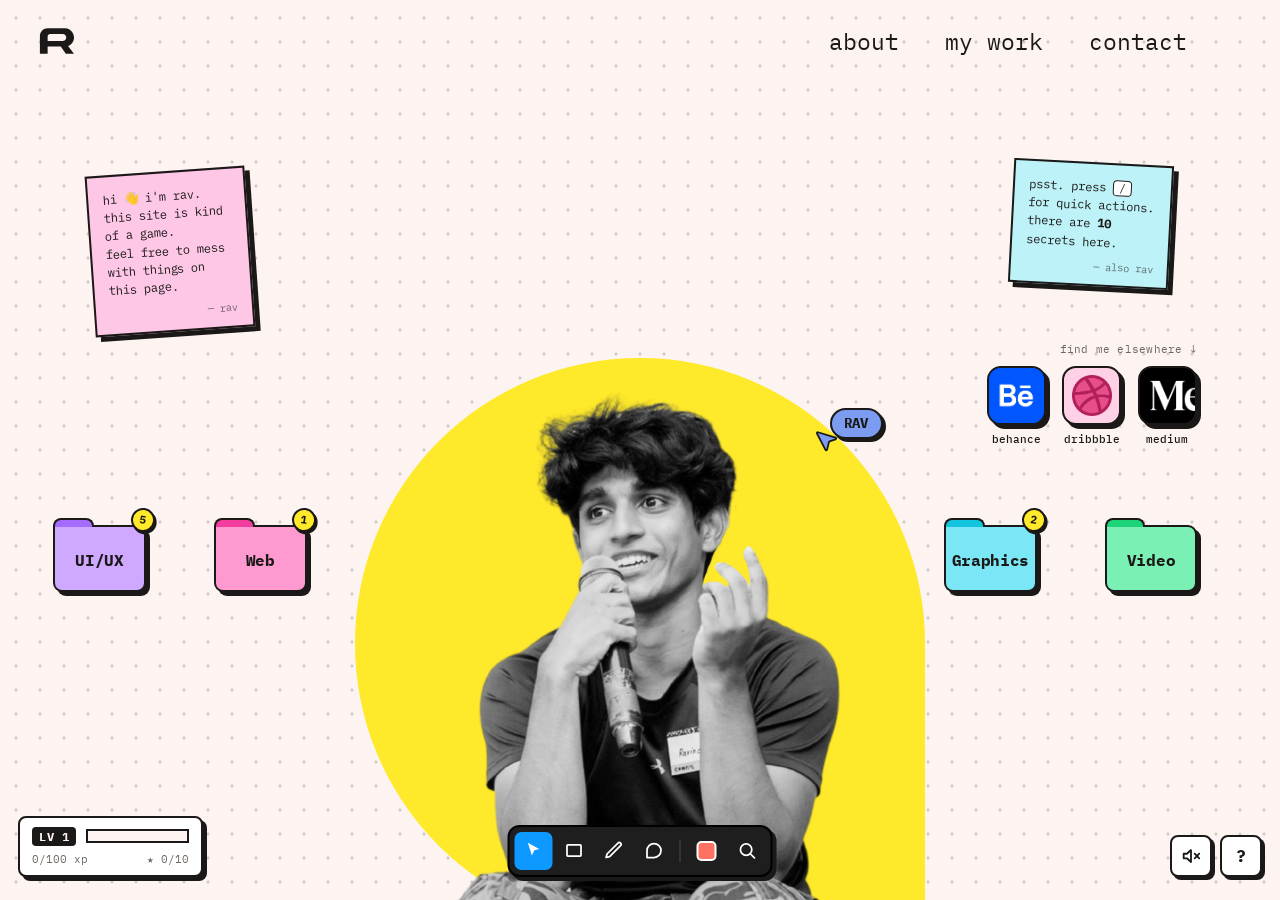
<file: index.html>
<!doctype html>
<html lang="en">
<head>
<meta charset="utf-8">
<meta name="viewport" content="width=device-width, initial-scale=1, viewport-fit=cover">
<title>Rav — Portfolio</title>
<meta name="description" content="Rav's portfolio: UI/UX, web development, graphic design and video editing.">
<link rel="icon" type="image/svg+xml" href="assets/favicon.svg">
<link rel="preconnect" href="https://fonts.googleapis.com">
<link rel="preconnect" href="https://fonts.gstatic.com" crossorigin>
<link href="https://fonts.googleapis.com/css2?family=IBM+Plex+Mono:wght@400;500;600;700&family=Sarpanch:wght@400&display=swap" rel="stylesheet">
<link rel="stylesheet" href="css/style.css">
</head>
<body data-tool="move">

<div class="boot" id="boot" aria-hidden="true">
  <div class="boot-card">
    <b>Rav.fig</b>
    <span class="boot-bar"><i></i></span>
    <small>loading frames…</small>
  </div>
</div>

<header class="topbar">
  <a class="logo" id="logo" href="#" aria-label="Rav — home">
    <svg viewBox="0 0 60 60" fill="currentColor" aria-hidden="true"><path d="M56.8488 24.4345C56.8488 27.5298 55.9766 30.2877 54.2322 32.7083C52.5076 35.129 50.2577 36.875 47.4825 37.9464L56.8488 50H43.9739L35.9456 38.869H15.2208V50H3V22.2208C3 15.4714 8.47144 10 15.2208 10H42.4277C45.084 10 47.5024 10.6548 49.6829 11.9643C51.8634 13.254 53.5979 14.9901 54.8864 17.1726C56.1947 19.3552 56.8488 21.7758 56.8488 24.4345ZM19.2208 18.869C17.0117 18.869 15.2208 20.6599 15.2208 22.869V30H27.1591H39.0975C40.6238 30 41.9222 29.4544 42.9926 28.3631C44.0829 27.2718 44.628 25.9623 44.628 24.4345C44.628 22.9067 44.0829 21.5972 42.9926 20.506C41.9222 19.4147 40.6238 18.869 39.0975 18.869H19.2208Z"/></svg>
  </a>
  <nav class="nav" aria-label="Main">
    <a href="#about" data-open="about">about</a>
    <a href="#work" data-open="work">my work</a>
    <a href="#contact" data-open="contact">contact</a>
  </nav>
</header>

<main class="stage" id="stage">
  <div class="hero" id="hero">
    <div class="arch"></div>
    <img class="photo" src="assets/rav.png" alt="Rav holding a microphone and smiling" draggable="false">
  </div>

  <button class="folder f-uiux" data-cat="uiux" style="--f-bg:#CFA8FF;--f-line:#A66BFF;--i:0">
    <span class="f-inner"><span class="f-tab"></span><span class="f-paper"></span><span class="f-body"></span><span class="f-label">UI/UX</span></span>
  </button>
  <button class="folder f-web" data-cat="web" style="--f-bg:#FF9AD0;--f-line:#F23C9E;--i:1">
    <span class="f-inner"><span class="f-tab"></span><span class="f-paper"></span><span class="f-body"></span><span class="f-label">Web</span></span>
  </button>
  <button class="folder f-graphics" data-cat="graphics" style="--f-bg:#7BE6F5;--f-line:#12C4DD;--i:2">
    <span class="f-inner"><span class="f-tab"></span><span class="f-paper"></span><span class="f-body"></span><span class="f-label">Graphics</span></span>
  </button>
  <button class="folder f-video" data-cat="video" style="--f-bg:#7BF0B5;--f-line:#1ED47A;--i:3">
    <span class="f-inner"><span class="f-tab"></span><span class="f-paper"></span><span class="f-body"></span><span class="f-label">Video</span></span>
  </button>

  <div class="rav-tag" data-tip="drag me" aria-hidden="true"><svg viewBox="0 0 30 29"><path d="M19.241 14.2809L27.8131 11.3182C28.9603 10.9217 28.9312 9.28928 27.7706 8.93395L2.88267 1.31424C1.81923 0.988654 0.889727 2.10587 1.40332 3.09234L13.4708 26.2708C14.0055 27.298 15.5279 27.1133 15.8015 25.988L18.4321 15.1697C18.5329 14.7551 18.8377 14.4202 19.241 14.2809Z" stroke-width="2.5" stroke-linejoin="round"/></svg><span class="pill">RAV</span></div>

  <div class="sticky s1" style="--r:-4deg;--bg:#FFC7E6"><p>hi 👋 i'm rav.<br>this site is kind of a game.<br>feel free to mess with things on this page.</p><span class="by">— rav</span></div>
  <div class="sticky s2" style="--r:3deg;--bg:#BDF3F8"><p>psst. press <kbd>/</kbd> for quick actions.<br>there are <b>10</b> secrets here.</p><span class="by">— also rav</span></div>
</main>

<svg class="ink" id="ink" aria-hidden="true"></svg>
<div class="tool-layer" id="toolLayer"></div>
<div class="windows" id="windows"></div>

<div class="pointer" id="pointer" aria-hidden="true"><svg viewBox="0 0 30 29"><path d="M19.241 14.2809L27.8131 11.3182C28.9603 10.9217 28.9312 9.28928 27.7706 8.93395L2.88267 1.31424C1.81923 0.988654 0.889727 2.10587 1.40332 3.09234L13.4708 26.2708C14.0055 27.298 15.5279 27.1133 15.8015 25.988L18.4321 15.1697C18.5329 14.7551 18.8377 14.4202 19.241 14.2809Z" stroke-width="2.5" stroke-linejoin="round"/></svg><span class="pill"></span></div>

<button class="hud" id="hud" title="Achievements">
  <span class="lv">LV <b id="lvl">1</b></span>
  <span class="xpbar"><i id="xpfill"></i></span>
  <span class="hud-meta"><span id="xptxt">0/100 xp</span><span id="secrets">★ 0/10</span></span>
</button>

<div class="toolbar" role="toolbar" aria-label="Tools">
  <button class="tool is-on" data-tool="move" title="Move (V)" aria-label="Move tool">
    <svg viewBox="0 0 24 24"><path d="M5 3l13 7.2-5.6 1.6L9.6 17.6z" fill="currentColor"/></svg>
  </button>
  <button class="tool" data-tool="rect" title="Rectangle (R)" aria-label="Rectangle tool">
    <svg viewBox="0 0 24 24" fill="none" stroke="currentColor" stroke-width="2"><rect x="4" y="5.5" width="16" height="13" rx="1"/></svg>
  </button>
  <button class="tool" data-tool="pen" title="Pen (P)" aria-label="Pen tool">
    <svg viewBox="0 0 24 24" fill="none" stroke="currentColor" stroke-width="2" stroke-linejoin="round" stroke-linecap="round"><path d="M16.5 3.5a2.1 2.1 0 0 1 3 3L7 19l-4 1 1-4z"/></svg>
  </button>
  <button class="tool" data-tool="comment" title="Comment (C)" aria-label="Comment tool">
    <svg viewBox="0 0 24 24" fill="none" stroke="currentColor" stroke-width="2" stroke-linejoin="round"><path d="M4 12a8 8 0 1 1 8 8H4z"/></svg>
  </button>
  <span class="sep"></span>
  <button class="swatch" id="swatch" title="Color" aria-label="Cycle color"><i></i></button>
  <button class="tool" id="paletteBtn" title="Quick actions (/)" aria-label="Quick actions">
    <svg viewBox="0 0 24 24" fill="none" stroke="currentColor" stroke-width="2" stroke-linecap="round"><circle cx="11" cy="11" r="6.5"/><path d="M16 16l4.5 4.5"/></svg>
  </button>
</div>

<div class="dock">
  <button class="dock-btn" id="soundBtn" title="Sound" aria-label="Toggle sound" aria-pressed="false">
    <svg viewBox="0 0 24 24" fill="none" stroke="currentColor" stroke-width="2" stroke-linejoin="round" stroke-linecap="round"><path d="M4 9.5v5h3.5L12 18.5v-13L7.5 9.5z"/><path class="on" d="M15.5 9a4 4 0 0 1 0 6M18 6.5a8 8 0 0 1 0 11"/><path class="off" d="M16 9.5l5 5M21 9.5l-5 5"/></svg>
  </button>
  <button class="dock-btn" id="helpBtn" title="Shortcuts (?)" aria-label="Shortcuts">?</button>
</div>

<div class="palette-wrap" id="paletteWrap" hidden>
  <div class="palette" role="dialog" aria-label="Quick actions">
    <input id="paletteInput" type="text" placeholder="Search actions…" autocomplete="off" spellcheck="false">
    <ul id="paletteList" role="listbox"></ul>
    <div class="palette-foot"><span>↑↓ navigate</span><span>↵ run</span><span>esc close</span></div>
  </div>
</div>

<ul class="ctx" id="ctx" role="menu" hidden></ul>
<div class="toasts" id="toasts" role="status" aria-live="polite"></div>
<canvas class="confetti" id="confetti" aria-hidden="true"></canvas>

<noscript><p style="position:fixed;bottom:20px;left:20px;font-family:monospace">This portfolio is interactive — please enable JavaScript.</p></noscript>

<script src="js/data.js"></script>
<script src="js/main.js"></script>
</body>
</html>
</file>
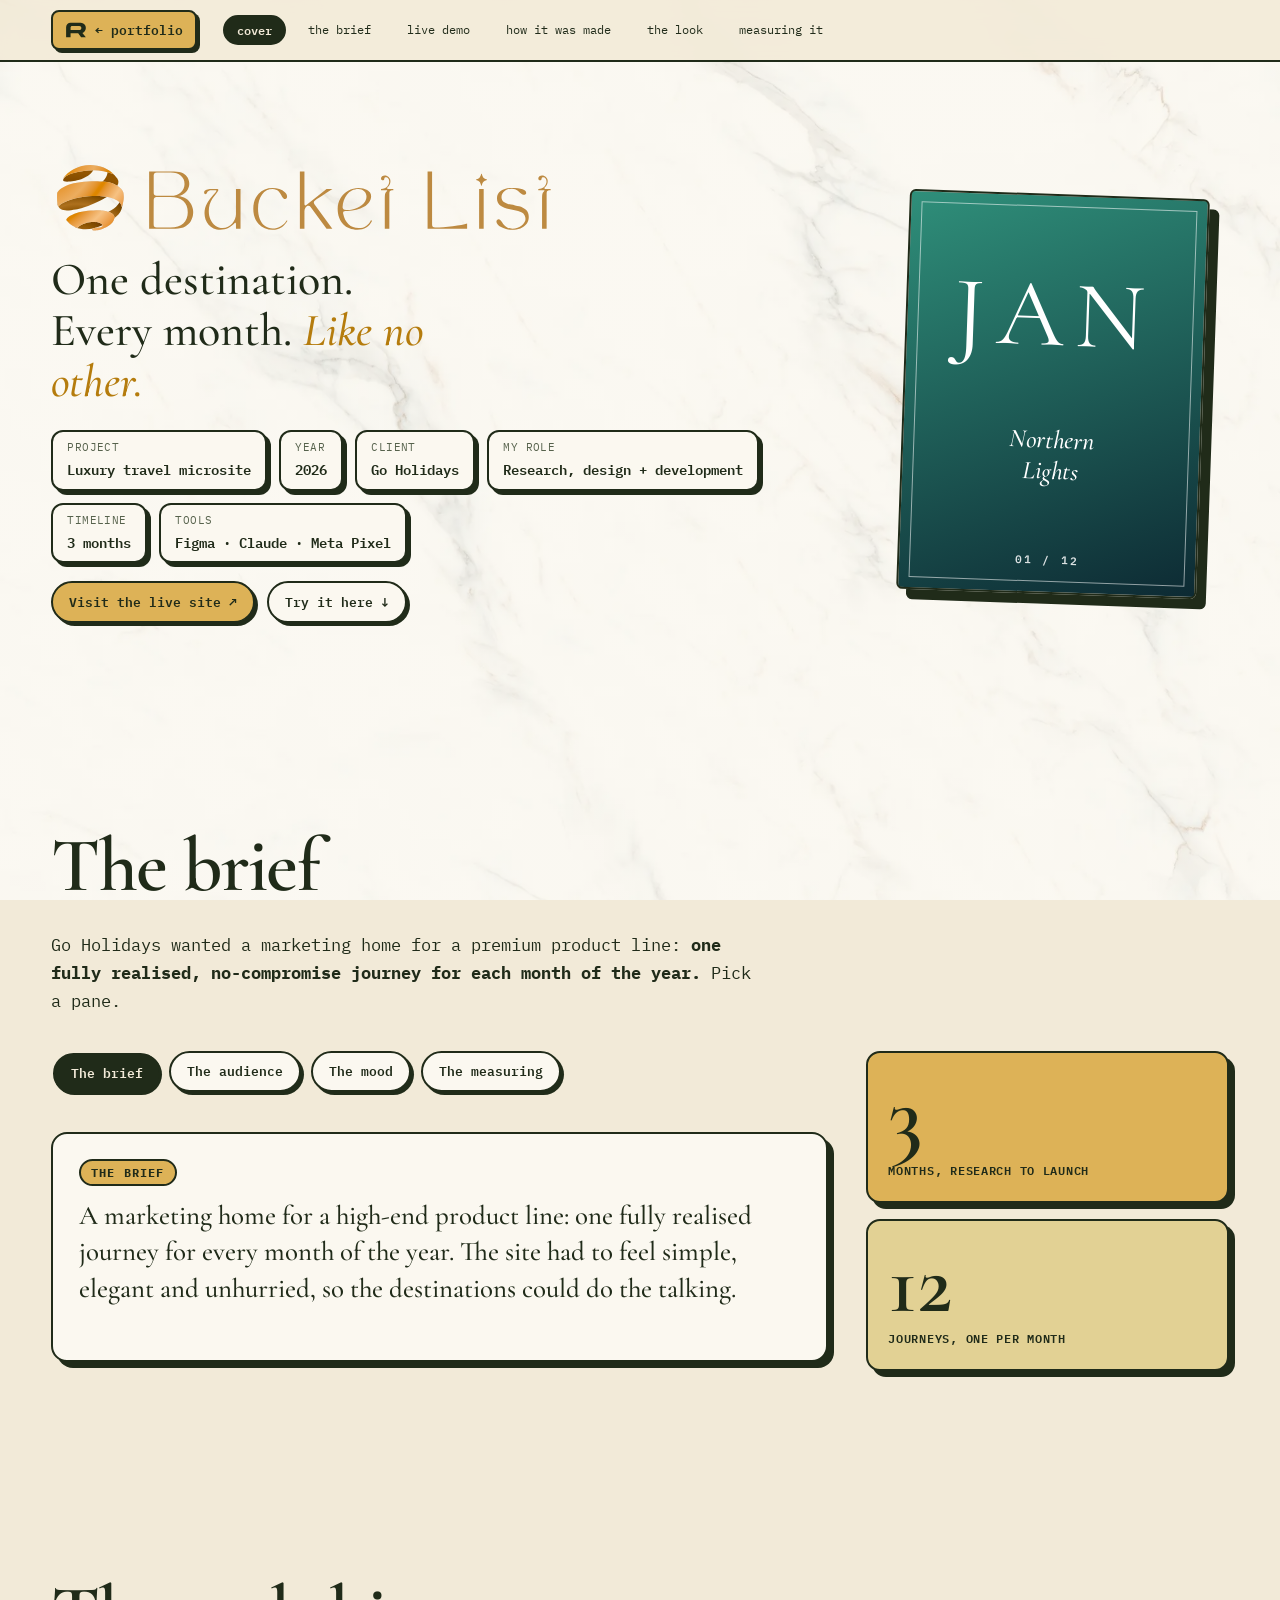
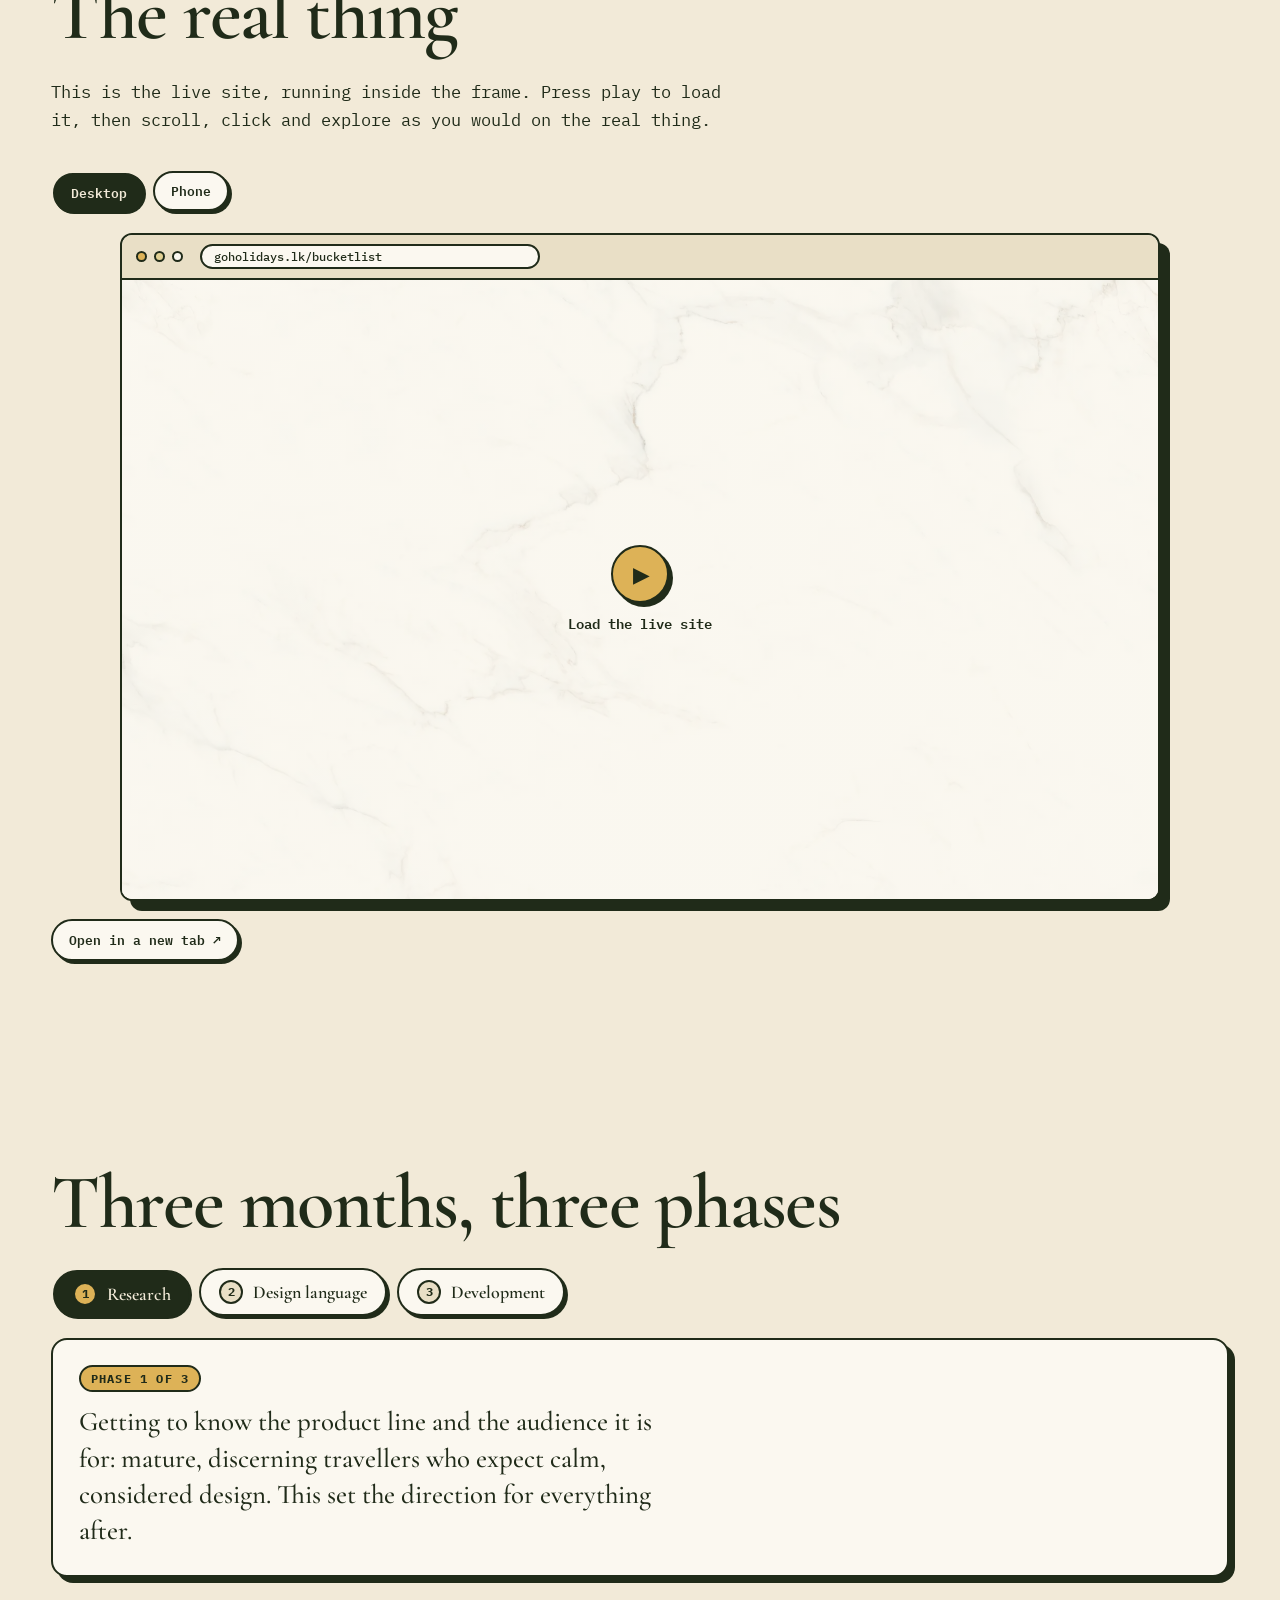
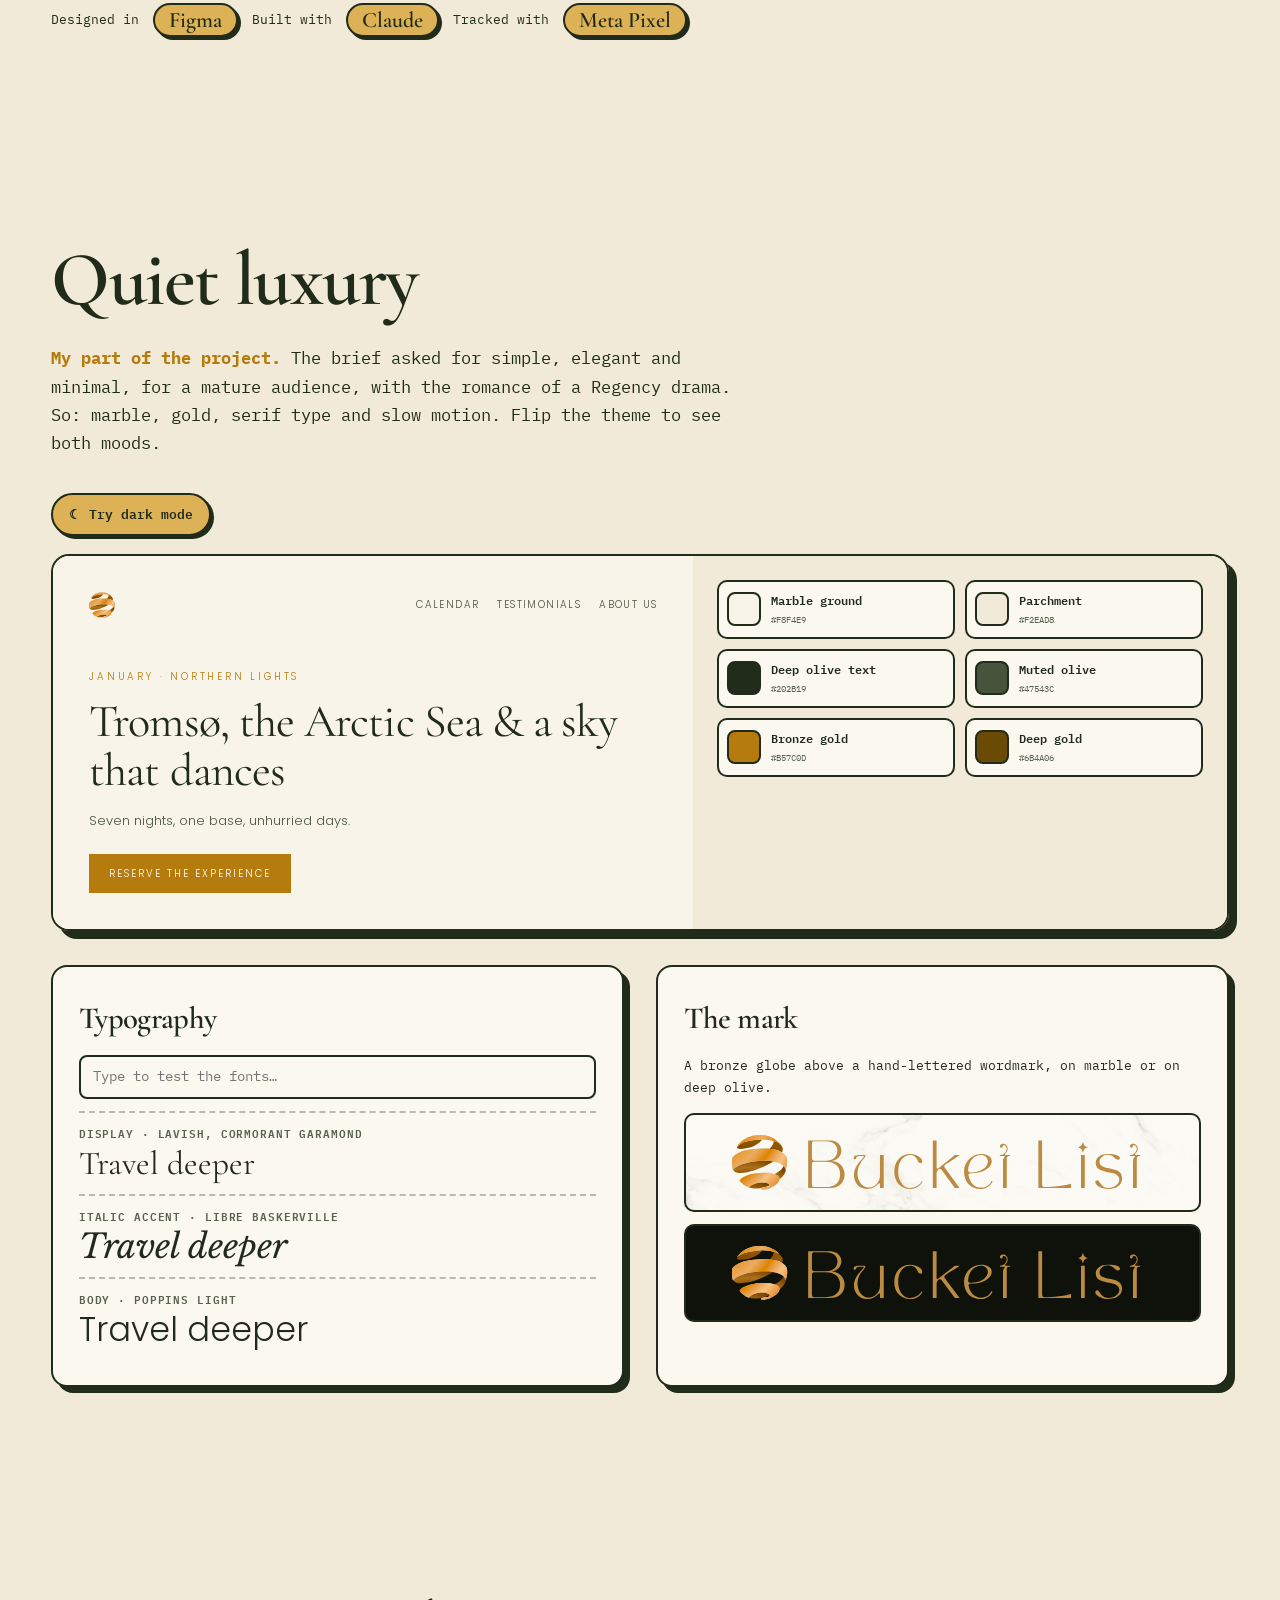
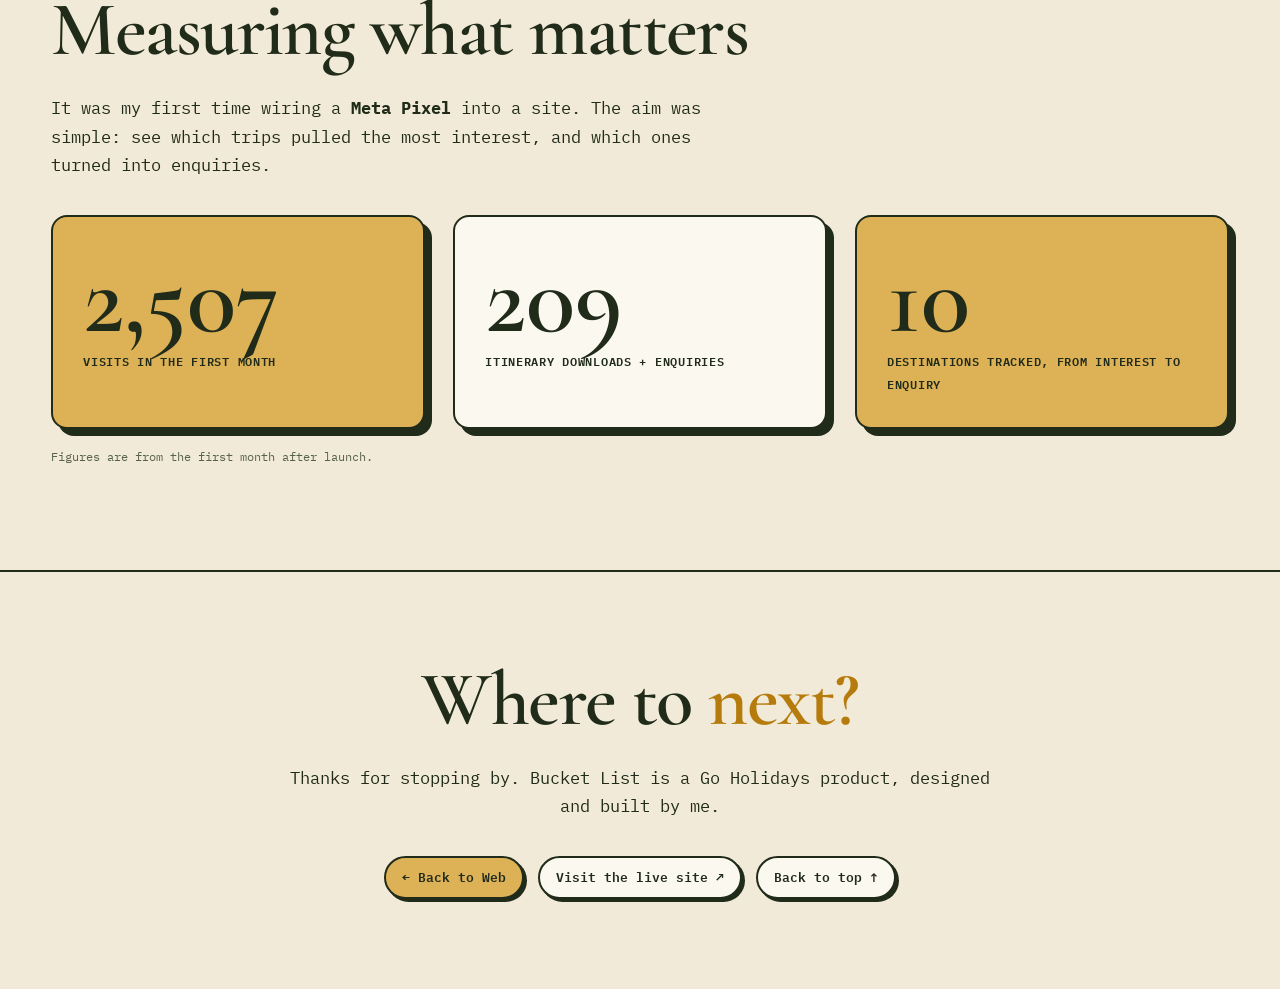
<file: case/bucketlist.html>
<!doctype html>
<html lang="en">
<head>
<meta charset="utf-8">
<meta name="viewport" content="width=device-width, initial-scale=1, viewport-fit=cover">
<title>Bucket List by Go Holidays — Luxury travel microsite · Rav</title>
<meta name="description" content="Bucket List by Go Holidays: a luxury travel microsite with one extraordinary journey for every month. Research, design language and development in three months.">
<link rel="icon" type="image/svg+xml" href="../assets/work/bucketlist/Favicon.svg">
<link rel="preconnect" href="https://fonts.googleapis.com">
<link rel="preconnect" href="https://fonts.gstatic.com" crossorigin>
<link href="https://fonts.googleapis.com/css2?family=IBM+Plex+Mono:wght@400;500;600;700&family=Cormorant+Garamond:ital,wght@0,400;0,500;0,600;0,700;1,400;1,500&family=Poppins:wght@300;400;500&family=Libre+Baskerville:ital@1&family=Lavish&display=swap" rel="stylesheet">
<link rel="stylesheet" href="../css/case-common.css">
<link rel="stylesheet" href="../css/bucketlist.css">
</head>
<body>

<header class="top">
  <div class="top-in">
    <a class="back" href="../index.html#web" data-tip="back to portfolio">
      <svg viewBox="0 0 60 60" aria-hidden="true"><path d="M56.8488 24.4345C56.8488 27.5298 55.9766 30.2877 54.2322 32.7083C52.5076 35.129 50.2577 36.875 47.4825 37.9464L56.8488 50H43.9739L35.9456 38.869H15.2208V50H3V22.2208C3 15.4714 8.47144 10 15.2208 10H42.4277C45.084 10 47.5024 10.6548 49.6829 11.9643C51.8634 13.254 53.5979 14.9901 54.8864 17.1726C56.1947 19.3552 56.8488 21.7758 56.8488 24.4345ZM19.2208 18.869C17.0117 18.869 15.2208 20.6599 15.2208 22.869V30H27.1591H39.0975C40.6238 30 41.9222 29.4544 42.9926 28.3631C44.0829 27.2718 44.628 25.9623 44.628 24.4345C44.628 22.9067 44.0829 21.5972 42.9926 20.506C41.9222 19.4147 40.6238 18.869 39.0975 18.869H19.2208Z"/></svg>
      <span>← portfolio</span>
    </a>
    <nav class="chips" id="chips" aria-label="Sections"></nav>
  </div>
  <div class="bar" id="bar" aria-hidden="true"></div>
</header>

<main>
  <!-- cover -->
  <section class="cover" id="top" data-title="cover">
    <div class="wrap hero">
      <div class="hero-text">
        <button class="brand reveal" id="brand" data-tip="polish me" aria-label="Bucket List logo"><img src="../assets/work/bucketlist/Logo.svg" alt="Bucket List by Go Holidays" width="1080" height="140"></button>
        <p class="tag reveal" style="--d:.1s">One destination. Every month. <em>Like no other.</em></p>
        <div class="meta reveal" style="--d:.18s">
          <div><small>Project</small><b>Luxury travel microsite</b></div>
          <div><small>Year</small><b>2026</b></div>
          <div><small>Client</small><b>Go Holidays</b></div>
          <div><small>My role</small><b>Research, design + development</b></div>
          <div><small>Timeline</small><b>3 months</b></div>
          <div><small>Tools</small><b>Figma · Claude · Meta Pixel</b></div>
        </div>
        <div class="btn-row reveal" style="--d:.24s"><a class="btn" href="https://goholidays.lk/bucketlist/" target="_blank" rel="noopener">Visit the live site ↗</a><a class="btn ghost" href="#live">Try it here ↓</a></div>
      </div>
      <div class="hero-leaf reveal" style="--d:.15s">
        <button class="leaf" id="leaf" data-tip="turn the page" aria-label="Calendar page. Click to turn."><span class="l-mo" id="leafMo">JAN</span><span class="l-dest" id="leafDest">Northern Lights</span><span class="l-no" id="leafNo">01 / 12</span></button>
      </div>
    </div>
  </section>

  <!-- brief -->
  <section id="brief" data-title="the brief">
    <div class="wrap">
      <h2 class="reveal">The brief</h2>
      <p class="lede reveal">Go Holidays wanted a marketing home for a premium product line: <b>one fully realised, no-compromise journey for each month of the year.</b> Pick a pane.</p>
      <div class="brief">
        <div class="brief-main reveal">
          <div class="tabs" id="bTabs" role="tablist"></div>
          <div class="card brief-card"><span class="kicker" id="bKick"></span><p id="bText"></p></div>
        </div>
        <div class="stats reveal" style="--d:.1s">
          <div class="stat"><b data-n="3">0</b><small>months, research to launch</small></div>
          <div class="stat alt"><b data-n="12">0</b><small>journeys, one per month</small></div>
        </div>
      </div>
    </div>
  </section>

  <!-- live -->
  <section id="live" data-title="live demo">
    <div class="wrap">
      <h2 class="reveal">The real thing</h2>
      <p class="lede reveal">This is the live site, running inside the frame. Press play to load it, then scroll, click and explore as you would on the real thing.</p>
      <div class="tabs reveal" id="vTabs" role="tablist"></div>
      <div class="live reveal">
        <div class="dev desk" id="desk">
          <div class="chrome"><i></i><i></i><i></i><span class="url">goholidays.lk/bucketlist</span></div>
          <div class="vp" id="deskVp"><button class="load" data-for="deskVp" data-w="1440"><span>▶</span> Load the live site</button></div>
        </div>
        <div class="dev ph" id="ph" hidden>
          <div class="phone"><div class="screen vp" id="phVp"><button class="load" data-for="phVp" data-w="390"><span>▶</span> Load the live site</button></div></div>
        </div>
      </div>
      <div class="btn-row"><a class="btn ghost" href="https://goholidays.lk/bucketlist/" target="_blank" rel="noopener">Open in a new tab ↗</a></div>
    </div>
  </section>

  <!-- process -->
  <section id="process" data-title="how it was made">
    <div class="wrap">
      <h2 class="reveal">Three months, three phases</h2>
      <div class="steps reveal" id="steps" role="tablist"></div>
      <div class="card step-card reveal" id="stepCard"><span class="kicker" id="stepK"></span><p id="stepT"></p></div>
      <div class="stack reveal"><span>Designed in</span><b>Figma</b><span>Built with</span><b>Claude</b><span>Tracked with</span><b>Meta Pixel</b></div>
    </div>
  </section>

  <!-- brand -->
  <section id="brand-sec" data-title="the look">
    <div class="wrap">
      <h2 class="reveal">Quiet luxury</h2>
      <p class="lede reveal"><b class="hl">My part of the project.</b> The brief asked for simple, elegant and minimal, for a mature audience, with the romance of a Regency drama. So: marble, gold, serif type and slow motion. Flip the theme to see both moods.</p>
      <div class="theme-row reveal"><button class="btn" id="themeBtn" aria-pressed="false">☾ Try dark mode</button></div>
      <div class="look reveal" id="look" data-theme="light">
        <div class="mock">
          <div class="m-nav"><img src="../assets/work/bucketlist/Favicon.svg" alt="" width="26" height="26"><span>Calendar</span><span>Testimonials</span><span>About us</span></div>
          <p class="m-eyebrow">January · Northern Lights</p>
          <h3 class="m-h">Tromsø, the Arctic Sea &amp; a sky that dances</h3>
          <p class="m-p">Seven nights, one base, unhurried days.</p>
          <span class="m-btn">Reserve the experience</span>
        </div>
        <div class="tokens">
          <div class="sw-grid" id="swatches"></div>
        </div>
      </div>
      <div class="brand-grid">
        <div class="card reveal">
          <h3>Typography</h3>
          <input id="tt" class="tt" type="text" maxlength="30" placeholder="Type to test the fonts…" aria-label="Type tester">
          <div id="typeList"></div>
        </div>
        <div class="card reveal" style="--d:.08s">
          <h3>The mark</h3>
          <p class="small">A bronze globe above a hand-lettered wordmark, on marble or on deep olive.</p>
          <div class="logos"><div class="lg light"><img src="../assets/work/bucketlist/Logo.svg" alt="Bucket List logo on marble"></div><div class="lg dark"><img src="../assets/work/bucketlist/Logo.svg" alt="Bucket List logo on dark"></div></div>
        </div>
      </div>
    </div>
  </section>

  <!-- measure -->
  <section id="measure" data-title="measuring it">
    <div class="wrap">
      <h2 class="reveal">Measuring what matters</h2>
      <p class="lede reveal">It was my first time wiring a <b>Meta Pixel</b> into a site. The aim was simple: see which trips pulled the most interest, and which ones turned into enquiries.</p>
      <div class="results">
        <div class="res reveal"><b data-n="3000" data-plus="1">0</b><small>visits in the first month</small></div>
        <div class="res alt reveal" style="--d:.08s"><b data-n="250" data-plus="1">0</b><small>itinerary downloads + enquiries</small></div>
        <div class="res reveal" style="--d:.16s"><b data-n="12">0</b><small>destinations tracked, from interest to enquiry</small></div>
      </div>
      <p class="foot-note reveal">Figures are from the first month after launch.</p>
    </div>
  </section>

  <footer class="end">
    <div class="wrap">
      <h2>Where to <span class="hl">next?</span></h2>
      <p class="lede" style="margin-inline:auto">Thanks for stopping by. Bucket List is a Go Holidays product, designed and built by me.</p>
      <div class="row"><a class="btn" href="../index.html#web">← Back to Web</a><a class="btn ghost" href="https://goholidays.lk/bucketlist/" target="_blank" rel="noopener">Visit the live site ↗</a><button class="btn ghost" id="toTop">Back to top ↑</button></div>
    </div>
  </footer>
</main>

<canvas id="confetti" aria-hidden="true"></canvas>
<div class="pointer" id="pointer" aria-hidden="true"><svg viewBox="0 0 30 29"><path d="M19.241 14.2809L27.8131 11.3182C28.9603 10.9217 28.9312 9.28928 27.7706 8.93395L2.88267 1.31424C1.81923 0.988654 0.889727 2.10587 1.40332 3.09234L13.4708 26.2708C14.0055 27.298 15.5279 27.1133 15.8015 25.988L18.4321 15.1697C18.5329 14.7551 18.8377 14.4202 19.241 14.2809Z" stroke-width="2.5" stroke-linejoin="round"/></svg><span class="pill"></span></div>

<script src="../js/cursor.js"></script>
<script src="../js/kit.js"></script>
<script src="../js/bucketlist.js"></script>
</body>
</html>
</file>
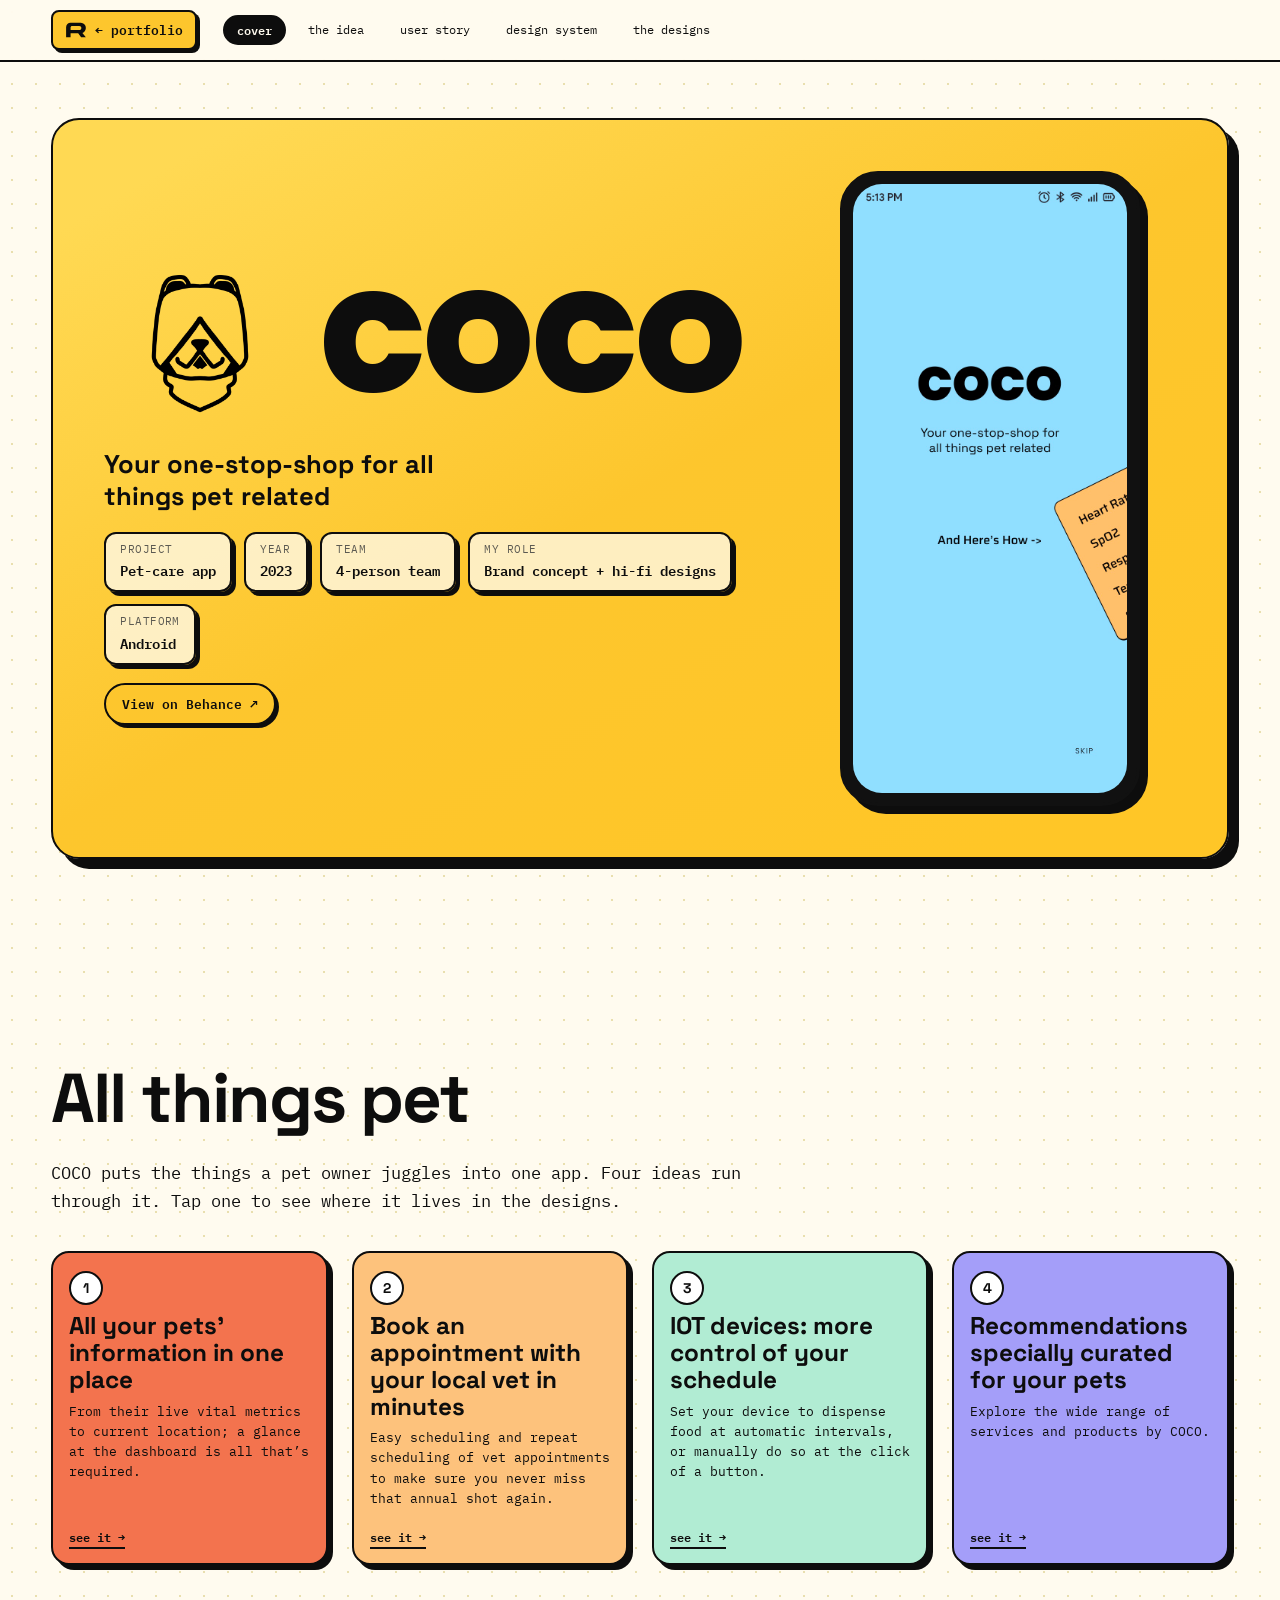
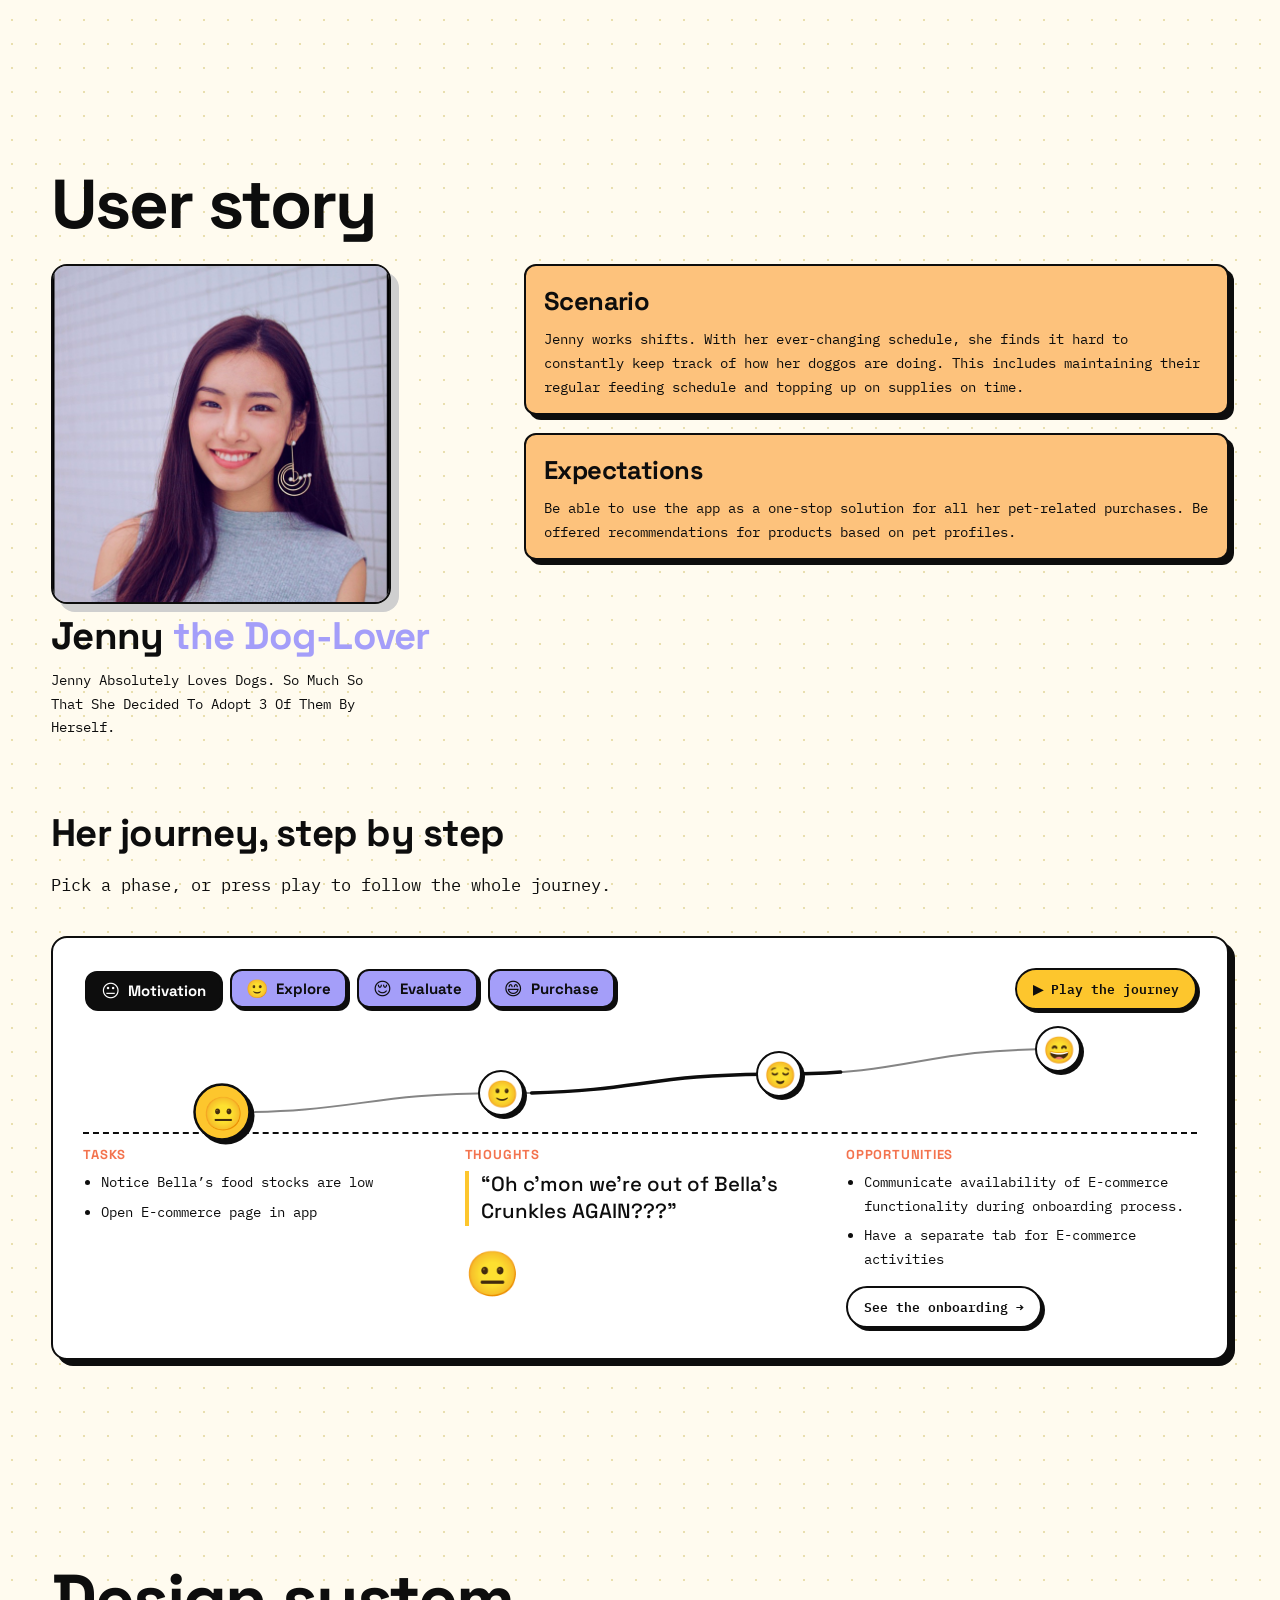
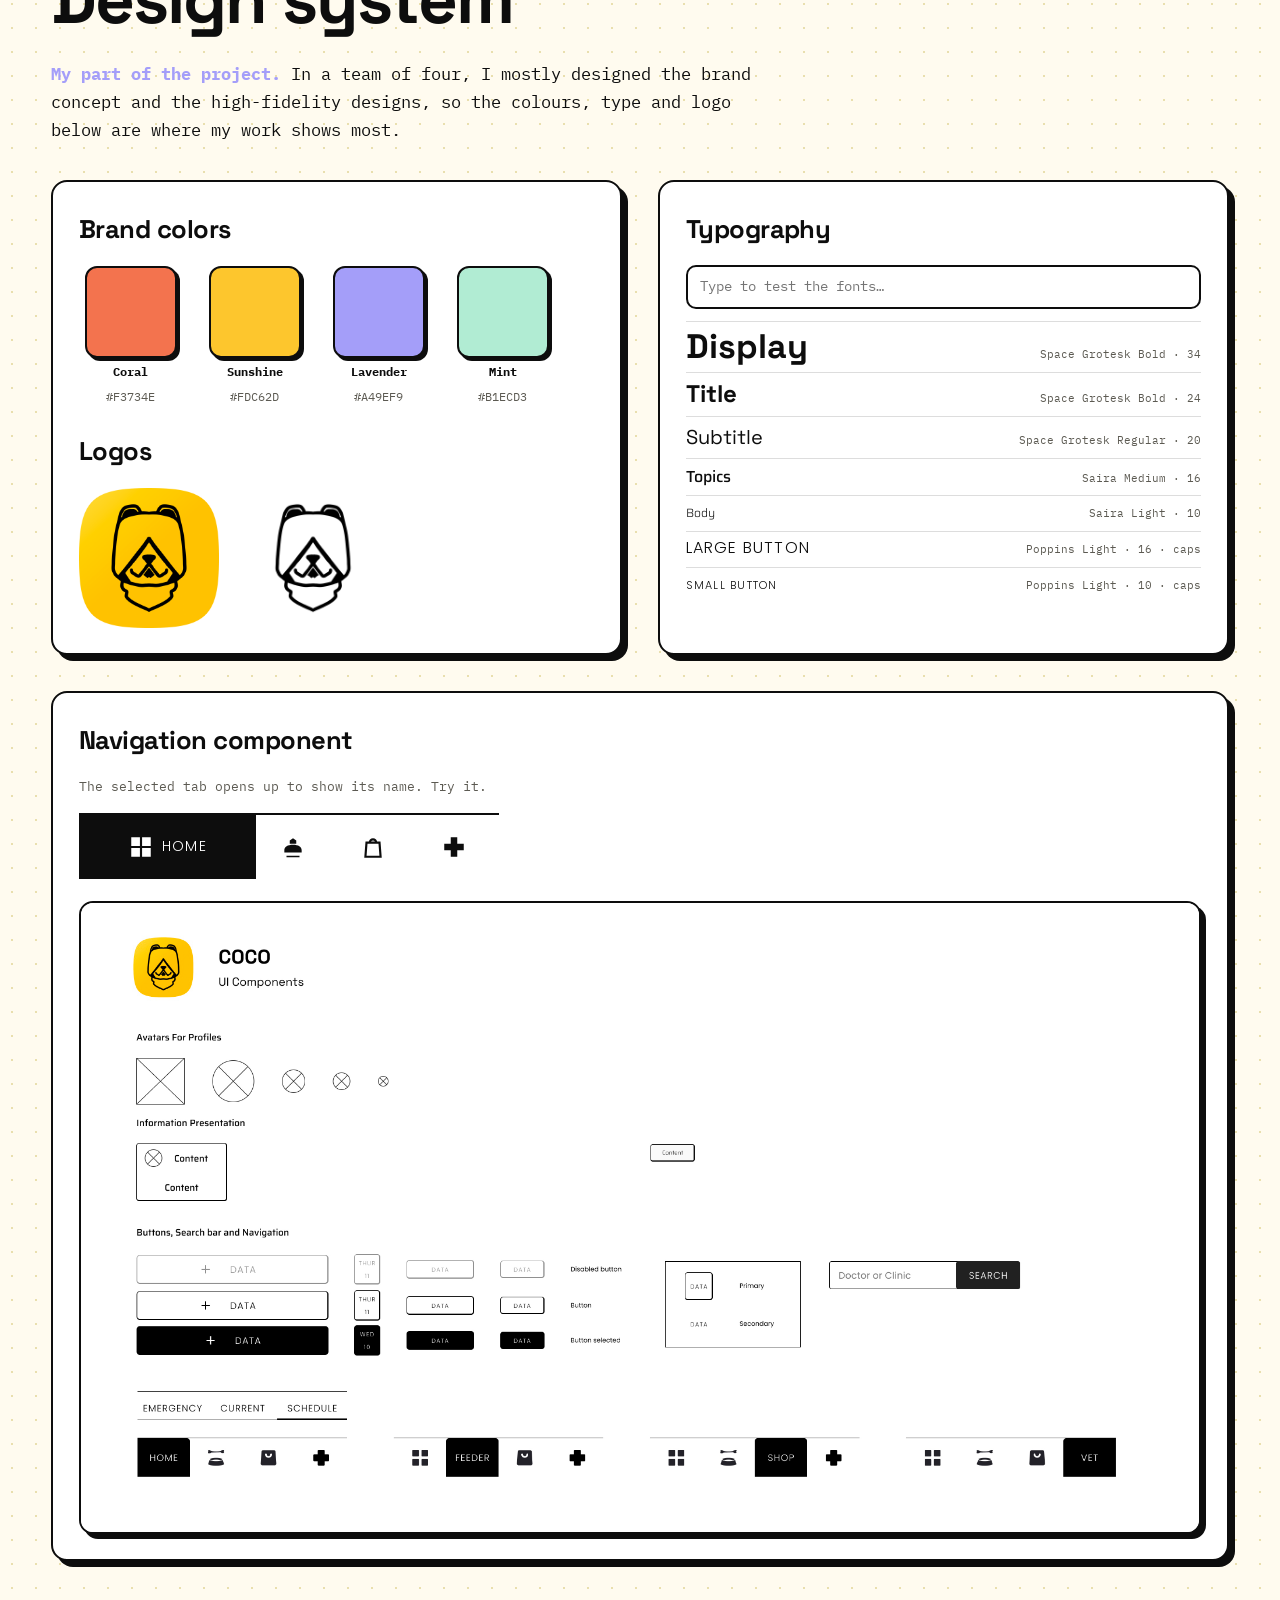
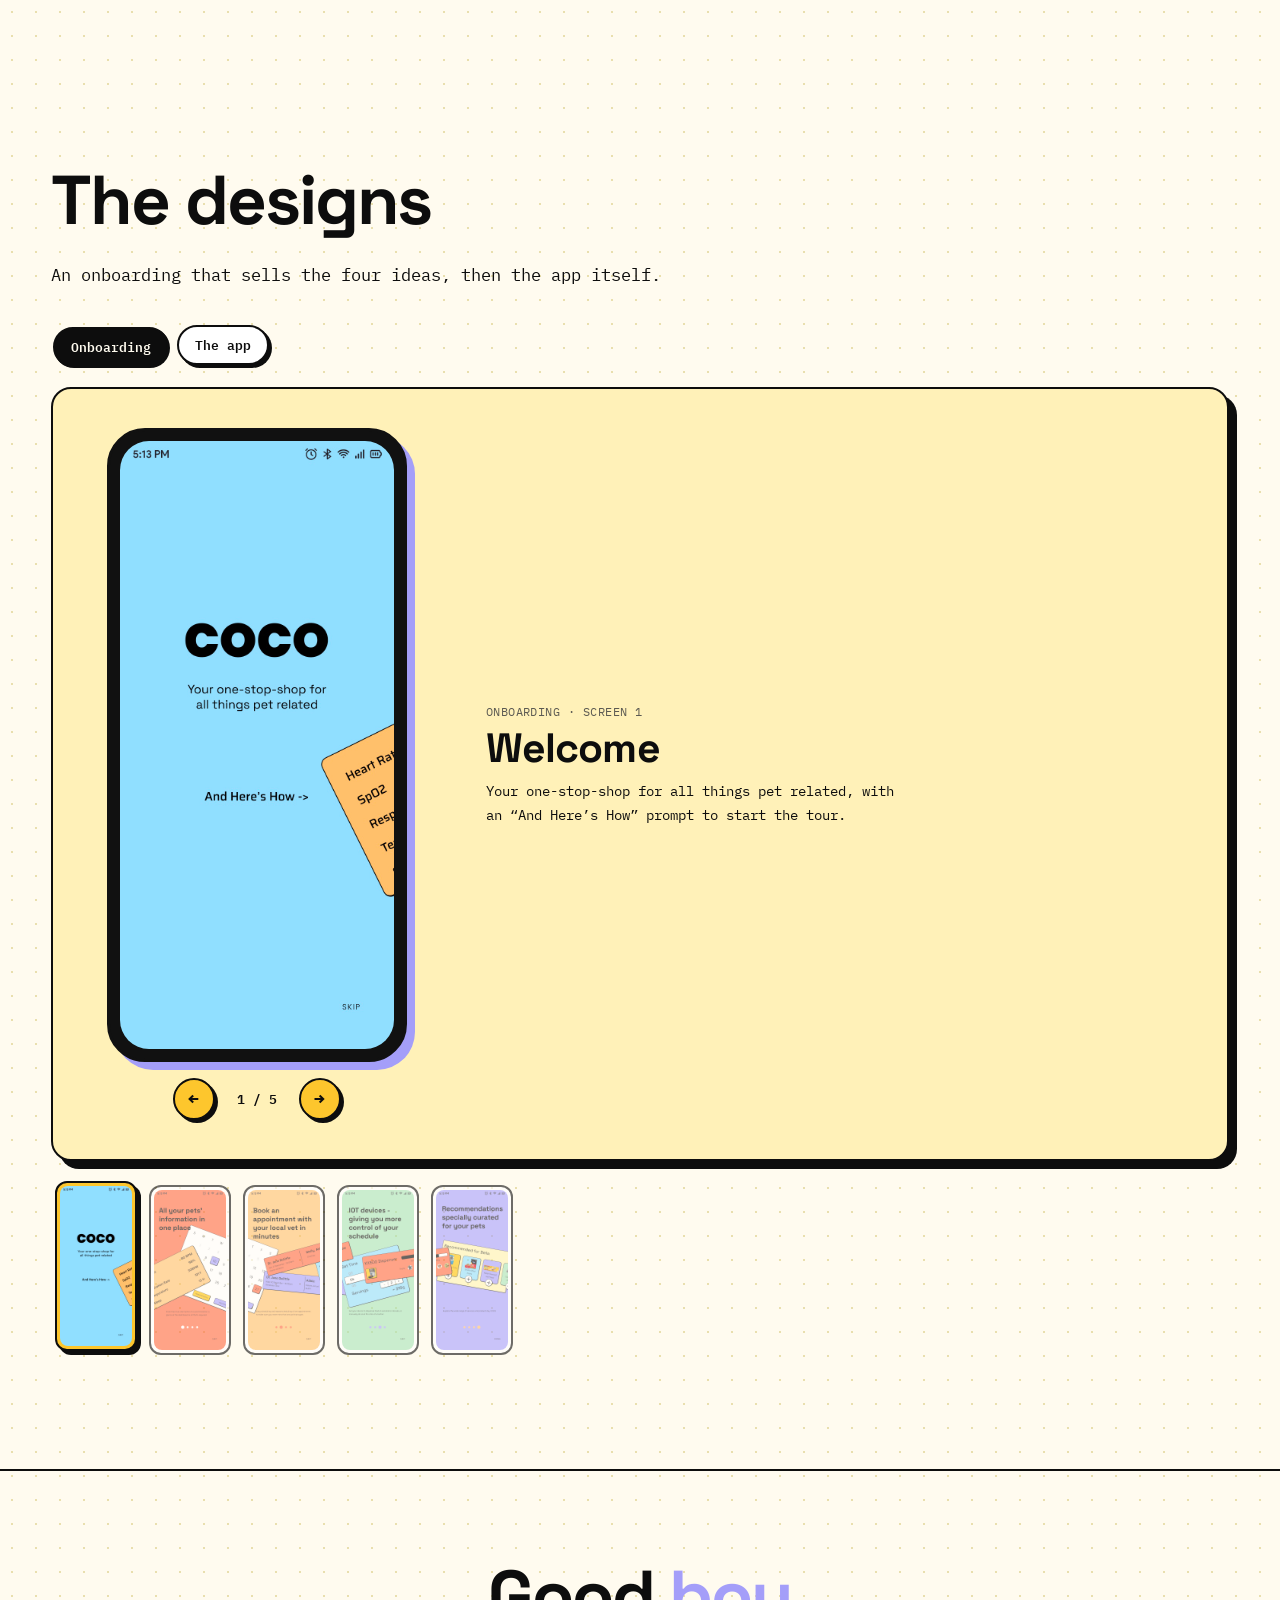
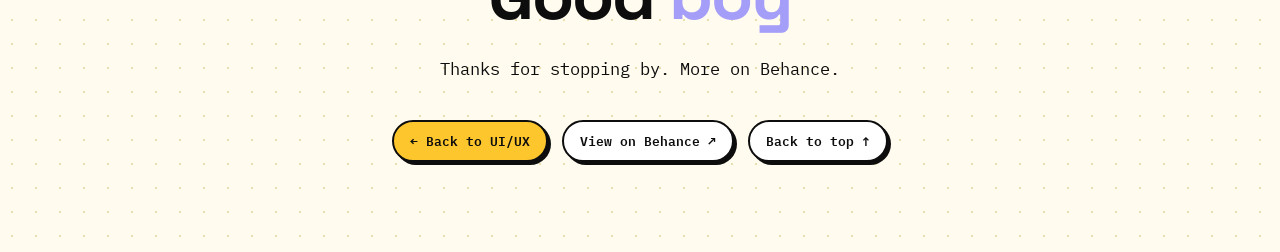
<file: case/coco.html>
<!doctype html>
<html lang="en">
<head>
<meta charset="utf-8">
<meta name="viewport" content="width=device-width, initial-scale=1, viewport-fit=cover">
<title>COCO — UX research + UI · Rav</title>
<meta name="description" content="COCO: a one-stop-shop app for all things pet related. Vet booking, pet health, IoT feeders and a shop, from user story to final screens.">
<link rel="icon" type="image/svg+xml" href="../assets/favicon.svg">
<link rel="preconnect" href="https://fonts.googleapis.com">
<link rel="preconnect" href="https://fonts.gstatic.com" crossorigin>
<link href="https://fonts.googleapis.com/css2?family=IBM+Plex+Mono:wght@400;500;600;700&family=Space+Grotesk:wght@300;400;700&family=Saira:wght@300;500&family=Poppins:wght@300;900&display=swap" rel="stylesheet">
<link rel="stylesheet" href="../css/case-common.css">
<link rel="stylesheet" href="../css/coco.css">
</head>
<body>

<header class="top">
  <div class="top-in">
    <a class="back" href="../index.html#uiux" data-tip="back to portfolio">
      <svg viewBox="0 0 60 60" aria-hidden="true"><path d="M56.8488 24.4345C56.8488 27.5298 55.9766 30.2877 54.2322 32.7083C52.5076 35.129 50.2577 36.875 47.4825 37.9464L56.8488 50H43.9739L35.9456 38.869H15.2208V50H3V22.2208C3 15.4714 8.47144 10 15.2208 10H42.4277C45.084 10 47.5024 10.6548 49.6829 11.9643C51.8634 13.254 53.5979 14.9901 54.8864 17.1726C56.1947 19.3552 56.8488 21.7758 56.8488 24.4345ZM19.2208 18.869C17.0117 18.869 15.2208 20.6599 15.2208 22.869V30H27.1591H39.0975C40.6238 30 41.9222 29.4544 42.9926 28.3631C44.0829 27.2718 44.628 25.9623 44.628 24.4345C44.628 22.9067 44.0829 21.5972 42.9926 20.506C41.9222 19.4147 40.6238 18.869 39.0975 18.869H19.2208Z"/></svg>
      <span>← portfolio</span>
    </a>
    <nav class="chips" id="chips" aria-label="Sections"></nav>
  </div>
  <div class="bar" id="bar" aria-hidden="true"></div>
</header>

<main>
  <!-- cover -->
  <section class="cover" id="top" data-title="cover">
    <div class="wrap hero">
      <div class="hero-text">
        <button class="brand reveal" id="brand" data-tip="woof!" aria-label="COCO logo">
          <img class="mark" src="../assets/work/coco/logo-mark.png" alt="">
          <span class="word">COCO</span>
        </button>
        <p class="tag reveal" style="--d:.1s">Your one-stop-shop for all things pet related</p>
        <div class="meta reveal" style="--d:.18s">
          <div><small>Project</small><b>Pet-care app</b></div>
          <div><small>Year</small><b>2023</b></div>
          <div><small>Team</small><b>4-person team</b></div>
          <div><small>My role</small><b>Brand concept + hi-fi designs</b></div>
          <div><small>Platform</small><b>Android</b></div>
        </div>
        <div class="btn-row reveal" style="--d:.24s"><a class="btn" href="https://www.behance.net/gallery/173471669/COCO-For-all-your-pets-needs" target="_blank" rel="noopener">View on Behance ↗</a></div>
      </div>
      <div class="hero-phone reveal" style="--d:.15s"><div class="phone" id="heroPhone" data-tip="tilt me"><div class="screen"><img src="../assets/work/coco/onboarding/ob-1.jpg" alt="COCO splash screen"></div></div></div>
    </div>
  </section>

  <!-- idea -->
  <section id="idea" data-title="the idea">
    <div class="wrap">
      <h2 class="reveal">All things pet</h2>
      <p class="lede reveal">COCO puts the things a pet owner juggles into one app. Four ideas run through it. Tap one to see where it lives in the designs.</p>
      <div class="pillars" id="pillars"></div>
    </div>
  </section>

  <!-- research -->
  <section id="research" data-title="user story">
    <div class="wrap">
      <h2 class="reveal">User story</h2>
      <div class="persona">
        <div class="p-card reveal">
          <div class="p-photo"><img src="../assets/work/coco/persona.jpg" alt="Jenny, the persona"></div>
          <h3>Jenny <span class="hl">the Dog-Lover</span></h3>
          <p>Jenny Absolutely Loves Dogs. So Much So That She Decided To Adopt 3 Of Them By Herself.</p>
        </div>
        <div class="p-notes reveal" style="--d:.1s">
          <div class="note orange"><h3>Scenario</h3><p>Jenny works shifts. With her ever-changing schedule, she finds it hard to constantly keep track of how her doggos are doing. This includes maintaining their regular feeding schedule and topping up on supplies on time.</p></div>
          <div class="note orange"><h3>Expectations</h3><p>Be able to use the app as a one-stop solution for all her pet-related purchases. Be offered recommendations for products based on pet profiles.</p></div>
        </div>
      </div>
      <h3 class="sub reveal">Her journey, step by step</h3>
      <p class="lede reveal">Pick a phase, or press play to follow the whole journey.</p>
      <div class="journey card reveal" id="journey">
        <div class="j-top">
          <div class="j-phases" id="jPhases" role="tablist"></div>
          <button class="btn" id="jPlay">▶ Play the journey</button>
        </div>
        <svg class="j-curve" id="jCurve" viewBox="0 0 400 70" preserveAspectRatio="none" aria-hidden="true"><path id="jPath" d="" /></svg>
        <div class="j-body">
          <div><h4>Tasks</h4><ul id="jTasks"></ul></div>
          <div class="j-thought"><h4>Thoughts</h4><blockquote id="jThought"></blockquote><div class="j-face" id="jFace"></div></div>
          <div><h4>Opportunities</h4><ul id="jOpp"></ul><button class="btn ghost" id="jGo" hidden></button></div>
        </div>
      </div>
    </div>
  </section>

  <!-- design system -->
  <section id="system" data-title="design system">
    <div class="wrap">
      <h2 class="reveal">Design system</h2>
      <p class="lede reveal"><b class="hl">My part of the project.</b> In a team of four, I mostly designed the brand concept and the high-fidelity designs, so the colours, type and logo below are where my work shows most.</p>
      <div class="sys">
        <div class="card reveal">
          <h3>Brand colors</h3>
          <div class="swatches" id="swatches"></div>
          <h3 class="mt">Logos</h3>
          <div class="logos"><img src="../assets/work/coco/logo-icon.png" alt="COCO app icon"><img class="plain" src="../assets/work/coco/logo-mark.png" alt="COCO dog mark"></div>
        </div>
        <div class="card reveal" style="--d:.08s">
          <h3>Typography</h3>
          <input id="tt" class="tt" type="text" maxlength="26" placeholder="Type to test the fonts…" aria-label="Type tester">
          <div id="typeList"></div>
        </div>
        <div class="card nav-card reveal" style="--d:.16s">
          <h3>Navigation component</h3>
          <p class="small">The selected tab opens up to show its name. Try it.</p>
          <div class="tabbar" id="tabbar" role="tablist"></div>
          <button class="comp" id="compBtn" data-tip="zoom"><img src="../assets/work/coco/components.jpg" alt="COCO UI components sheet" loading="lazy"></button>
        </div>
      </div>
    </div>
  </section>

  <!-- screens -->
  <section id="screens" data-title="the designs">
    <div class="wrap">
      <h2 class="reveal">The designs</h2>
      <p class="lede reveal">An onboarding that sells the four ideas, then the app itself.</p>
      <div class="tabs reveal" id="walkTabs" role="tablist"></div>
      <div class="walk reveal">
        <div class="phone-col">
          <div class="phone" id="phone" tabindex="0" aria-label="Screen viewer. Use arrow keys to change screens."><div class="screen"><img id="phoneImg" src="" alt=""></div></div>
          <div class="ctrls"><button class="rnd" id="prev" aria-label="Previous screen">←</button><span class="count" id="count"></span><button class="rnd" id="next" aria-label="Next screen">→</button></div>
        </div>
        <div class="info">
          <p class="step-label" id="stepLabel"></p>
          <h3 id="stepTitle"></h3>
          <p id="stepNote"></p>
        </div>
      </div>
      <div class="strip reveal" id="strip" aria-label="All screens"></div>
    </div>
  </section>

  <footer class="end">
    <div class="wrap">
      <h2>Good <span class="hl">boy</span></h2>
      <p class="lede" style="margin-inline:auto">Thanks for stopping by. More on Behance.</p>
      <div class="row"><a class="btn" href="../index.html#uiux">← Back to UI/UX</a><a class="btn ghost" href="https://www.behance.net/gallery/173471669/COCO-For-all-your-pets-needs" target="_blank" rel="noopener">View on Behance ↗</a><button class="btn ghost" id="toTop">Back to top ↑</button></div>
    </div>
  </footer>
</main>

<div class="lb" id="lb" hidden role="dialog" aria-label="Zoomed image"><button class="x" aria-label="Close">✕</button><img id="lbImg" alt=""></div>
<canvas id="confetti" aria-hidden="true"></canvas>
<div class="pointer" id="pointer" aria-hidden="true"><svg viewBox="0 0 30 29"><path d="M19.241 14.2809L27.8131 11.3182C28.9603 10.9217 28.9312 9.28928 27.7706 8.93395L2.88267 1.31424C1.81923 0.988654 0.889727 2.10587 1.40332 3.09234L13.4708 26.2708C14.0055 27.298 15.5279 27.1133 15.8015 25.988L18.4321 15.1697C18.5329 14.7551 18.8377 14.4202 19.241 14.2809Z" stroke-width="2.5" stroke-linejoin="round"/></svg><span class="pill"></span></div>

<script src="../js/cursor.js"></script>
<script src="../js/kit.js"></script>
<script src="../js/coco.js"></script>
</body>
</html>
</file>
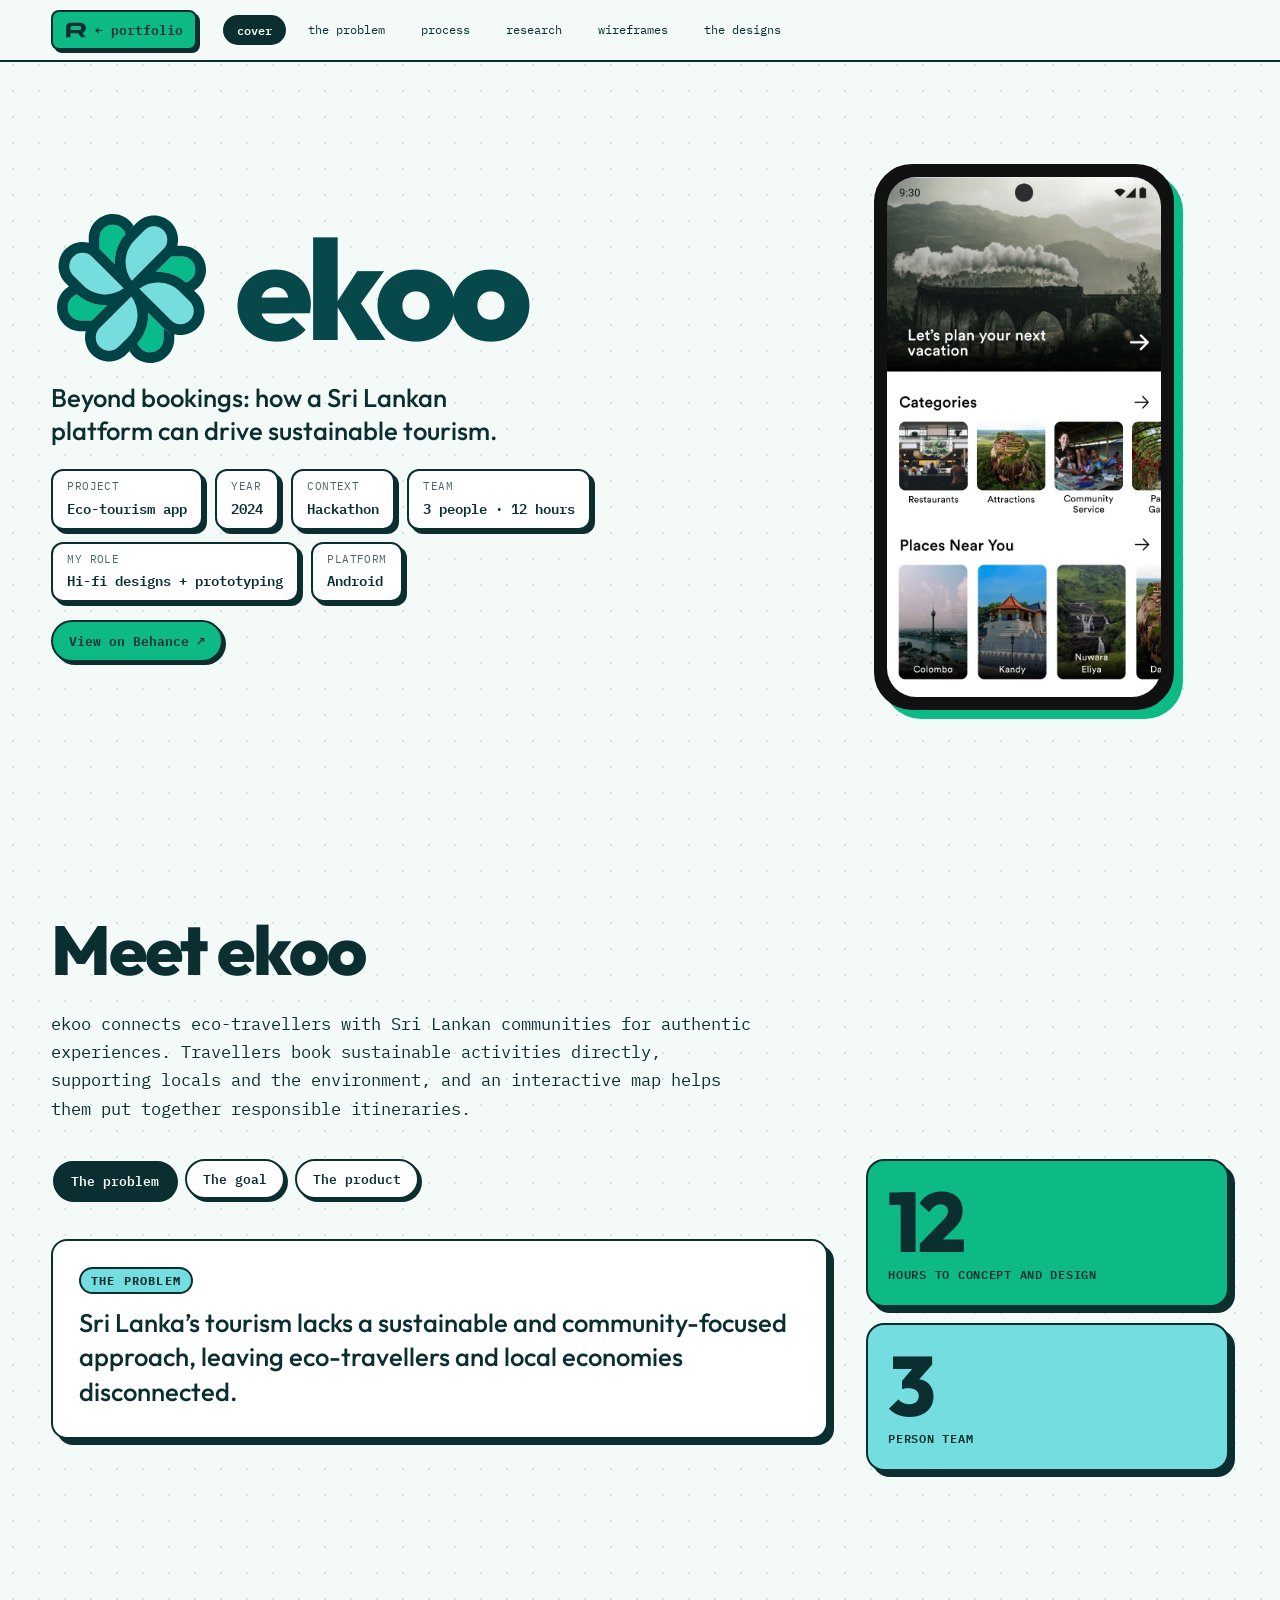
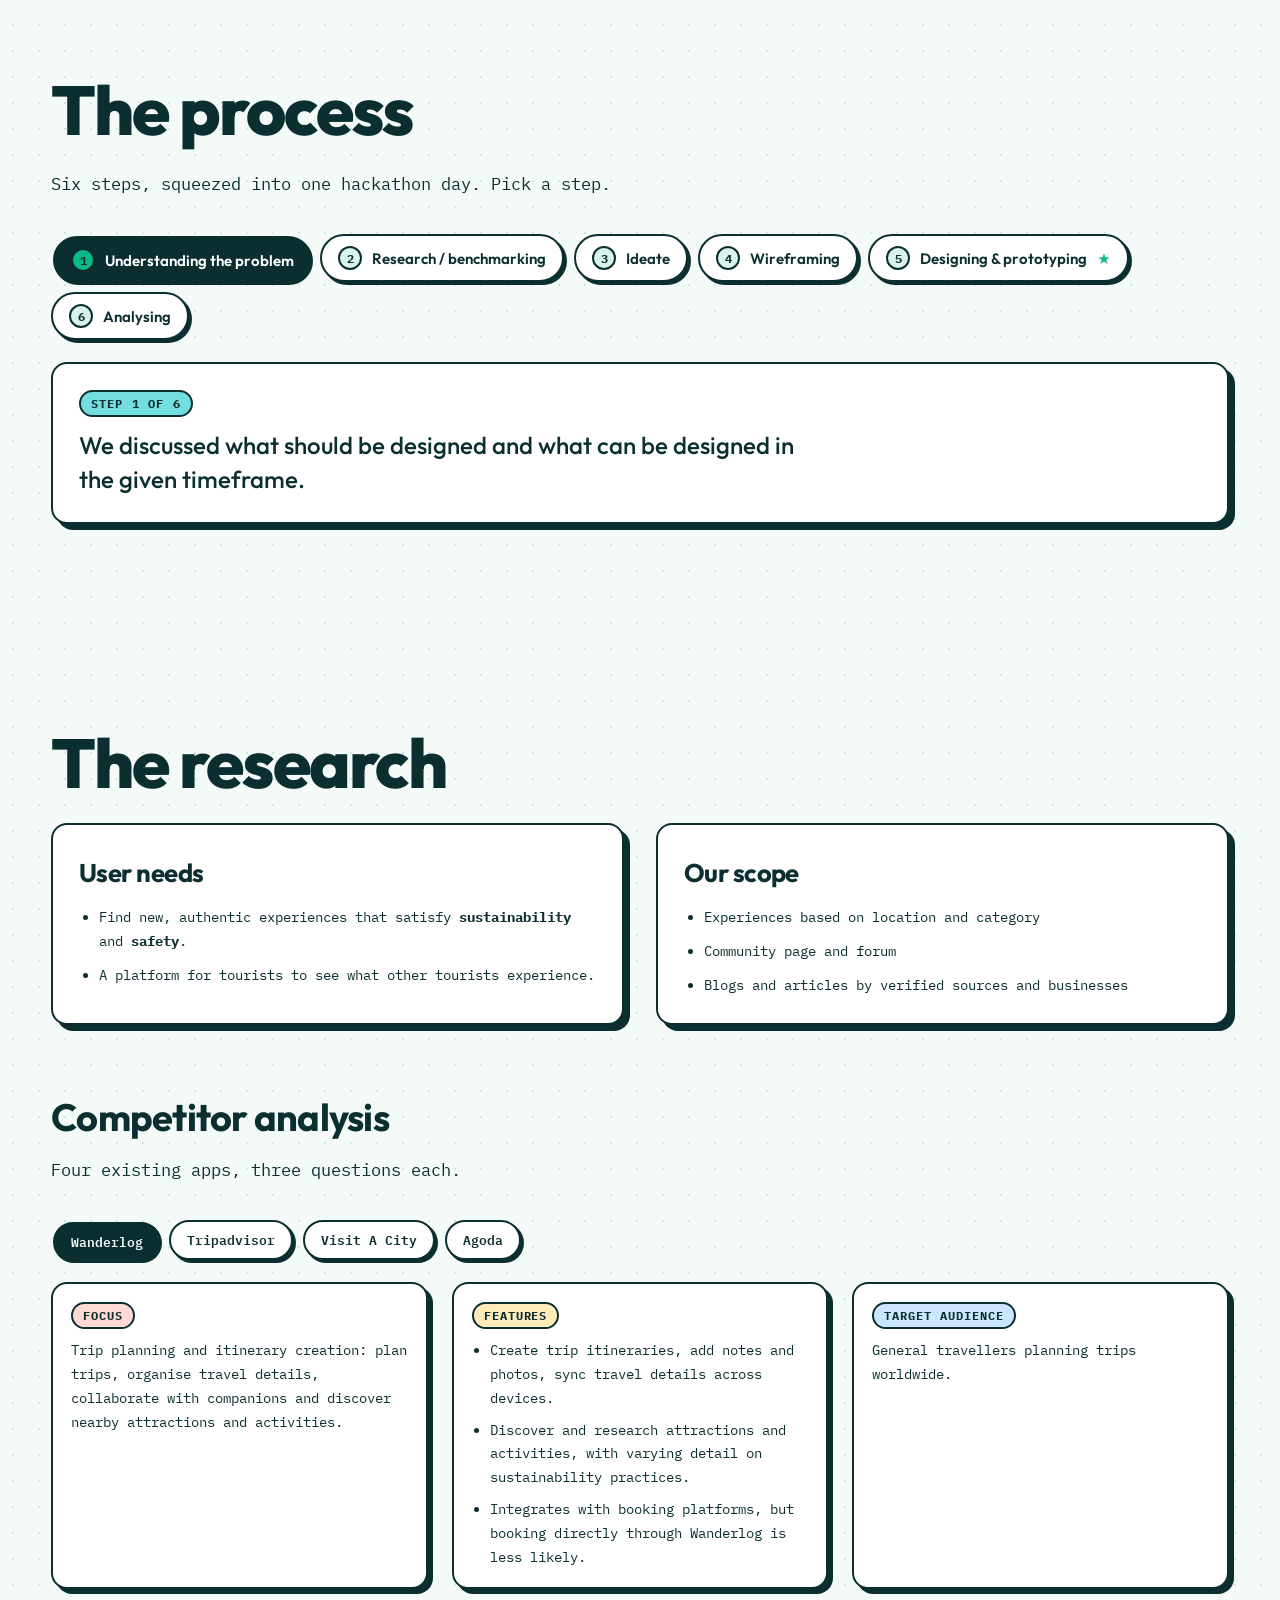
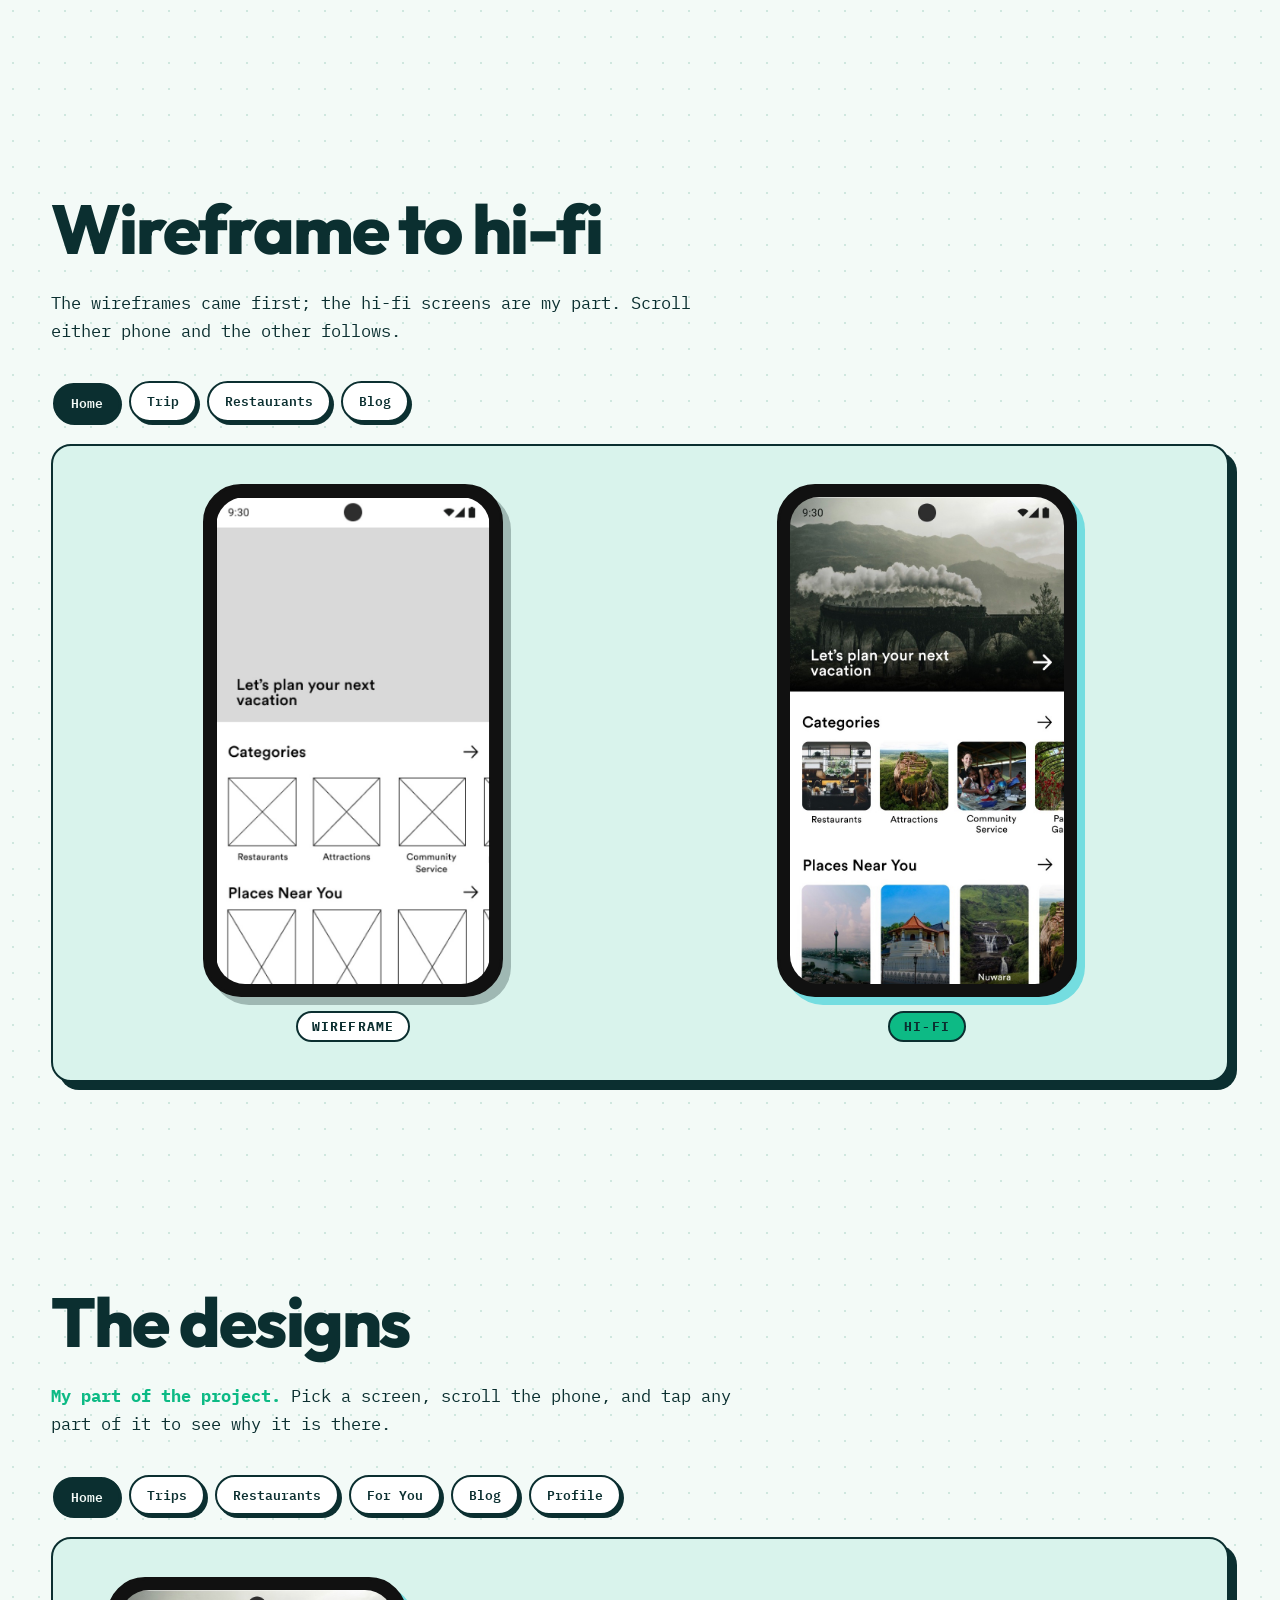
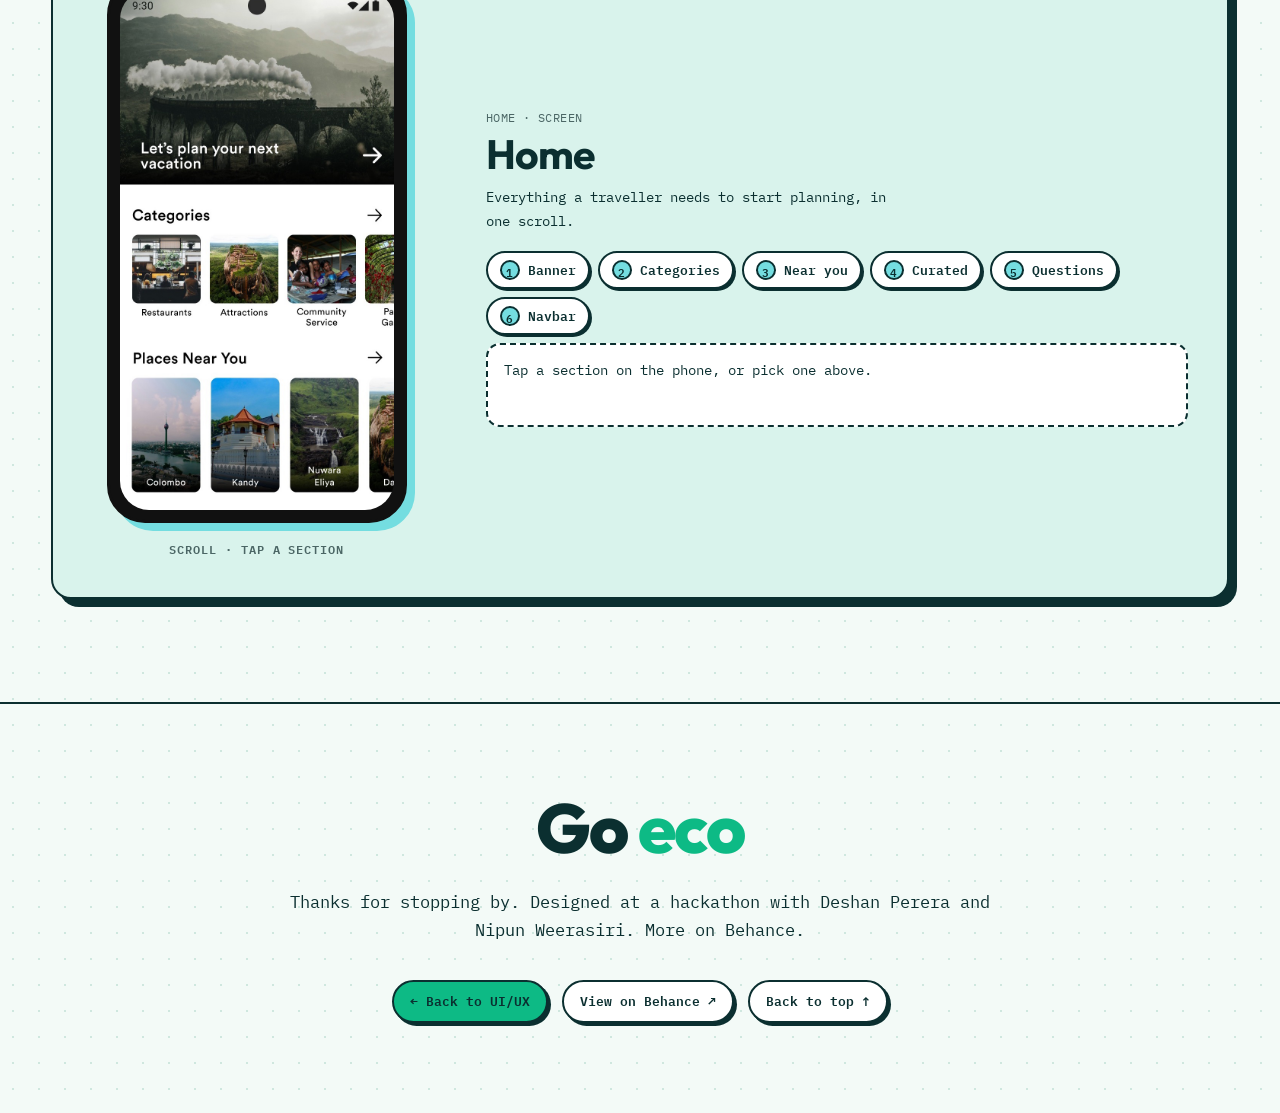
<file: case/ekoo.html>
<!doctype html>
<html lang="en">
<head>
<meta charset="utf-8">
<meta name="viewport" content="width=device-width, initial-scale=1, viewport-fit=cover">
<title>ekoo — Sustainable tourism app · Rav</title>
<meta name="description" content="ekoo: a hackathon app that connects eco-travellers with Sri Lankan communities. Hi-fidelity designs and prototyping, designed in 12 hours.">
<link rel="icon" type="image/svg+xml" href="../assets/favicon.svg">
<link rel="preconnect" href="https://fonts.googleapis.com">
<link rel="preconnect" href="https://fonts.gstatic.com" crossorigin>
<link href="https://fonts.googleapis.com/css2?family=IBM+Plex+Mono:wght@400;500;600;700&family=Outfit:wght@400;500;600;700;800&display=swap" rel="stylesheet">
<link rel="stylesheet" href="../css/case-common.css">
<link rel="stylesheet" href="../css/ekoo.css">
</head>
<body>

<header class="top">
  <div class="top-in">
    <a class="back" href="../index.html#uiux" data-tip="back to portfolio">
      <svg viewBox="0 0 60 60" aria-hidden="true"><path d="M56.8488 24.4345C56.8488 27.5298 55.9766 30.2877 54.2322 32.7083C52.5076 35.129 50.2577 36.875 47.4825 37.9464L56.8488 50H43.9739L35.9456 38.869H15.2208V50H3V22.2208C3 15.4714 8.47144 10 15.2208 10H42.4277C45.084 10 47.5024 10.6548 49.6829 11.9643C51.8634 13.254 53.5979 14.9901 54.8864 17.1726C56.1947 19.3552 56.8488 21.7758 56.8488 24.4345ZM19.2208 18.869C17.0117 18.869 15.2208 20.6599 15.2208 22.869V30H27.1591H39.0975C40.6238 30 41.9222 29.4544 42.9926 28.3631C44.0829 27.2718 44.628 25.9623 44.628 24.4345C44.628 22.9067 44.0829 21.5972 42.9926 20.506C41.9222 19.4147 40.6238 18.869 39.0975 18.869H19.2208Z"/></svg>
      <span>← portfolio</span>
    </a>
    <nav class="chips" id="chips" aria-label="Sections"></nav>
  </div>
  <div class="bar" id="bar" aria-hidden="true"></div>
</header>

<main>
  <!-- cover -->
  <section class="cover" id="top" data-title="cover">
    <div class="wrap hero">
      <div class="hero-text">
        <button class="brand reveal" id="brand" data-tip="spin me" aria-label="ekoo logo">
          <img class="mark" src="../assets/work/ekoo/logo.svg" alt="" width="120" height="120">
          <span class="word">ekoo</span>
        </button>
        <p class="tag reveal" style="--d:.1s">Beyond bookings: how a Sri Lankan platform can drive sustainable tourism.</p>
        <div class="meta reveal" style="--d:.18s">
          <div><small>Project</small><b>Eco-tourism app</b></div>
          <div><small>Year</small><b>2024</b></div>
          <div><small>Context</small><b>Hackathon</b></div>
          <div><small>Team</small><b>3 people · 12 hours</b></div>
          <div><small>My role</small><b>Hi-fi designs + prototyping</b></div>
          <div><small>Platform</small><b>Android</b></div>
        </div>
        <div class="btn-row reveal" style="--d:.24s"><a class="btn" href="https://www.behance.net/gallery/217821827/Beyond-Bookings-Case-Study" target="_blank" rel="noopener">View on Behance ↗</a></div>
      </div>
      <div class="hero-phone reveal" style="--d:.15s">
        <div class="phone" data-tip="ekoo home"><div class="screen scroll auto"><img src="../assets/work/ekoo/s/home.jpg" alt="ekoo home screen"></div></div>
      </div>
    </div>
  </section>

  <!-- problem -->
  <section id="problem" data-title="the problem">
    <div class="wrap">
      <h2 class="reveal">Meet ekoo</h2>
      <p class="lede reveal">ekoo connects eco-travellers with Sri Lankan communities for authentic experiences. Travellers book sustainable activities directly, supporting locals and the environment, and an interactive map helps them put together responsible itineraries.</p>
      <div class="prob">
        <div class="prob-main reveal">
          <div class="tabs" id="pTabs" role="tablist"></div>
          <div class="card prob-card"><span class="kicker" id="pKick"></span><p id="pText"></p></div>
        </div>
        <div class="stats reveal" style="--d:.1s">
          <div class="stat" data-tip="that's tight"><b data-n="12">0</b><small>hours to concept and design</small></div>
          <div class="stat alt"><b data-n="3">0</b><small>person team</small></div>
        </div>
      </div>
    </div>
  </section>

  <!-- process -->
  <section id="process" data-title="process">
    <div class="wrap">
      <h2 class="reveal">The process</h2>
      <p class="lede reveal">Six steps, squeezed into one hackathon day. Pick a step.</p>
      <div class="steps reveal" id="steps" role="tablist"></div>
      <div class="card step-card reveal" id="stepCard"><span class="kicker" id="stepK"></span><p id="stepT"></p><span class="mine" id="stepMine" hidden>my part ★</span></div>
    </div>
  </section>

  <!-- research -->
  <section id="research" data-title="research">
    <div class="wrap">
      <h2 class="reveal">The research</h2>
      <div class="rs-grid">
        <div class="card reveal"><h3>User needs</h3><ul class="plain"><li>Find new, authentic experiences that satisfy <b>sustainability</b> and <b>safety</b>.</li><li>A platform for tourists to see what other tourists experience.</li></ul></div>
        <div class="card reveal" style="--d:.08s"><h3>Our scope</h3><ul class="plain"><li>Experiences based on location and category</li><li>Community page and forum</li><li>Blogs and articles by verified sources and businesses</li></ul></div>
      </div>
      <h3 class="sub reveal">Competitor analysis</h3>
      <p class="lede reveal">Four existing apps, three questions each.</p>
      <div class="tabs reveal" id="cTabs" role="tablist"></div>
      <div class="comp reveal" id="comp"></div>
    </div>
  </section>

  <!-- wireframes -->
  <section id="wires" data-title="wireframes">
    <div class="wrap">
      <h2 class="reveal">Wireframe to hi-fi</h2>
      <p class="lede reveal">The wireframes came first; the hi-fi screens are my part. Scroll either phone and the other follows.</p>
      <div class="tabs reveal" id="wTabs" role="tablist"></div>
      <div class="pair reveal">
        <figure><div class="phone"><div class="screen scroll" id="wfScr"><img id="wfImg" src="" alt=""></div></div><figcaption>Wireframe</figcaption></figure>
        <figure><div class="phone"><div class="screen scroll" id="hfScr"><img id="hfImg" src="" alt=""></div></div><figcaption>Hi-fi</figcaption></figure>
      </div>
    </div>
  </section>

  <!-- designs -->
  <section id="screens" data-title="the designs">
    <div class="wrap">
      <h2 class="reveal">The designs</h2>
      <p class="lede reveal"><b class="hl">My part of the project.</b> Pick a screen, scroll the phone, and tap any part of it to see why it is there.</p>
      <div class="tabs reveal" id="walkTabs" role="tablist"></div>
      <div class="walk reveal">
        <div class="phone-col">
          <div class="phone"><div class="screen scroll" id="vp"><div class="sheet" id="sheet"><img id="sheetImg" src="" alt=""><i class="hlbox" id="hlbox" hidden></i></div></div></div>
          <p class="hint">scroll · tap a section</p>
        </div>
        <div class="info">
          <p class="step-label" id="stepLabel"></p>
          <h3 id="stepTitle"></h3>
          <p id="stepNote"></p>
          <div class="spots" id="spots"></div>
          <div class="spot-note" id="spotNote" aria-live="polite"></div>
        </div>
      </div>
    </div>
  </section>

  <footer class="end">
    <div class="wrap">
      <h2>Go <span class="hl">eco</span></h2>
      <p class="lede" style="margin-inline:auto">Thanks for stopping by. Designed at a hackathon with Deshan Perera and Nipun Weerasiri. More on Behance.</p>
      <div class="row"><a class="btn" href="../index.html#uiux">← Back to UI/UX</a><a class="btn ghost" href="https://www.behance.net/gallery/217821827/Beyond-Bookings-Case-Study" target="_blank" rel="noopener">View on Behance ↗</a><button class="btn ghost" id="toTop">Back to top ↑</button></div>
    </div>
  </footer>
</main>

<div class="lb" id="lb" hidden role="dialog" aria-label="Zoomed image"><button class="x" aria-label="Close">✕</button><img id="lbImg" alt=""></div>
<canvas id="confetti" aria-hidden="true"></canvas>
<div class="pointer" id="pointer" aria-hidden="true"><svg viewBox="0 0 30 29"><path d="M19.241 14.2809L27.8131 11.3182C28.9603 10.9217 28.9312 9.28928 27.7706 8.93395L2.88267 1.31424C1.81923 0.988654 0.889727 2.10587 1.40332 3.09234L13.4708 26.2708C14.0055 27.298 15.5279 27.1133 15.8015 25.988L18.4321 15.1697C18.5329 14.7551 18.8377 14.4202 19.241 14.2809Z" stroke-width="2.5" stroke-linejoin="round"/></svg><span class="pill"></span></div>

<script src="../js/cursor.js"></script>
<script src="../js/kit.js"></script>
<script src="../js/ekoo.js"></script>
</body>
</html>
</file>
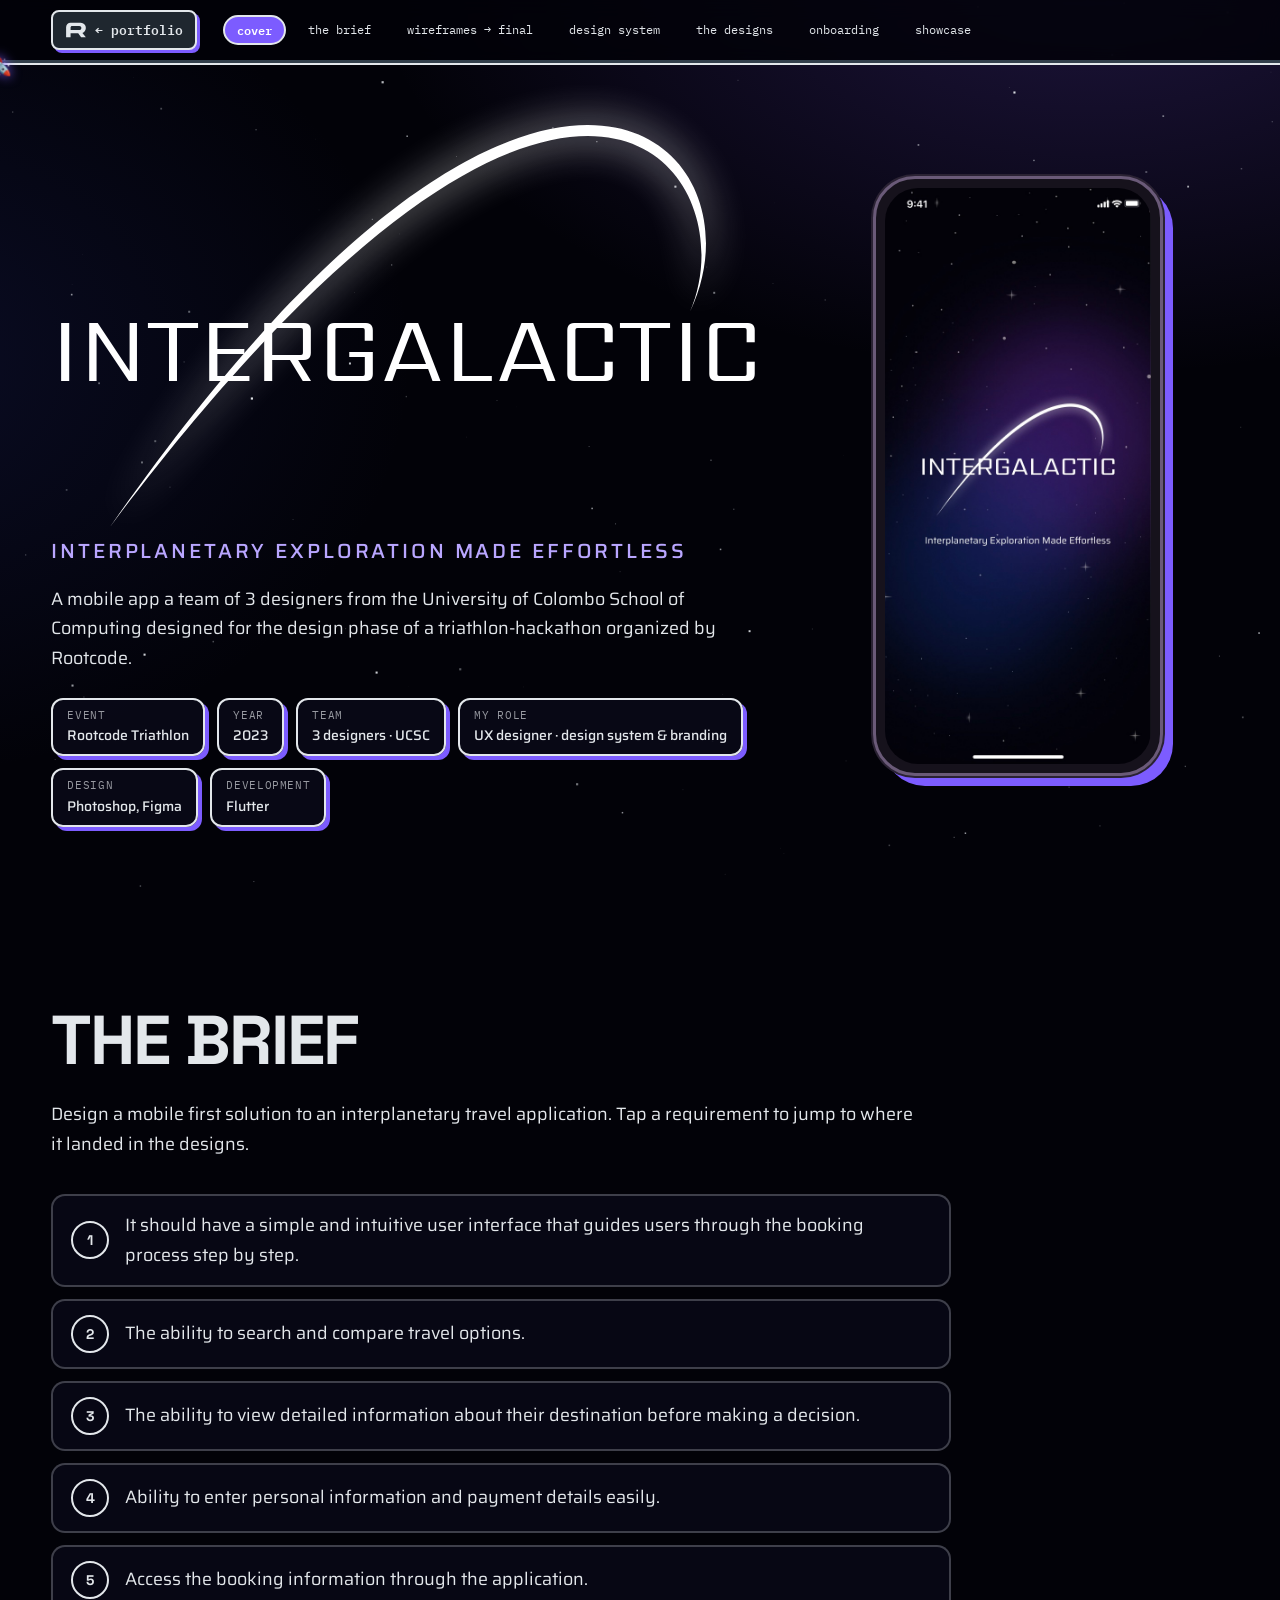
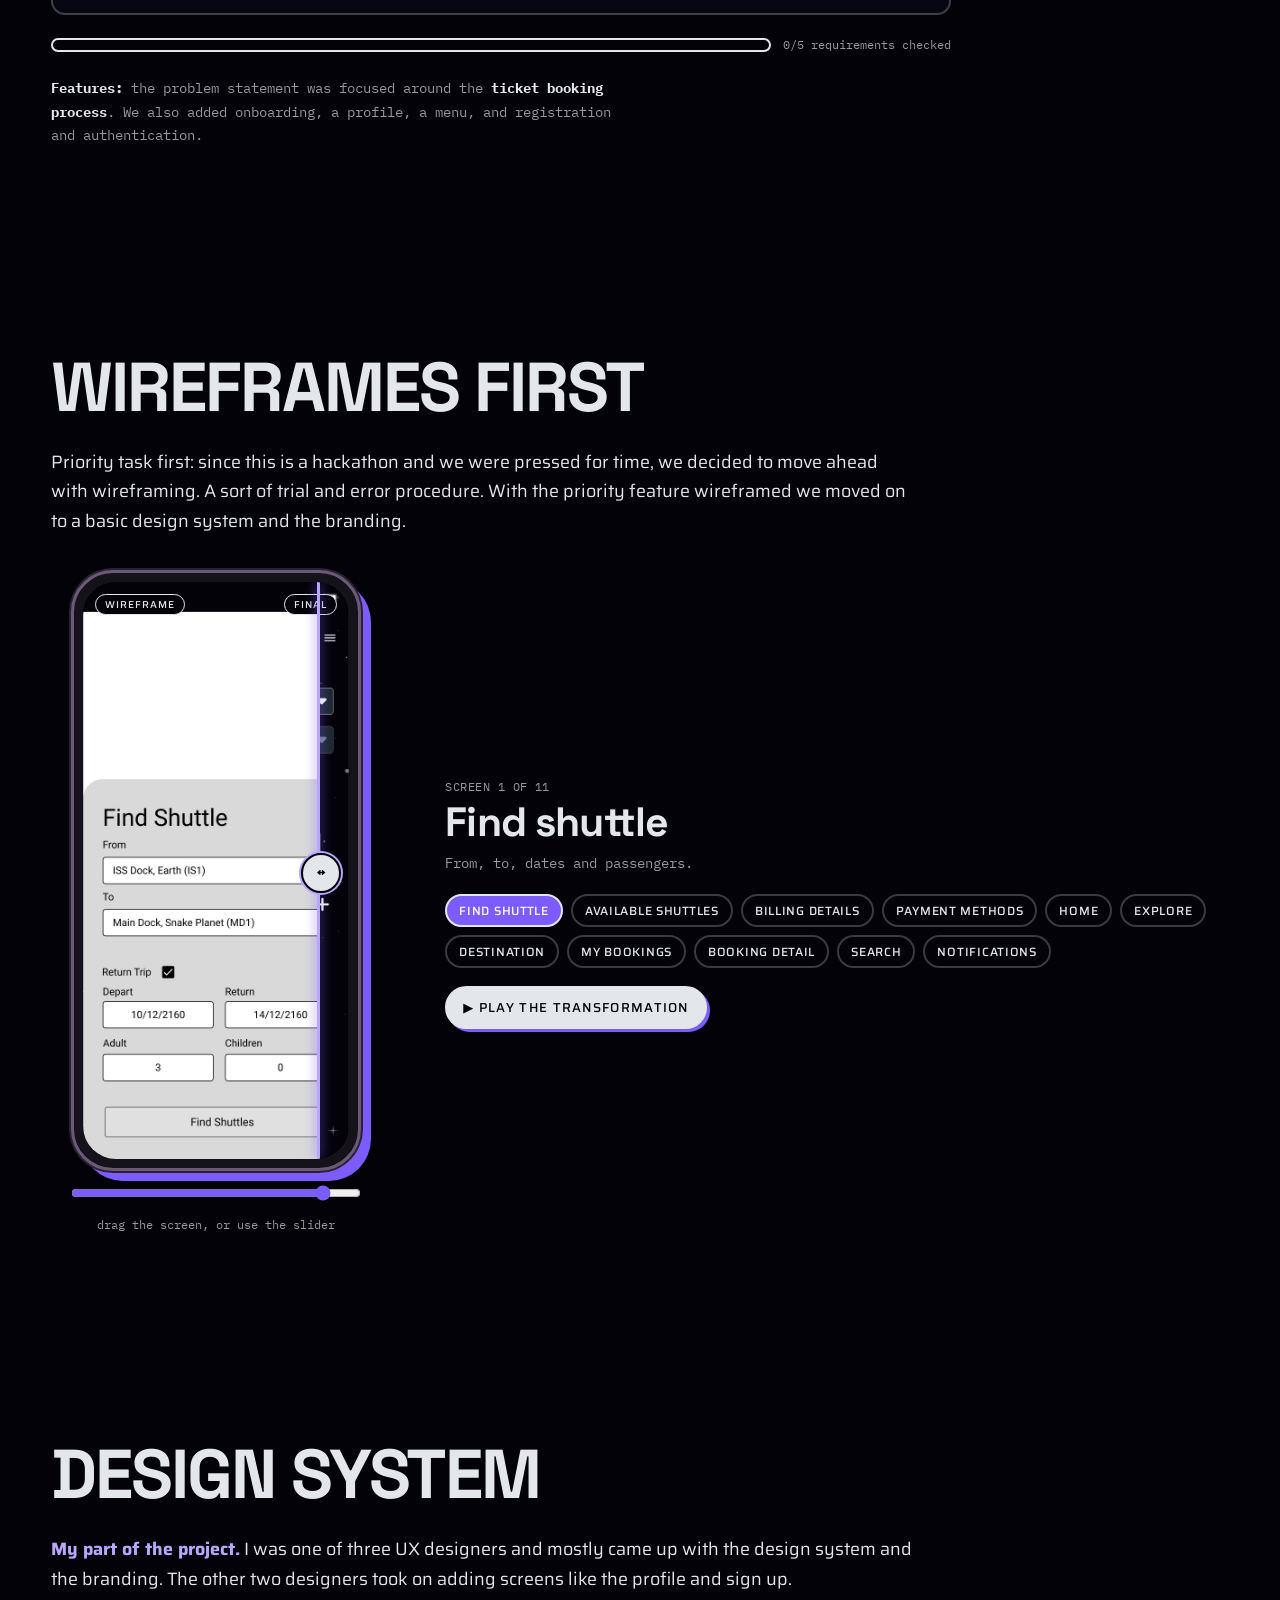
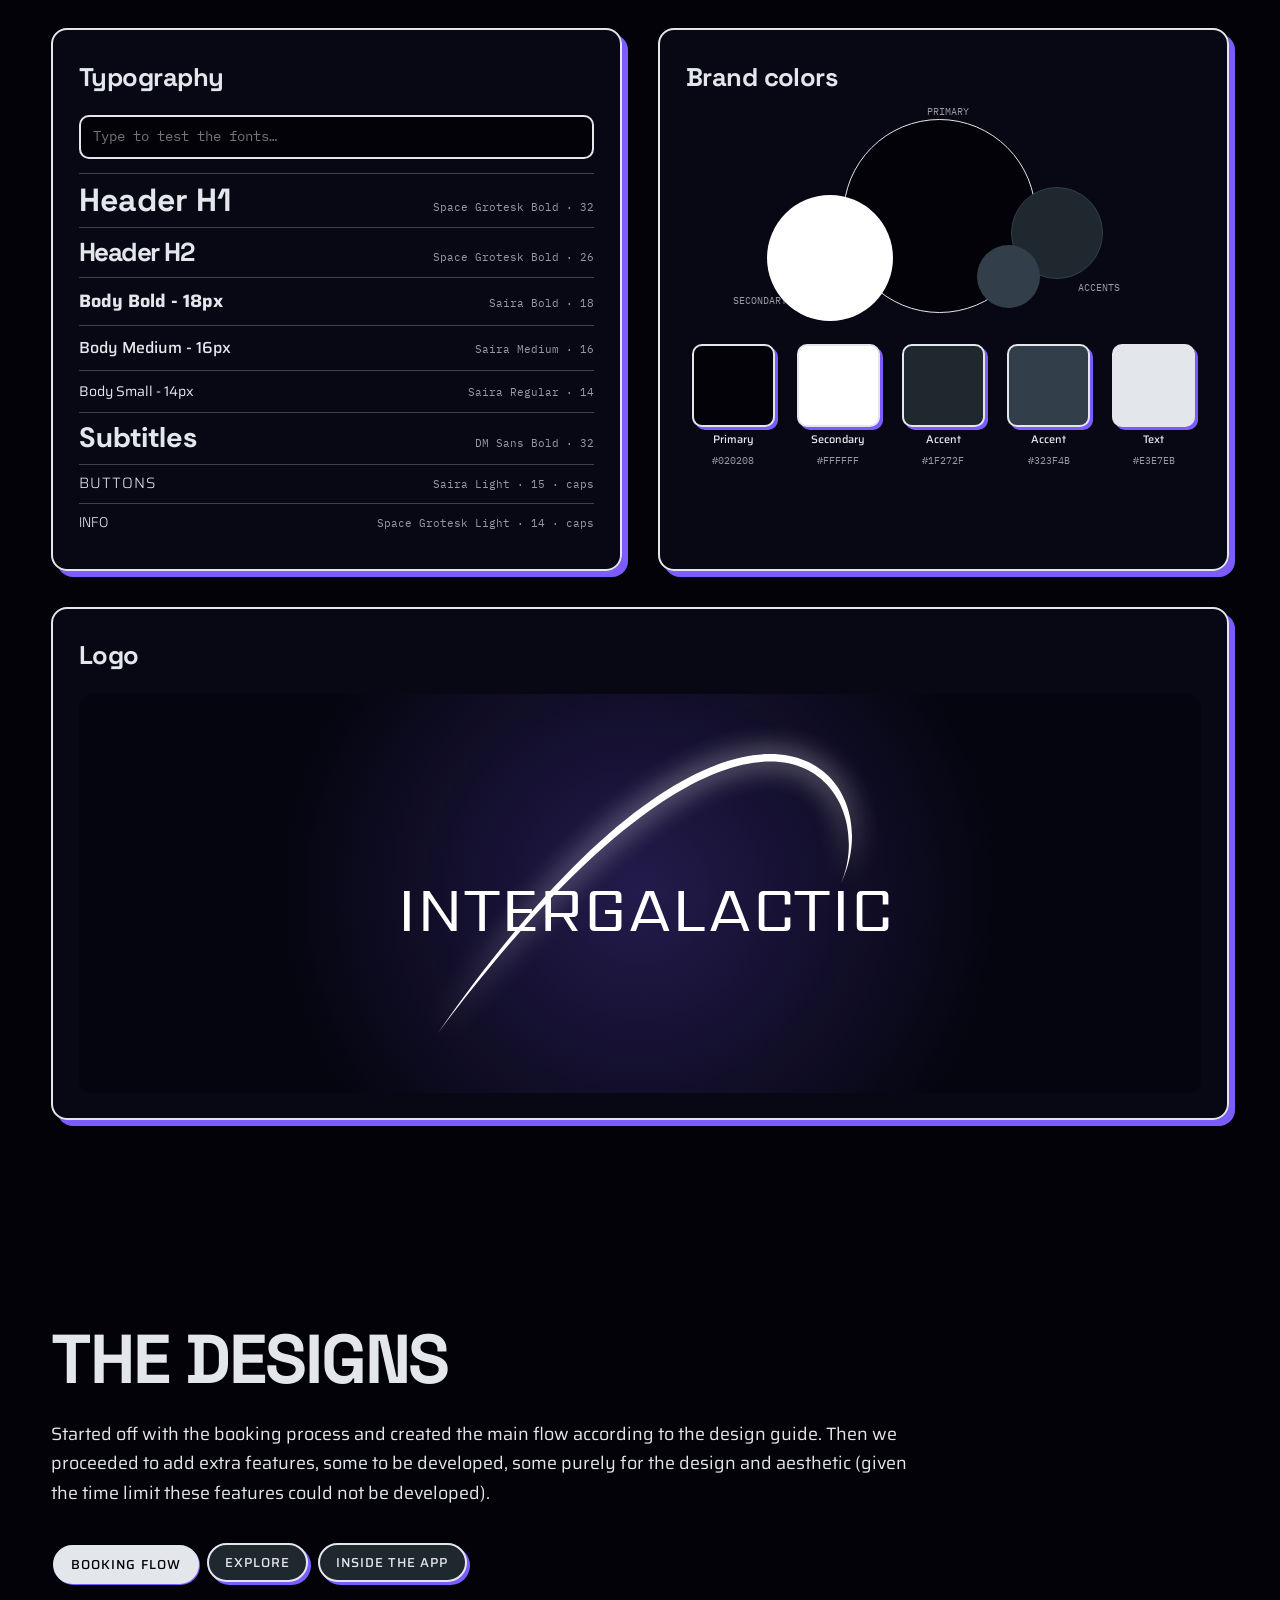
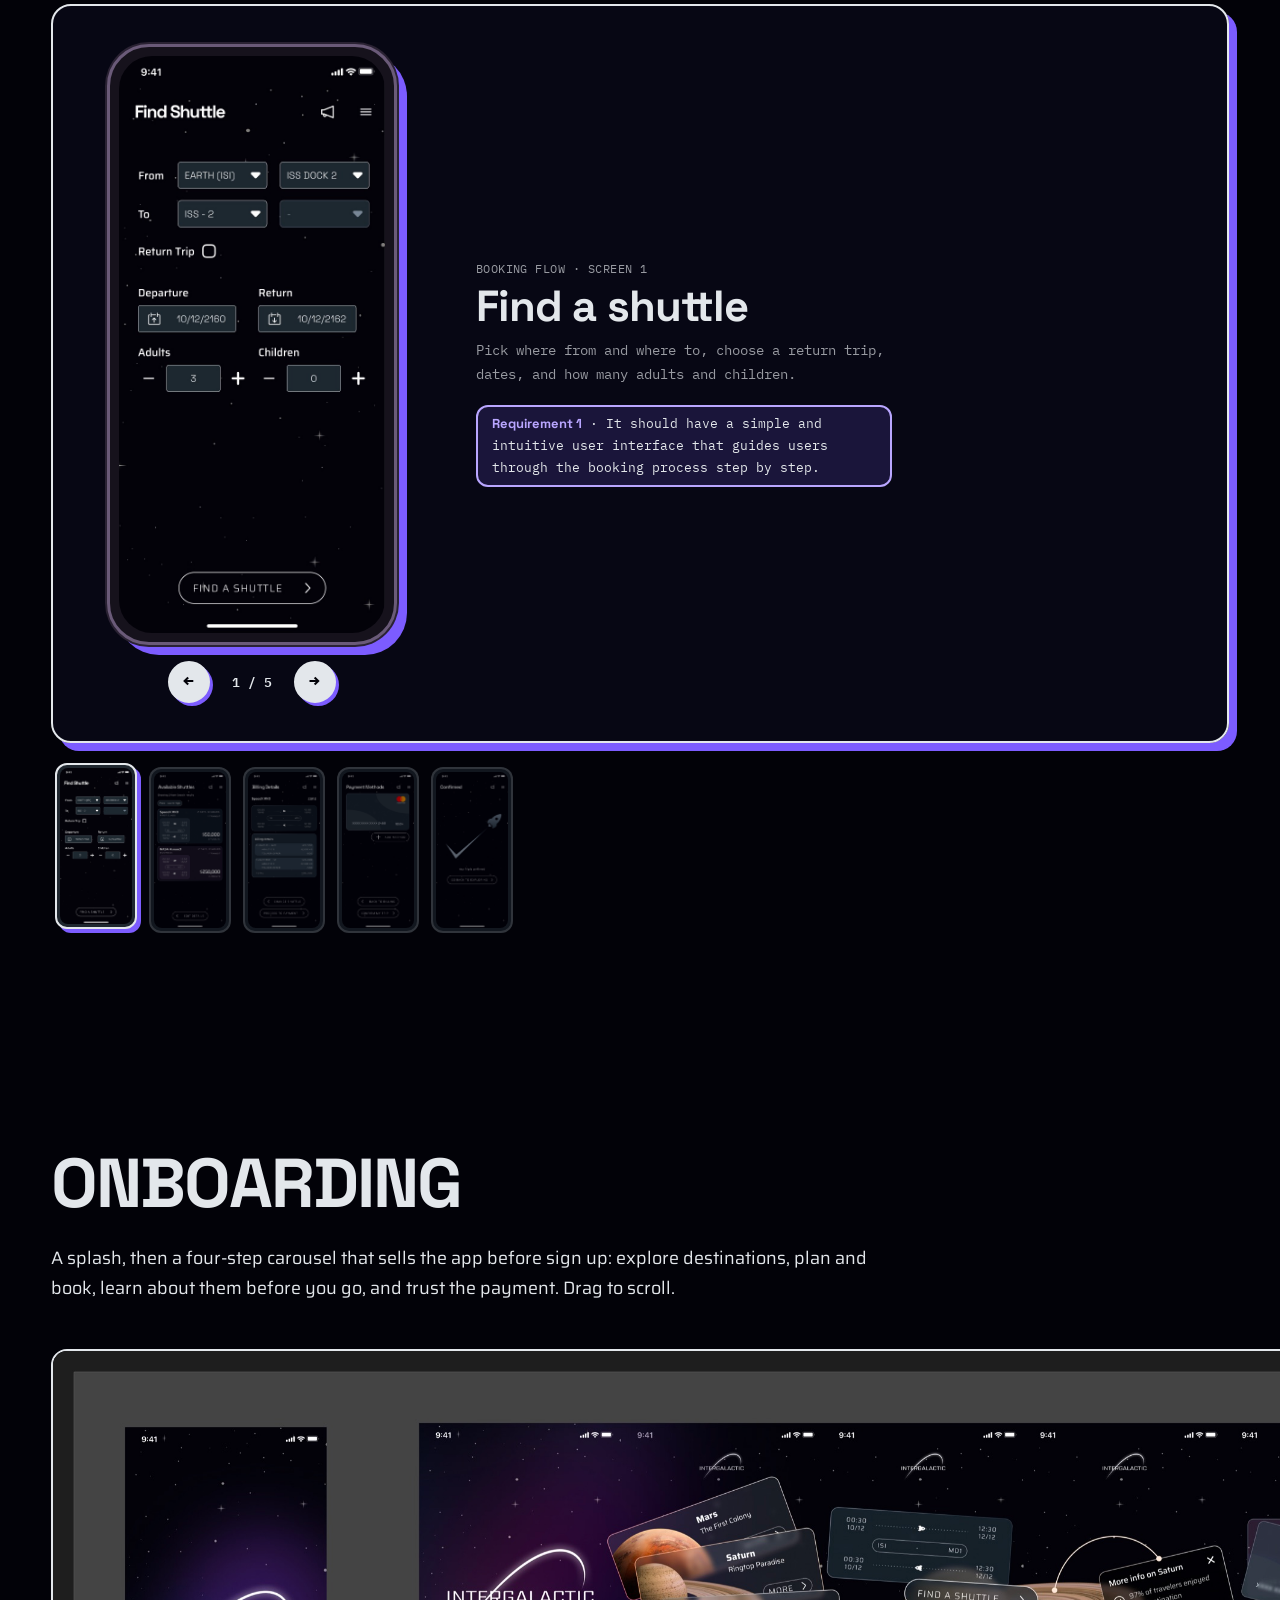
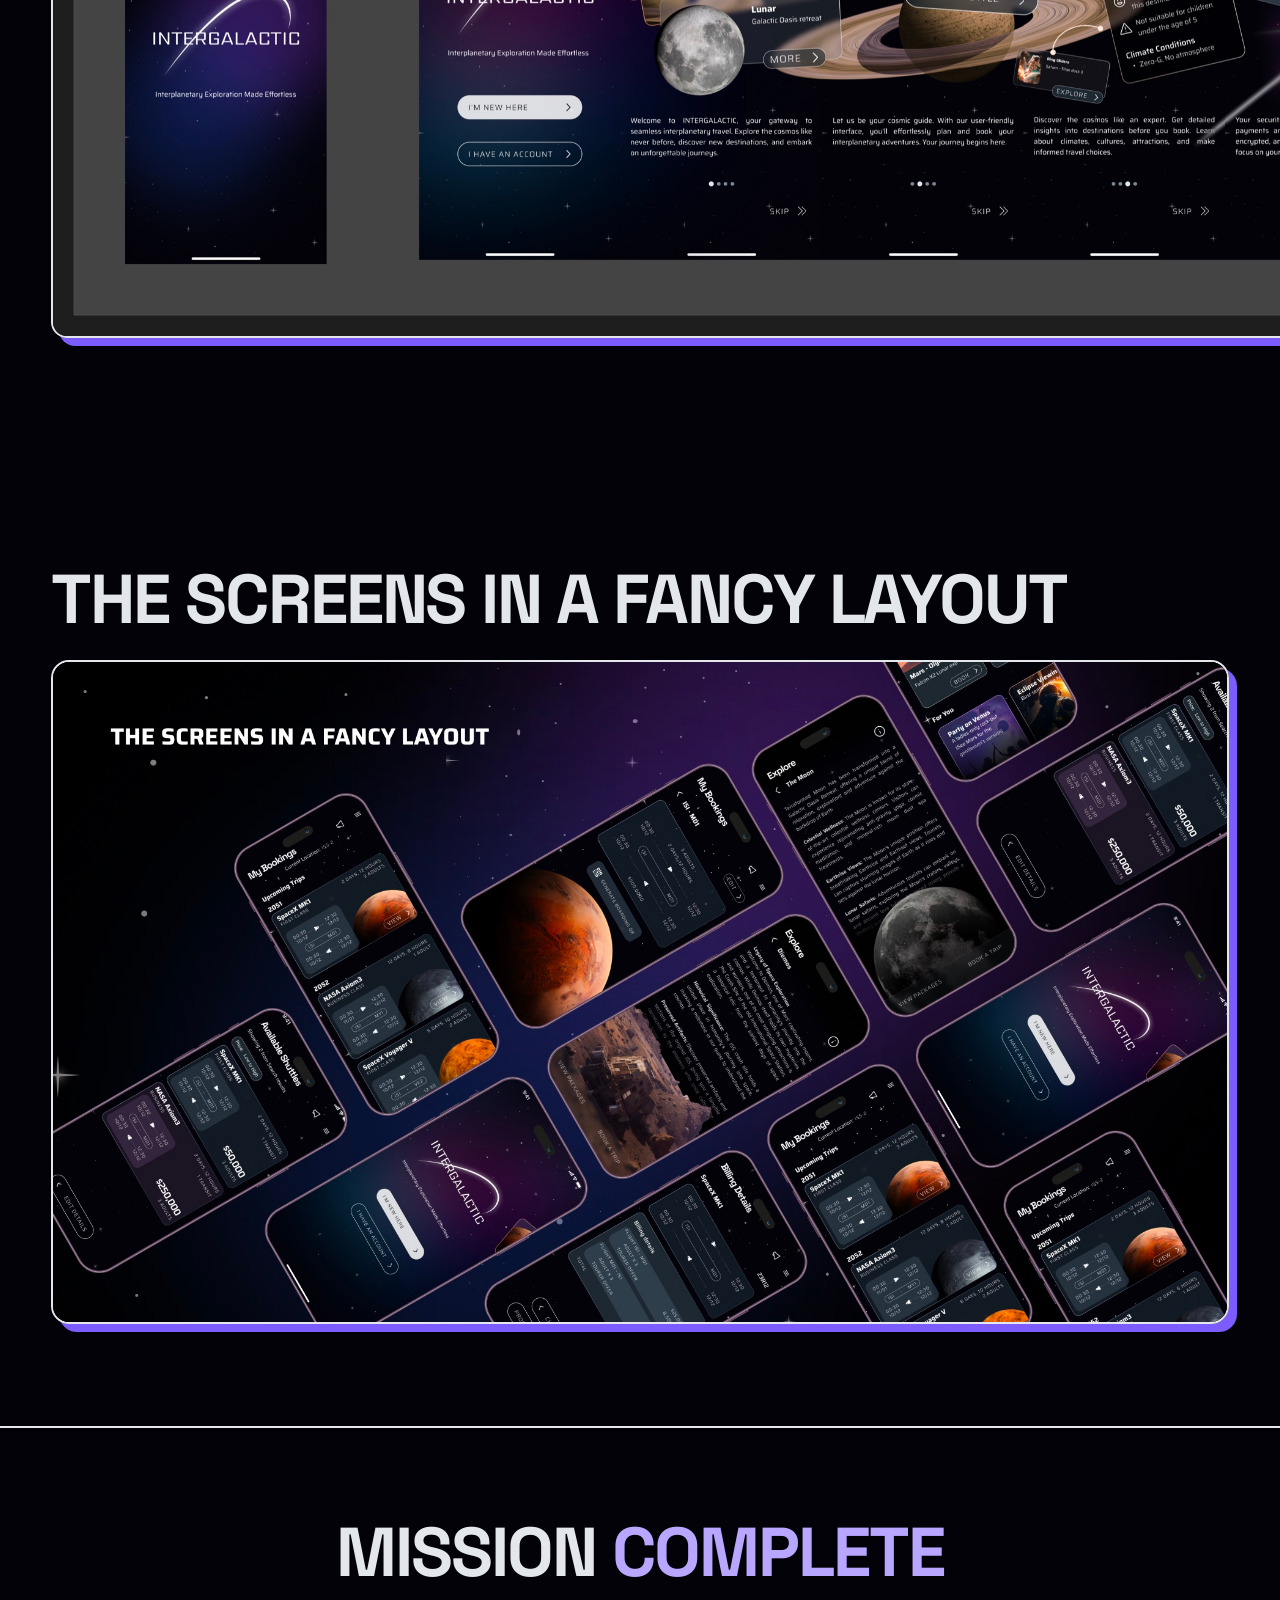
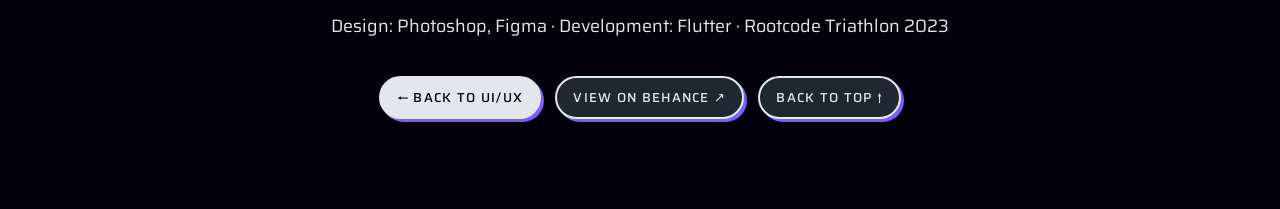
<file: case/intergalactic.html>
<!doctype html>
<html lang="en">
<head>
<meta charset="utf-8">
<meta name="viewport" content="width=device-width, initial-scale=1, viewport-fit=cover">
<title>Intergalactic — Hackathon UI/UX · Rav</title>
<meta name="description" content="Intergalactic: an interplanetary travel booking app designed in a hackathon for the Rootcode Triathlon, 2023.">
<link rel="icon" type="image/svg+xml" href="../assets/favicon.svg">
<link rel="preconnect" href="https://fonts.googleapis.com">
<link rel="preconnect" href="https://fonts.gstatic.com" crossorigin>
<link href="https://fonts.googleapis.com/css2?family=IBM+Plex+Mono:wght@400;500;600;700&family=Space+Grotesk:wght@300;700&family=Saira:wght@300;400;500;700&family=DM+Sans:wght@700&family=Sarpanch:wght@400;600&display=swap" rel="stylesheet">
<link rel="stylesheet" href="../css/intergalactic.css">
</head>
<body>
<canvas id="stars" aria-hidden="true"></canvas>

<header class="top">
  <div class="top-in">
    <a class="back" href="../index.html#uiux" data-tip="back to portfolio">
      <svg viewBox="0 0 60 60" aria-hidden="true"><path d="M56.8488 24.4345C56.8488 27.5298 55.9766 30.2877 54.2322 32.7083C52.5076 35.129 50.2577 36.875 47.4825 37.9464L56.8488 50H43.9739L35.9456 38.869H15.2208V50H3V22.2208C3 15.4714 8.47144 10 15.2208 10H42.4277C45.084 10 47.5024 10.6548 49.6829 11.9643C51.8634 13.254 53.5979 14.9901 54.8864 17.1726C56.1947 19.3552 56.8488 21.7758 56.8488 24.4345ZM19.2208 18.869C17.0117 18.869 15.2208 20.6599 15.2208 22.869V30H27.1591H39.0975C40.6238 30 41.9222 29.4544 42.9926 28.3631C44.0829 27.2718 44.628 25.9623 44.628 24.4345C44.628 22.9067 44.0829 21.5972 42.9926 20.506C41.9222 19.4147 40.6238 18.869 39.0975 18.869H19.2208Z"/></svg>
      <span>← portfolio</span>
    </a>
    <nav class="chips" id="chips" aria-label="Sections"></nav>
  </div>
  <div class="orbit" aria-hidden="true"><i id="orbitFill"></i><span class="ship" id="ship">🚀</span></div>
</header>

<main>
  <!-- cover -->
  <section class="cover" id="top" data-title="cover">
    <div class="wrap hero">
      <div class="hero-text">
        <h1 class="lg reveal" style="--lgs:clamp(38px,7.2vw,96px)" aria-label="Intergalactic"><img class="lg-glow" src="../assets/work/intergalactic/arc-glow.svg" alt=""><img class="lg-arc" src="../assets/work/intergalactic/arc.svg" alt=""><span class="lg-t">Intergalactic</span></h1>
        <p class="tagline reveal" style="--d:.1s">Interplanetary Exploration Made Effortless</p>
        <p class="lede reveal" style="--d:.15s">A mobile app a team of 3 designers from the University of Colombo School of Computing designed for the design phase of a triathlon-hackathon organized by Rootcode.</p>
        <div class="meta reveal" style="--d:.2s">
          <div><small>Event</small><b>Rootcode Triathlon</b></div>
          <div><small>Year</small><b>2023</b></div>
          <div><small>Team</small><b>3 designers · UCSC</b></div>
          <div><small>My role</small><b>UX designer · design system &amp; branding</b></div>
          <div><small>Design</small><b>Photoshop, Figma</b></div>
          <div><small>Development</small><b>Flutter</b></div>
        </div>
      </div>
      <div class="hero-phone reveal" style="--d:.15s">
        <div class="phone tilt" id="heroPhone" data-tip="tilt me"><div class="screen"><img src="../assets/work/intergalactic/hf/splash.jpg" alt="Intergalactic splash screen"></div></div>
      </div>
    </div>
  </section>

  <!-- brief -->
  <section id="brief" data-title="the brief">
    <div class="wrap">
      <h2 class="reveal">The brief</h2>
      <p class="lede reveal">Design a mobile first solution to an interplanetary travel application. Tap a requirement to jump to where it landed in the designs.</p>
      <ol class="reqs reveal" id="reqs"></ol>
      <div class="meter reveal"><span><i id="reqFill"></i></span><span id="reqTxt">0/5 requirements checked</span></div>
      <div class="note reveal"><b>Features:</b> the problem statement was focused around the <b>ticket booking process</b>. We also added onboarding, a profile, a menu, and registration and authentication.</div>
    </div>
  </section>

  <!-- process -->
  <section id="process" data-title="wireframes → final">
    <div class="wrap">
      <h2 class="reveal">Wireframes first</h2>
      <p class="lede reveal">Priority task first: since this is a hackathon and we were pressed for time, we decided to move ahead with wireframing. A sort of trial and error procedure. With the priority feature wireframed we moved on to a basic design system and the branding.</p>
      <div class="cmp-wrap reveal">
        <div class="cmp-col">
          <div class="phone"><div class="screen cmp" id="cmp" tabindex="0" aria-label="Wireframe and final design comparison. Use left and right arrow keys.">
            <img id="cmpHf" src="" alt="Final design">
            <img id="cmpWf" src="" alt="Wireframe">
            <span class="cmp-tag l">wireframe</span><span class="cmp-tag r">final</span>
            <i class="cmp-handle" id="cmpHandle"></i>
          </div></div>
          <input id="cmpRange" class="range" type="range" min="0" max="100" value="50" aria-label="Wireframe to final design">
          <p class="hintline">drag the screen, or use the slider</p>
        </div>
        <div class="cmp-info">
          <p class="step-label">Screen <span id="cmpNum">1</span> of <span id="cmpTotal"></span></p>
          <h3 id="cmpTitle"></h3>
          <p id="cmpNote"></p>
          <div class="pairs" id="pairs" role="tablist"></div>
          <div class="btn-row"><button class="btn" id="cmpSweep">▶ Play the transformation</button></div>
        </div>
      </div>
    </div>
  </section>

  <!-- design system -->
  <section id="system" data-title="design system">
    <div class="wrap">
      <h2 class="reveal">Design system</h2>
      <p class="lede reveal"><b class="hl">My part of the project.</b> I was one of three UX designers and mostly came up with the design system and the branding. The other two designers took on adding screens like the profile and sign up.</p>
      <div class="sys">
        <div class="card reveal">
          <h3>Typography</h3>
          <input id="tt" class="tt" type="text" maxlength="28" placeholder="Type to test the fonts…" aria-label="Type tester">
          <div class="type-list" id="typeList"></div>
        </div>
        <div class="card reveal" style="--d:.08s">
          <h3>Brand colors</h3>
          <div class="venn" id="venn" aria-label="Colour roles diagram">
            <span class="c pri" data-k="pri"></span><span class="c sec" data-k="sec"></span><span class="c a1" data-k="a1"></span><span class="c a2" data-k="a2"></span>
            <span class="lab l-pri" data-k="pri">primary</span><span class="lab l-sec" data-k="sec">secondary</span><span class="lab l-acc" data-k="a1">accents</span>
          </div>
          <div class="swatches" id="swatches"></div>
        </div>
        <div class="card logo-card reveal" style="--d:.16s">
          <h3>Logo</h3>
          <button class="logo-stage" id="logoStage" data-tip="launch!" aria-label="Intergalactic logo"><span class="lg" style="--lgs:clamp(30px,6vw,64px)"><img class="lg-glow" src="../assets/work/intergalactic/arc-glow.svg" alt=""><img class="lg-arc" src="../assets/work/intergalactic/arc.svg" alt=""><span class="lg-t">Intergalactic</span></span></button>
        </div>
      </div>
    </div>
  </section>

  <!-- screens -->
  <section id="screens" data-title="the designs">
    <div class="wrap">
      <h2 class="reveal">The designs</h2>
      <p class="lede reveal">Started off with the booking process and created the main flow according to the design guide. Then we proceeded to add extra features, some to be developed, some purely for the design and aesthetic (given the time limit these features could not be developed).</p>
      <div class="tabs reveal" id="walkTabs" role="tablist"></div>
      <div class="walk reveal">
        <div class="phone-col">
          <div class="phone" id="phone" tabindex="0" aria-label="Screen viewer. Use arrow keys to change screens."><div class="screen"><img id="phoneImg" src="" alt=""></div></div>
          <div class="ctrls"><button class="rnd" id="prev" aria-label="Previous screen">←</button><span class="count" id="count"></span><button class="rnd" id="next" aria-label="Next screen">→</button></div>
        </div>
        <div class="info">
          <p class="step-label" id="stepLabel"></p>
          <h3 id="stepTitle"></h3>
          <p id="stepNote"></p>
          <p class="reqchip" id="stepReq" hidden></p>
        </div>
      </div>
      <div class="strip reveal" id="strip" aria-label="All screens"></div>
    </div>
  </section>

  <!-- onboarding -->
  <section id="onboarding" data-title="onboarding">
    <div class="wrap">
      <h2 class="reveal">Onboarding</h2>
      <p class="lede reveal">A splash, then a four-step carousel that sells the app before sign up: explore destinations, plan and book, learn about them before you go, and trust the payment. Drag to scroll.</p>
    </div>
    <div class="onb reveal" id="onb" data-tip="drag"><img src="../assets/work/intergalactic/onboarding.jpg" alt="Splash screen and four onboarding screens" draggable="false"></div>
  </section>

  <!-- showcase -->
  <section id="showcase" data-title="showcase">
    <div class="wrap">
      <h2 class="reveal">The screens in a fancy layout</h2>
      <button class="show reveal" id="show" data-tip="zoom"><img src="../assets/work/intergalactic/screens-layout.jpg" alt="Intergalactic screens arranged at angles on a space background" loading="lazy"></button>
    </div>
  </section>

  <footer class="end">
    <div class="wrap">
      <h2>Mission <span class="hl">complete</span></h2>
      <p class="lede" style="margin-inline:auto">Design: Photoshop, Figma · Development: Flutter · Rootcode Triathlon 2023</p>
      <div class="row"><a class="btn" href="../index.html#uiux">← Back to UI/UX</a><a class="btn ghost" href="https://www.behance.net/gallery/178821833/Intergalactic-A-design-concept" target="_blank" rel="noopener">View on Behance ↗</a><button class="btn ghost" id="toTop">Back to top ↑</button></div>
    </div>
  </footer>
</main>

<div class="lb" id="lb" hidden role="dialog" aria-label="Zoomed image"><button class="x" aria-label="Close">✕</button><img id="lbImg" alt=""></div>
<canvas id="confetti" aria-hidden="true"></canvas>
<div class="pointer" id="pointer" aria-hidden="true"><svg viewBox="0 0 30 29"><path d="M19.241 14.2809L27.8131 11.3182C28.9603 10.9217 28.9312 9.28928 27.7706 8.93395L2.88267 1.31424C1.81923 0.988654 0.889727 2.10587 1.40332 3.09234L13.4708 26.2708C14.0055 27.298 15.5279 27.1133 15.8015 25.988L18.4321 15.1697C18.5329 14.7551 18.8377 14.4202 19.241 14.2809Z" stroke-width="2.5" stroke-linejoin="round"/></svg><span class="pill"></span></div>

<script src="../js/cursor.js"></script>
<script src="../js/intergalactic.js"></script>
</body>
</html>
</file>
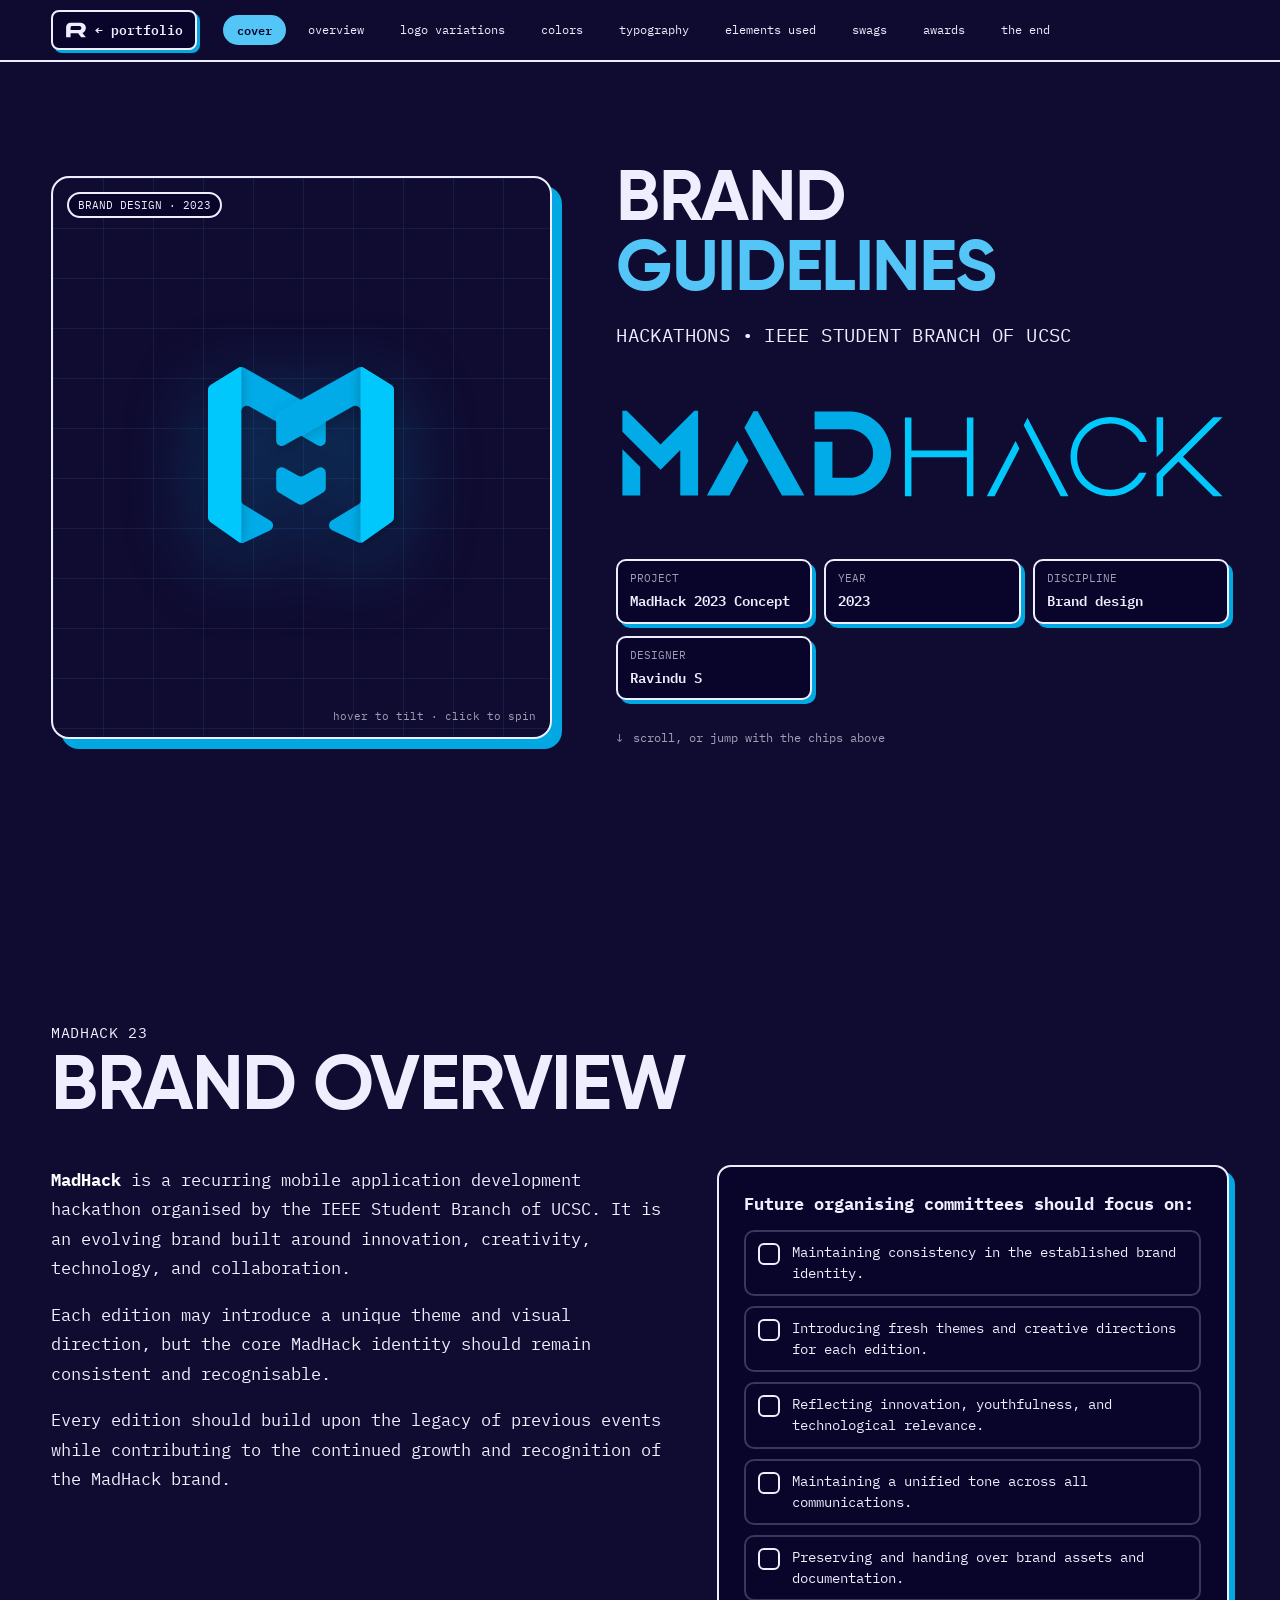
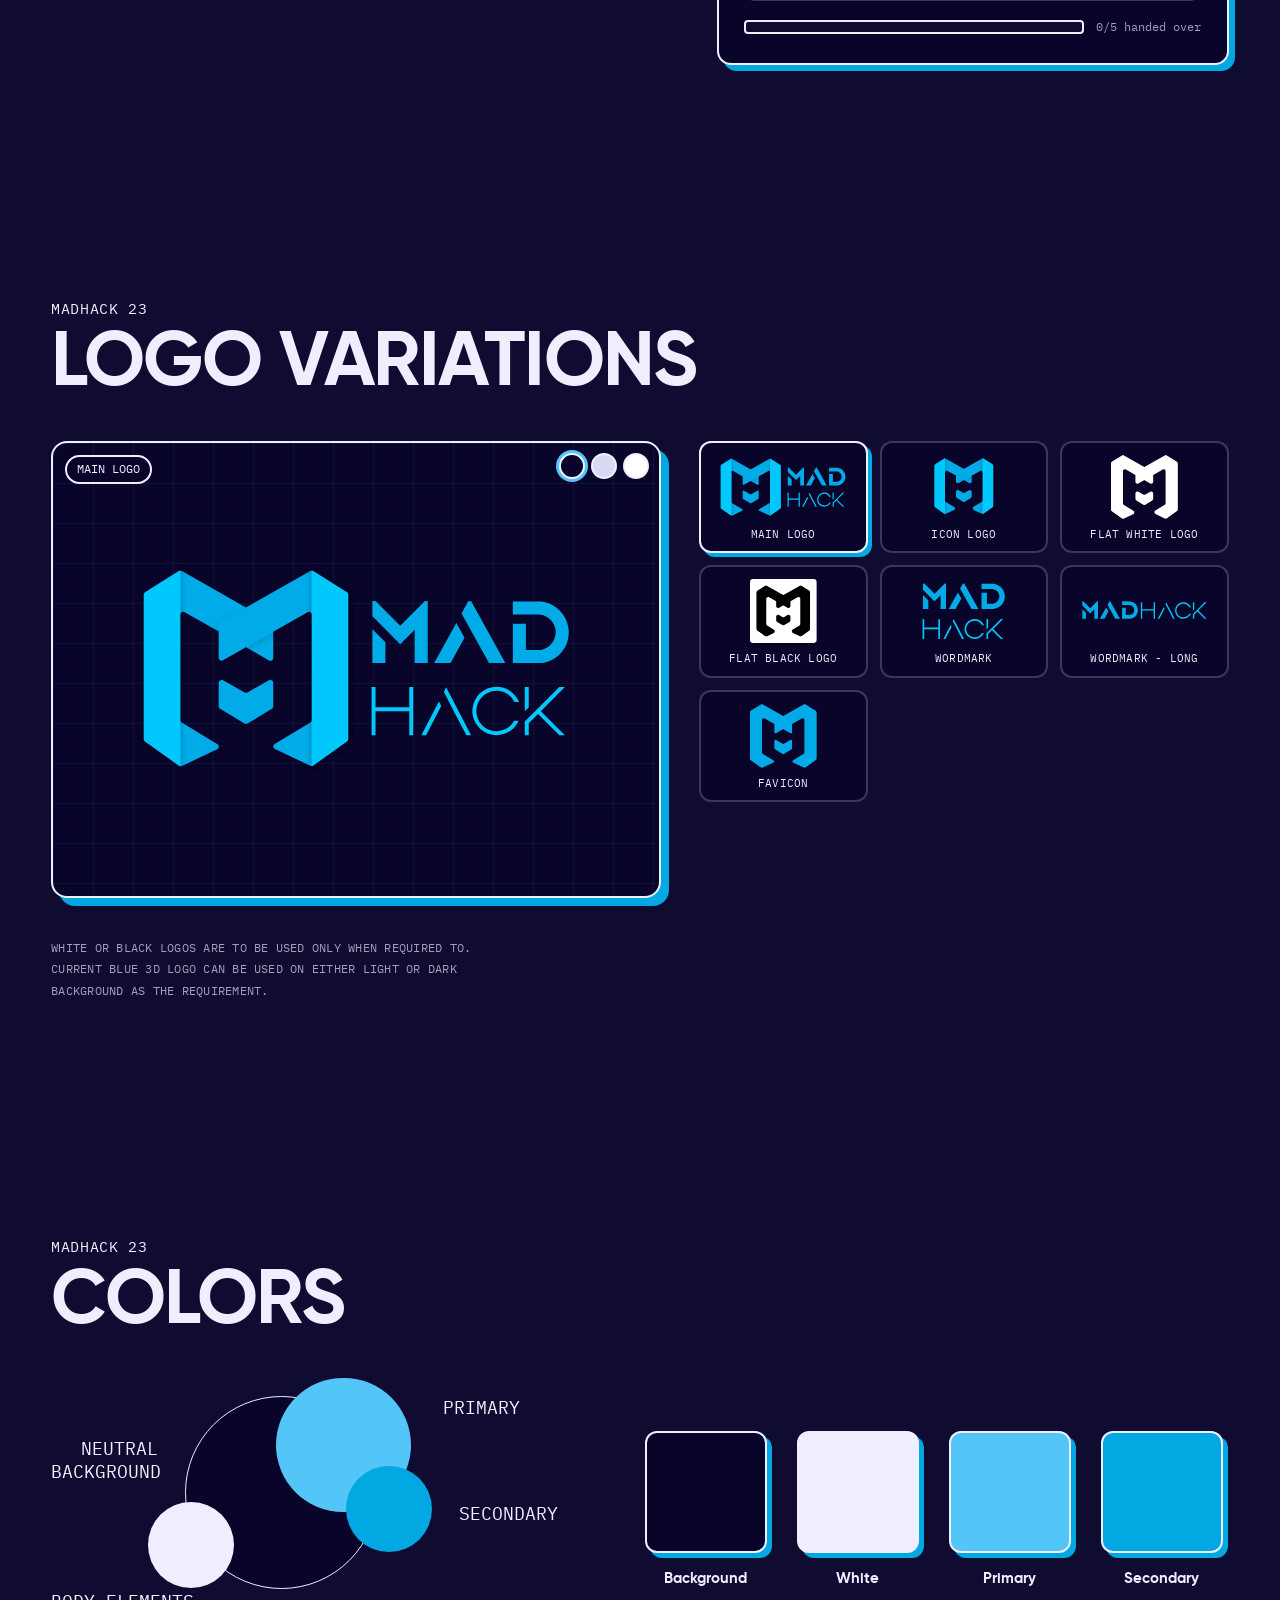
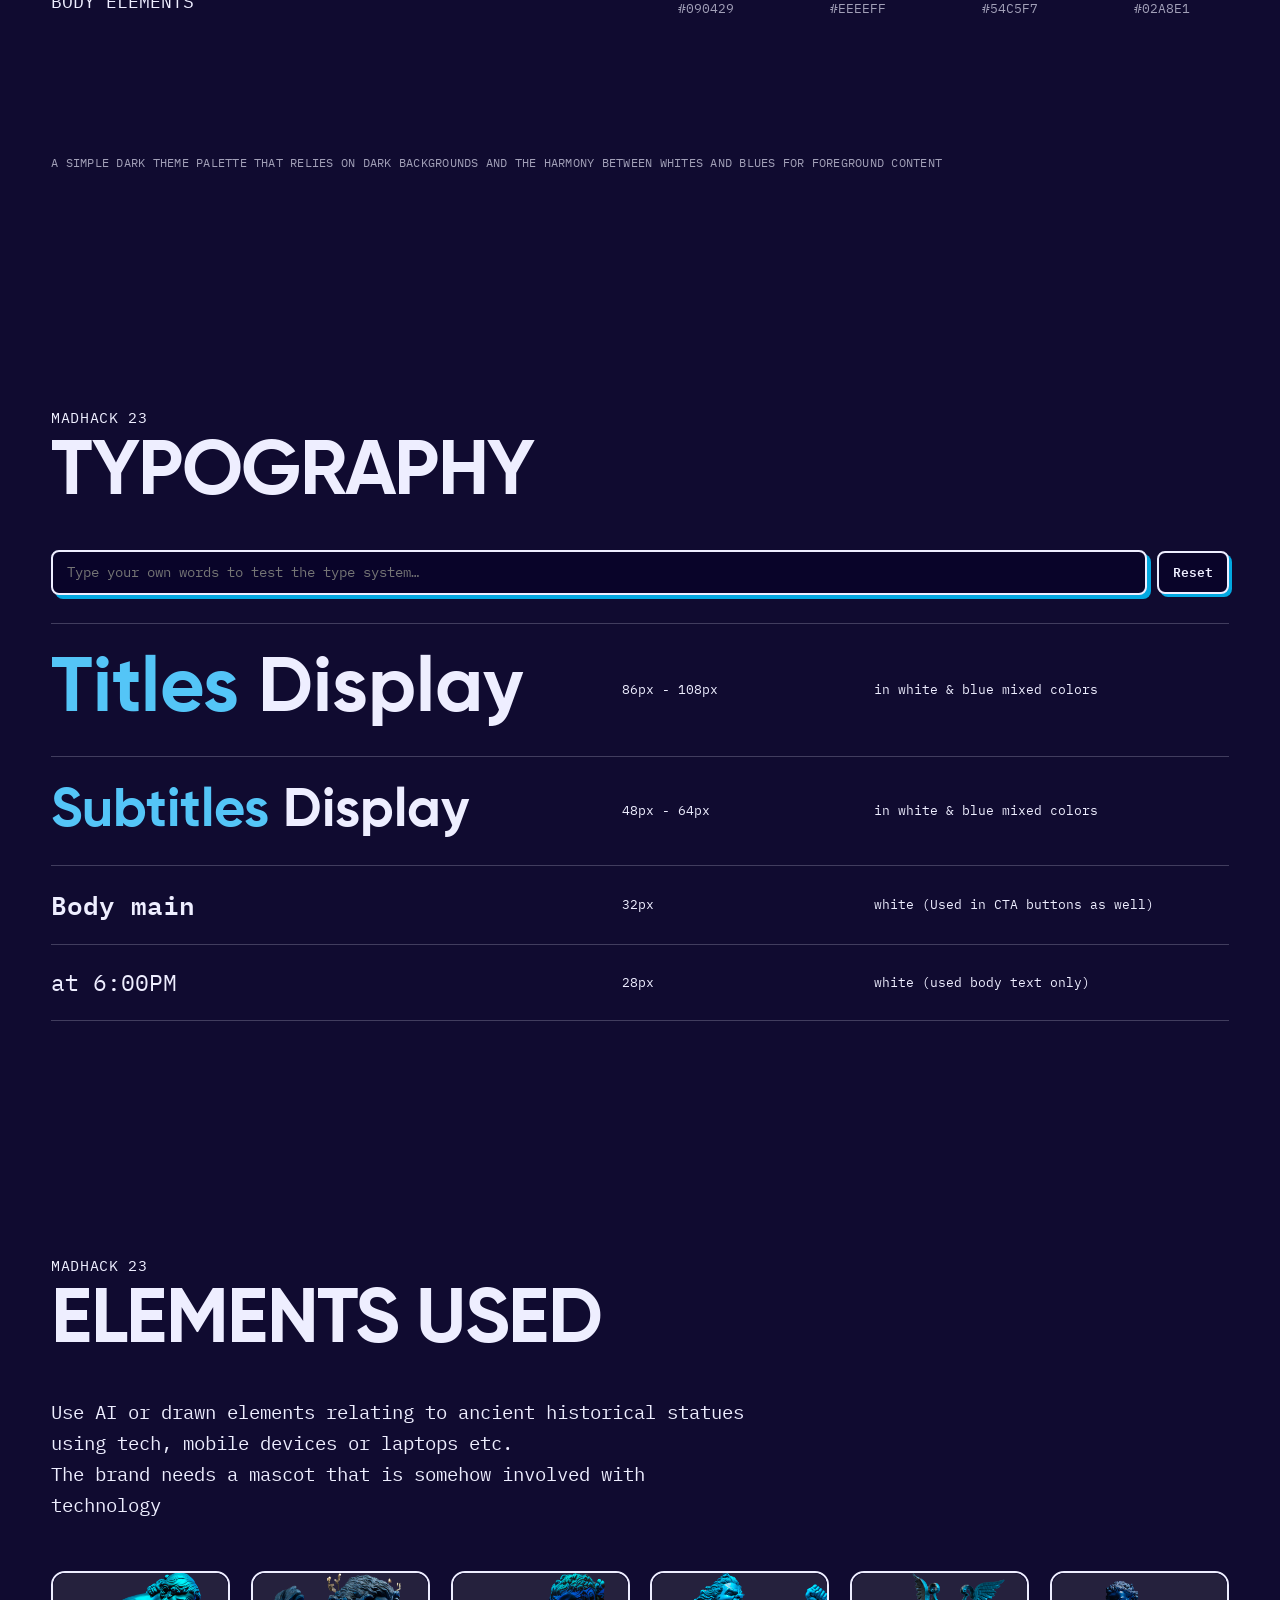
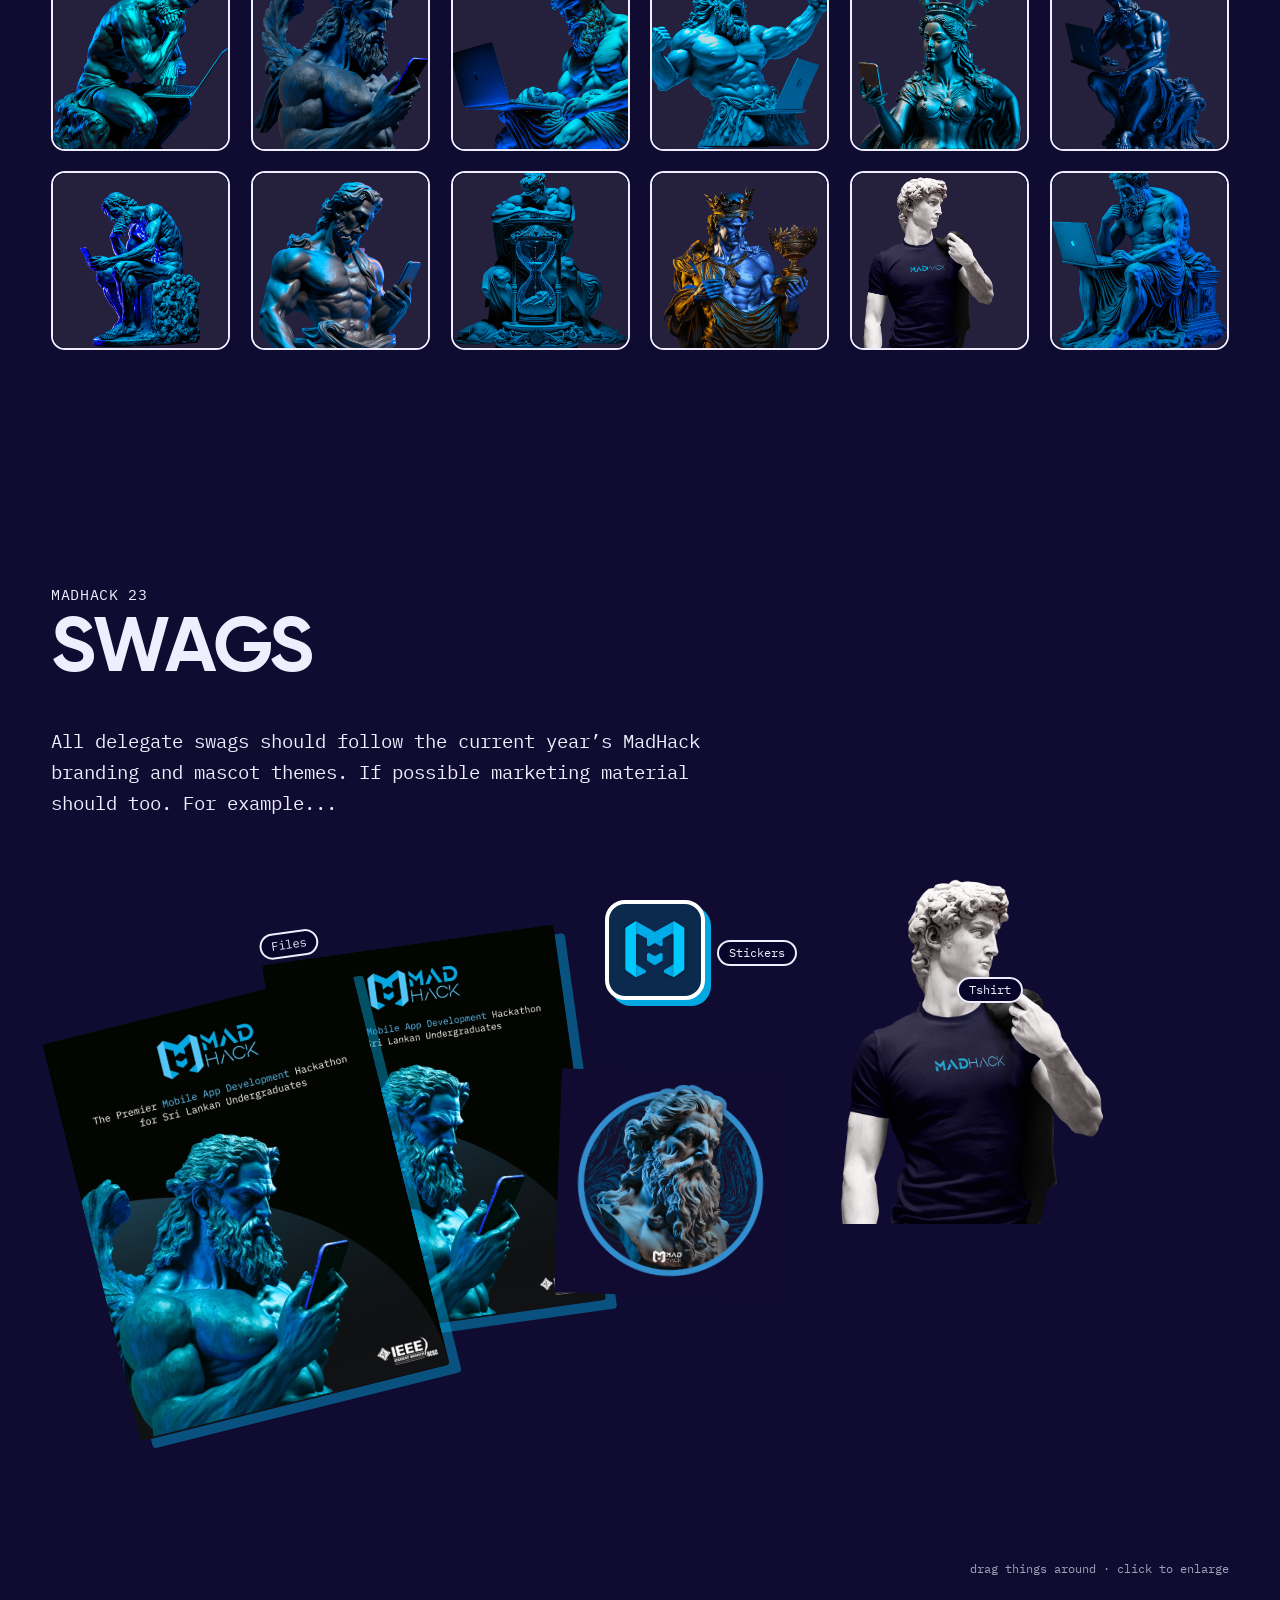
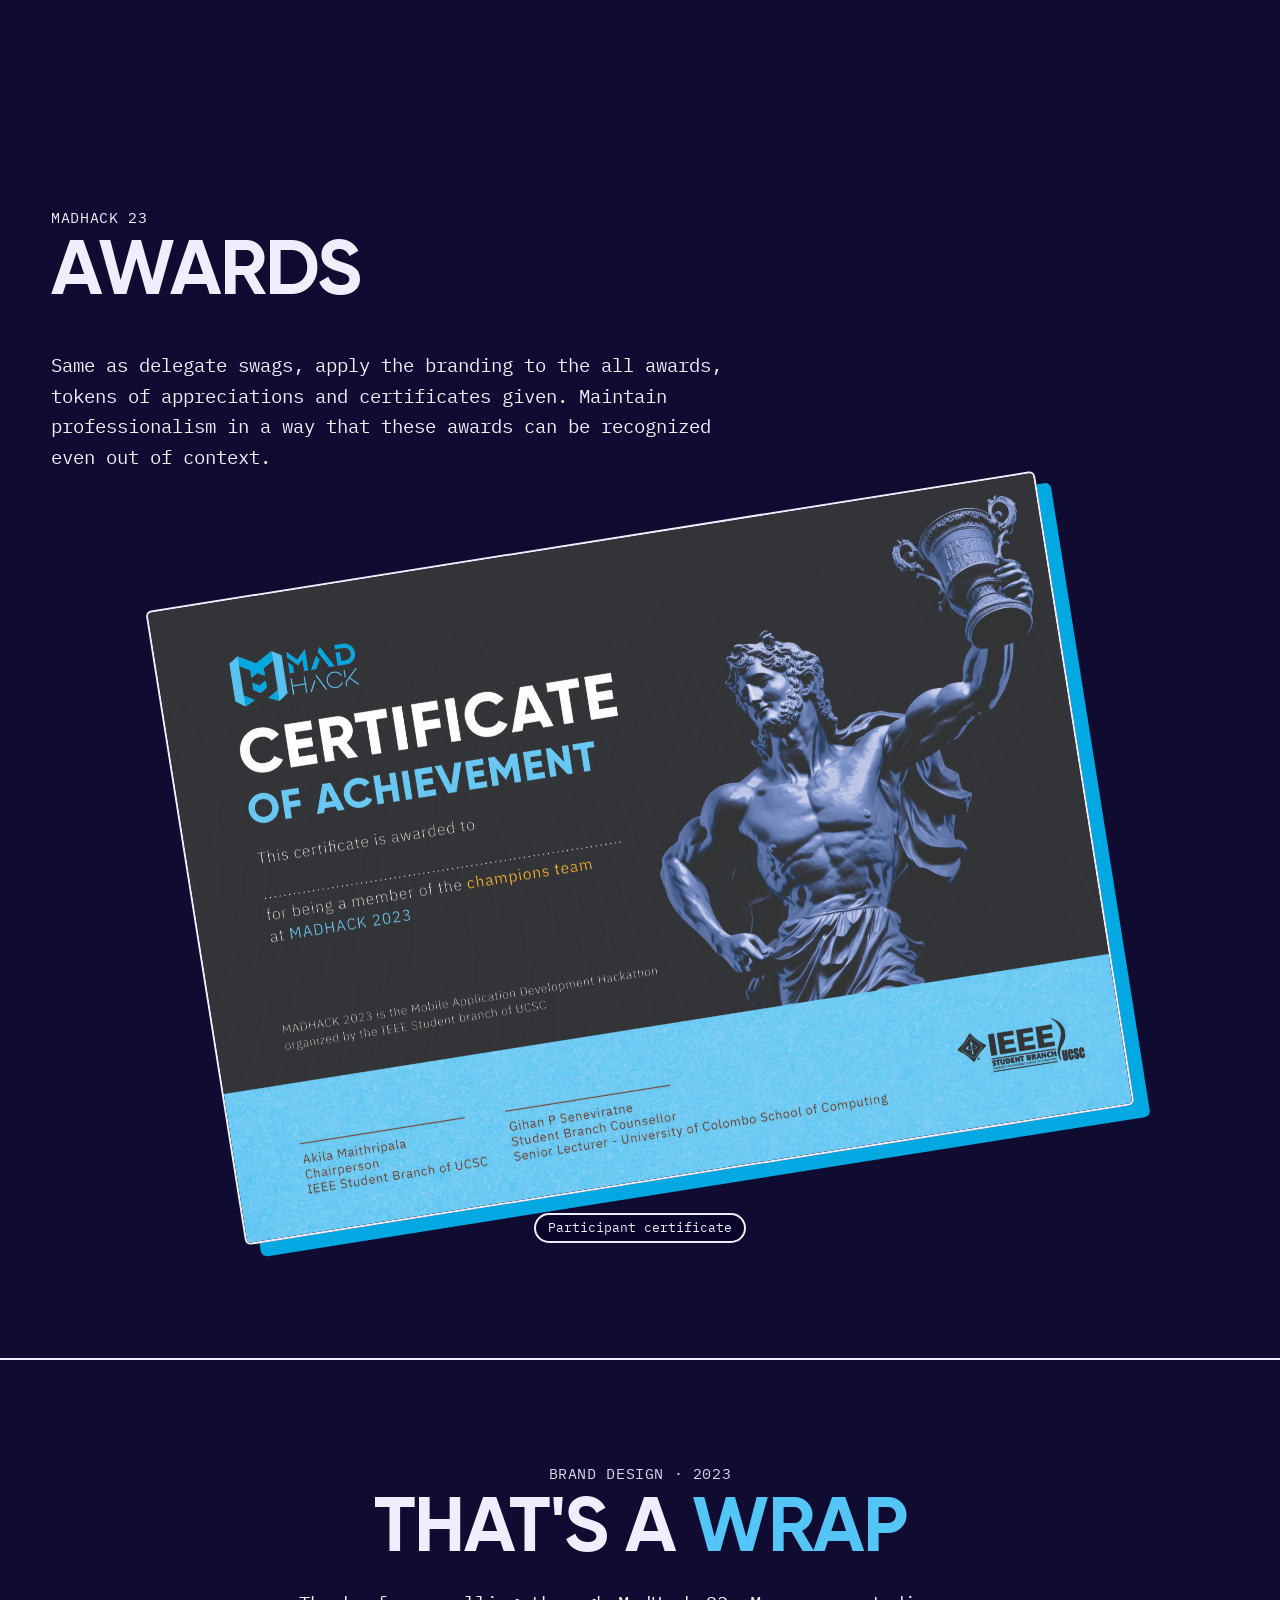
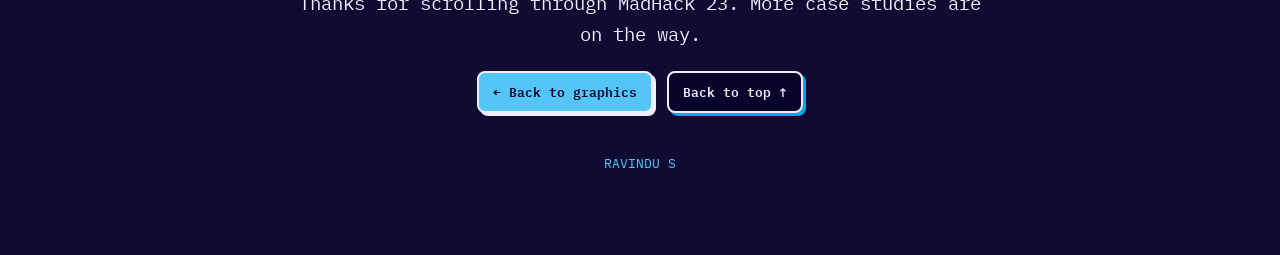
<file: case/madhack.html>
<!doctype html>
<html lang="en">
<head>
<meta charset="utf-8">
<meta name="viewport" content="width=device-width, initial-scale=1, viewport-fit=cover">
<title>MadHack 2023 Concept — Brand design · Rav</title>
<meta name="description" content="MadHack 2023 brand guidelines: logo system, colour, typography, mascot elements, swags and awards for the IEEE Student Branch of UCSC hackathon.">
<link rel="icon" type="image/svg+xml" href="../assets/favicon.svg">
<link rel="preconnect" href="https://fonts.googleapis.com">
<link rel="preconnect" href="https://fonts.gstatic.com" crossorigin>
<link href="https://fonts.googleapis.com/css2?family=IBM+Plex+Mono:wght@400;500;600;700&display=swap" rel="stylesheet">
<link rel="stylesheet" href="../css/case.css">
</head>
<body>

<header class="top">
  <div class="top-in">
    <a class="back" href="../index.html#graphics" data-tip="back to portfolio">
      <svg viewBox="0 0 60 60" aria-hidden="true"><path d="M56.8488 24.4345C56.8488 27.5298 55.9766 30.2877 54.2322 32.7083C52.5076 35.129 50.2577 36.875 47.4825 37.9464L56.8488 50H43.9739L35.9456 38.869H15.2208V50H3V22.2208C3 15.4714 8.47144 10 15.2208 10H42.4277C45.084 10 47.5024 10.6548 49.6829 11.9643C51.8634 13.254 53.5979 14.9901 54.8864 17.1726C56.1947 19.3552 56.8488 21.7758 56.8488 24.4345ZM19.2208 18.869C17.0117 18.869 15.2208 20.6599 15.2208 22.869V30H27.1591H39.0975C40.6238 30 41.9222 29.4544 42.9926 28.3631C44.0829 27.2718 44.628 25.9623 44.628 24.4345C44.628 22.9067 44.0829 21.5972 42.9926 20.506C41.9222 19.4147 40.6238 18.869 39.0975 18.869H19.2208Z"/></svg>
      <span>← portfolio</span>
    </a>
    <nav class="chips" id="chips" aria-label="Sections"></nav>
  </div>
  <div class="bar" id="bar"></div>
</header>

<main>
  <!-- 01 · cover -->
  <section class="cover" id="top" data-title="cover">
    <div class="wrap">
      <div class="cover-card reveal" id="coverCard" data-tip="click the M">
        <span class="tag">Brand design · 2023</span>
        <div class="logo" id="coverLogo"><img src="../assets/work/madhack/logos/icon.svg" alt="MadHack icon logo" width="360"></div>
        <span class="hint">hover to tilt · click to spin</span>
      </div>
      <div>
        <h1 class="reveal" style="--d:.1s">Brand<br><span class="hl">guidelines</span></h1>
        <p class="sub reveal" style="--d:.18s">Hackathons • IEEE Student Branch of UCSC</p>
        <img class="wm reveal" style="--d:.26s" src="../assets/work/madhack/logos/cover-wm.svg" alt="MadHack wordmark" width="640">
        <div class="meta reveal" style="--d:.34s">
          <div><small>Project</small><b>MadHack 2023 Concept</b></div>
          <div><small>Year</small><b>2023</b></div>
          <div><small>Discipline</small><b>Brand design</b></div>
          <div><small>Designer</small><b>Ravindu S</b></div>
        </div>
        <p class="scroll-cue reveal" style="--d:.4s"><i>↓</i> scroll, or jump with the chips above</p>
      </div>
    </div>
  </section>

  <!-- 02 · overview -->
  <section id="overview" data-title="overview">
    <div class="wrap">
      <p class="eyebrow reveal">MadHack 23</p>
      <h2 class="reveal">Brand overview</h2>
      <div class="ov">
        <div class="reveal">
          <p><b>MadHack</b> is a recurring mobile application development hackathon organised by the IEEE Student Branch of UCSC. It is an evolving brand built around innovation, creativity, technology, and collaboration.</p>
          <p>Each edition may introduce a unique theme and visual direction, but the core MadHack identity should remain consistent and recognisable.</p>
          <p>Every edition should build upon the legacy of previous events while contributing to the continued growth and recognition of the MadHack brand.</p>
        </div>
        <div class="card focus-box reveal" style="--d:.1s">
          <h3>Future organising committees should focus on:</h3>
          <ul class="focus" id="focus">
            <li><button><span class="box">✓</span>Maintaining consistency in the established brand identity.</button></li>
            <li><button><span class="box">✓</span>Introducing fresh themes and creative directions for each edition.</button></li>
            <li><button><span class="box">✓</span>Reflecting innovation, youthfulness, and technological relevance.</button></li>
            <li><button><span class="box">✓</span>Maintaining a unified tone across all communications.</button></li>
            <li><button><span class="box">✓</span>Preserving and handing over brand assets and documentation.</button></li>
          </ul>
          <div class="meter"><span><i id="meterFill"></i></span><span id="meterTxt">0/5 handed over</span></div>
        </div>
      </div>
    </div>
  </section>

  <!-- 03 · logos -->
  <section id="logos" data-title="logo variations">
    <div class="wrap">
      <p class="eyebrow reveal">MadHack 23</p>
      <h2 class="reveal">Logo variations</h2>
      <div class="logos">
        <div class="stage reveal" id="stage" data-bg="dark">
          <span class="stage-label" id="stageLabel">Main logo</span>
          <div class="bgs" role="group" aria-label="Preview background">
            <button data-b="dark" class="on" aria-label="Dark background" data-tip="dark"></button>
            <button data-b="light" aria-label="Light background" data-tip="light"></button>
            <button data-b="white" aria-label="White background" data-tip="white"></button>
          </div>
          <img id="stageImg" src="../assets/work/madhack/logos/main.svg" alt="Main logo">
          <span class="stage-warn" id="stageWarn">needs a dark background</span>
        </div>
        <div class="vgrid reveal" id="vgrid" style="--d:.1s"></div>
        <p class="note reveal">White or black logos are to be used only when required to. Current blue 3D logo can be used on either light or dark background as the requirement.</p>
      </div>
    </div>
  </section>

  <!-- 04 · colors -->
  <section id="colors" data-title="colors">
    <div class="wrap">
      <p class="eyebrow reveal">MadHack 23</p>
      <h2 class="reveal">Colors</h2>
      <div class="colors">
        <div class="venn reveal" id="venn" aria-label="Colour roles diagram">
          <span class="c bgc" data-k="bg"></span><span class="c pri" data-k="pri"></span><span class="c sec" data-k="sec"></span><span class="c body" data-k="body"></span>
          <span class="lab l-bg" data-k="bg">Neutral background</span>
          <span class="lab l-pri" data-k="pri">Primary</span>
          <span class="lab l-sec" data-k="sec">Secondary</span>
          <span class="lab l-body" data-k="body">Body elements</span>
        </div>
        <div class="swatches reveal" style="--d:.1s">
          <button class="sw" data-hex="#090429" data-tip="copy #090429"><span class="box" style="--c:#090429"></span><b>Background</b><code>#090429</code></button>
          <button class="sw" data-hex="#EEEEFF" data-tip="copy #EEEEFF"><span class="box" style="--c:#EEEEFF"></span><b>White</b><code>#EEEEFF</code></button>
          <button class="sw" data-hex="#54C5F7" data-tip="copy #54C5F7"><span class="box" style="--c:#54C5F7"></span><b>Primary</b><code>#54C5F7</code></button>
          <button class="sw" data-hex="#02A8E1" data-tip="copy #02A8E1"><span class="box" style="--c:#02A8E1"></span><b>Secondary</b><code>#02A8E1</code></button>
        </div>
        <p class="note reveal">A simple dark theme palette that relies on dark backgrounds and the harmony between whites and blues for foreground content</p>
      </div>
    </div>
  </section>

  <!-- 05 · typography -->
  <section id="type" data-title="typography">
    <div class="wrap">
      <p class="eyebrow reveal">MadHack 23</p>
      <h2 class="reveal">Typography</h2>
      <div class="tt-bar reveal"><input id="tt" type="text" placeholder="Type your own words to test the type system…" maxlength="48" aria-label="Type tester"><button class="btn ghost" id="ttReset">Reset</button></div>
      <div class="trow reveal"><div class="spec t1" data-s="Titles Display" data-d="1"></div><div class="sz">86px - 108px</div><div class="rule">in white &amp; blue mixed colors</div></div>
      <div class="trow reveal"><div class="spec t2" data-s="Subtitles Display" data-d="1"></div><div class="sz">48px - 64px</div><div class="rule">in white &amp; blue mixed colors</div></div>
      <div class="trow reveal"><div class="spec t3" data-s="Body main"></div><div class="sz">32px</div><div class="rule">white (Used in CTA buttons as well)</div></div>
      <div class="trow reveal"><div class="spec t4" data-s="at 6:00PM"></div><div class="sz">28px</div><div class="rule">white (used body text only)</div></div>
    </div>
  </section>

  <!-- 06 · elements -->
  <section id="elements" data-title="elements used">
    <div class="wrap">
      <p class="eyebrow reveal">MadHack 23</p>
      <h2 class="reveal">Elements used</h2>
      <p class="lede reveal">Use AI or drawn elements relating to ancient historical statues using tech, mobile devices or laptops etc.<br>The brand needs a mascot that is somehow involved with technology</p>
      <div class="egrid" id="egrid"></div>
    </div>
  </section>

  <!-- 07 · swags -->
  <section id="swags" data-title="swags">
    <div class="wrap">
      <p class="eyebrow reveal">MadHack 23</p>
      <h2 class="reveal">Swags</h2>
      <p class="lede reveal">All delegate swags should follow the current year’s MadHack branding and mascot themes. If possible marketing material should too. For example...</p>
      <div class="swags" id="swagCanvas">
        <figure class="swag posterimg" style="--l:20%;--t:12%;--w:25%;--r:-8deg;--z:1" data-lb="../assets/work/madhack/poster.jpg" data-cap="Files — poster"><figcaption>Files</figcaption><img src="../assets/work/madhack/poster.jpg" alt="MadHack poster with a statue holding a phone" loading="lazy"></figure>
        <figure class="swag posterimg" style="--l:3%;--t:20%;--w:27%;--r:-14deg;--z:2" data-lb="../assets/work/madhack/poster.jpg" data-cap="Files — poster"><img src="../assets/work/madhack/poster.jpg" alt="MadHack poster, front copy" loading="lazy"></figure>
        <figure class="swag isticker-wrap" style="--l:47%;--t:6%;--w:8.5%;--r:0deg;--z:3"><figcaption style="left:calc(100% + 12px);top:40%">Stickers</figcaption><div class="isticker"><img src="../assets/work/madhack/logos/icon.svg" alt="MadHack icon sticker"></div></figure>
        <figure class="swag" style="--l:43%;--t:30%;--w:19%;--r:2deg;--z:3" data-lb="../assets/work/madhack/sticker-round.png" data-cap="Sticker"><img src="../assets/work/madhack/sticker-round.png" alt="Round sticker of a bearded statue bust" loading="lazy"></figure>
        <figure class="swag wide" style="--l:65%;--t:2%;--w:34%;--r:0deg;--z:2" data-lb="../assets/work/madhack/tshirt.png" data-cap="Tshirt"><figcaption style="left:35%;top:30%">Tshirt</figcaption><img src="../assets/work/madhack/tshirt.png" alt="Marble statue wearing a MadHack t-shirt" loading="lazy"></figure>
        <p class="swag-hint">drag things around · click to enlarge</p>
      </div>
    </div>
  </section>

  <!-- 08 · awards -->
  <section id="awards" data-title="awards">
    <div class="wrap">
      <p class="eyebrow reveal">MadHack 23</p>
      <h2 class="reveal">Awards</h2>
      <p class="lede reveal">Same as delegate swags, apply the branding to the all awards, tokens of appreciations and certificates given. Maintain professionalism in a way that these awards can be recognized even out of context.</p>
      <div class="awards">
        <button class="cert reveal" data-lb="../assets/work/madhack/certificate.jpg" data-cap="Participant certificate" data-tip="straighten &amp; zoom"><img src="../assets/work/madhack/certificate.jpg" alt="MadHack 2023 certificate of achievement" loading="lazy"></button>
        <span class="cert-label">Participant certificate</span>
      </div>
    </div>
  </section>

  <footer class="end" id="end" data-title="the end">
    <div class="wrap">
      <p class="eyebrow">Brand design · 2023</p>
      <h2>That's a <span class="hl">wrap</span></h2>
      <p class="lede" style="margin-inline:auto">Thanks for scrolling through MadHack 23. More case studies are on the way.</p>
      <div class="row"><a class="btn" href="../index.html#graphics">← Back to graphics</a><button class="btn ghost" id="toTop">Back to top ↑</button></div>
      <p class="credit">Ravindu S</p>
    </div>
  </footer>
</main>

<div class="lb" id="lb" hidden role="dialog" aria-label="Image viewer">
  <button class="x" aria-label="Close">✕</button><button class="nav prev" aria-label="Previous">←</button><button class="nav next" aria-label="Next">→</button>
  <figure><img id="lbImg" alt=""><figcaption id="lbCap"></figcaption></figure>
</div>
<canvas id="confetti" aria-hidden="true"></canvas>
<div class="pointer" id="pointer" aria-hidden="true"><svg viewBox="0 0 30 29"><path d="M19.241 14.2809L27.8131 11.3182C28.9603 10.9217 28.9312 9.28928 27.7706 8.93395L2.88267 1.31424C1.81923 0.988654 0.889727 2.10587 1.40332 3.09234L13.4708 26.2708C14.0055 27.298 15.5279 27.1133 15.8015 25.988L18.4321 15.1697C18.5329 14.7551 18.8377 14.4202 19.241 14.2809Z" stroke-width="2.5" stroke-linejoin="round"/></svg><span class="pill"></span></div>

<script src="../js/cursor.js"></script>
<script src="../js/case.js"></script>
</body>
</html>
</file>
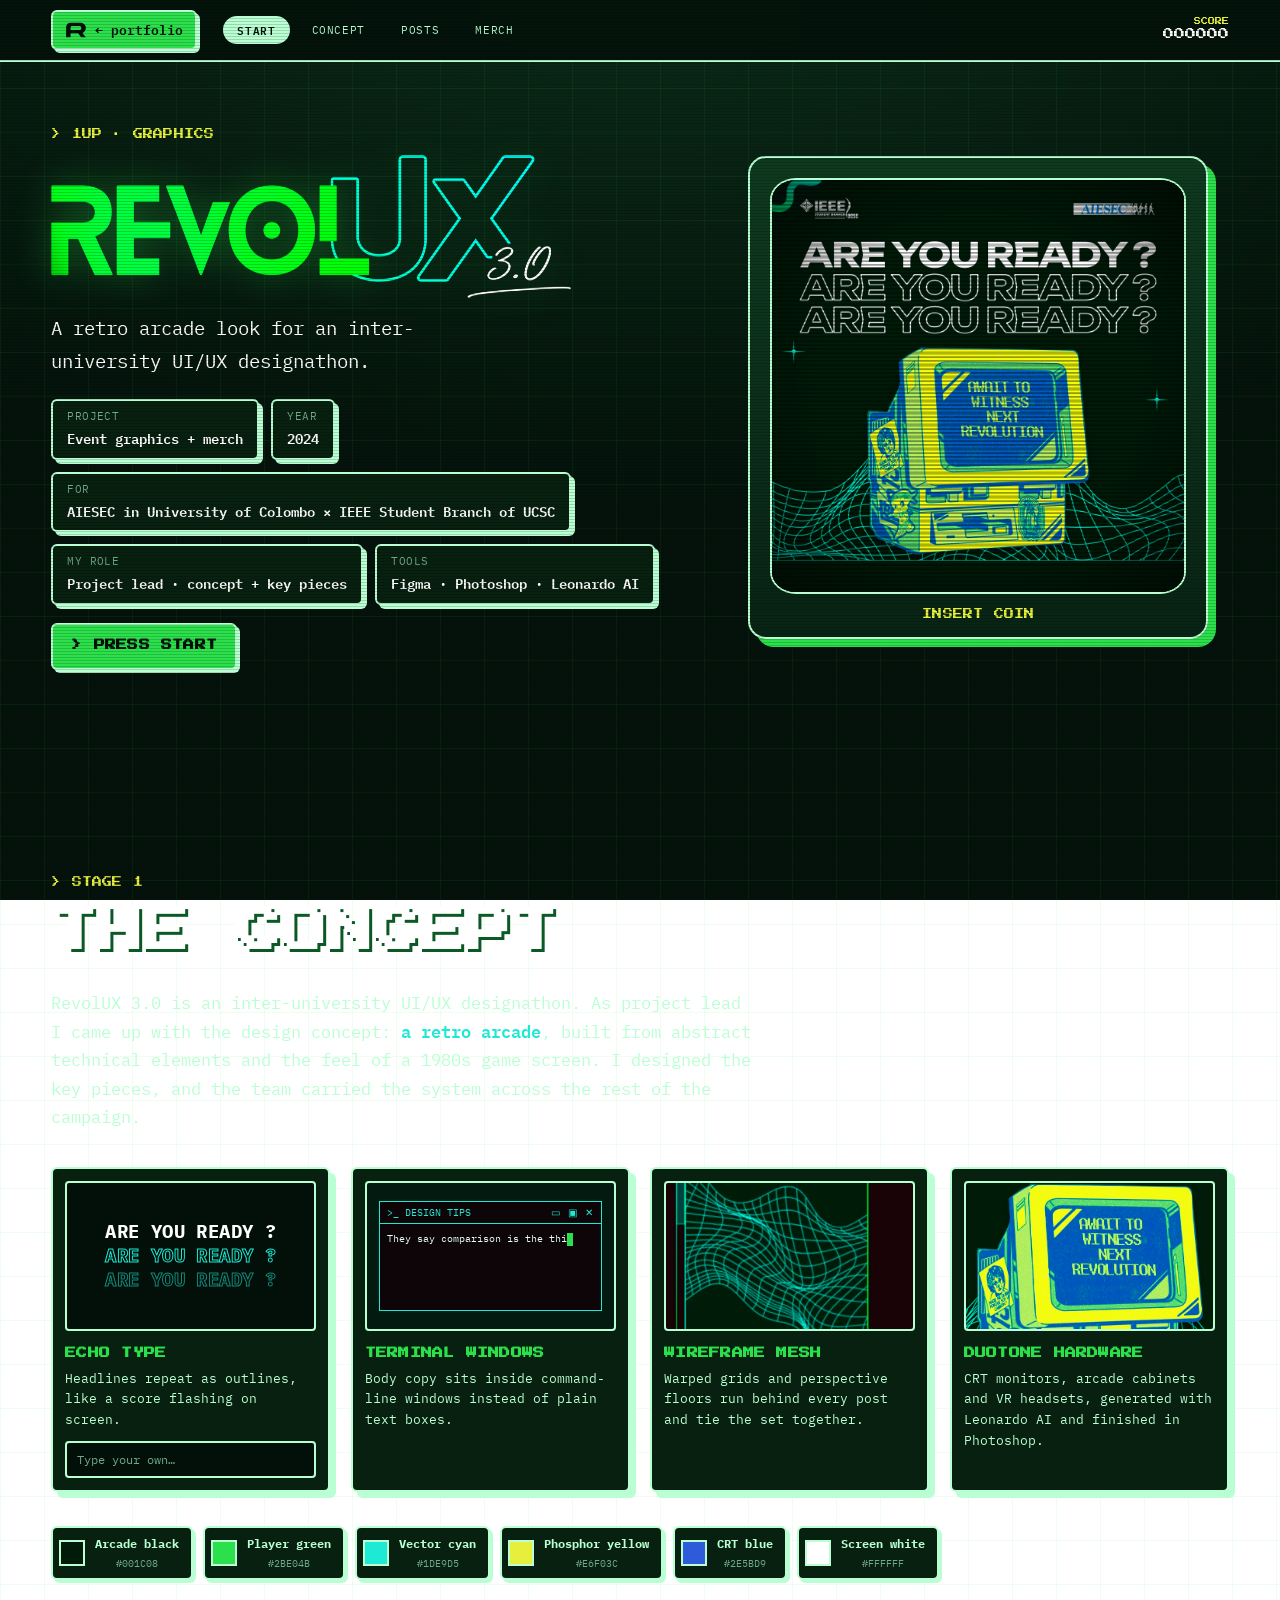
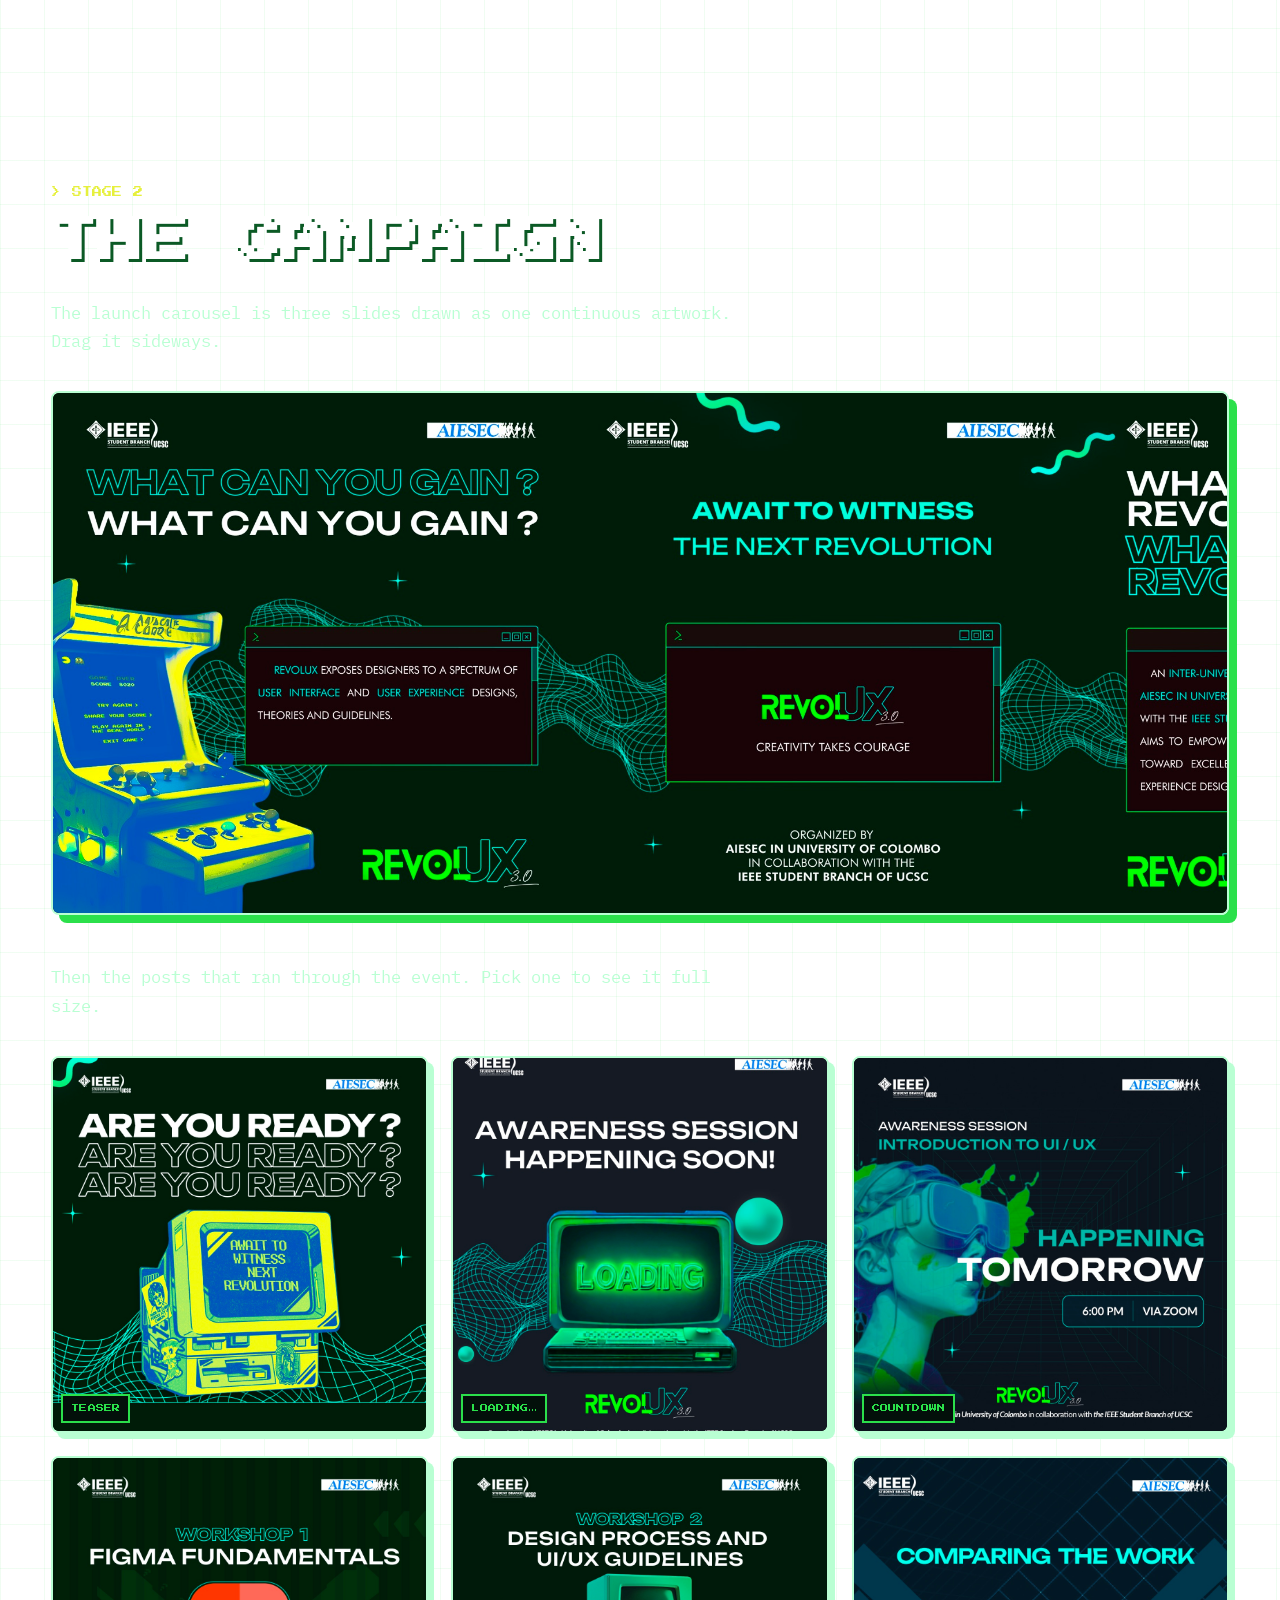
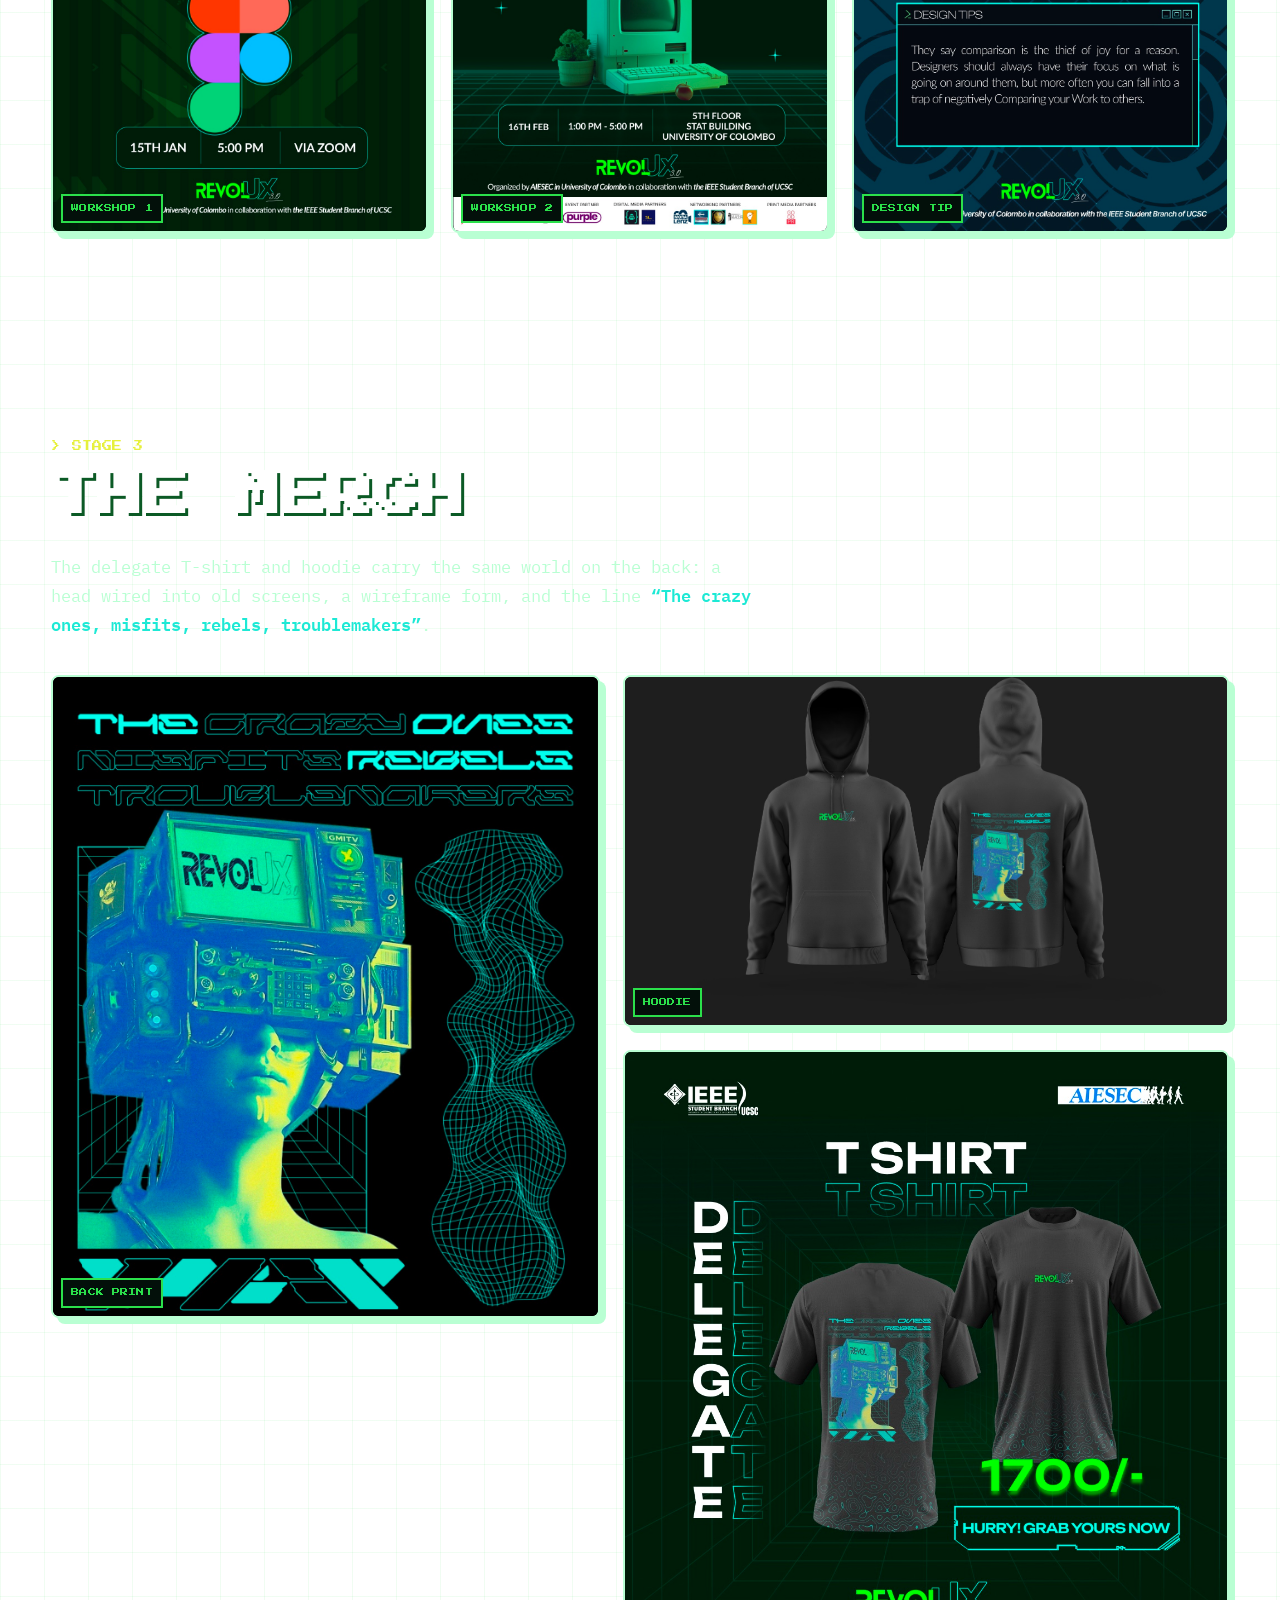
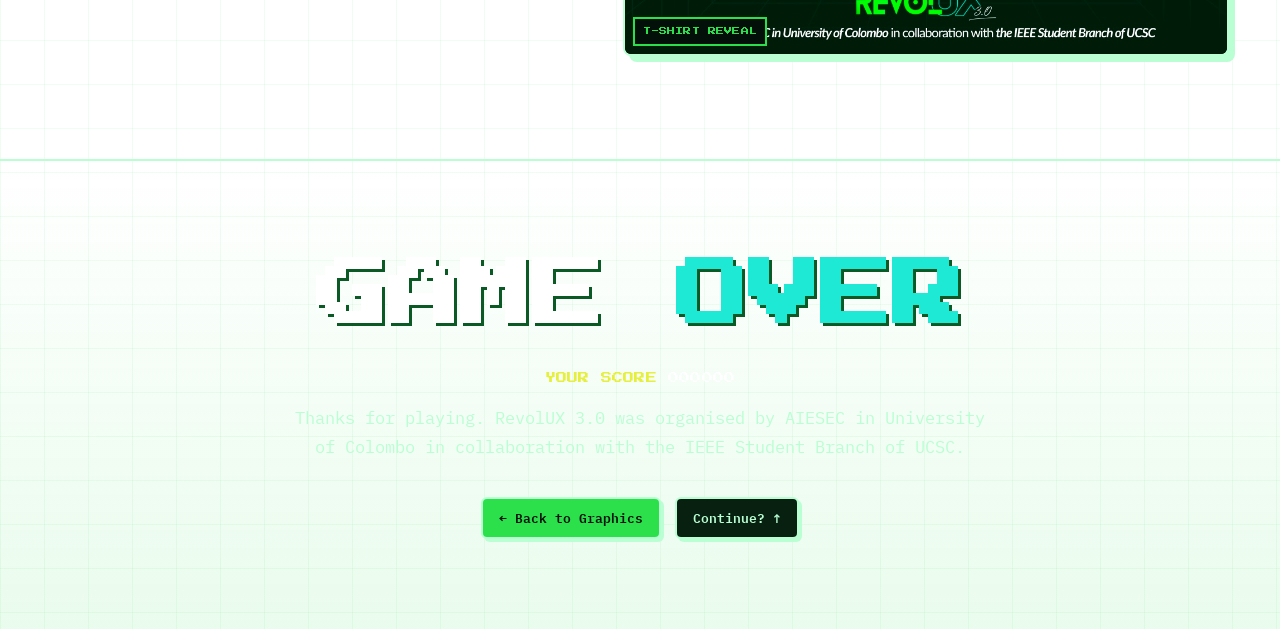
<file: case/revolux.html>
<!doctype html>
<html lang="en">
<head>
<meta charset="utf-8">
<meta name="viewport" content="width=device-width, initial-scale=1, viewport-fit=cover">
<title>RevolUX 3.0 — Retro arcade event graphics · Rav</title>
<meta name="description" content="RevolUX 3.0: a retro arcade visual concept for an inter-university UI/UX designathon. Social posts, launch carousel and merch.">
<link rel="icon" type="image/jpeg" href="../assets/work/revolux/thumb.jpg">
<link rel="preconnect" href="https://fonts.googleapis.com">
<link rel="preconnect" href="https://fonts.gstatic.com" crossorigin>
<link href="https://fonts.googleapis.com/css2?family=IBM+Plex+Mono:wght@400;500;600;700&family=Press+Start+2P&display=swap" rel="stylesheet">
<link rel="stylesheet" href="../css/case-common.css">
<link rel="stylesheet" href="../css/revolux.css">
</head>
<body>

<header class="top">
  <div class="top-in">
    <a class="back" href="../index.html#graphics" data-tip="exit game">
      <svg viewBox="0 0 60 60" aria-hidden="true"><path d="M56.8488 24.4345C56.8488 27.5298 55.9766 30.2877 54.2322 32.7083C52.5076 35.129 50.2577 36.875 47.4825 37.9464L56.8488 50H43.9739L35.9456 38.869H15.2208V50H3V22.2208C3 15.4714 8.47144 10 15.2208 10H42.4277C45.084 10 47.5024 10.6548 49.6829 11.9643C51.8634 13.254 53.5979 14.9901 54.8864 17.1726C56.1947 19.3552 56.8488 21.7758 56.8488 24.4345ZM19.2208 18.869C17.0117 18.869 15.2208 20.6599 15.2208 22.869V30H27.1591H39.0975C40.6238 30 41.9222 29.4544 42.9926 28.3631C44.0829 27.2718 44.628 25.9623 44.628 24.4345C44.628 22.9067 44.0829 21.5972 42.9926 20.506C41.9222 19.4147 40.6238 18.869 39.0975 18.869H19.2208Z"/></svg>
      <span>← portfolio</span>
    </a>
    <nav class="chips" id="chips" aria-label="Sections"></nav>
    <div class="score" data-tip="open things to score" aria-live="off"><small>SCORE</small><b id="score">000000</b></div>
  </div>
  <div class="bar" id="bar" aria-hidden="true"></div>
</header>

<main>
  <!-- cover -->
  <section class="cover" id="top" data-title="start">
    <div class="wrap hero">
      <div class="hero-text">
        <p class="px kick reveal">1UP · Graphics</p>
        <h1 class="reveal" style="--d:.05s"><img src="../assets/work/revolux/logo.png" alt="RevolUX 3.0" width="900" height="248"></h1>
        <p class="tag reveal" style="--d:.1s">A retro arcade look for an inter-university UI/UX designathon.</p>
        <div class="meta reveal" style="--d:.16s">
          <div><small>Project</small><b>Event graphics + merch</b></div>
          <div><small>Year</small><b>2024</b></div>
          <div><small>For</small><b>AIESEC in University of Colombo × IEEE Student Branch of UCSC</b></div>
          <div><small>My role</small><b>Project lead · concept + key pieces</b></div>
          <div><small>Tools</small><b>Figma · Photoshop · Leonardo AI</b></div>
        </div>
        <div class="btn-row reveal" style="--d:.22s"><button class="btn px" id="start">> Press start</button></div>
      </div>
      <div class="hero-crt reveal" style="--d:.12s">
        <button class="crt" id="crt" data-tip="insert coin" aria-label="Arcade screen. Click to insert a coin.">
          <span class="tube"><img src="../assets/work/revolux/post1.jpg" alt="RevolUX 3.0 teaser post: Are you ready? Await to witness next revolution" width="1080" height="1080"></span>
          <span class="px coin" id="coin">Insert coin</span>
        </button>
      </div>
    </div>
  </section>

  <!-- concept -->
  <section id="concept" data-title="concept">
    <div class="wrap">
      <p class="px kick reveal">Stage 1</p>
      <h2 class="reveal">The concept</h2>
      <p class="lede reveal">RevolUX 3.0 is an inter-university UI/UX designathon. As project lead I came up with the design concept: <b class="hl">a retro arcade</b>, built from abstract technical elements and the feel of a 1980s game screen. I designed the key pieces, and the team carried the system across the rest of the campaign.</p>
      <div class="kit">
        <article class="card pw reveal">
          <div class="demo d-echo" id="echo" aria-hidden="true"><span></span><span></span><span></span></div>
          <h3 class="px">Echo type</h3>
          <p>Headlines repeat as outlines, like a score flashing on screen.</p>
          <input class="echo-in" id="echoIn" type="text" maxlength="16" placeholder="Type your own…" aria-label="Type a headline to echo">
        </article>
        <article class="card pw reveal" style="--d:.06s">
          <div class="demo d-term" aria-hidden="true"><div class="term"><i>&gt;_ DESIGN TIPS<em>▭ ▣ ✕</em></i><p id="typed"></p></div></div>
          <h3 class="px">Terminal windows</h3>
          <p>Body copy sits inside command-line windows instead of plain text boxes.</p>
        </article>
        <article class="card pw reveal" style="--d:.12s">
          <div class="demo d-mesh" aria-hidden="true"></div>
          <h3 class="px">Wireframe mesh</h3>
          <p>Warped grids and perspective floors run behind every post and tie the set together.</p>
        </article>
        <article class="card pw reveal" style="--d:.18s">
          <div class="demo d-duo" aria-hidden="true"></div>
          <h3 class="px">Duotone hardware</h3>
          <p>CRT monitors, arcade cabinets and VR headsets, generated with Leonardo AI and finished in Photoshop.</p>
        </article>
      </div>
      <div class="pal reveal" id="pal" aria-label="Colour palette. Click a colour to copy it."></div>
    </div>
  </section>

  <!-- posts -->
  <section id="posts" data-title="posts">
    <div class="wrap">
      <p class="px kick reveal">Stage 2</p>
      <h2 class="reveal">The campaign</h2>
      <p class="lede reveal">The launch carousel is three slides drawn as one continuous artwork. Drag it sideways.</p>
      <div class="pano reveal" id="pano" tabindex="0" data-tip="drag ↔" aria-label="Launch carousel, three joined slides. Scroll sideways.">
        <img src="../assets/work/revolux/carousel.jpg" alt="Three joined slides: What can you gain?, Await to witness the next revolution, What is RevolUX 3.0?" width="2700" height="900" draggable="false">
      </div>
      <p class="lede reveal" style="margin-top:clamp(28px,4vw,48px)">Then the posts that ran through the event. Pick one to see it full size.</p>
      <div class="grid" id="grid"></div>
    </div>
  </section>

  <!-- merch -->
  <section id="merch" data-title="merch">
    <div class="wrap">
      <p class="px kick reveal">Stage 3</p>
      <h2 class="reveal">The merch</h2>
      <p class="lede reveal">The delegate T-shirt and hoodie carry the same world on the back: a head wired into old screens, a wireframe form, and the line <b class="hl">“The crazy ones, misfits, rebels, troublemakers”</b>.</p>
      <div class="merch">
        <button class="shot art reveal" data-src="poster.jpg" data-alt="Back print artwork: a figure wearing a helmet of retro screens beside a wireframe form" data-tip="zoom in"><img src="../assets/work/revolux/poster.jpg" alt="Back print artwork: a figure wearing a helmet of retro screens beside a wireframe form" width="1279" height="1500" loading="lazy"><span class="px">Back print</span></button>
        <div class="merch-col">
          <button class="shot reveal" style="--d:.08s" data-src="hoodie.jpg" data-alt="Hoodie mockup, front and back" data-tip="zoom in"><img src="../assets/work/revolux/hoodie.jpg" alt="Hoodie mockup, front and back" width="1561" height="902" loading="lazy"><span class="px">Hoodie</span></button>
          <button class="shot reveal" style="--d:.14s" data-src="tshirt.jpg" data-alt="Delegate T-shirt reveal post" data-tip="zoom in"><img src="../assets/work/revolux/tshirt.jpg" alt="Delegate T-shirt reveal post" width="1080" height="1080" loading="lazy"><span class="px">T-shirt reveal</span></button>
        </div>
      </div>
    </div>
  </section>

  <footer class="end">
    <div class="wrap">
      <h2 class="over">Game <span class="hl">over</span></h2>
      <p class="px final">Your score <b id="final">000000</b></p>
      <p class="lede" style="margin-inline:auto">Thanks for playing. RevolUX 3.0 was organised by AIESEC in University of Colombo in collaboration with the IEEE Student Branch of UCSC.</p>
      <div class="row"><a class="btn" href="../index.html#graphics">← Back to Graphics</a><button class="btn ghost" id="toTop">Continue? ↑</button></div>
    </div>
  </footer>
</main>

<div class="lb" id="lb" hidden><button class="x" aria-label="Close">✕</button><img id="lbImg" alt=""></div>
<canvas id="confetti" aria-hidden="true"></canvas>
<div class="pointer" id="pointer" aria-hidden="true"><svg viewBox="0 0 30 29"><path d="M19.241 14.2809L27.8131 11.3182C28.9603 10.9217 28.9312 9.28928 27.7706 8.93395L2.88267 1.31424C1.81923 0.988654 0.889727 2.10587 1.40332 3.09234L13.4708 26.2708C14.0055 27.298 15.5279 27.1133 15.8015 25.988L18.4321 15.1697C18.5329 14.7551 18.8377 14.4202 19.241 14.2809Z" stroke-width="2.5" stroke-linejoin="round"/></svg><span class="pill"></span></div>

<script src="../js/cursor.js"></script>
<script src="../js/kit.js"></script>
<script src="../js/revolux.js"></script>
</body>
</html>
</file>
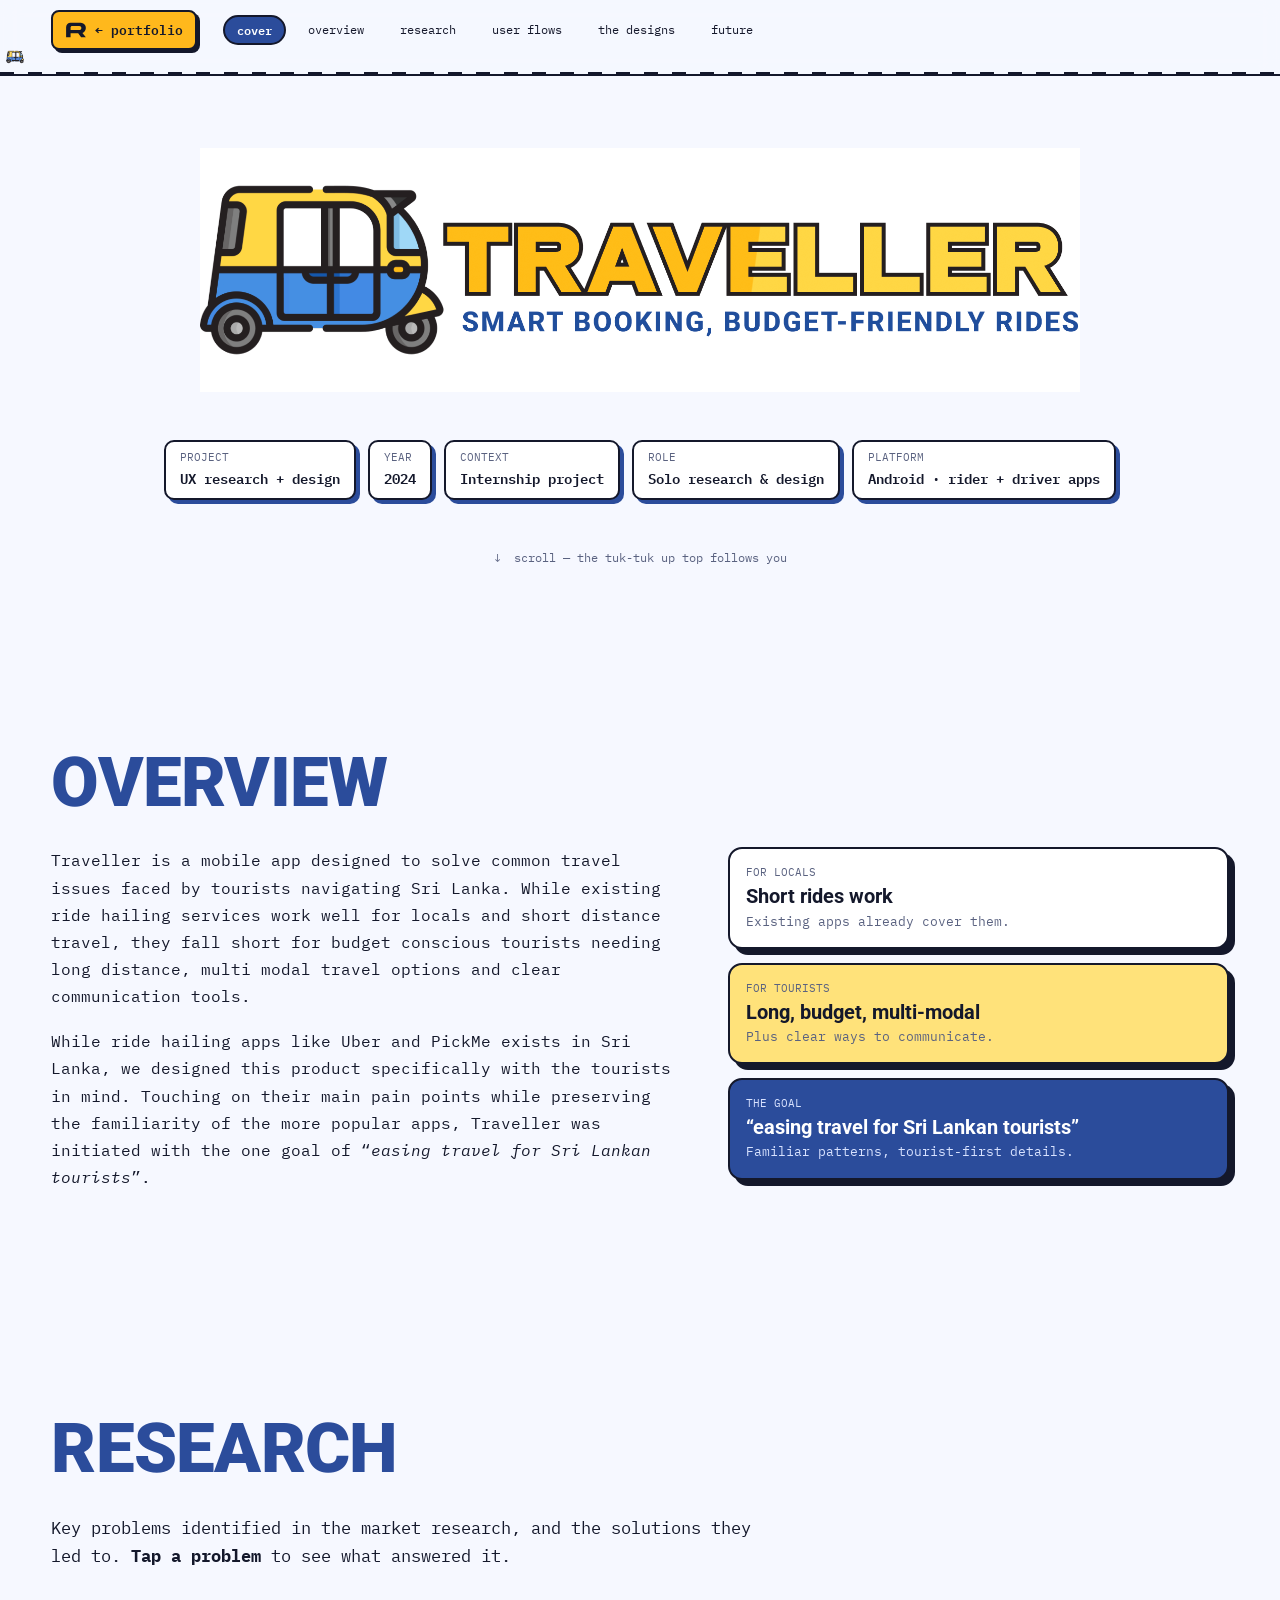
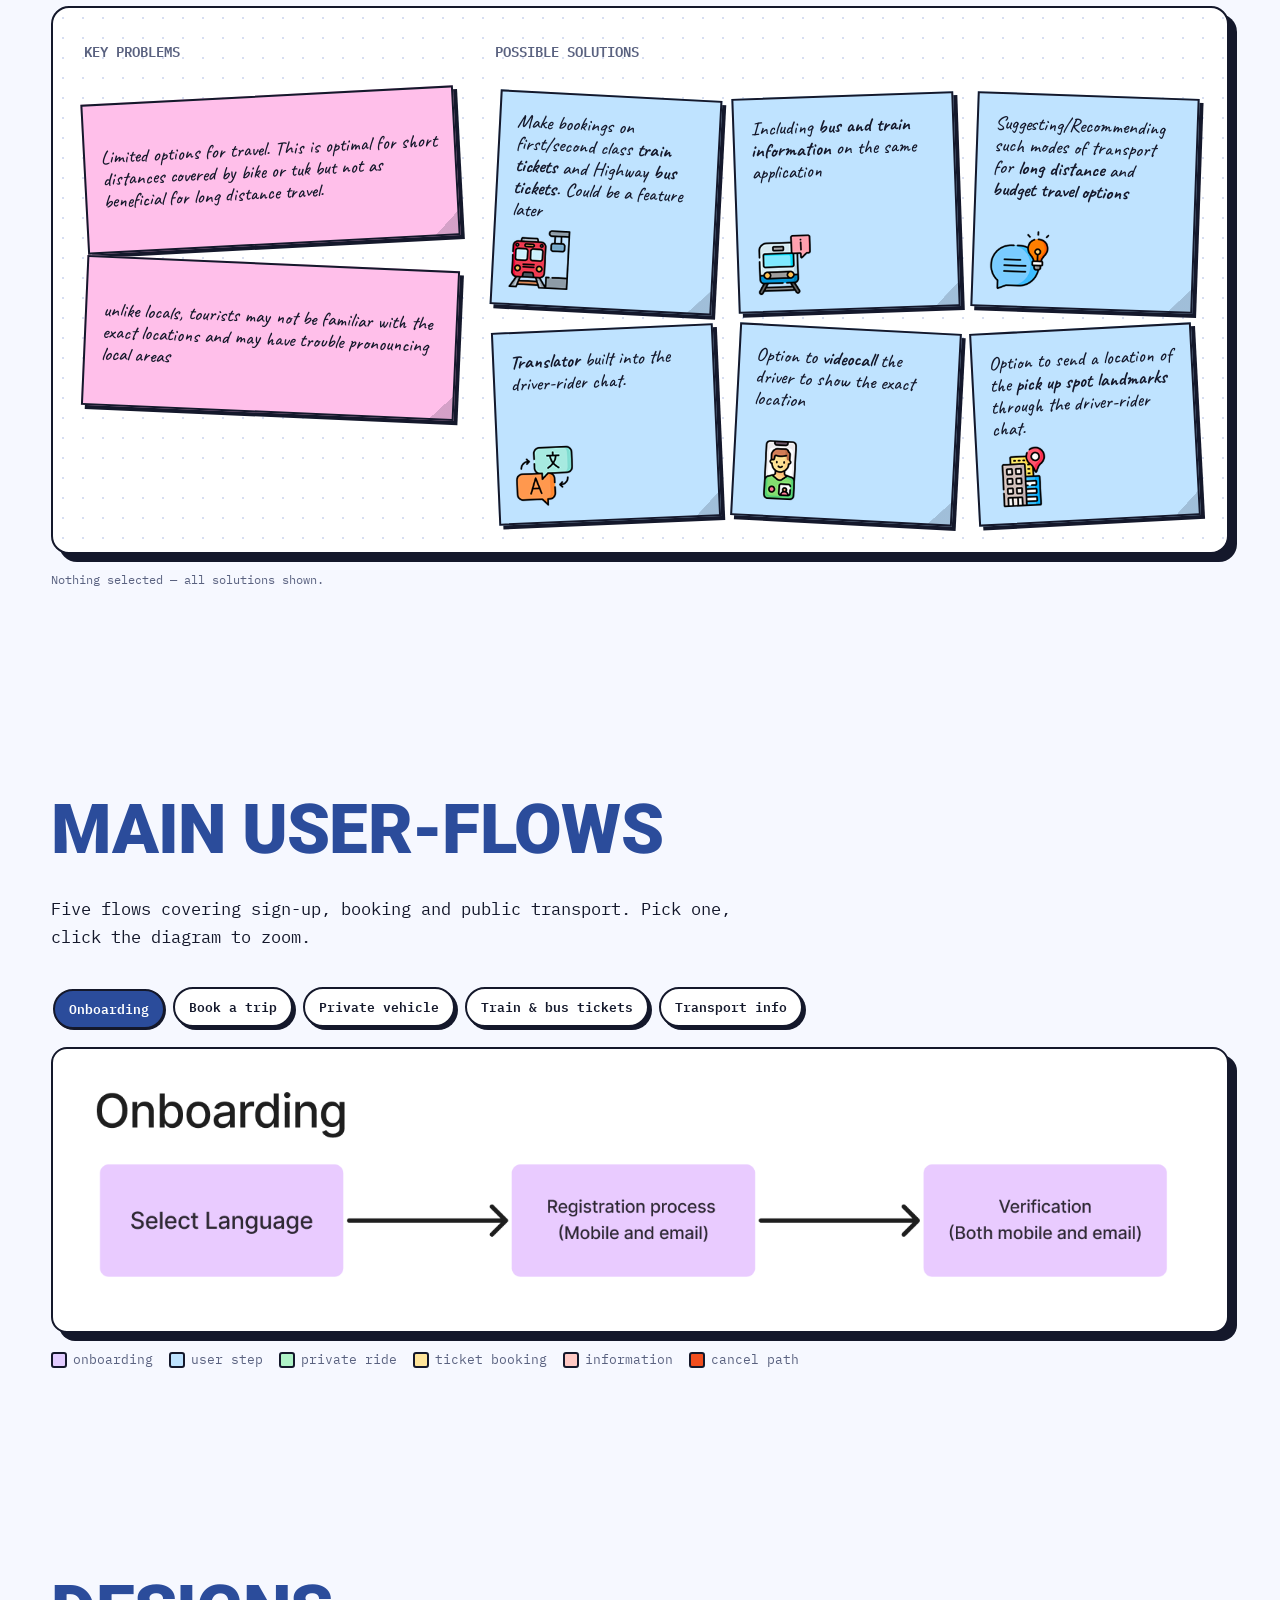
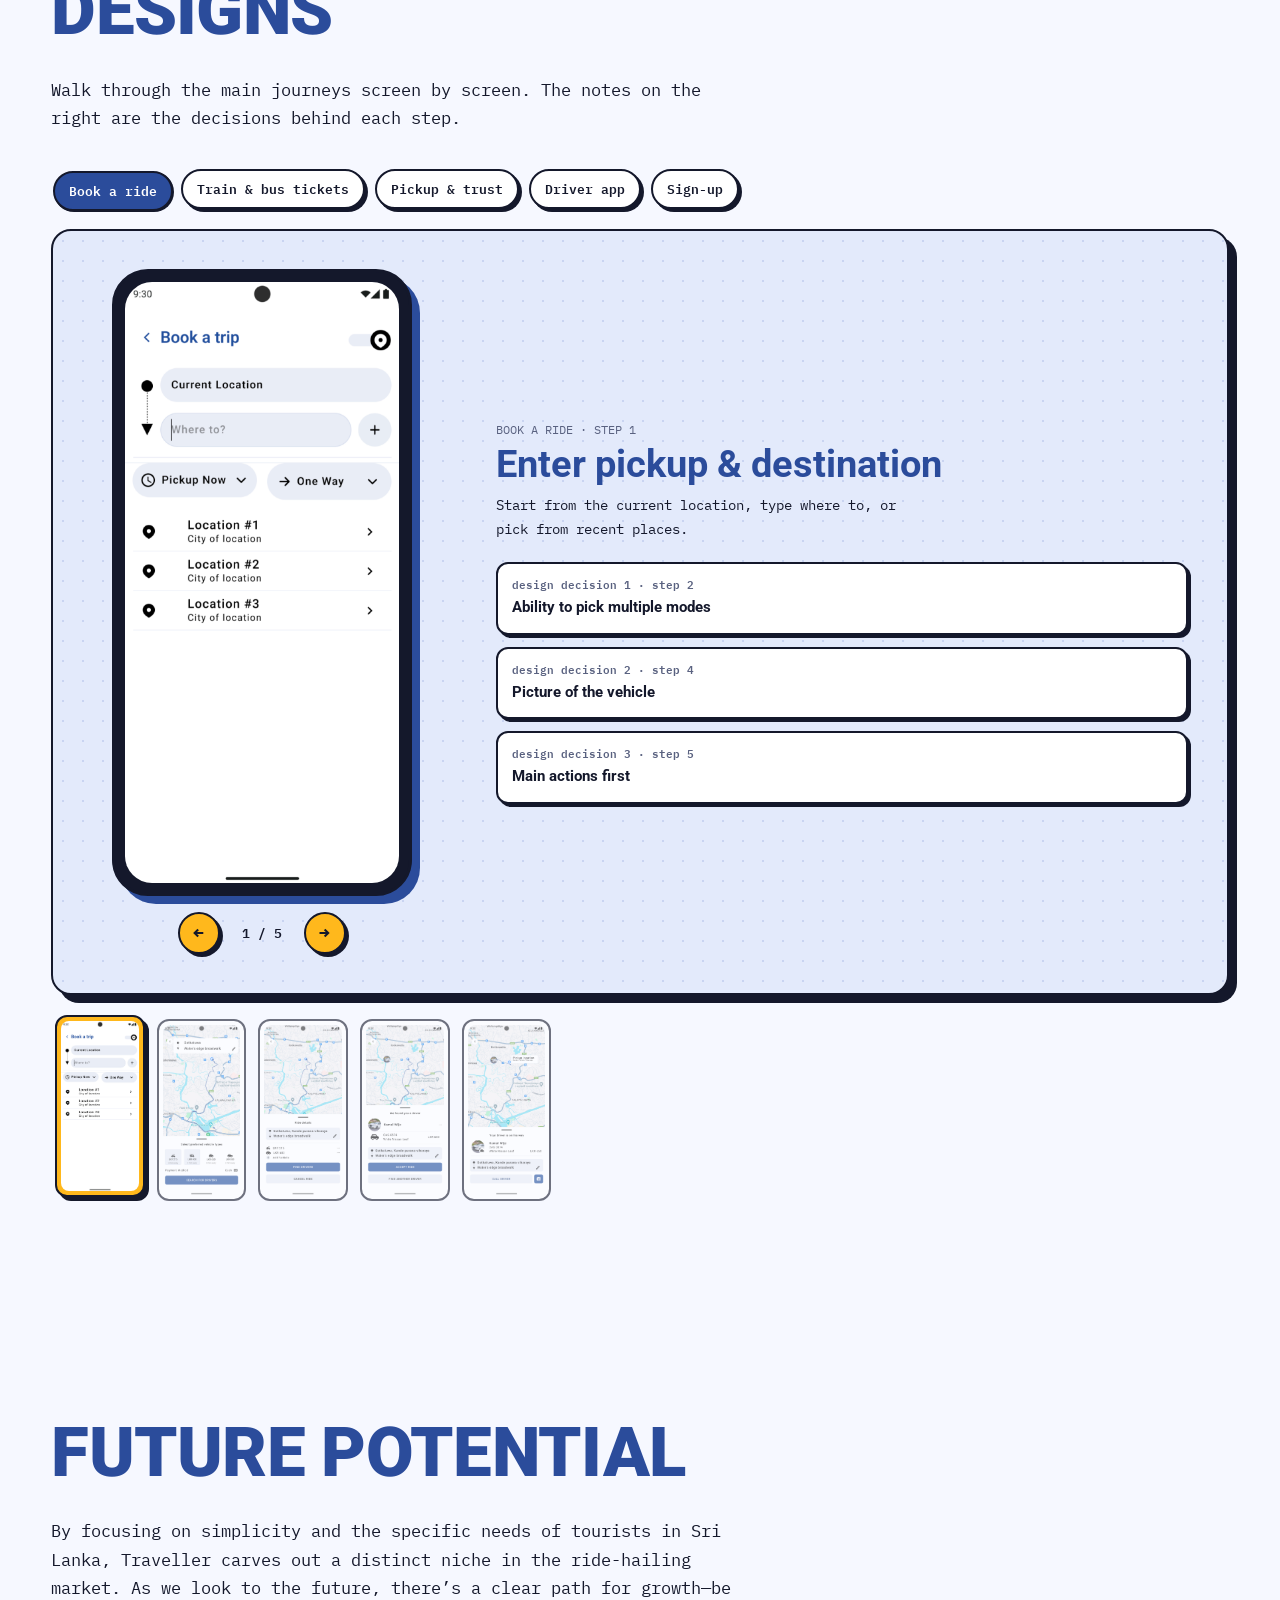
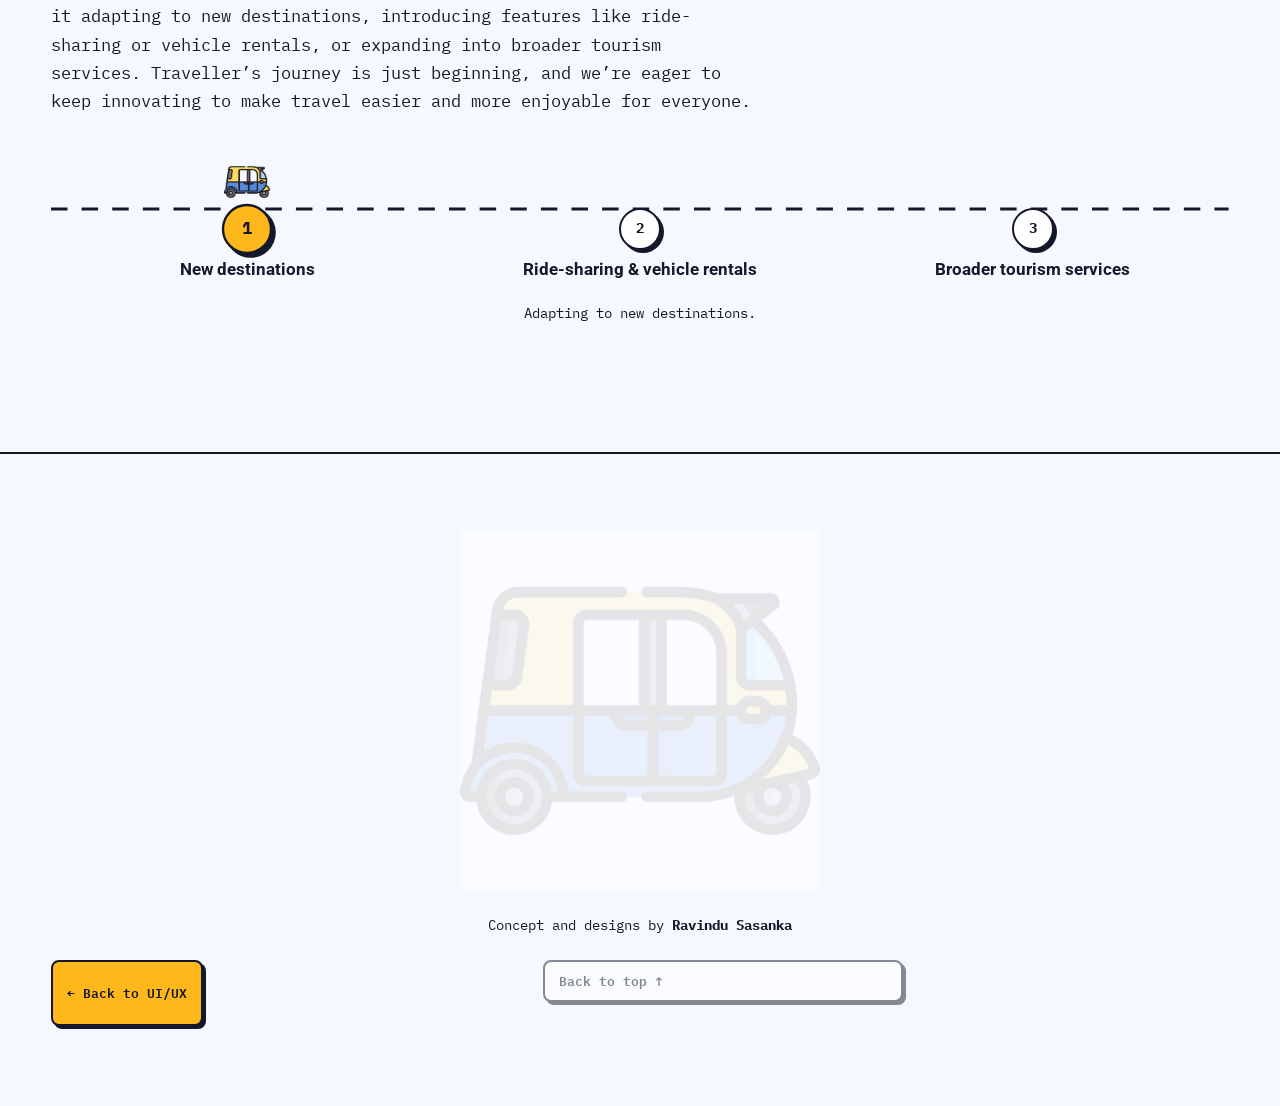
<file: case/traveller.html>
<!doctype html>
<html lang="en">
<head>
<meta charset="utf-8">
<meta name="viewport" content="width=device-width, initial-scale=1, viewport-fit=cover">
<title>Traveller — UX research + design · Rav</title>
<meta name="description" content="Traveller: a research and design project for a tourist-focused taxi and public transport app in Sri Lanka.">
<link rel="icon" type="image/svg+xml" href="../assets/favicon.svg">
<link rel="preconnect" href="https://fonts.googleapis.com">
<link rel="preconnect" href="https://fonts.gstatic.com" crossorigin>
<link href="https://fonts.googleapis.com/css2?family=IBM+Plex+Mono:wght@400;500;600;700&family=Roboto:wght@700;900&family=Caveat:wght@500;700&display=swap" rel="stylesheet">
<link rel="stylesheet" href="../css/traveller.css">
</head>
<body>

<header class="top">
  <div class="top-in">
    <a class="back" href="../index.html#uiux" data-tip="back to portfolio">
      <svg viewBox="0 0 60 60" aria-hidden="true"><path d="M56.8488 24.4345C56.8488 27.5298 55.9766 30.2877 54.2322 32.7083C52.5076 35.129 50.2577 36.875 47.4825 37.9464L56.8488 50H43.9739L35.9456 38.869H15.2208V50H3V22.2208C3 15.4714 8.47144 10 15.2208 10H42.4277C45.084 10 47.5024 10.6548 49.6829 11.9643C51.8634 13.254 53.5979 14.9901 54.8864 17.1726C56.1947 19.3552 56.8488 21.7758 56.8488 24.4345ZM19.2208 18.869C17.0117 18.869 15.2208 20.6599 15.2208 22.869V30H27.1591H39.0975C40.6238 30 41.9222 29.4544 42.9926 28.3631C44.0829 27.2718 44.628 25.9623 44.628 24.4345C44.628 22.9067 44.0829 21.5972 42.9926 20.506C41.9222 19.4147 40.6238 18.869 39.0975 18.869H19.2208Z"/></svg>
      <span>← portfolio</span>
    </a>
    <nav class="chips" id="chips" aria-label="Sections"></nav>
  </div>
  <div class="road" aria-hidden="true"><button class="tuk" id="tuk" tabindex="-1" data-tip="beep beep!"><img src="../assets/work/traveller/tuk.png" alt=""></button></div>
</header>

<main>
  <!-- cover -->
  <section class="cover" id="top" data-title="cover">
    <div class="wrap">
      <img class="logo reveal" src="../assets/work/traveller/logo.png" alt="Traveller — smart booking, budget-friendly rides" width="871" height="241">
      <div class="meta reveal" style="--d:.15s">
        <div><small>Project</small><b>UX research + design</b></div>
        <div><small>Year</small><b>2024</b></div>
        <div><small>Context</small><b>Internship project</b></div>
        <div><small>Role</small><b>Solo research &amp; design</b></div>
        <div><small>Platform</small><b>Android · rider + driver apps</b></div>
      </div>
      <p class="scroll-cue reveal" style="--d:.25s"><i>↓</i> scroll — the tuk-tuk up top follows you</p>
    </div>
  </section>

  <!-- overview -->
  <section id="overview" data-title="overview">
    <div class="wrap">
      <h2 class="reveal">Overview</h2>
      <div class="two">
        <div class="reveal">
          <p>Traveller is a mobile app designed to solve common travel issues faced by tourists navigating Sri Lanka. While existing ride hailing services work well for locals and short distance travel, they fall short for budget conscious tourists needing long distance, multi modal travel options and clear communication tools.</p>
          <p>While ride hailing apps like Uber and PickMe exists in Sri Lanka, we designed this product specifically with the tourists in mind. Touching on their main pain points while preserving the familiarity of the more popular apps, Traveller was initiated with the one goal of “<em>easing travel for Sri Lankan tourists</em>”.</p>
        </div>
        <div class="glance reveal" style="--d:.1s">
          <div class="card"><small>For locals</small><b>Short rides work</b><span>Existing apps already cover them.</span></div>
          <div class="card amber"><small>For tourists</small><b>Long, budget, multi-modal</b><span>Plus clear ways to communicate.</span></div>
          <div class="card blue"><small>The goal</small><b>“easing travel for Sri Lankan tourists”</b><span>Familiar patterns, tourist-first details.</span></div>
        </div>
      </div>
    </div>
  </section>

  <!-- research -->
  <section id="research" data-title="research">
    <div class="wrap">
      <h2 class="reveal">Research</h2>
      <p class="lede reveal">Key problems identified in the market research, and the solutions they led to. <b>Tap a problem</b> to see what answered it.</p>
      <div class="board reveal" id="board">
        <div class="col">
          <h3>Key problems</h3>
          <button class="note pink" data-pain="a" style="--r:-3deg"><span>Limited options for travel. This is optimal for short distances covered by bike or tuk but not as beneficial for long distance travel.</span></button>
          <button class="note pink" data-pain="b" style="--r:2.5deg"><span>unlike locals, tourists may not be familiar with the exact locations and may have trouble pronouncing local areas</span></button>
        </div>
        <div class="col wide">
          <h3>Possible solutions</h3>
          <div class="sols">
            <article class="note blue sol" data-from="a" data-go="tickets:1" style="--r:3deg"><span>Make bookings on first/second class <b>train tickets</b> and Highway <b>bus tickets</b>. Could be a feature later</span><img src="../assets/work/traveller/icons/station.png" alt=""><em>see tickets →</em></article>
            <article class="note blue sol" data-from="a" data-go="tickets:2" style="--r:-2deg"><span>Including <b>bus and train information</b> on the same application</span><img src="../assets/work/traveller/icons/train.png" alt=""><em>see routes →</em></article>
            <article class="note blue sol" data-from="a" data-go="tickets:2" style="--r:2deg"><span>Suggesting/Recommending such modes of transport for <b>long distance</b> and <b>budget travel options</b></span><img src="../assets/work/traveller/icons/suggest.png" alt=""><em>see suggestions →</em></article>
            <article class="note blue sol" data-from="b" data-go="pickup:1" style="--r:-2.5deg"><span><b>Translator</b> built into the driver-rider chat.</span><img src="../assets/work/traveller/icons/translate.png" alt=""><em>see chat →</em></article>
            <article class="note blue sol" data-from="b" data-go="pickup:3" style="--r:3deg"><span>Option to <b>videocall</b> the driver to show the exact location</span><img src="../assets/work/traveller/icons/video.png" alt=""><em>see video call →</em></article>
            <article class="note blue sol" data-from="b" data-go="pickup:1" style="--r:-3deg"><span>Option to send a location of the <b>pick up spot landmarks</b> through the driver-rider chat.</span><img src="../assets/work/traveller/icons/pin.png" alt=""><em>see landmarks →</em></article>
          </div>
        </div>
      </div>
      <p class="board-hint" id="boardHint">Nothing selected — all solutions shown.</p>
    </div>
  </section>

  <!-- flows -->
  <section id="flows" data-title="user flows">
    <div class="wrap">
      <h2 class="reveal">Main user-flows</h2>
      <p class="lede reveal">Five flows covering sign-up, booking and public transport. Pick one, click the diagram to zoom.</p>
      <div class="tabs reveal" id="flowTabs" role="tablist"></div>
      <button class="flow reveal" id="flowView" data-tip="zoom"><img id="flowImg" src="" alt=""></button>
      <p class="flow-cap" id="flowCap"></p>
    </div>
  </section>

  <!-- screens -->
  <section id="screens" data-title="the designs">
    <div class="wrap">
      <h2 class="reveal">Designs</h2>
      <p class="lede reveal">Walk through the main journeys screen by screen. The notes on the right are the decisions behind each step.</p>
      <div class="tabs reveal" id="walkTabs" role="tablist"></div>
      <div class="walk reveal">
        <div class="phone-col">
          <div class="phone" id="phone" tabindex="0" aria-label="Screen viewer. Use arrow keys to change screens.">
            <div class="screen"><img id="phoneImg" src="" alt=""></div>
            <span class="dot" id="phoneDot" hidden>!</span>
          </div>
          <div class="ctrls">
            <button class="rnd" id="prev" aria-label="Previous screen">←</button>
            <span class="count" id="count">1 / 1</span>
            <button class="rnd" id="next" aria-label="Next screen">→</button>
          </div>
        </div>
        <div class="info">
          <p class="step-label" id="stepLabel"></p>
          <h3 id="stepTitle"></h3>
          <p id="stepNote"></p>
          <div class="decisions" id="decisions"></div>
        </div>
      </div>
      <div class="strip reveal" id="strip" aria-label="All screens"></div>
    </div>
  </section>

  <!-- future -->
  <section id="future" data-title="future">
    <div class="wrap">
      <h2 class="reveal">Future potential</h2>
      <p class="lede reveal">By focusing on simplicity and the specific needs of tourists in Sri Lanka, Traveller carves out a distinct niche in the ride-hailing market. As we look to the future, there’s a clear path for growth—be it adapting to new destinations, introducing features like ride-sharing or vehicle rentals, or expanding into broader tourism services. Traveller’s journey is just beginning, and we’re eager to keep innovating to make travel easier and more enjoyable for everyone.</p>
      <div class="roadmap reveal" id="roadmap">
        <svg class="rm-line" viewBox="0 0 1000 40" preserveAspectRatio="none" aria-hidden="true"><path d="M0 20H1000" /></svg>
        <button class="stop on" data-i="0" data-tip="next stop"><i>1</i><b>New destinations</b></button>
        <button class="stop" data-i="1" data-tip="next stop"><i>2</i><b>Ride-sharing &amp; vehicle rentals</b></button>
        <button class="stop" data-i="2" data-tip="next stop"><i>3</i><b>Broader tourism services</b></button>
        <img class="rm-tuk" id="rmTuk" src="../assets/work/traveller/tuk.png" alt="">
      </div>
      <p class="stop-text" id="stopText"></p>
    </div>
  </section>

  <footer class="end">
    <div class="wrap">
      <img class="ghost" src="../assets/work/traveller/tuk-end.png" alt="">
      <p class="credit">Concept and designs by <b>Ravindu Sasanka</b></p>
      <div class="row"><a class="btn" href="../index.html#uiux">← Back to UI/UX</a><button class="btn ghost" id="toTop">Back to top ↑</button></div>
    </div>
  </footer>
</main>

<div class="lb" id="lb" hidden role="dialog" aria-label="Zoomed diagram"><button class="x" aria-label="Close">✕</button><div class="lb-scroll"><img id="lbImg" alt=""></div></div>
<canvas id="confetti" aria-hidden="true"></canvas>
<div class="pointer" id="pointer" aria-hidden="true"><svg viewBox="0 0 30 29"><path d="M19.241 14.2809L27.8131 11.3182C28.9603 10.9217 28.9312 9.28928 27.7706 8.93395L2.88267 1.31424C1.81923 0.988654 0.889727 2.10587 1.40332 3.09234L13.4708 26.2708C14.0055 27.298 15.5279 27.1133 15.8015 25.988L18.4321 15.1697C18.5329 14.7551 18.8377 14.4202 19.241 14.2809Z" stroke-width="2.5" stroke-linejoin="round"/></svg><span class="pill"></span></div>

<script src="../js/cursor.js"></script>
<script src="../js/traveller.js"></script>
</body>
</html>
</file>
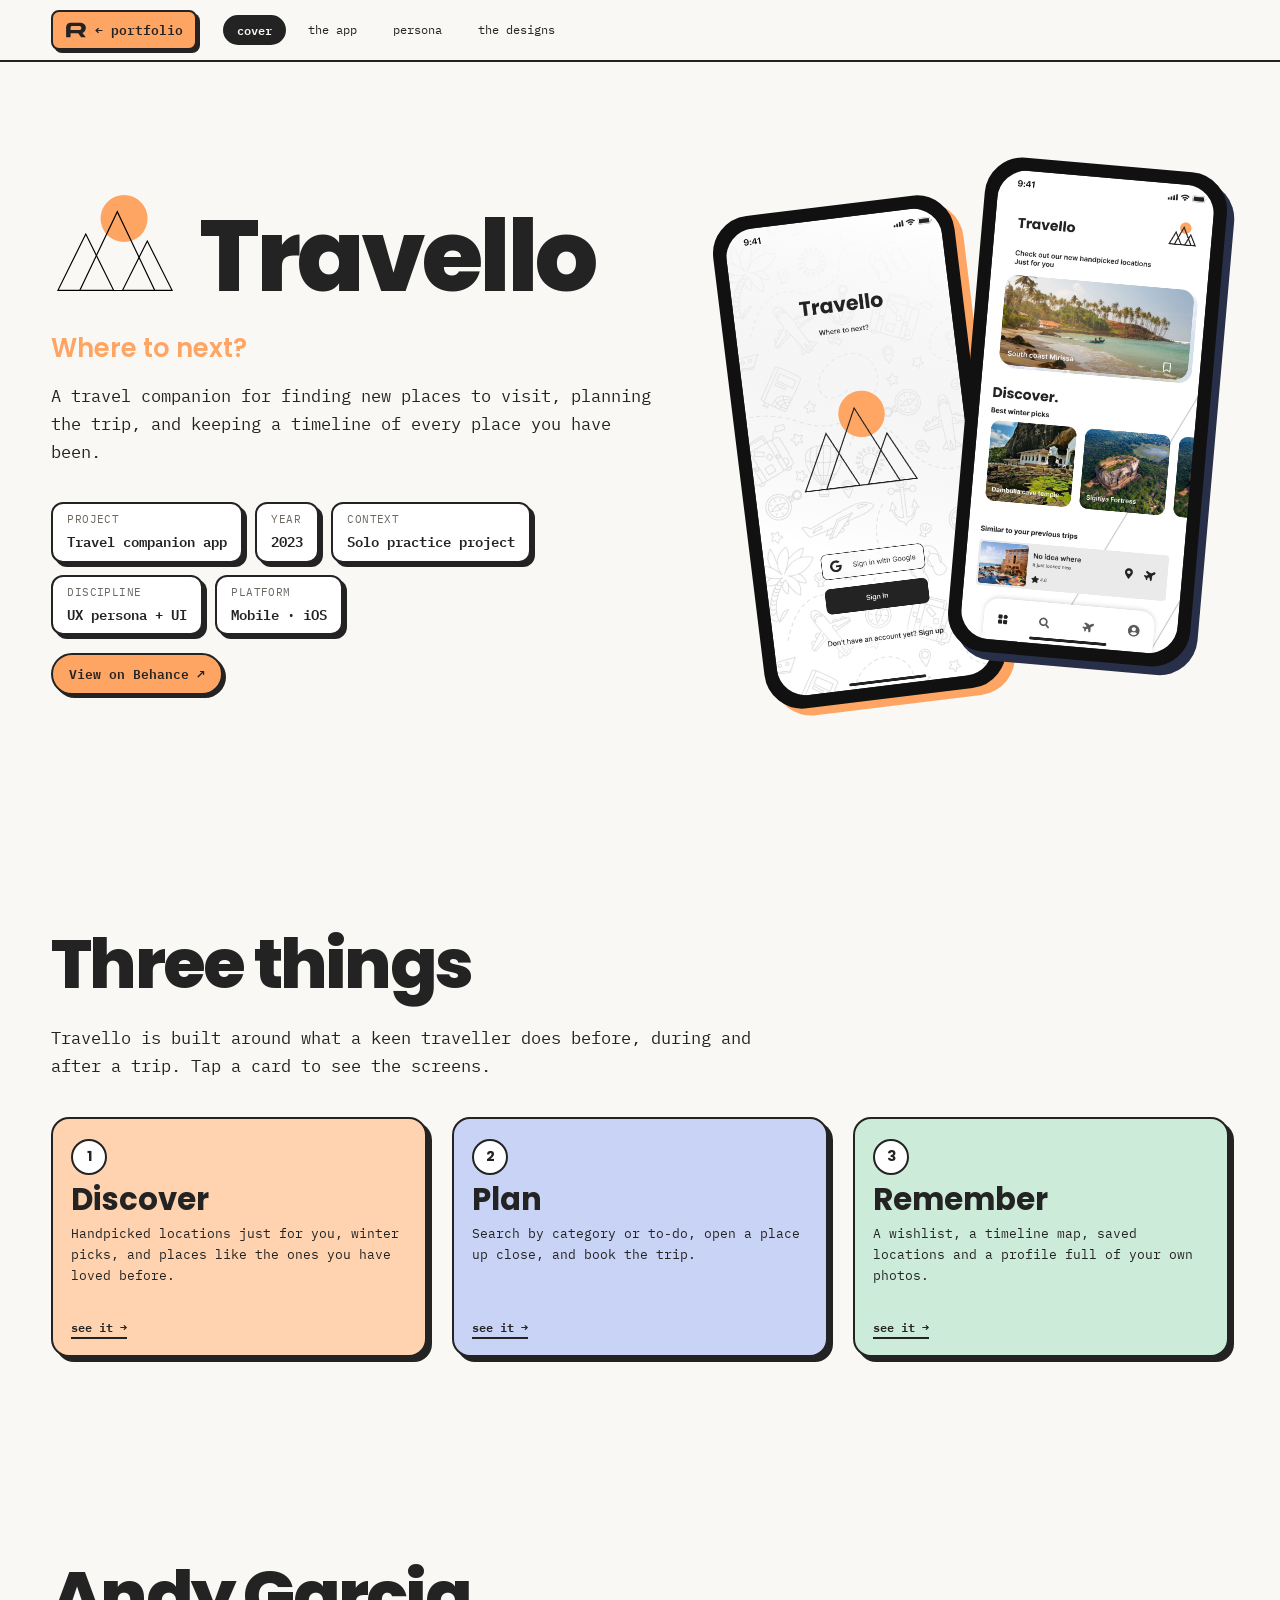
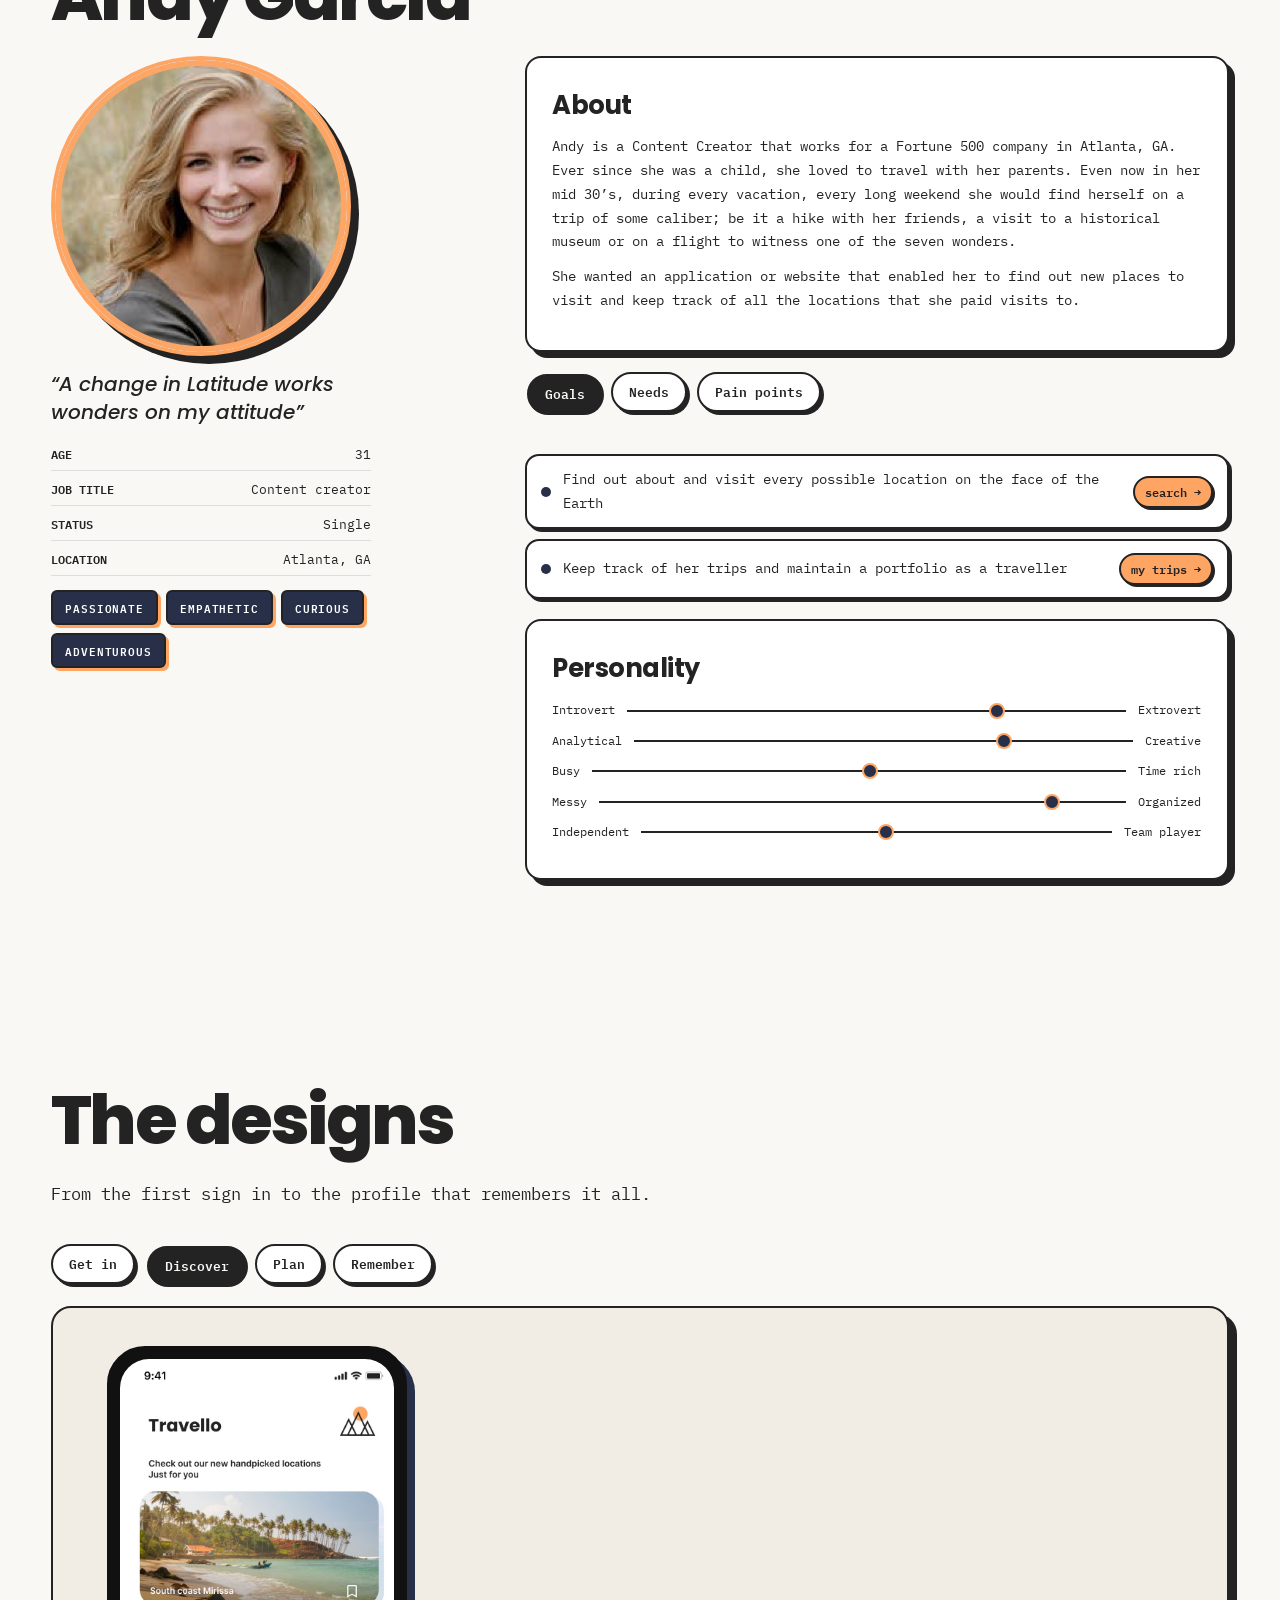
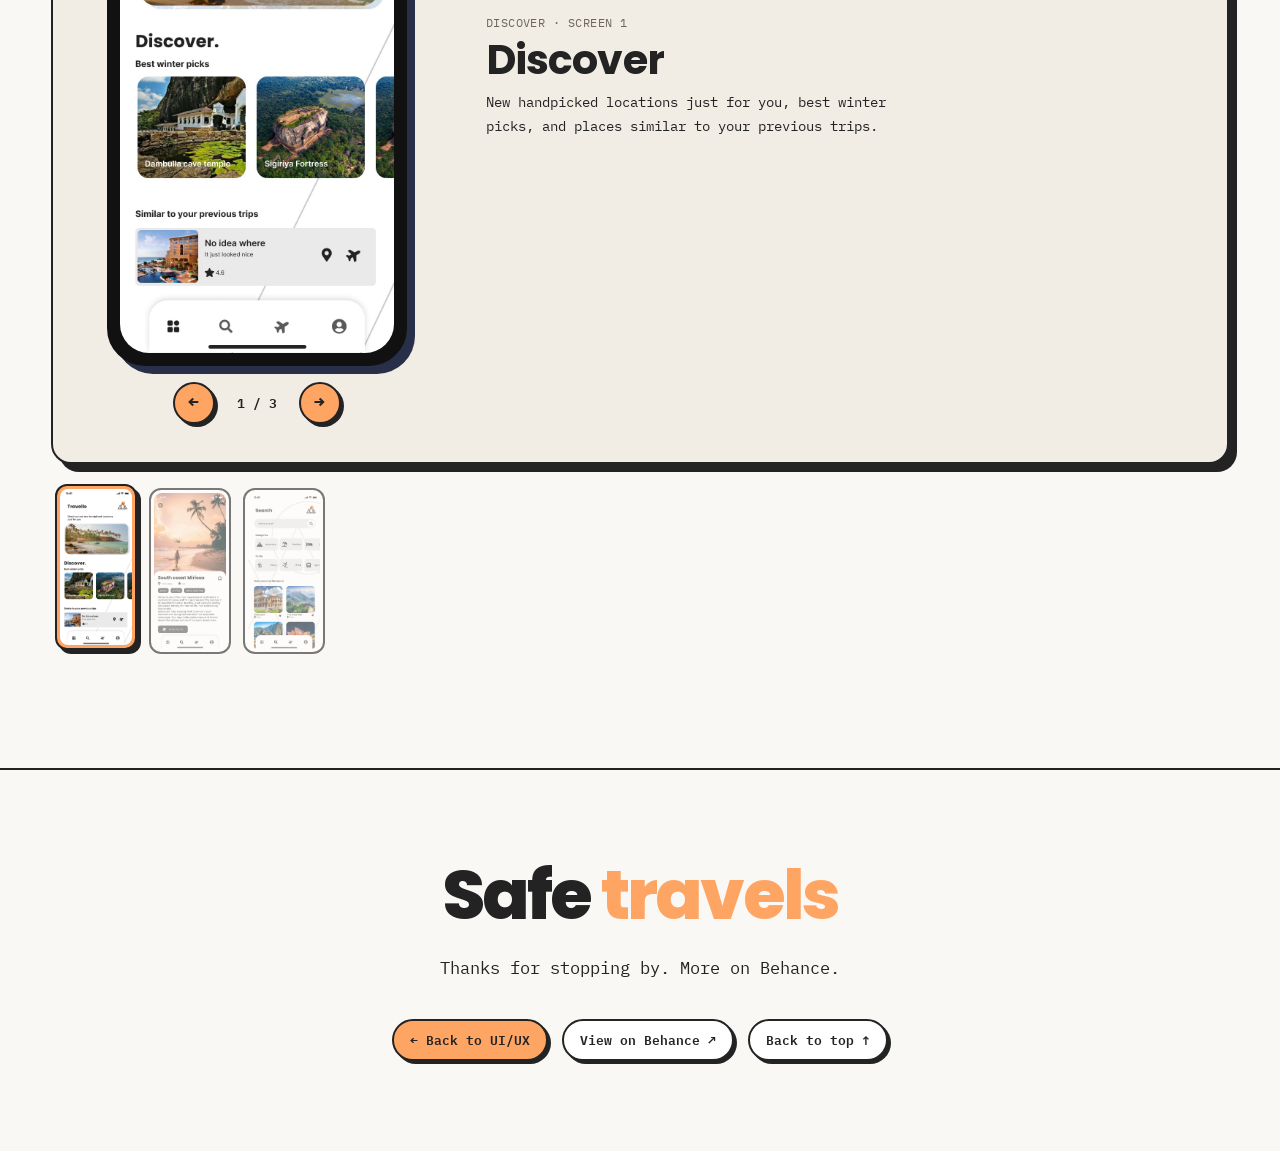
<file: case/travello.html>
<!doctype html>
<html lang="en">
<head>
<meta charset="utf-8">
<meta name="viewport" content="width=device-width, initial-scale=1, viewport-fit=cover">
<title>Travello — Travel companion app · Rav</title>
<meta name="description" content="Travello: a travel companion app to discover places, plan trips and keep a timeline of the places you've been. Persona and UI design.">
<link rel="icon" type="image/svg+xml" href="../assets/favicon.svg">
<link rel="preconnect" href="https://fonts.googleapis.com">
<link rel="preconnect" href="https://fonts.gstatic.com" crossorigin>
<link href="https://fonts.googleapis.com/css2?family=IBM+Plex+Mono:wght@400;500;600;700&family=Poppins:wght@500;600;700;800&display=swap" rel="stylesheet">
<link rel="stylesheet" href="../css/case-common.css">
<link rel="stylesheet" href="../css/travello.css">
</head>
<body>

<header class="top">
  <div class="top-in">
    <a class="back" href="../index.html#uiux" data-tip="back to portfolio">
      <svg viewBox="0 0 60 60" aria-hidden="true"><path d="M56.8488 24.4345C56.8488 27.5298 55.9766 30.2877 54.2322 32.7083C52.5076 35.129 50.2577 36.875 47.4825 37.9464L56.8488 50H43.9739L35.9456 38.869H15.2208V50H3V22.2208C3 15.4714 8.47144 10 15.2208 10H42.4277C45.084 10 47.5024 10.6548 49.6829 11.9643C51.8634 13.254 53.5979 14.9901 54.8864 17.1726C56.1947 19.3552 56.8488 21.7758 56.8488 24.4345ZM19.2208 18.869C17.0117 18.869 15.2208 20.6599 15.2208 22.869V30H27.1591H39.0975C40.6238 30 41.9222 29.4544 42.9926 28.3631C44.0829 27.2718 44.628 25.9623 44.628 24.4345C44.628 22.9067 44.0829 21.5972 42.9926 20.506C41.9222 19.4147 40.6238 18.869 39.0975 18.869H19.2208Z"/></svg>
      <span>← portfolio</span>
    </a>
    <nav class="chips" id="chips" aria-label="Sections"></nav>
  </div>
  <div class="bar" id="bar" aria-hidden="true"></div>
</header>

<main>
  <!-- cover -->
  <section class="cover" id="top" data-title="cover">
    <div class="wrap hero">
      <div class="hero-text">
        <button class="logo-btn reveal" id="logoBtn" data-tip="rise & shine" aria-label="Travello logo"><img src="../assets/work/travello/logo.svg" alt="" width="44" height="45"><span>Travello</span></button>
        <p class="tag reveal" style="--d:.1s">Where to next?</p>
        <p class="lede reveal" style="--d:.15s">A travel companion for finding new places to visit, planning the trip, and keeping a timeline of every place you have been.</p>
        <div class="meta reveal" style="--d:.2s">
          <div><small>Project</small><b>Travel companion app</b></div>
          <div><small>Year</small><b>2023</b></div>
          <div><small>Context</small><b>Solo practice project</b></div>
          <div><small>Discipline</small><b>UX persona + UI</b></div>
          <div><small>Platform</small><b>Mobile · iOS</b></div>
        </div>
        <div class="btn-row reveal" style="--d:.25s"><a class="btn" href="https://www.behance.net/gallery/157414269/Travello-a-travel-companion" target="_blank" rel="noopener">View on Behance ↗</a></div>
      </div>
      <div class="hero-phones reveal" style="--d:.15s" id="heroPhones" data-tip="tilt me">
        <div class="phone back-p"><div class="screen"><img src="../assets/work/travello/screens/splash.jpg" alt="Travello splash screen"></div></div>
        <div class="phone front-p"><div class="screen"><img src="../assets/work/travello/screens/home.jpg" alt="Travello home screen"></div></div>
      </div>
    </div>
  </section>

  <!-- about -->
  <section id="about" data-title="the app">
    <div class="wrap">
      <h2 class="reveal">Three things</h2>
      <p class="lede reveal">Travello is built around what a keen traveller does before, during and after a trip. Tap a card to see the screens.</p>
      <div class="trio" id="trio"></div>
    </div>
  </section>

  <!-- persona -->
  <section id="persona" data-title="persona">
    <div class="wrap">
      <h2 class="reveal">Andy Garcia</h2>
      <div class="persona">
        <div class="p-left reveal">
          <div class="p-photo"><img src="../assets/work/travello/persona.jpg" alt="Andy Garcia, the persona"></div>
          <p class="quote">“A change in Latitude works wonders on my attitude”</p>
          <dl class="facts"><div><dt>Age</dt><dd>31</dd></div><div><dt>Job title</dt><dd>Content creator</dd></div><div><dt>Status</dt><dd>Single</dd></div><div><dt>Location</dt><dd>Atlanta, GA</dd></div></dl>
          <div class="chips2"><span>Passionate</span><span>Empathetic</span><span>Curious</span><span>Adventurous</span></div>
        </div>
        <div class="p-right reveal" style="--d:.1s">
          <div class="card about"><h3>About</h3><p>Andy is a Content Creator that works for a Fortune 500 company in Atlanta, GA. Ever since she was a child, she loved to travel with her parents. Even now in her mid 30’s, during every vacation, every long weekend she would find herself on a trip of some caliber; be it a hike with her friends, a visit to a historical museum or on a flight to witness one of the seven wonders.</p><p>She wanted an application or website that enabled her to find out new places to visit and keep track of all the locations that she paid visits to.</p></div>
          <div class="tabs" id="pTabs" role="tablist"></div>
          <ul class="plist" id="pList"></ul>
          <div class="card sliders">
            <h3>Personality</h3>
            <div id="sliders"></div>
          </div>
        </div>
      </div>
    </div>
  </section>

  <!-- screens -->
  <section id="screens" data-title="the designs">
    <div class="wrap">
      <h2 class="reveal">The designs</h2>
      <p class="lede reveal">From the first sign in to the profile that remembers it all.</p>
      <div class="tabs reveal" id="walkTabs" role="tablist"></div>
      <div class="walk reveal">
        <div class="phone-col">
          <div class="phone" id="phone" tabindex="0" aria-label="Screen viewer. Use arrow keys to change screens."><div class="screen"><img id="phoneImg" src="" alt=""></div></div>
          <div class="ctrls"><button class="rnd" id="prev" aria-label="Previous screen">←</button><span class="count" id="count"></span><button class="rnd" id="next" aria-label="Next screen">→</button></div>
        </div>
        <div class="info">
          <p class="step-label" id="stepLabel"></p>
          <h3 id="stepTitle"></h3>
          <p id="stepNote"></p>
          <div class="extra" id="stepExtra"></div>
        </div>
      </div>
      <div class="strip reveal" id="strip" aria-label="All screens"></div>
    </div>
  </section>

  <footer class="end">
    <div class="wrap">
      <h2>Safe <span class="hl">travels</span></h2>
      <p class="lede" style="margin-inline:auto">Thanks for stopping by. More on Behance.</p>
      <div class="row"><a class="btn" href="../index.html#uiux">← Back to UI/UX</a><a class="btn ghost" href="https://www.behance.net/gallery/157414269/Travello-a-travel-companion" target="_blank" rel="noopener">View on Behance ↗</a><button class="btn ghost" id="toTop">Back to top ↑</button></div>
    </div>
  </footer>
</main>

<canvas id="confetti" aria-hidden="true"></canvas>
<div class="pointer" id="pointer" aria-hidden="true"><svg viewBox="0 0 30 29"><path d="M19.241 14.2809L27.8131 11.3182C28.9603 10.9217 28.9312 9.28928 27.7706 8.93395L2.88267 1.31424C1.81923 0.988654 0.889727 2.10587 1.40332 3.09234L13.4708 26.2708C14.0055 27.298 15.5279 27.1133 15.8015 25.988L18.4321 15.1697C18.5329 14.7551 18.8377 14.4202 19.241 14.2809Z" stroke-width="2.5" stroke-linejoin="round"/></svg><span class="pill"></span></div>

<script src="../js/cursor.js"></script>
<script src="../js/kit.js"></script>
<script src="../js/travello.js"></script>
</body>
</html>
</file>
<file: css/style.css>
/* =========================================================
   Rav — portfolio · neo-brutalist × Figma UI
   ========================================================= */
:root{
  --bg:#FDF4F1; --paper:#fff; --ink:#1b1918; --muted:#6d6762; --dark:#1b1918;
  --yellow:#FFE92B; --blue:#0D99FF; --cursor:#7B9CF0;
  --purple:#B26CF2; --pink:#F23C9E; --cyan:#0FC8DD; --green:#1ED47A; --red:#F24E1E;
  --font:'IBM Plex Mono', ui-monospace, SFMono-Regular, Menlo, monospace;
  --fw:clamp(84px,7.25vw,150px);
  --arch:min(44.6vw,79svh);
  --arch-color:var(--yellow);
  --bounce:cubic-bezier(.2,1.5,.4,1);
  --dot:rgba(27,25,24,.2);
}
:root[data-theme="dark"]{
  --bg:#161413; --paper:#242120; --ink:#f6efe9; --muted:#a49c95; --dot:rgba(246,239,233,.18);
}
*{box-sizing:border-box;margin:0}
html,body{height:100%}
body{
  font-family:var(--font); background:var(--bg); color:var(--ink);
  overflow:hidden; -webkit-font-smoothing:antialiased;
  background-image:radial-gradient(var(--dot) 1.4px,transparent 1.7px); background-size:24px 24px; background-position:center;
  transition:background-color .3s;
}
button{font:inherit;color:inherit;background:none;border:0;cursor:pointer}
a{color:inherit}
kbd{font:inherit;font-size:.9em;border:1.5px solid currentColor;border-radius:4px;padding:0 5px;background:rgba(255,255,255,.6)}
:focus-visible{outline:3px solid var(--blue);outline-offset:3px}

/* ---------- boot ---------- */
.boot{position:fixed;inset:0;z-index:1000;background:var(--bg);display:grid;place-items:center;transition:opacity .35s,visibility .35s}
.boot.done{opacity:0;visibility:hidden}
.boot-card{background:var(--paper);border:2px solid var(--ink);box-shadow:6px 6px 0 var(--ink);padding:18px 22px;width:min(300px,80vw);display:grid;gap:10px;border-radius:8px}
.boot-card small{color:var(--muted);font-size:12px}
.boot-bar{height:14px;border:2px solid var(--ink);background:var(--bg);overflow:hidden}
.boot-bar i{display:block;height:100%;width:0;background:var(--blue);animation:load .9s steps(10) forwards}
@keyframes load{to{width:100%}}

/* ---------- top bar ---------- */
.topbar{position:fixed;inset:0 0 auto 0;z-index:60;display:flex;justify-content:space-between;align-items:center;
  padding:2.4svh clamp(18px,6.5vw,130px) 0 clamp(18px,3vw,60px);pointer-events:none}
.topbar>*{pointer-events:auto}
.logo{display:block;width:clamp(38px,2.9vw,58px);aspect-ratio:1;color:var(--ink);transition:transform .3s var(--bounce)}
.logo svg{width:100%;height:100%;display:block}
.logo:hover{transform:rotate(-8deg) scale(1.08)}
.logo.spin{animation:spin .9s var(--bounce)}
@keyframes spin{to{transform:rotate(720deg) scale(1.2)}}
.nav{display:flex;gap:clamp(8px,2vw,40px);font-size:clamp(14px,1.8vw,36px)}
.nav a{text-decoration:none;padding:.1em .35em;border:2px solid transparent;border-radius:6px;transition:transform .12s,box-shadow .12s,background .12s}
.nav a:hover,.nav a:focus-visible{background:var(--yellow);color:var(--dark);border-color:var(--ink);box-shadow:4px 4px 0 var(--ink);transform:translate(-2px,-2px)}
.nav a:active{transform:translate(1px,1px);box-shadow:1px 1px 0 var(--ink)}

/* ---------- stage ---------- */
.stage{position:relative;width:100vw;height:100vh;height:100svh;overflow:hidden}
body:not(.ready) .stage>*{visibility:hidden}

.hero{position:absolute;left:50%;margin-left:calc(var(--arch)/-2);width:var(--arch);height:var(--arch);
  top:calc(100svh - var(--arch)*.95);z-index:5;cursor:pointer}
.arch{position:absolute;inset:0;background:var(--arch-color);border-radius:50% 50% 0 50%;transition:background .35s}
.photo{position:absolute;width:107.5%;left:-3.7%;top:0;display:block;user-select:none;-webkit-user-drag:none;pointer-events:none}
.ready .arch{animation:archIn .8s var(--bounce) both}
.ready .photo{animation:photoIn .8s .25s cubic-bezier(.2,1,.3,1) both}
@keyframes archIn{from{transform:scale(.2) translateY(30%);opacity:0}}
@keyframes photoIn{from{transform:translateY(40%);opacity:0}}
.hero.poke .photo{animation:poke .35s}
@keyframes poke{30%{transform:translate(-6px,2px) rotate(-1.2deg)}60%{transform:translate(5px,-2px) rotate(1deg)}}
.hero.wiggle{animation:wiggle .9s}
@keyframes wiggle{20%{transform:rotate(-3deg)}40%{transform:rotate(3deg)}60%{transform:rotate(-2deg)}80%{transform:rotate(2deg)}}

/* Figma selection frame */
.sel{position:absolute;inset:-7px;border:1.5px solid var(--blue);pointer-events:none;opacity:0;transition:opacity .12s;z-index:3}
.hero .sel{inset:0}
.sel i{position:absolute;width:9px;height:9px;background:#fff;border:1.5px solid var(--blue)}
.sel i:nth-child(1){left:-5px;top:-5px}.sel i:nth-child(2){right:-5px;top:-5px}
.sel i:nth-child(3){left:-5px;bottom:-5px}.sel i:nth-child(4){right:-5px;bottom:-5px}
.sel b{position:absolute;left:50%;top:calc(100% + 9px);transform:translateX(-50%);background:var(--blue);color:#fff;font-size:11px;font-weight:600;
  padding:2px 7px;border-radius:4px;white-space:nowrap}
.hero .sel b{top:-26px;left:0;transform:none}
.hero:hover .sel,.folder:hover .sel,.folder:focus-visible .sel{opacity:1}

/* ---------- folders ---------- */
.folder{position:absolute;z-index:12;width:var(--fw);aspect-ratio:145/115;touch-action:none;
  left:var(--x);top:var(--y);transform:translate(var(--dx,0px),var(--dy,0px));-webkit-tap-highlight-color:transparent}
.folder.snap{transition:transform .6s var(--bounce)}
.f-uiux{--x:4.15vw;--y:57.6svh}.f-web{--x:16.7vw;--y:57.6svh}
.f-graphics{--x:73.75vw;--y:57.6svh}.f-video{--x:86.3vw;--y:57.6svh}
.f-inner{position:absolute;inset:0;display:block;transition:transform .25s var(--bounce)}
.ready .f-inner{animation:drop .6s calc(.5s + var(--i)*.09s) var(--bounce) both}
@keyframes drop{from{transform:translateY(-120px) rotate(-12deg);opacity:0}}
.f-tab{position:absolute;z-index:2;left:0;top:0;width:44%;height:calc(9% + 2px);background:var(--f-line);border:2px solid var(--ink);border-bottom:0;border-radius:8px 8px 0 0}
.f-body{position:absolute;left:0;right:0;top:9%;bottom:0;background:var(--f-bg);border:2px solid var(--ink);border-radius:2px 9px 9px 9px;box-shadow:4px 4px 0 var(--ink);transition:box-shadow .2s}
.f-paper{position:absolute;left:8%;right:8%;top:16%;bottom:14%;background-color:#fff;border:2px solid var(--ink);border-radius:4px;background-image:repeating-linear-gradient(180deg,transparent 0 9px,rgba(0,0,0,.16) 9px 11px);transition:transform .25s var(--bounce)}
.f-label{position:absolute;z-index:3;left:0;right:0;top:57%;transform:translateY(-50%);text-align:center;color:var(--dark);font-weight:700;font-size:calc(var(--fw)*.17);letter-spacing:-.02em}
.f-count{position:absolute;z-index:4;right:-9px;top:-10px;min-width:24px;height:24px;padding:0 5px;border-radius:99px;background:var(--yellow);color:var(--dark);border:2px solid var(--ink);box-shadow:2px 2px 0 var(--ink);font-size:11px;font-weight:700;display:grid;place-items:center;transform:rotate(8deg);transition:transform .25s var(--bounce)}
.folder:hover .f-count{transform:rotate(-8deg) scale(1.15)}
.folder:hover .f-inner,.folder:focus-visible .f-inner{transform:translateY(-6px) rotate(-2.5deg)}
.folder:hover .f-body{box-shadow:8px 8px 0 var(--ink)}
.folder:hover .f-paper{transform:translateY(-22%) rotate(2deg)}
.folder:active .f-inner{transform:translateY(0) scale(.96)}
.folder.dragging{z-index:30;cursor:grabbing}
.folder.dragging .f-inner{transform:scale(1.07) rotate(-4deg)}
.folder.dragging .f-body{box-shadow:11px 11px 0 var(--ink)}
.folder.pulse .f-inner{animation:pulse .6s var(--bounce) 2}
@keyframes pulse{40%{transform:translateY(-14px) rotate(-5deg) scale(1.1)}}
.party .folder .f-inner{animation:partyBounce .5s calc(var(--i)*.1s) infinite alternate}
@keyframes partyBounce{to{transform:translateY(-16px) rotate(6deg)}}

/* ---------- sticky notes (FigJam) ---------- */
.sticky{position:absolute;z-index:14;width:clamp(150px,12.5vw,230px);padding:14px 14px 10px;background:var(--bg-s,var(--bg));background:var(--bg);color:var(--dark);
  font-size:clamp(11px,.95vw,15px);line-height:1.5;border:2px solid var(--dark);box-shadow:5px 5px 0 var(--dark);
  transform:translate(var(--dx,0px),var(--dy,0px)) rotate(var(--r,0deg));cursor:grab;touch-action:none;user-select:none;
  transition:box-shadow .15s}
.sticky.s1{left:7vw;top:19svh}.sticky.s2{left:79vw;top:18svh}
.sticky .by{display:block;margin-top:8px;font-size:.85em;opacity:.6;text-align:right}
.sticky.dragging{cursor:grabbing;box-shadow:10px 10px 0 var(--dark);z-index:31}
.sticky.snap{transition:transform .5s var(--bounce)}
.ready .sticky{animation:stickIn .5s 1.1s var(--bounce) both}
@keyframes stickIn{from{opacity:0;scale:.6}}
.sticky kbd{background:#fff;border-color:var(--dark)}

/* ---------- cursors (Figma style) ---------- */
.pointer,.rav-tag{--pc:var(--cursor);font-size:clamp(11px,1.1vw,22px)}
.pointer svg,.rav-tag svg{position:absolute;left:-.1em;top:-.08em;width:1.5em;height:1.5em;fill:var(--pc);stroke:#1b1918;overflow:visible;transform-origin:8% 8%;transition:transform .12s var(--bounce),fill .15s}
.pointer .pill,.rav-tag .pill{position:absolute;left:.9em;top:-1.7em;white-space:nowrap;background:var(--pc);color:#1b1918;border:2px solid #1b1918;border-radius:999px;padding:.35em .9em;font-weight:700;line-height:1.2;box-shadow:3px 3px 0 #1b1918;transition:background .15s}
/* the visitor's pointer */
.pointer{position:fixed;left:0;top:0;z-index:800;pointer-events:none;opacity:0;transition:opacity .2s;will-change:transform}
.pointer.show{opacity:1}.pointer.hide{opacity:0}
.pointer .pill{opacity:0;font-weight:600;transform-origin:0 100%}
.pointer.talk .pill{opacity:1;animation:pillPop .3s var(--bounce)}
.pointer.say .pill{white-space:normal;width:max-content;max-width:15em;border-radius:1.1em 1.1em 1.1em .3em;font-weight:500}
.pointer.flip .pill{left:auto;right:.2em;transform-origin:100% 100%}
.pointer.below .pill{top:1.9em}
.pointer.click svg{transform:scale(.75)}
@keyframes pillPop{from{transform:scale(.4) translateY(.6em);opacity:0}}
@media (pointer:fine){ *,*::before,*::after{cursor:none!important} input,textarea{cursor:text!important} }
/* Rav, as an element on the page */
.rav-tag{position:absolute;z-index:13;width:1px;height:1px;left:calc(50% + var(--arch)*.31);top:calc(100svh - var(--arch)*.95 + var(--arch)*.13);
  transform:translate(var(--dx,0px),var(--dy,0px));touch-action:none;user-select:none}
.rav-tag.snap{transition:transform .5s var(--bounce)}
.ready .rav-tag{animation:ravIn .6s 1.1s var(--bounce) backwards,floaty 3.2s 1.7s ease-in-out infinite}
.rav-tag.dragging .pill{box-shadow:6px 6px 0 #1b1918}
@keyframes ravIn{from{scale:.2;opacity:0}}
@keyframes floaty{50%{translate:6px -8px}}

/* ---------- portfolio links ---------- */
.plinks{position:absolute;z-index:12;right:clamp(16px,6.5vw,130px);top:38svh;display:grid;gap:10px;justify-items:end}
.plabel{font-size:clamp(10px,.85vw,14px);color:var(--muted);letter-spacing:.02em}
.prow{display:flex;gap:clamp(10px,1.3vw,22px)}
.pitem{display:flex;flex-direction:column;align-items:center;gap:7px;text-decoration:none;color:var(--ink);position:relative;touch-action:none;user-select:none;-webkit-user-drag:none;
  transform:translate(var(--dx,0px),var(--dy,0px))}
.pitem.snap{transition:transform .5s var(--bounce)}
.pitem small{font-size:clamp(10px,.85vw,14px);font-weight:500}
.ptile{display:block;width:clamp(52px,4.6vw,88px);aspect-ratio:1;border:2px solid var(--ink);border-radius:14px;overflow:hidden;background:var(--tb,#fff);box-shadow:4px 4px 0 var(--ink);
  transition:box-shadow .15s,rotate .25s var(--bounce),translate .15s}
.ptile img{display:block;width:100%;height:100%;object-fit:cover;pointer-events:none;-webkit-user-drag:none}
.ptile.pad img{padding:13%}
.pitem:hover .ptile,.pitem:focus-visible .ptile{rotate:-6deg;translate:-2px -4px;box-shadow:7px 7px 0 var(--ink)}
.pitem:active .ptile{translate:2px 2px;box-shadow:1px 1px 0 var(--ink)}
.pitem.dragging{z-index:31}.pitem.dragging .ptile{box-shadow:10px 10px 0 var(--ink);rotate:5deg}
.ready .pitem{animation:tileIn .5s calc(1.2s + var(--i)*.1s) var(--bounce) backwards}
@keyframes tileIn{from{scale:.3;opacity:0}}

/* ---------- HUD / toolbar / dock ---------- */
.hud{position:fixed;left:clamp(12px,1.4vw,24px);bottom:clamp(12px,1.8vw,24px);z-index:200;display:grid;grid-template-columns:auto 1fr;gap:6px 10px;align-items:center;
  background:var(--paper);border:2px solid var(--ink);border-radius:8px;box-shadow:4px 4px 0 var(--ink);padding:9px 12px;text-align:left;
  transition:transform .12s,box-shadow .12s;color:var(--ink)}
.hud:hover{transform:translate(-2px,-2px);box-shadow:6px 6px 0 var(--ink)}
.hud:active{transform:translate(2px,2px);box-shadow:1px 1px 0 var(--ink)}
.lv{background:var(--ink);color:var(--bg);font-size:12px;font-weight:700;padding:2px 7px;border-radius:4px;letter-spacing:.05em}
.xpbar{display:block;width:clamp(90px,8vw,130px);height:14px;border:2px solid var(--ink);background:var(--bg);overflow:hidden}
.xpbar i{display:block;height:100%;width:0;background:var(--green);transition:width .5s var(--bounce);
  background-image:repeating-linear-gradient(90deg,transparent 0 8px,rgba(0,0,0,.18) 8px 10px)}
.hud-meta{grid-column:1/-1;display:flex;justify-content:space-between;gap:12px;font-size:11px;color:var(--muted)}
.hud.bump{animation:bump .5s var(--bounce)}
@keyframes bump{40%{transform:scale(1.12) rotate(-2deg)}}

.toolbar{position:fixed;left:50%;bottom:clamp(12px,1.8vw,24px);transform:translateX(-50%);z-index:200;display:flex;align-items:center;gap:2px;
  background:#1e1e1e;color:#fff;border:2px solid #000;border-radius:12px;padding:5px;box-shadow:4px 4px 0 var(--ink)}
:root[data-theme="dark"] .toolbar{border-color:var(--ink)}
.tool{width:38px;height:38px;border-radius:7px;display:grid;place-items:center;color:#fff;transition:background .12s,transform .12s var(--bounce)}
.tool svg{width:21px;height:21px}
.tool:hover{background:#383838}
.tool:active{transform:scale(.88)}
.tool.is-on{background:var(--blue)}
.sep{width:1px;height:22px;background:#4a4a4a;margin:0 5px}
.swatch{width:38px;height:38px;display:grid;place-items:center;border-radius:7px}
.swatch:hover{background:#383838}
.swatch i{display:block;width:20px;height:20px;border-radius:5px;border:2px solid #fff;background:var(--sw,#FF7262);transition:background .15s}

.dock{position:fixed;right:clamp(12px,1.4vw,24px);bottom:clamp(12px,1.8vw,24px);z-index:200;display:flex;gap:8px}
.dock-btn{width:42px;height:42px;display:grid;place-items:center;background:var(--paper);color:var(--ink);border:2px solid var(--ink);border-radius:8px;box-shadow:3px 3px 0 var(--ink);font-weight:700;font-size:17px;transition:transform .12s,box-shadow .12s}
.dock-btn:hover{transform:translate(-2px,-2px);box-shadow:5px 5px 0 var(--ink)}
.dock-btn:active{transform:translate(2px,2px);box-shadow:0 0 0 var(--ink)}
.dock-btn svg{width:22px;height:22px}
.dock-btn .off{display:block}.dock-btn .on{display:none}
.dock-btn[aria-pressed="true"] .on{display:block}.dock-btn[aria-pressed="true"] .off{display:none}

/* ---------- drawing layers ---------- */
.ink{position:fixed;inset:0;width:100%;height:100%;z-index:40;pointer-events:none}
.ink path{fill:none;stroke-width:4;stroke-linecap:round;stroke-linejoin:round}
.tool-layer{position:fixed;inset:0;z-index:45;display:none;touch-action:none;cursor:crosshair}
body[data-tool="rect"] .tool-layer,body[data-tool="pen"] .tool-layer,body[data-tool="comment"] .tool-layer{display:block}
body[data-tool="comment"] .tool-layer{cursor:copy}

.pin{position:fixed;z-index:46;width:30px;height:30px;margin:-30px 0 0 0;background:var(--blue);color:#fff;border:2px solid var(--ink);
  border-radius:50% 50% 50% 0;display:grid;place-items:center;font-size:11px;font-weight:700;box-shadow:3px 3px 0 var(--ink);animation:pop .35s var(--bounce)}
.pin .bubble{position:absolute;left:36px;top:-6px;width:max-content;max-width:220px;background:var(--paper);color:var(--ink);border:2px solid var(--ink);border-radius:8px;
  padding:8px 10px;font-weight:400;font-size:12px;line-height:1.45;box-shadow:4px 4px 0 var(--ink);opacity:0;pointer-events:none;transform:translateY(4px);transition:.15s}
.pin:hover .bubble,.pin:focus-within .bubble{opacity:1;transform:none}
.pin.compose .bubble{opacity:1;transform:none;pointer-events:auto;display:flex;gap:6px;align-items:center}
.pin input{font:inherit;font-size:12px;border:0;outline:0;background:transparent;color:var(--ink);width:170px}
.pin b{font-weight:700;display:block;font-size:11px;color:var(--blue);margin-bottom:2px}

/* ---------- windows ---------- */
.windows{position:fixed;inset:0;z-index:100;pointer-events:none}
.win{position:fixed;pointer-events:auto;display:flex;flex-direction:column;width:min(740px,94vw);max-height:min(calc(100svh - 200px),760px);
  background:var(--paper);color:var(--ink);border:2px solid var(--ink);border-radius:10px;box-shadow:8px 8px 0 var(--ink);overflow:hidden;
  animation:winIn .38s var(--bounce)}
@keyframes winIn{from{transform:scale(.15);opacity:0}}
.win.closing{animation:winOut .2s ease-in forwards}
@keyframes winOut{to{transform:scale(.6);opacity:0}}
.win.shake{animation:shake .4s}
@keyframes shake{20%{transform:translateX(-8px)}40%{transform:translateX(7px)}60%{transform:translateX(-4px)}80%{transform:translateX(3px)}}
.win-bar{display:flex;align-items:center;gap:10px;padding:8px 10px;background:var(--wc,var(--yellow));color:var(--dark);border-bottom:2px solid var(--ink);cursor:grab;user-select:none;touch-action:none}
.win-bar:active{cursor:grabbing}
.win-ico{width:14px;height:14px;border:2px solid var(--dark);background:#fff;border-radius:3px;flex:none}
.win-title{flex:1;font-size:14px;font-weight:700;white-space:nowrap;overflow:hidden;text-overflow:ellipsis}
.win-x{width:26px;height:26px;border:2px solid var(--dark);background:#fff;border-radius:5px;display:grid;place-items:center;font-size:13px;font-weight:700;color:var(--dark);transition:transform .12s,background .12s}
.win-x:hover{background:var(--red);color:#fff;transform:rotate(90deg)}
.win-body{overflow:auto;padding:18px;font-size:14px;line-height:1.6;overscroll-behavior:contain}
.win-body h2{font-size:clamp(22px,3.6vw,32px);line-height:1.1;margin-bottom:10px;letter-spacing:-.02em}
.win-body p{margin-bottom:10px}

.crumbs{display:flex;align-items:center;gap:8px;font-size:12px;color:var(--muted);margin-bottom:10px;flex-wrap:wrap}
.crumbs b{color:var(--ink)}
.chip{margin-left:auto;background:var(--bg);border:1.5px solid var(--ink);color:var(--ink);padding:1px 8px;border-radius:99px;font-size:11px}
.blurb{color:var(--muted);margin-bottom:14px!important}
.grid{display:grid;grid-template-columns:repeat(auto-fill,minmax(190px,1fr));gap:16px}
.card{display:block;text-align:left;background:var(--paper);border:2px solid var(--ink);border-radius:8px;overflow:hidden;transition:transform .15s var(--bounce),box-shadow .15s}
.card:hover{transform:translate(-3px,-3px);box-shadow:6px 6px 0 var(--ink)}
.card:active{transform:translate(1px,1px);box-shadow:1px 1px 0 var(--ink)}
.thumb{display:grid;place-items:center;position:relative;aspect-ratio:4/3;background:var(--c);border-bottom:2px solid var(--ink);color:var(--l);overflow:hidden;
  background-image:radial-gradient(var(--l) 1.4px,transparent 1.6px);background-size:14px 14px;background-position:0 0}
.thumb img{position:absolute;inset:0;width:100%;height:100%;object-fit:cover}
.glyph{font-size:34px;font-weight:700;background:var(--c);border:2px solid var(--ink);color:var(--ink);padding:4px 14px;border-radius:8px;box-shadow:4px 4px 0 var(--ink);transform:rotate(-4deg)}
.sample{position:absolute;right:8px;top:8px;font-style:normal;font-size:10px;font-weight:700;background:var(--yellow);color:var(--dark);border:1.5px solid var(--dark);padding:1px 6px;border-radius:4px;transform:rotate(4deg);text-transform:uppercase;letter-spacing:.05em}
.card .meta{display:block;padding:10px 12px 12px}
.card .meta b{display:block;font-size:14px;line-height:1.3}
.card .meta small{display:block;font-size:12px;color:var(--muted);margin-top:2px}

.btn{display:inline-flex;align-items:center;gap:8px;font-weight:600;font-size:13px;padding:8px 14px;border:2px solid var(--ink);border-radius:7px;background:var(--yellow);color:var(--dark);
  text-decoration:none;box-shadow:3px 3px 0 var(--ink);transition:transform .1s,box-shadow .1s}
.btn:hover{transform:translate(-2px,-2px);box-shadow:5px 5px 0 var(--ink)}
.btn:active{transform:translate(2px,2px);box-shadow:0 0 0 var(--ink)}
.btn.ghost{background:var(--paper);color:var(--ink)}
.btn-row{display:flex;gap:10px;flex-wrap:wrap;margin-top:14px}
.detail .thumb{aspect-ratio:16/9;margin-bottom:14px;border:2px solid var(--ink);border-radius:8px}
.detail dl{display:grid;grid-template-columns:auto 1fr;gap:4px 16px;margin:12px 0;font-size:13px}
.detail dt{color:var(--muted)}
.tags{display:flex;flex-wrap:wrap;gap:8px;margin:12px 0}
.tag{font-size:12px;padding:3px 10px;border:1.5px solid var(--ink);border-radius:6px;background:var(--bg)}
.tag::before{content:'';display:inline-block;width:8px;height:8px;border-radius:2px;background:var(--tc,var(--blue));margin-right:6px}

.work-list{display:grid;gap:12px;list-style:none;padding:0}
.work-row{display:flex;align-items:center;gap:14px;width:100%;text-align:left;padding:12px 14px;border:2px solid var(--ink);border-radius:8px;background:var(--tint);color:var(--dark);transition:transform .12s var(--bounce),box-shadow .12s}
.work-row:hover{transform:translate(-3px,-3px);box-shadow:6px 6px 0 var(--ink)}
.work-row b{font-size:16px;flex:1}
.work-row small{opacity:.7}
.work-row .arrow{font-weight:700;font-size:18px}

.about{display:grid;grid-template-columns:200px 1fr;gap:22px;align-items:start}
.mini-arch{position:relative;aspect-ratio:1;background:var(--yellow);border:2px solid var(--ink);border-radius:50% 50% 0 50%;overflow:hidden;box-shadow:5px 5px 0 var(--ink)}
.mini-arch img{position:absolute;width:112%;left:-6%;top:6%}
.facts{display:flex;gap:10px;margin:14px 0;flex-wrap:wrap}
.fact{border:2px solid var(--ink);border-radius:8px;padding:6px 12px;background:var(--bg);text-align:center;box-shadow:3px 3px 0 var(--ink)}
.fact b{display:block;font-size:20px}.fact small{font-size:11px;color:var(--muted)}
.code{position:relative;background:#1e1e1e;color:#e9e3dd;border-radius:8px;border:2px solid var(--ink);padding:12px 14px;font-size:12px;margin-top:14px}
.code .k{color:#7bd0ff}.code .v{color:#ffb86b}
.code button{position:absolute;right:8px;top:8px;font-size:11px;padding:2px 8px;border:1.5px solid #666;border-radius:5px;color:#ddd}
.code button:hover{background:#333}
.code pre{font:inherit;white-space:pre-wrap}
.autolayout{position:relative;margin-top:6px;padding:10px;border:1.5px dashed var(--purple);border-radius:6px}
.autolayout::before{content:'Auto layout · 8';position:absolute;top:-9px;left:10px;font-size:10px;background:var(--paper);color:var(--purple);padding:0 6px;font-weight:600}

.thread{display:flex;gap:12px;margin-bottom:16px}
.avatar{flex:none;width:34px;height:34px;border-radius:50%;background:var(--cursor);border:2px solid var(--ink);display:grid;place-items:center;font-weight:700;color:var(--dark)}
.thread small{color:var(--muted);margin-left:6px}
.composer{display:grid;gap:10px;border:2px solid var(--ink);border-radius:10px;padding:12px;background:var(--bg);box-shadow:4px 4px 0 var(--ink)}
.composer input,.composer textarea{font:inherit;font-size:13px;border:2px solid var(--ink);background:var(--paper);color:var(--ink);padding:8px 10px;border-radius:6px;width:100%;resize:vertical}
.composer input:focus,.composer textarea:focus{outline:3px solid var(--blue);outline-offset:1px}
.links{list-style:none;padding:0;margin-top:16px;display:flex;flex-wrap:wrap;gap:10px}
.links a{display:inline-block;text-decoration:none;font-size:13px;padding:5px 12px;border:2px solid var(--ink);border-radius:99px;background:var(--paper);transition:transform .1s,background .1s}
.links a:hover{background:var(--yellow);color:var(--dark);transform:translateY(-3px) rotate(-2deg)}

.ach{list-style:none;padding:0;display:grid;gap:8px;margin-top:12px}
.ach li{display:flex;gap:12px;align-items:center;border:2px solid var(--ink);border-radius:8px;padding:8px 12px;background:var(--bg)}
.ach li.got{background:var(--yellow);color:var(--dark)}
.ach .star{font-size:20px;width:28px;text-align:center}
.ach b{display:block;font-size:14px}.ach small{font-size:12px;opacity:.75}
.progress{height:16px;border:2px solid var(--ink);background:var(--bg);margin:8px 0 4px;overflow:hidden}
.progress i{display:block;height:100%;background:var(--purple);transition:width .4s}
.keys{display:grid;grid-template-columns:auto 1fr;gap:8px 18px;font-size:13px}
.keys kbd{background:var(--bg);color:var(--ink);justify-self:start}

/* ---------- palette / context menu / toasts ---------- */
.palette-wrap{position:fixed;inset:0;z-index:500;background:rgba(20,16,14,.35);display:flex;justify-content:center;align-items:flex-start;padding-top:16vh}
.palette-wrap[hidden]{display:none}
.palette{width:min(540px,92vw);background:#1e1e1e;color:#fff;border:2px solid #000;border-radius:12px;box-shadow:8px 8px 0 #000;overflow:hidden;animation:winIn .25s var(--bounce)}
.palette input{width:100%;font:inherit;font-size:15px;color:#fff;background:transparent;border:0;border-bottom:1px solid #3a3a3a;padding:16px 18px;outline:0}
.palette input::placeholder{color:#8a8a8a}
.palette ul{list-style:none;padding:6px;max-height:min(46svh,360px);overflow:auto}
.palette li{display:flex;align-items:center;gap:12px;padding:9px 12px;border-radius:7px;font-size:13px;cursor:pointer}
.palette li .ic{width:22px;text-align:center;opacity:.8}
.palette li .hint{margin-left:auto;font-size:11px;opacity:.55}
.palette li.sel-i{background:var(--blue)}
.palette-foot{display:flex;gap:16px;padding:8px 14px;border-top:1px solid #3a3a3a;font-size:11px;color:#8a8a8a}

.ctx{position:fixed;z-index:550;min-width:210px;list-style:none;padding:5px;background:#1e1e1e;color:#fff;border:2px solid #000;border-radius:8px;box-shadow:5px 5px 0 #000;font-size:12px;animation:winIn .16s var(--bounce);transform-origin:top left}
.ctx[hidden]{display:none}
.ctx li{display:flex;justify-content:space-between;gap:24px;padding:6px 10px;border-radius:5px;cursor:pointer}
.ctx li:hover{background:var(--blue)}
.ctx li span{opacity:.6}
.ctx hr{border:0;border-top:1px solid #3a3a3a;margin:4px 0}

.toasts{position:fixed;top:clamp(70px,9svh,100px);left:50%;transform:translateX(-50%);z-index:600;display:grid;gap:10px;justify-items:center;pointer-events:none;width:max-content;max-width:92vw}
.toast{display:flex;gap:12px;align-items:center;background:var(--yellow);color:var(--dark);border:2px solid var(--dark);border-radius:10px;box-shadow:5px 5px 0 var(--dark);padding:9px 16px 9px 10px;animation:toastIn .45s var(--bounce)}
.toast.out{animation:toastOut .3s forwards}
.toast .t-ico{width:30px;height:30px;border-radius:50%;background:var(--purple);color:#fff;border:2px solid var(--dark);display:grid;place-items:center;font-size:14px;flex:none}
.toast b{display:block;font-size:13px;text-transform:uppercase;letter-spacing:.06em}
.toast small{display:block;font-size:12px}
.toast.plain{background:var(--paper);color:var(--ink);border-color:var(--ink);box-shadow:5px 5px 0 var(--ink)}
@keyframes toastIn{from{transform:translateY(-30px) scale(.8);opacity:0}}
@keyframes toastOut{to{transform:translateY(-20px);opacity:0}}
@keyframes pop{from{transform:scale(.2);opacity:0}}

.confetti{position:fixed;inset:0;width:100%;height:100%;z-index:700;pointer-events:none}

/* party mode */
.party .arch{animation:rainbow 1.6s linear infinite!important}
@keyframes rainbow{0%,100%{background:#FFE92B}20%{background:#FF7262}40%{background:#A259FF}60%{background:#1ABCFE}80%{background:#0ACF83}}
.party .toolbar{animation:wiggleBar .6s infinite alternate}
@keyframes wiggleBar{to{transform:translateX(-50%) rotate(1.5deg)}}

/* ---------- small screens ---------- */
@media (max-width:760px){
  :root{--fw:clamp(70px,22vw,100px);--arch:min(104vw,60svh)}
  .hero{top:calc(100svh - var(--arch)*.95 - 9svh)}
  .toolbar{display:none}
  .nav{font-size:15px}
  .f-uiux{--x:17vw;--y:22svh}.f-web{--x:59vw;--y:22svh}
  .f-graphics{--x:17vw;--y:35svh}.f-video{--x:59vw;--y:35svh}
  .plinks{right:auto;left:50%;transform:translateX(-50%);top:10.5svh;justify-items:center}.plabel{display:none}
  .ptile{width:52px}
  .sticky{display:none}
  .hud-meta{display:none}.hud{grid-template-columns:auto auto;bottom:16px;padding:7px 10px}
  .dock{bottom:16px}.dock-btn{width:38px;height:38px}
  .about{grid-template-columns:1fr}.mini-arch{width:150px}
  .win{left:3vw!important;top:76px!important;width:94vw!important}
}
@media (max-height:520px){ .hud-meta{display:none} }
@media (prefers-reduced-motion:reduce){
  *,*::before,*::after{animation-duration:.01ms!important;animation-iteration-count:1!important;transition-duration:.01ms!important}
}

.thumb.contain{background-image:none}.thumb.contain img{object-fit:contain;padding:16%}

.empty{display:grid;gap:4px;justify-items:center;text-align:center;padding:36px 16px;border:2px dashed var(--ink);border-radius:10px;color:var(--muted)}.empty b{color:var(--ink);font-size:16px}

/* wordmark logo (Intergalactic) used as a card thumbnail */
.lg{position:relative;display:block;font-size:20px;width:7.6em;height:4.36em;color:#fff;flex:none;transition:transform .3s var(--bounce)}
.lg-arc{position:absolute;left:.64em;top:0;width:6.47em;height:4.36em;max-width:none;border:0}
.lg-glow{position:absolute;left:.2em;top:-.44em;width:7.35em;height:5.24em;max-width:none;border:0;opacity:.9}
.lg-t{position:absolute;left:0;top:2.43em;transform:translateY(-50%);font:400 1em/1.2 'Sarpanch',var(--font);text-transform:uppercase;white-space:nowrap;letter-spacing:.01em}
.thumb .lg-arc,.thumb .lg-glow{position:absolute;width:6.47em;height:4.36em;object-fit:fill}
.thumb .lg-glow{width:7.35em;height:5.24em}
.card:hover .lg{transform:scale(1.06) rotate(-2deg)}
.detail .thumb .lg{font-size:clamp(26px,5vw,44px)}

/* ---------- contact: sticky note + wall ---------- */
.lede-c{margin:-4px 0 14px;color:var(--muted)}
.stage-note{position:relative;min-height:60px}
.note-pad{--nc:#FFE92B;position:relative;display:grid;gap:8px;padding:14px 16px 12px;background:var(--nc);color:#1b1918;border:2px solid #1b1918;border-radius:4px;box-shadow:6px 6px 0 #1b1918;transform:rotate(-1deg);transition:background .2s}
.note-pad[hidden]{display:none}
.note-top{display:flex;justify-content:space-between;align-items:center}
.dots{display:flex;gap:6px}
.dot{width:20px;height:20px;border-radius:50%;background:var(--c);border:2px solid #1b1918;transition:transform .12s var(--bounce)}
.dot:hover{transform:scale(1.2)}.dot.on{box-shadow:0 0 0 2px #fff,0 0 0 4px #1b1918}
.cnt{font-size:11px;opacity:.6}
.note-pad textarea{font:inherit;font-size:15px;line-height:1.55;background:repeating-linear-gradient(transparent 0 22px,rgba(0,0,0,.14) 22px 23px);border:0;color:#1b1918;resize:none;width:100%;padding:0}
.note-pad textarea::placeholder,.note-pad input::placeholder{color:rgba(27,25,24,.5)}
.note-pad textarea:focus,.note-pad input:focus{outline:0}
.note-from{display:flex;flex-wrap:wrap;gap:6px 18px;font-size:13px}
.note-from label{display:flex;gap:6px;align-items:baseline;flex:1 1 150px}
.note-from input{font:inherit;font-size:13px;background:transparent;border:0;border-bottom:2px solid rgba(27,25,24,.45);color:#1b1918;padding:2px 0;flex:1;min-width:0}
.note-from input:focus{border-bottom-color:#1b1918}
.hp{position:absolute;left:-9999px;opacity:0;height:0;width:0}
.note-pad .btn-row{align-items:center;gap:12px}
.note-pad .btn{background:#1b1918;color:#fff}
.err{color:#b3261e;font-weight:600;font-size:12px}
.note-pad.fly{animation:noteFly .65s cubic-bezier(.5,-.3,.7,.5) forwards;pointer-events:none}
@keyframes noteFly{to{transform:translate(120px,260px) rotate(14deg) scale(.15);opacity:0}}
.sent{display:grid;justify-items:center;gap:10px;padding:18px;text-align:center;border:2px dashed var(--ink);border-radius:8px}
.sent[hidden]{display:none}
.stamp{font-weight:800;font-size:28px;letter-spacing:.14em;color:var(--red);border:4px solid var(--red);padding:2px 14px;border-radius:6px;transform:rotate(-8deg);animation:stamp .4s var(--bounce)}
@keyframes stamp{from{transform:rotate(-8deg) scale(3);opacity:0}}
.wall-h{margin:22px 0 8px;font-size:15px}
.wall{list-style:none;padding:6px 4px 4px;display:grid;grid-template-columns:repeat(auto-fill,minmax(150px,1fr));gap:14px}
.wn{background:var(--nc);color:#1b1918;padding:10px 12px;border:2px solid #1b1918;box-shadow:3px 3px 0 #1b1918;transform:rotate(var(--r));font-size:13px;line-height:1.45;transition:transform .15s var(--bounce)}
.wn:hover{transform:rotate(0) translateY(-3px) scale(1.03)}
.wn span{display:block;margin-top:6px;font-size:11px;opacity:.65;text-align:right}
.wn.slam{animation:slam .5s var(--bounce)}
@keyframes slam{from{transform:scale(2.2) rotate(8deg);opacity:0}}
.fun-pop{position:fixed;z-index:2500;width:150px;margin:-75px 0 0 -75px;pointer-events:none;animation:funPop 1.6s var(--bounce) forwards}
@keyframes funPop{0%{transform:scale(0) rotate(-20deg)}25%{transform:scale(1.1) rotate(8deg)}70%{transform:scale(1) rotate(-4deg);opacity:1}100%{transform:scale(.8) translateY(-40px);opacity:0}}
.fun-mini{position:fixed;z-index:2500;pointer-events:none;animation:funFall 1.9s ease-in forwards}
@keyframes funFall{from{transform:translate(0,0) rotate(0)}to{transform:translate(var(--dx),70vh) rotate(260deg);opacity:0}}
@media (prefers-reduced-motion:reduce){.fun-mini{display:none}}

/* contact letter + paper plane */
.letter{display:grid;gap:8px;padding:14px 16px 12px;background:var(--paper);border:2px solid var(--ink);border-radius:6px;box-shadow:5px 5px 0 var(--ink);transform-origin:center;
  background-image:repeating-linear-gradient(transparent 0 31px,rgba(123,156,240,.28) 31px 32px);background-size:100% 32px;background-position:0 74px;background-repeat:repeat-y}
.letter[hidden]{display:none}
.l-head{display:flex;justify-content:space-between;font-size:13px}
.l-row{display:flex;gap:8px;align-items:baseline;font-size:13px;color:var(--muted)}
.letter input:not(.hp),.letter textarea{font:inherit;font-size:14px;color:var(--ink);background:transparent;border:0;border-bottom:2px solid var(--ink);padding:3px 0;width:100%;min-width:0}
.letter textarea{border:0;resize:none;line-height:32px;padding:0;background:transparent;margin-top:4px}
.letter input:focus,.letter textarea:focus{outline:0;border-bottom-color:var(--blue)}
.letter .err{flex:1}
.kind-cta{display:flex;align-items:center;justify-content:space-between;gap:10px;flex-wrap:wrap;margin-top:18px;padding:10px 12px;border:2px dashed var(--ink);border-radius:8px;font-size:13px}
.wall-empty{color:var(--muted);font-size:13px;margin:6px 0}
.wall-empty[hidden]{display:none}
.fine{display:block;font-size:11px;opacity:.6}
.wall:empty{display:none}

/* ---------- paper plane (3D fold + fly) — adapted from "Paper plane animation" by Cihad Turhan (CodePen DPJRRK); shapes redrawn as inked SVG ---------- */
.flight{position:fixed;z-index:2600;width:400px;height:260px;pointer-events:none;perspective:800px;perspective-origin:50% 50%}
.fl-plate,.fl-box{position:absolute;left:0;top:0;width:400px;height:260px}
.fl-plate{z-index:3;box-sizing:border-box;padding:18px 20px;background:var(--paper);color:var(--ink);border:2px solid var(--ink);box-shadow:6px 6px 0 var(--ink);
  backface-visibility:hidden;transform:rotateY(-180deg);transition:all .8s ease-in-out;text-align:left;overflow:hidden;font-size:13px;line-height:1.55;
  background-image:repeating-linear-gradient(transparent 0 25px,rgba(123,156,240,.3) 25px 26px);background-position:0 40px;background-repeat:repeat-y}
.fl-plate.front{transform:rotateY(0)}
.fl-plate b{display:block;margin-bottom:6px}
.fl-plate p{white-space:pre-wrap;display:-webkit-box;-webkit-line-clamp:7;-webkit-box-orient:vertical;overflow:hidden}

.fl-box{perspective:600px;perspective-origin:200px 131px;transform-style:preserve-3d;transition:all .8s ease-in-out;backface-visibility:hidden}
.fl-lw,.fl-rw{transform-style:preserve-3d;width:200px;height:260px;display:block;position:absolute;top:0;transition:all 1s ease-in-out;transform:rotateZ(0deg)}
.fl-lw{transform-origin:100% 50% 0;left:0}
.fl-rw{transform-origin:0% 50%;left:199px}

/* every piece is a positioned box holding an inked SVG polygon */
.fl-box .sh{display:block;width:100%;height:100%;overflow:visible}
.fl-box .sh polygon{fill:#fff;stroke:#1b1918;stroke-width:3;stroke-linejoin:round;transition:fill 1.3s linear}
.fl-box .wing{position:absolute;width:100px;height:240px;bottom:0;transform-origin:0 0;backface-visibility:hidden;transition:transform 1.3s linear}
.fl-box .wing1{transform-origin:100% 100%;transform:translateY(-38px) translateX(8px) rotateZ(22.62deg) skewY(-22.62deg)}
.fl-box .wing2{transform:rotateZ(22.62deg);transform-origin:100% 100%;left:100px}
.fl-box .wing3{transform:rotateZ(-22.62deg);transform-origin:0% 100%}
.fl-box .wing4{transform:translateY(-38px) translateX(-8px) rotateZ(-22.62deg) skewY(22.62deg);transform-origin:0% 100%;left:100px}

.fl-box.hover .fl-lw{transform:rotateY(60deg)}
.fl-box.hover .fl-rw{transform:rotateY(-60deg)}
.fl-box.hover .wing{backface-visibility:visible}
.fl-box.hover .wing1{transform:translateY(-38px) translateX(8px) rotateZ(22.62deg) rotateY(-60deg) skewY(-22.62deg)}
.fl-box.hover .wing4{transform:translateY(-38px) translateX(-8px) rotateZ(-22.62deg) rotateY(60deg) skewY(20deg)}
.fl-box.hover .wing2 polygon{fill:#FFE92B}
.fl-box.hover .wing3 polygon{fill:#BDF3F8}
.fl-box.hover .wing4 polygon{fill:#FFC7E6}
.fl-box.hover{transform:rotateX(54deg) rotateY(-10deg) rotateZ(25deg);transition-delay:.5s}
/* take-off: the whole overlay moves in 2D (no perspective growth); the plane itself only pitches and banks */
.flight.wind{transform:translate(-34px,44px);transition:transform .55s cubic-bezier(.3,0,.3,1)}
.flight.wind.go{transform:translate(90vh,-115vh) scale(.82);transition:transform 1.25s cubic-bezier(.45,0,.85,.65)}
.fl-box.hover.fly_away_first{transform:rotateX(47deg) rotateY(-10deg) rotateZ(25deg);transition-delay:0s;transition-duration:.55s;transition-timing-function:cubic-bezier(.3,0,.3,1)}
.fl-box.hover.fly_away_first.fly_away{transform:rotateX(58deg) rotateY(-14deg) rotateZ(29deg);transition:transform .9s ease-out}
.fl-box.beginning{transform:rotateY(180deg)}
.fl-box.hover .curved{display:none}

.fl-box .curvable{position:absolute;z-index:0;backface-visibility:hidden;transition:transform .8s ease-out}
.fl-box .top_left{width:202px;height:223px;top:0;transform-origin:100px 112px;transition-delay:1300ms}
.fl-box .top_right{width:202px;height:224px;top:0;right:0;transform-origin:96px 112px;transition-delay:1650ms}
.fl-box .bottom_left{width:109px;height:38px;bottom:0;left:0;transform-origin:109px 0;transition-delay:2100ms}
.fl-box .bottom_right{width:109px;height:38px;bottom:0;right:0;transform-origin:0 0;transition-delay:2450ms}
.fl-box .top_left.curved{transform:rotate3d(1,-1.11,0,180deg)}
.fl-box .bottom_left.curved{transform:rotate3d(2.4867,1,0,-180deg)}
.fl-box .bottom_right.curved{transform:rotate3d(-2.4867,1,0,180deg)}
.fl-box .top_right.curved{transform:rotate3d(1,1.11,0,180deg)}
@media (prefers-reduced-motion:reduce){.flight{display:none}}
</file>
<file: css/case-common.css>
/* Shared structure for case-study pages (Coco, Travello). Pages set the theme variables. */
*{box-sizing:border-box;margin:0}
html{scroll-behavior:smooth;scroll-padding-top:90px}
body{background:var(--bg);color:var(--ink);font:400 clamp(14px,1.05vw,17px)/1.7 var(--font);-webkit-font-smoothing:antialiased;overflow-x:hidden}
img,svg{display:block;max-width:100%}
a{color:inherit}
button{font:inherit;color:inherit;background:none;border:0;cursor:pointer}
::selection{background:var(--acc);color:var(--ink)}
:focus-visible{outline:3px solid var(--acc2);outline-offset:3px}
.wrap{width:min(1180px,100% - 2*var(--pad));margin-inline:auto;position:relative}
@media (pointer:fine){html.ptr-on *,html.ptr-on *::before,html.ptr-on *::after{cursor:none!important}html.ptr-on input{cursor:text!important}}
:root{--pad:clamp(16px,4vw,56px);--bounce:cubic-bezier(.2,1.5,.4,1)}

/* header */
.top{position:sticky;top:0;z-index:50;background:color-mix(in srgb,var(--bg) 90%,transparent);backdrop-filter:blur(10px);-webkit-backdrop-filter:blur(10px);border-bottom:2px solid var(--ink)}
.top-in{display:flex;align-items:center;gap:clamp(10px,2vw,24px);padding:10px var(--pad)}
.back{flex:none;display:inline-flex;align-items:center;gap:8px;text-decoration:none;font-weight:600;font-size:13px;padding:7px 12px;border:2px solid var(--ink);border-radius:8px;background:var(--acc);color:var(--ink);box-shadow:3px 3px 0 var(--ink);transition:transform .12s,box-shadow .12s}
.back:hover{transform:translate(-2px,-2px);box-shadow:5px 5px 0 var(--ink)}
.back:active{transform:translate(2px,2px);box-shadow:0 0 0 var(--ink)}
.back svg{width:22px;height:22px;fill:currentColor}
.chips{display:flex;gap:8px;overflow-x:auto;scrollbar-width:none;flex:1;padding:4px 2px;mask-image:linear-gradient(90deg,#000 92%,transparent)}
.chips::-webkit-scrollbar{display:none}
.chips a{flex:none;text-decoration:none;font-size:12px;padding:3px 12px;border:2px solid transparent;border-radius:99px;transition:.15s;white-space:nowrap}
.chips a:hover{border-color:var(--ink)}
.chips a.on{background:var(--ink);color:var(--bg);border-color:var(--ink);font-weight:600}
.bar{position:absolute;left:0;bottom:-2px;height:3px;width:0;background:var(--acc2)}

/* shared */
section{padding:clamp(52px,8vw,110px) 0;position:relative}
h2{font-family:var(--head);font-weight:700;font-size:clamp(34px,5.4vw,76px);line-height:1;letter-spacing:-.03em;margin-bottom:clamp(14px,2vw,28px)}
h3{font-family:var(--head);font-weight:700;letter-spacing:-.02em}
.lede{max-width:70ch;font-size:clamp(14px,1.3vw,20px);line-height:1.7;margin-bottom:clamp(20px,3vw,36px)}
.reveal{opacity:0;transform:translateY(26px);transition:opacity .6s,transform .7s var(--bounce);transition-delay:var(--d,0s)}
.reveal.in{opacity:1;transform:none}
.card{border:2px solid var(--ink);border-radius:16px;background:var(--paper);box-shadow:6px 6px 0 var(--ink);padding:clamp(14px,2vw,26px)}
.btn{display:inline-flex;align-items:center;gap:8px;font-weight:600;font-size:13px;padding:8px 16px;border:2px solid var(--ink);border-radius:99px;background:var(--acc);color:var(--ink);text-decoration:none;box-shadow:3px 3px 0 var(--ink);transition:transform .1s,box-shadow .1s}
.btn:hover{transform:translate(-2px,-2px);box-shadow:5px 5px 0 var(--ink)}
.btn:active{transform:translate(2px,2px);box-shadow:0 0 0 var(--ink)}
.btn.ghost{background:var(--paper)}
.btn-row{display:flex;gap:12px;flex-wrap:wrap;margin-top:18px}
.step-label{font-size:12px;text-transform:uppercase;color:var(--muted);margin-bottom:4px;letter-spacing:.04em}
.meta{display:flex;flex-wrap:wrap;gap:12px}
.meta div{border:2px solid var(--ink);border-radius:12px;background:var(--paper);padding:6px 14px;box-shadow:4px 4px 0 var(--ink)}
.meta small{display:block;font-size:11px;color:var(--muted);text-transform:uppercase;letter-spacing:.04em}
.meta b{font-weight:600;font-size:14px}

/* tabs */
.tabs{display:flex;gap:10px;flex-wrap:wrap;margin-bottom:22px}
.tab{font-size:13px;font-weight:600;padding:7px 16px;border:2px solid var(--ink);border-radius:99px;background:var(--paper);box-shadow:3px 3px 0 var(--ink);transition:transform .12s,background .15s,box-shadow .12s}
.tab:hover{transform:translate(-2px,-2px);box-shadow:5px 5px 0 var(--ink)}
.tab.on{background:var(--ink);color:var(--bg);box-shadow:1px 1px 0 var(--ink);transform:translate(2px,2px)}

/* phone + walkthrough */
.phone{position:relative;width:min(100%,300px);padding:10px;border:3px solid #111;border-radius:38px;background:#111;box-shadow:8px 8px 0 var(--acc2);transition:transform .3s var(--bounce);margin-inline:auto;outline-offset:6px}
.phone:hover{transform:rotate(-1.2deg)}
.screen{position:relative;overflow:hidden;border-radius:29px;background:#fff;aspect-ratio:var(--shot,360/800)}
.screen img{width:100%;height:100%;object-fit:cover;display:block}
.screen img.in-next{animation:slideNext .4s var(--bounce)}
.screen img.in-prev{animation:slidePrev .4s var(--bounce)}
@keyframes slideNext{from{transform:translateX(40%);opacity:0}}
@keyframes slidePrev{from{transform:translateX(-40%);opacity:0}}
.walk{display:grid;grid-template-columns:minmax(250px,330px) minmax(0,1fr);gap:clamp(24px,5vw,72px);align-items:center;padding:clamp(18px,3vw,40px);border:2px solid var(--ink);border-radius:20px;background:var(--soft);box-shadow:8px 8px 0 var(--ink)}
.phone-col{display:grid;justify-items:center;gap:16px}
.ctrls{display:flex;gap:14px;align-items:center}
.rnd{width:42px;height:42px;border:2px solid var(--ink);border-radius:50%;background:var(--acc);font-weight:700;font-size:18px;box-shadow:3px 3px 0 var(--ink);transition:transform .1s,box-shadow .1s}
.rnd:hover{transform:translate(-2px,-2px);box-shadow:5px 5px 0 var(--ink)}
.rnd:active{transform:translate(2px,2px);box-shadow:0 0 0 var(--ink)}
.count{font-weight:600;font-size:13px;min-width:56px;text-align:center}
.info h3{font-size:clamp(26px,3.2vw,44px);line-height:1.05;margin-bottom:10px}
.info #stepNote{max-width:52ch;margin-bottom:18px;font-size:14px}
.strip{display:flex;gap:12px;overflow-x:auto;padding:18px 4px 12px;margin-top:6px}
.thumb{flex:none;width:clamp(58px,6.4vw,84px);padding:3px;border:2px solid var(--ink);border-radius:12px;background:var(--paper);opacity:.6;transition:transform .15s var(--bounce),opacity .15s,box-shadow .15s}
.thumb img{width:100%;border-radius:8px}
.thumb:hover{opacity:1;transform:translateY(-4px)}
.thumb.on{opacity:1;background:var(--acc);box-shadow:4px 4px 0 var(--ink);transform:translateY(-4px)}

.end{padding:clamp(48px,7vw,90px) 0 90px;border-top:2px solid var(--ink);text-align:center}
.end .row{display:flex;gap:14px;justify-content:center;flex-wrap:wrap;margin-top:22px}

/* lightbox, toast, confetti, pointer */
.lb{position:fixed;inset:0;z-index:500;background:rgba(10,10,14,.92);display:grid;place-items:center;padding:clamp(12px,3vw,40px);animation:fade .2s}
.lb[hidden]{display:none}
@keyframes fade{from{opacity:0}}
.lb img{max-width:100%;max-height:100%;border:2px solid #fff;border-radius:12px;box-shadow:8px 8px 0 var(--acc);background:#fff}
.lb .x{position:absolute;right:clamp(12px,3vw,32px);top:clamp(12px,3vw,32px);width:44px;height:44px;border:2px solid var(--ink);border-radius:10px;background:var(--acc);font-size:18px;box-shadow:3px 3px 0 #000}
.toast{position:fixed;left:50%;bottom:28px;transform:translateX(-50%);z-index:600;background:var(--acc);color:var(--ink);border:2px solid var(--ink);border-radius:10px;padding:8px 16px;font-weight:600;font-size:13px;box-shadow:5px 5px 0 var(--ink);animation:toast .4s var(--bounce)}
.toast.out{opacity:0;transform:translate(-50%,10px);transition:.3s}
@keyframes toast{from{transform:translate(-50%,20px) scale(.8);opacity:0}}
#confetti{position:fixed;inset:0;width:100%;height:100%;z-index:700;pointer-events:none}
.pointer{--pc:#7B9CF0;position:fixed;left:0;top:0;z-index:800;pointer-events:none;opacity:0;transition:opacity .2s;font-size:clamp(11px,1.1vw,22px);will-change:transform}
.pointer.seen{opacity:1}.pointer.hide{opacity:0}
.pointer svg{max-width:none;position:absolute;left:-.1em;top:-.08em;width:1.5em;height:1.5em;fill:var(--pc);stroke:#1b1918;overflow:visible;transition:transform .12s var(--bounce),fill .15s}
.pointer.click svg{transform:scale(.75)}
.pointer .pill{position:absolute;left:.9em;top:-1.7em;white-space:nowrap;background:var(--pc);color:#1b1918;border:2px solid #1b1918;border-radius:999px;padding:.35em .9em;font-weight:600;line-height:1.2;box-shadow:3px 3px 0 #1b1918;opacity:0}
.pointer.talk .pill{opacity:1;animation:pillPop .3s var(--bounce)}
.pointer.flip .pill{left:auto;right:.2em}.pointer.below .pill{top:1.9em}
@keyframes pillPop{from{transform:scale(.4) translateY(.6em);opacity:0}}

@media (max-width:980px){.walk{grid-template-columns:minmax(0,1fr);justify-items:center}.info{width:100%}}
@media (max-width:560px){.back span{display:none}}
@media (prefers-reduced-motion:reduce){
  *,*::before,*::after{animation-duration:.01ms!important;animation-iteration-count:1!important;transition-duration:.01ms!important;scroll-behavior:auto!important}
  .reveal{opacity:1;transform:none}
}
</file>
<file: css/bucketlist.css>
/* Bucket List case study — marble, bronze gold, deep olive; Cormorant Garamond headings */
:root{
  --bg:#F2EAD8; --paper:#FBF8F0; --ink:#202B19; --muted:#56624c; --soft:#E9DFC6;
  --acc:#DDB257; --acc2:#E2D194; --deep:#6B4A06; --gold:#B57C0D;
  --font:'IBM Plex Mono',ui-monospace,Menlo,monospace; --head:'Cormorant Garamond','Didot',Georgia,serif;
}
.hl{color:var(--gold)}
body{background-color:var(--bg);background-image:linear-gradient(rgba(248,244,233,.6),rgba(248,244,233,.6)),url(../assets/work/bucketlist/Marble.webp);background-size:cover;background-attachment:fixed}
h2,h3{font-family:var(--head)}
h2{font-weight:600;letter-spacing:-.02em;font-size:clamp(40px,6vw,88px)}
h3{font-weight:600}
em{font-style:italic}

/* hero */
.hero{display:grid;grid-template-columns:minmax(0,1.3fr) minmax(240px,.6fr);gap:clamp(24px,5vw,80px);align-items:center}
.brand{display:block;width:min(100%,520px);text-align:left;transition:transform .5s var(--bounce)}
.brand img{width:100%;height:auto}
.brand.spin{transform:scale(1.04) rotate(-1.5deg)}
.tag{font:500 clamp(26px,3.6vw,52px)/1.1 var(--head);margin:22px 0 24px;max-width:18ch}
.tag em{color:var(--gold)}
.leaf{position:relative;display:grid;align-content:space-between;justify-items:center;width:min(100%,300px);aspect-ratio:3/4;margin-inline:auto;padding:24px 18px;border:2px solid var(--ink);border-radius:6px;box-shadow:10px 10px 0 var(--ink);color:#fff;text-align:center;
  background:var(--g,linear-gradient(160deg,#2d7a6a,#0f2a2a));transition:background .6s,transform .35s var(--bounce);transform:rotate(2deg)}
.leaf:hover{transform:rotate(-1deg) translateY(-4px)}
.leaf::after{content:'';position:absolute;inset:10px;border:1px solid rgba(255,255,255,.55);pointer-events:none}
.l-mo{font:400 clamp(56px,8vw,96px)/1 var(--head);letter-spacing:.12em;margin-top:18%}
.l-dest{font:italic 500 clamp(18px,2vw,26px)/1.2 var(--head);max-width:12ch}
.l-no{font:600 11px var(--font);letter-spacing:.2em;opacity:.85}
.leaf.turn{animation:turn .5s var(--bounce)}
@keyframes turn{from{transform:rotateY(70deg) rotate(2deg);opacity:.2}}

/* brief */
.brief{display:grid;grid-template-columns:minmax(0,1.5fr) minmax(220px,.7fr);gap:clamp(18px,3vw,40px);align-items:start}
.brief-main{display:grid;gap:18px}
.brief-card{min-height:230px;display:grid;gap:12px;align-content:start}
.kicker{display:inline-block;justify-self:start;font:700 12px var(--font);letter-spacing:.1em;text-transform:uppercase;padding:4px 10px;border:2px solid var(--ink);border-radius:99px;background:var(--acc)}
.brief-card p{font:500 clamp(20px,2.1vw,29px)/1.35 var(--head);animation:fadeUp .4s var(--bounce) both}
@keyframes fadeUp{from{opacity:0;transform:translateY(8px)}}
.stats{display:grid;gap:16px}
.stat{padding:18px 20px;border:2px solid var(--ink);border-radius:14px;background:var(--acc);box-shadow:6px 6px 0 var(--ink);transition:transform .2s var(--bounce)}
.stat.alt{background:var(--acc2)}
.stat:hover{transform:translate(-3px,-3px) rotate(-1deg)}
.stat b{display:block;font:600 clamp(54px,7vw,88px)/1 var(--head)}
.stat small{font:600 12px var(--font);text-transform:uppercase;letter-spacing:.06em}

/* live demo */
.live{display:grid;justify-items:center}
.dev[hidden]{display:none}
.desk{width:min(100%,1040px);border:2px solid var(--ink);border-radius:12px;background:var(--paper);box-shadow:10px 10px 0 var(--ink);overflow:hidden}
.chrome{display:flex;align-items:center;gap:7px;padding:9px 14px;border-bottom:2px solid var(--ink);background:var(--soft)}
.chrome i{width:11px;height:11px;border-radius:50%;border:2px solid var(--ink);background:var(--acc)}
.chrome i:nth-child(2){background:var(--acc2)}.chrome i:nth-child(3){background:var(--paper)}
.url{margin-left:10px;flex:1;max-width:340px;font:500 12px var(--font);padding:3px 12px;border:2px solid var(--ink);border-radius:99px;background:var(--paper);white-space:nowrap;overflow:hidden;text-overflow:ellipsis}
.vp{position:relative;overflow:hidden;background:var(--paper)}
.desk .vp{aspect-ratio:1440/860}
.ph .phone{box-shadow:8px 8px 0 var(--acc)}
.ph .screen.vp{aspect-ratio:390/780;border-radius:29px}
.vp iframe{position:absolute;left:0;top:0;border:0;transform-origin:0 0;background:#fff}
.load{position:absolute;inset:0;display:grid;place-content:center;justify-items:center;gap:8px;font:600 14px var(--font);color:var(--ink);
  background:linear-gradient(rgba(248,244,233,.7),rgba(248,244,233,.7)),url(../assets/work/bucketlist/Marble.webp) center/cover;transition:background .2s}
.load span{display:grid;place-items:center;width:58px;height:58px;border-radius:50%;border:2px solid var(--ink);background:var(--acc);box-shadow:4px 4px 0 var(--ink);font-size:20px;transition:transform .15s var(--bounce)}
.load:hover span{transform:scale(1.12) rotate(-6deg)}

/* story */
.story-walk{grid-template-columns:minmax(0,1.5fr) minmax(0,1fr);background:var(--soft)}
.stage{position:relative;aspect-ratio:16/10;width:100%;border:2px solid var(--ink);border-radius:14px;overflow:hidden;box-shadow:6px 6px 0 var(--ink);cursor:pointer;
  background:linear-gradient(rgba(248,244,233,.55),rgba(248,244,233,.55)),url(../assets/work/bucketlist/Marble.webp) center/cover;display:grid;place-items:center;text-align:center}
.stage::before,.stage::after{content:'';position:absolute;width:30%;aspect-ratio:3/4;background:linear-gradient(140deg,#6f8a7a,#2a3b34);border:6px solid #fbf8f0;box-shadow:0 8px 20px rgba(0,0,0,.25);opacity:.55;animation:drift 22s ease-in-out infinite alternate}
.stage::before{left:-6%;top:-14%;transform:rotate(-8deg)}
.stage::after{right:-5%;bottom:-18%;transform:rotate(7deg);background:linear-gradient(140deg,#c9a45c,#7d5516);animation-delay:-9s}
@keyframes drift{to{transform:translateY(7%) rotate(3deg)}}
.slide{position:relative;z-index:2;padding:0 8%;animation:slideIn .9s cubic-bezier(.16,1,.34,1) both}
@keyframes slideIn{from{opacity:0;transform:translateY(32px)}}
.slide img{width:min(70%,420px);margin:0 auto 12px}
.sl-by{font:500 clamp(9px,1vw,12px) var(--font);letter-spacing:.3em;text-transform:uppercase;color:var(--gold);margin-bottom:12px}
.sl-serif{font:400 clamp(18px,2.6vw,36px)/1.25 var(--head)}
.sl-serif em{color:var(--deep)}
.sl-eyebrow{font:500 clamp(9px,1vw,12px) var(--font);letter-spacing:.3em;text-transform:uppercase;color:var(--gold);margin-bottom:14px}
.hint{position:absolute;z-index:2;left:0;right:0;bottom:14px;text-align:center;font:500 10px var(--font);letter-spacing:.3em;text-transform:uppercase;color:var(--muted)}
.hint::after{content:'';display:block;width:1px;height:18px;margin:6px auto 0;background:var(--gold);animation:pulse 1.6s infinite}
@keyframes pulse{50%{transform:scaleY(.4);opacity:.4}}
.specs{display:grid;gap:8px;padding-left:20px;font-size:13px;margin-top:18px}
.info h3{font-size:clamp(30px,3.6vw,52px)}

/* calendar fan */
.fan{position:relative;height:clamp(320px,46vw,460px);margin-bottom:6px;perspective:1200px;touch-action:pan-y;outline-offset:6px}
.cards{position:absolute;inset:0}
.mc{position:absolute;left:50%;top:50%;width:clamp(150px,20vw,230px);aspect-ratio:3/4.1;margin:calc(clamp(150px,20vw,230px) / -2 * 1.366) 0 0 calc(clamp(150px,20vw,230px) / -2);display:grid;align-content:space-between;justify-items:center;padding:16px 10px;
  border:2px solid var(--ink);border-radius:6px;color:#fff;text-align:center;background:var(--g);box-shadow:6px 6px 0 var(--ink);
  transition:transform .55s var(--bounce),opacity .4s,filter .4s;transform:translateX(calc(var(--d)*52%)) scale(calc(1 - var(--a)*.1)) rotate(calc(var(--d)*5deg));z-index:calc(10 - var(--a));opacity:calc(1 - var(--a)*.0);filter:brightness(calc(1 - var(--a)*.12))}
.mc[data-hide]{opacity:0;pointer-events:none}
.mc::after{content:'';position:absolute;inset:8px;border:1px solid rgba(255,255,255,.5);pointer-events:none}
.mc b{font:400 clamp(30px,4.4vw,56px)/1 var(--head);letter-spacing:.14em;margin-top:22%}
.mc span{font:italic 500 clamp(12px,1.4vw,17px)/1.2 var(--head);max-width:11ch}
.mc.on{box-shadow:10px 10px 0 var(--ink)}
.fan .rnd{position:absolute;top:50%;margin-top:-21px;z-index:20}
.fan .prev{left:0}.fan .next{right:0}
.cap{text-align:center;font:600 12px var(--font);letter-spacing:.14em;text-transform:uppercase;margin-bottom:clamp(30px,5vw,60px)}
.cap b{color:var(--gold)}
h3.sub{font-size:clamp(28px,3.6vw,48px);margin-bottom:6px}

/* itinerary */
.itin{display:grid;gap:18px;padding:clamp(16px,2.6vw,30px);border:2px solid var(--ink);border-radius:18px;background:var(--paper);box-shadow:8px 8px 0 var(--ink)}
.facts{display:grid;grid-template-columns:repeat(4,minmax(0,1fr));gap:12px}
.facts div{padding:10px 14px;border:2px solid var(--ink);border-radius:10px;background:var(--soft)}
.facts small{display:block;font:600 10px var(--font);letter-spacing:.14em;text-transform:uppercase;color:var(--muted)}
.facts b{font:600 clamp(15px,1.4vw,19px)/1.3 var(--head)}
.days{display:grid;gap:8px}
.day{border:2px solid var(--ink);border-radius:10px;background:var(--paper);overflow:hidden}
.day button{display:flex;align-items:center;gap:14px;width:100%;padding:10px 14px;text-align:left;transition:background .15s}
.day button:hover{background:var(--soft)}
.day i{font:600 11px var(--font);font-style:normal;letter-spacing:.1em;color:var(--gold);flex:none;width:52px}
.day strong{font:600 clamp(17px,1.6vw,22px)/1.2 var(--head);flex:1}
.day em{font-style:normal;flex:none;transition:transform .25s var(--bounce)}
.day.open em{transform:rotate(45deg)}
.day.open button{background:var(--acc2)}
.day p{padding:0 14px 0 80px;max-height:0;overflow:hidden;transition:max-height .35s,padding .35s;font-size:13px}
.day.open p{max-height:200px;padding:10px 14px 14px 80px}
.anat{display:grid;grid-template-columns:repeat(3,minmax(0,1fr));gap:12px}
.anat div{padding:12px 14px;border:2px dashed var(--ink);border-radius:10px;font-size:13px}
.anat b{display:block;font:600 19px var(--head);margin-bottom:2px}

/* brand */
.theme-row{margin-bottom:18px}
.look{display:grid;grid-template-columns:minmax(0,1.2fr) minmax(0,1fr);gap:0;border:2px solid var(--ink);border-radius:18px;overflow:hidden;box-shadow:8px 8px 0 var(--ink);
  --l-bg:#F8F4E9;--l-2:#F2EAD8;--l-text:#202B19;--l-dim:#47543C;--l-gold:#B57C0D;--l-soft:#6B4A06;--l-on:#fff}
.look[data-theme=dark]{--l-bg:#0F120A;--l-2:#171B0F;--l-text:#F2EFE2;--l-dim:#D8D4BF;--l-gold:#BFA04A;--l-soft:#E2D194;--l-on:#14180D}
.mock{padding:clamp(18px,3vw,36px);background:var(--l-bg);color:var(--l-text);transition:background .4s,color .4s;font-family:'Poppins',sans-serif;font-weight:300}
.m-nav{display:flex;gap:18px;align-items:center;font-size:10px;letter-spacing:.14em;text-transform:uppercase;color:var(--l-dim);margin-bottom:clamp(24px,4vw,50px)}
.m-nav img{margin-right:auto}
.m-eyebrow{font-size:10px;letter-spacing:.28em;text-transform:uppercase;color:var(--l-gold);margin-bottom:12px}
.m-h{font:400 clamp(28px,3.6vw,50px)/1.08 var(--head);margin-bottom:14px;transition:color .4s}
.m-p{font-size:13px;color:var(--l-dim);margin-bottom:22px}
.m-btn{display:inline-block;font-size:10px;letter-spacing:.2em;text-transform:uppercase;padding:11px 20px;background:var(--l-gold);color:var(--l-on);transition:background .4s,color .4s}
.tokens{padding:clamp(14px,2vw,24px);background:var(--l-2);transition:background .4s}
.sw-grid{display:grid;grid-template-columns:repeat(2,minmax(0,1fr));gap:10px}
.sw{display:flex;align-items:center;gap:10px;padding:8px;border:2px solid var(--ink);border-radius:10px;background:var(--paper);font-size:11px;text-align:left;transition:transform .12s var(--bounce)}
.sw:hover{transform:translate(-2px,-2px)}
.sw i{flex:none;width:34px;height:34px;border-radius:8px;border:2px solid var(--ink);background:var(--c)}
.sw b{display:block;font-weight:600;font-size:12px}.sw small{color:var(--muted)}
.brand-grid{display:grid;grid-template-columns:repeat(2,minmax(0,1fr));gap:clamp(16px,3vw,32px);margin-top:clamp(20px,3vw,34px)}
.card h3{font-size:clamp(24px,2.4vw,32px);margin-bottom:10px}
.small{font-size:13px;margin-bottom:14px}
.tt{font:inherit;font-size:14px;border:2px solid var(--ink);background:var(--paper);color:var(--ink);padding:8px 12px;border-radius:8px;width:100%;margin-bottom:12px}
.ty{padding:10px 0;border-top:2px dashed rgba(32,43,25,.3)}
.ty small{display:block;font:600 11px var(--font);text-transform:uppercase;letter-spacing:.08em;color:var(--muted);margin-bottom:2px}
.ty div{font-size:clamp(22px,2.6vw,34px);line-height:1.2;overflow-wrap:anywhere}
.logos{display:grid;gap:12px}
.lg{padding:20px;border:2px solid var(--ink);border-radius:10px}
.lg.light{background:linear-gradient(rgba(248,244,233,.5),rgba(248,244,233,.5)),url(../assets/work/bucketlist/Marble.webp) center/cover}
.lg.dark{background:#0F120A}
.lg img{width:100%;max-width:420px;margin-inline:auto}

/* measure */
.results{display:grid;grid-template-columns:repeat(3,minmax(0,1fr));gap:clamp(14px,2.4vw,28px)}
.res{padding:clamp(18px,2.6vw,30px);border:2px solid var(--ink);border-radius:16px;background:var(--acc);box-shadow:7px 7px 0 var(--ink);transition:transform .2s var(--bounce)}
.res.alt{background:var(--paper)}
.res:hover{transform:translate(-3px,-3px) rotate(-.8deg)}
.res b{display:block;font:600 clamp(56px,8vw,110px)/1 var(--head)}
.res small{font:600 12px var(--font);text-transform:uppercase;letter-spacing:.06em}
.foot-note{margin-top:18px;font-size:12px;color:var(--muted)}

/* process */
.steps{display:flex;flex-wrap:wrap;gap:10px;margin-bottom:22px}
.stp{display:inline-flex;align-items:center;gap:10px;padding:10px 18px;border:2px solid var(--ink);border-radius:99px;background:var(--paper);font:600 18px var(--head);box-shadow:3px 3px 0 var(--ink);transition:transform .12s,background .15s}
.stp i{font-style:normal;display:grid;place-items:center;width:24px;height:24px;border-radius:50%;background:var(--soft);border:2px solid var(--ink);font:700 12px var(--font)}
.stp:hover{transform:translate(-2px,-2px)}
.stp.on{background:var(--ink);color:var(--bg);transform:translate(2px,2px);box-shadow:1px 1px 0 var(--ink)}
.stp.on i{background:var(--acc);color:var(--ink)}
.step-card{display:grid;gap:12px;justify-items:start;min-height:140px}
.step-card p{font:500 clamp(20px,2.1vw,28px)/1.35 var(--head);max-width:46ch;animation:fadeUp .4s var(--bounce) both}
.stack{display:flex;flex-wrap:wrap;align-items:center;gap:10px 14px;margin-top:26px;font-size:13px}
.stack b{font:600 22px var(--head);padding:2px 14px;border:2px solid var(--ink);border-radius:99px;background:var(--acc);box-shadow:3px 3px 0 var(--ink)}
.plain{display:grid;gap:10px;padding-left:20px}

@media (max-width:980px){
  .hero,.brief,.look,.story-walk{grid-template-columns:minmax(0,1fr)}
  .hero-leaf{order:-1}.leaf{width:min(60%,220px)}
  .stats{grid-template-columns:repeat(2,minmax(0,1fr))}
  .facts{grid-template-columns:repeat(2,minmax(0,1fr))}
  .anat,.results,.brand-grid{grid-template-columns:minmax(0,1fr)}
}
@media (max-width:560px){
  .day p,.day.open p{padding-left:14px}
  .stp{font-size:15px;padding:8px 12px}
  .fan .rnd{display:none}
}
@media (prefers-reduced-motion:reduce){.stage::before,.stage::after,.hint::after{animation:none}}
</file>
<file: css/coco.css>
/* COCO case study — brand yellow, black outlines, Space Grotesk / Saira / Poppins */
:root{
  --bg:#FFFBEF; --paper:#fff; --ink:#0d0d0d; --muted:#5c5a52; --soft:#FFF1B8;
  --acc:#FDC62D; --acc2:#A49EF9; --orange:#F3734E; --purple:#A49EF9; --mint:#B1ECD3; --peach:#FDC27C; --sky:#A5DCFF;
  --font:'IBM Plex Mono',ui-monospace,Menlo,monospace; --head:'Space Grotesk',system-ui,sans-serif;
  --shot:360/800;
}
.hl{color:var(--purple);-webkit-text-stroke:0}
body{background-image:radial-gradient(#e9dfae 1.2px,transparent 1.4px);background-size:24px 24px}

/* hero */
.cover{padding-top:clamp(24px,5vw,56px)}
.hero{display:grid;grid-template-columns:minmax(0,1.2fr) minmax(220px,.7fr);gap:clamp(24px,5vw,80px);align-items:center;padding:clamp(24px,4vw,56px);border:2px solid var(--ink);border-radius:28px;background:linear-gradient(150deg,#FFD953 8%,#FDC62D 50%,#FFC627 90%);box-shadow:10px 10px 0 var(--ink);overflow:hidden}
.brand{display:flex;align-items:center;gap:clamp(12px,2.4vw,32px);text-align:left;transition:transform .3s var(--bounce)}
.brand:hover{transform:rotate(-2deg) scale(1.03)}
.brand .mark{width:clamp(90px,14vw,190px);flex:none}
.brand .word{font:900 clamp(60px,11vw,150px)/.9 'Poppins',sans-serif;letter-spacing:-.02em}
.brand.woof .mark{animation:wiggle .6s}
@keyframes wiggle{25%{transform:rotate(-12deg) scale(1.1)}60%{transform:rotate(10deg) scale(1.1)}}
.tag{font:700 clamp(16px,2vw,28px)/1.25 var(--head);margin:14px 0 20px;max-width:22ch}
.hero .meta div{background:rgba(255,255,255,.7)}
.hero-phone .phone{box-shadow:8px 8px 0 var(--ink);perspective:900px;transition:transform .15s ease-out}

/* pillars */
.pillars{display:grid;grid-template-columns:repeat(4,minmax(0,1fr));gap:clamp(12px,2vw,24px)}
.pillar{position:relative;display:grid;align-content:start;gap:8px;text-align:left;padding:18px 16px 54px;min-height:250px;border:2px solid var(--ink);border-radius:18px;background:var(--c);box-shadow:5px 5px 0 var(--ink);transition:transform .2s var(--bounce),box-shadow .2s;font-family:var(--head)}
.pillar:hover{transform:translate(-4px,-6px) rotate(-1deg);box-shadow:9px 9px 0 var(--ink)}
.pillar:active{transform:translate(2px,2px);box-shadow:1px 1px 0 var(--ink)}
.pillar .n{width:34px;height:34px;display:grid;place-items:center;border:2px solid var(--ink);border-radius:50%;background:#fff;font-weight:700;font-size:14px}
.pillar b{font-size:clamp(19px,1.9vw,26px);line-height:1.1}
.pillar span.t{font:400 13px/1.55 var(--font)}
.pillar em{position:absolute;left:16px;bottom:14px;font:600 12px var(--font);font-style:normal;border-bottom:2px solid var(--ink)}

/* persona */
.persona{display:grid;grid-template-columns:minmax(0,.8fr) minmax(0,1.3fr);gap:clamp(18px,3vw,44px);align-items:start;margin-bottom:clamp(30px,5vw,60px)}
.p-card{display:grid;gap:12px}
.p-photo{border:2px solid var(--ink);border-radius:16px;overflow:hidden;box-shadow:8px 8px 0 #cfcfcf;max-width:340px;aspect-ratio:1;background:#ddd}
.p-photo img{width:100%;height:100%;object-fit:cover}
.p-card h3{font-size:clamp(26px,3vw,40px);line-height:1.05}
.p-card p{max-width:40ch;font-size:14px}
.note.orange{border:2px solid var(--ink);border-radius:12px;background:var(--peach);box-shadow:5px 5px 0 var(--ink);padding:14px 18px;margin-bottom:18px}
.note h3{font-size:clamp(20px,2vw,28px);margin-bottom:4px}
.note p{font-size:14px;margin:0}
h3.sub{font-size:clamp(24px,3vw,40px);margin-bottom:6px}

/* journey */
.journey{padding:clamp(14px,2.4vw,30px)}
.j-top{display:flex;gap:14px;align-items:center;justify-content:space-between;flex-wrap:wrap}
.j-phases{display:flex;gap:10px;flex-wrap:wrap}
.j-ph{display:inline-flex;align-items:center;gap:8px;font:700 15px var(--head);padding:6px 14px;border:2px solid var(--ink);border-radius:12px;background:var(--purple);box-shadow:3px 3px 0 var(--ink);transition:transform .12s,background .15s}
.j-ph:hover{transform:translate(-2px,-2px)}
.j-ph.on{background:var(--ink);color:#fff;transform:translate(2px,2px);box-shadow:1px 1px 0 var(--ink)}
.j-ph i{font-style:normal;font-size:18px}
.j-body{display:grid;grid-template-columns:repeat(3,minmax(0,1fr));gap:clamp(14px,2.4vw,32px);padding-top:12px;border-top:2px dashed var(--ink)}
.j-body h4{font:700 13px var(--head);text-transform:uppercase;letter-spacing:.06em;margin-bottom:8px;color:var(--orange)}
.j-body ul{padding-left:18px;display:grid;gap:6px;font-size:14px}
.j-body li{animation:fadeUp .4s var(--bounce) both}
.j-body blockquote{font:500 clamp(16px,1.6vw,22px)/1.35 var(--head);padding-left:12px;border-left:4px solid var(--acc)}
.j-face{font-size:44px;margin-top:10px;transition:transform .3s var(--bounce)}
.j-face.pop{animation:pop .5s var(--bounce)}
@keyframes pop{40%{transform:scale(1.4) rotate(-8deg)}}
@keyframes fadeUp{from{opacity:0;transform:translateY(8px)}}
.j-body .btn{margin-top:14px}

/* design system */
.sys{display:grid;grid-template-columns:repeat(2,minmax(0,1fr));gap:clamp(18px,3vw,36px)}
.nav-card{grid-column:1/-1}
.card h3{font-size:clamp(20px,2vw,28px);margin-bottom:14px}
.card h3.mt{margin-top:22px}
.small{font-size:13px;color:var(--muted);margin-bottom:14px}
.swatches{display:flex;gap:clamp(10px,2vw,20px);flex-wrap:wrap}
.sw{display:grid;gap:4px;text-align:center;font-size:12px}
.sw .box{width:clamp(64px,8vw,92px);aspect-ratio:1;border-radius:12px;border:2px solid var(--ink);background:var(--c);box-shadow:3px 3px 0 var(--ink);transition:transform .15s var(--bounce)}
.sw:hover .box{transform:translate(-3px,-3px) rotate(-4deg);box-shadow:6px 6px 0 var(--ink)}
.sw code{font:inherit;color:var(--muted)}
.logos{display:flex;gap:24px;align-items:center}
.logos img{width:clamp(90px,12vw,140px);transition:transform .3s var(--bounce)}
.logos img:hover{transform:rotate(-8deg) scale(1.08)}
.tt{width:100%;font:inherit;font-size:14px;background:#fff;border:2px solid var(--ink);border-radius:10px;padding:8px 12px;margin-bottom:12px}
.trow{display:flex;justify-content:space-between;align-items:baseline;gap:12px;padding:8px 0;border-top:1px solid #ddd}
.trow .s{overflow-wrap:anywhere}
.trow small{flex:none;font-size:11px;color:var(--muted);text-align:right}
.tabbar{display:flex;border-top:2px solid var(--ink);max-width:420px;margin-bottom:22px}
.tb{flex:1;display:flex;align-items:center;justify-content:center;gap:8px;height:64px;transition:flex .35s var(--bounce),background .2s,color .2s;font:300 14px 'Poppins',sans-serif;letter-spacing:.08em;text-transform:uppercase;overflow:hidden;white-space:nowrap}
.tb svg{width:26px;height:26px;fill:currentColor;flex:none}
.tb span{max-width:0;opacity:0;transition:max-width .35s,opacity .2s}
.tb.on{flex:2.4;background:var(--ink);color:#fff}
.tb.on span{max-width:90px;opacity:1}
.comp{display:block;width:100%;border:2px solid var(--ink);border-radius:14px;overflow:hidden;padding:0;background:#fff;box-shadow:5px 5px 0 var(--ink);transition:transform .2s var(--bounce)}
.comp:hover{transform:translate(-3px,-3px)}
.comp img{width:100%;height:auto}

/* screens */
.walk{background:var(--soft)}
.screen img{object-fit:cover}

@media (max-width:980px){
  .pillars{grid-template-columns:repeat(2,minmax(0,1fr))}
  .hero,.persona,.sys{grid-template-columns:minmax(0,1fr)}
  .hero-phone{order:-1}.hero-phone .phone{width:min(60%,240px)}
  .j-body{grid-template-columns:minmax(0,1fr)}
}
@media (max-width:560px){
  .pillars{grid-template-columns:minmax(0,1fr)}
  .pillar{min-height:0}
  .brand{flex-direction:column;align-items:flex-start}
  .j-ph span{display:none}
}

/* journey track (faces on a rising line) */
.j-track{position:relative;height:96px;margin:18px 0 8px}
.j-track svg{position:absolute;inset:0;width:100%;height:100%;overflow:visible}
.j-track path{fill:none;vector-effect:non-scaling-stroke;stroke-linecap:round}
.j-track .base{stroke:var(--ink);stroke-width:2;stroke-dasharray:3 7;opacity:.5}
.j-track .done{stroke:var(--ink);stroke-width:3.5;stroke-dasharray:1;stroke-dashoffset:1;transition:stroke-dashoffset .8s}
.j-fb{position:absolute;transform:translate(-50%,50%);width:46px;height:46px;border-radius:50%;border:2px solid var(--ink);background:#fff;font-size:26px;line-height:1;display:grid;place-items:center;box-shadow:3px 3px 0 var(--ink);transition:transform .25s var(--bounce),background .2s}
.j-fb:hover{transform:translate(-50%,50%) scale(1.15)}
.j-fb.on{background:var(--acc);transform:translate(-50%,50%) scale(1.25)}

.brand .mark{mix-blend-mode:multiply}
</file>
<file: css/ekoo.css>
/* ekoo case study — deep teal, leaf green, aqua; Outfit headings */
:root{
  --bg:#F3FAF7; --paper:#fff; --ink:#0B2F30; --muted:#4b6665; --soft:#D9F3EC;
  --acc:#0DBA85; --acc2:#74DDE0; --deep:#07494A; --navy:#162B3A; --sky:#CDE6FF;
  --font:'IBM Plex Mono',ui-monospace,Menlo,monospace; --head:'Outfit',system-ui,sans-serif;
  --shot:360/683;
}
.hl{color:var(--acc)}
h2,h3{font-family:var(--head)}
h2{font-weight:800;letter-spacing:-.03em}
body{background-image:radial-gradient(#cfe7df 1.2px,transparent 1.4px);background-size:26px 26px}

/* scrolling phone screens */
.screen.scroll{overflow-y:auto;overflow-x:hidden;scrollbar-width:none;-webkit-overflow-scrolling:touch;overscroll-behavior:contain}
.screen.scroll::-webkit-scrollbar{display:none}
.screen.scroll img{width:100%;height:auto;object-fit:initial;display:block}
.screen.auto{overflow:hidden}
.screen.auto img{animation:drift 16s ease-in-out infinite alternate}
.phone:hover .screen.auto img{animation-play-state:paused}
@keyframes drift{0%,12%{transform:translateY(0)}88%,100%{transform:translateY(calc(-100% + 100cqh))}}
.screen{container-type:size}

/* hero */
.hero{display:grid;grid-template-columns:minmax(0,1.2fr) minmax(220px,.7fr);gap:clamp(24px,5vw,80px);align-items:center}
.brand{display:flex;align-items:center;gap:clamp(12px,2.4vw,28px);text-align:left}
.brand .mark{width:clamp(80px,12vw,150px);height:auto;transition:transform .6s var(--bounce)}
.brand .word{font:800 clamp(64px,11vw,150px)/.9 var(--head);letter-spacing:-.05em;color:var(--deep)}
.brand.spin .mark{transform:rotate(360deg) scale(1.08)}
.tag{font:500 clamp(17px,2vw,26px)/1.3 var(--head);margin:16px 0 22px;max-width:28ch}
.hero-phone .phone{box-shadow:9px 9px 0 var(--acc);--shot:360/683}

/* problem */
.prob{display:grid;grid-template-columns:minmax(0,1.5fr) minmax(220px,.7fr);gap:clamp(18px,3vw,40px);align-items:start}
.prob-main{display:grid;gap:18px}
.prob-card{min-height:200px;display:grid;gap:12px;align-content:start;background:var(--paper)}
.kicker{display:inline-block;justify-self:start;font:700 12px var(--font);letter-spacing:.1em;text-transform:uppercase;padding:4px 10px;border:2px solid var(--ink);border-radius:99px;background:var(--acc2)}
.prob-card p{font:500 clamp(18px,2vw,26px)/1.35 var(--head);animation:fadeUp .4s var(--bounce) both}
.stats{display:grid;gap:16px}
.stat{padding:18px 20px;border:2px solid var(--ink);border-radius:18px;background:var(--acc);box-shadow:6px 6px 0 var(--ink);transition:transform .2s var(--bounce)}
.stat.alt{background:var(--acc2)}
.stat:hover{transform:translate(-3px,-3px) rotate(-1deg)}
.stat b{display:block;font:800 clamp(52px,7vw,84px)/1 var(--head);letter-spacing:-.04em}
.stat small{font:600 12px var(--font);text-transform:uppercase;letter-spacing:.06em}
@keyframes fadeUp{from{opacity:0;transform:translateY(8px)}}

/* process */
.steps{display:flex;flex-wrap:wrap;gap:10px;margin-bottom:22px;position:relative}
.stp{display:inline-flex;align-items:center;gap:10px;padding:10px 16px;border:2px solid var(--ink);border-radius:99px;background:var(--paper);font:600 15px var(--head);box-shadow:3px 3px 0 var(--ink);transition:transform .12s,background .15s}
.stp i{font-style:normal;display:grid;place-items:center;width:24px;height:24px;border-radius:50%;background:var(--soft);border:2px solid var(--ink);font:700 12px var(--font)}
.stp:hover{transform:translate(-2px,-2px)}
.stp.done{background:var(--soft)}
.stp.on{background:var(--ink);color:#fff;transform:translate(2px,2px);box-shadow:1px 1px 0 var(--ink)}
.stp.on i{background:var(--acc);color:var(--ink)}
.stp.me::after{content:'★';color:var(--acc)}
.step-card{display:grid;gap:12px;justify-items:start;min-height:130px}
.step-card p{font:500 clamp(18px,2vw,24px)/1.4 var(--head);max-width:46ch;animation:fadeUp .4s var(--bounce) both}
.mine{font:700 12px var(--font);padding:4px 12px;border:2px solid var(--ink);border-radius:99px;background:var(--acc);box-shadow:2px 2px 0 var(--ink);text-transform:uppercase;letter-spacing:.06em}

/* research */
.rs-grid{display:grid;grid-template-columns:repeat(2,minmax(0,1fr));gap:clamp(16px,3vw,32px);margin-bottom:clamp(30px,5vw,60px)}
.card h3{font-size:clamp(20px,2vw,28px);margin-bottom:12px}
.plain{display:grid;gap:10px;padding-left:20px;font-size:14px}
h3.sub{font-size:clamp(24px,3vw,38px);margin-bottom:6px}
.comp{display:grid;grid-template-columns:repeat(3,minmax(0,1fr));gap:clamp(14px,2vw,24px);margin-top:6px}
.cbox{padding:18px;border:2px solid var(--ink);border-radius:16px;background:var(--paper);box-shadow:5px 5px 0 var(--ink);animation:fadeUp .4s var(--bounce) both;font-size:14px}
.cbox:nth-child(2){animation-delay:.07s}.cbox:nth-child(3){animation-delay:.14s}
.cbox h4{display:inline-block;font:700 12px var(--font);text-transform:uppercase;letter-spacing:.08em;padding:4px 10px;border:2px solid var(--ink);border-radius:99px;margin-bottom:10px}
.cbox:nth-child(1) h4{background:#FFD9D2}.cbox:nth-child(2) h4{background:#FFEBB8}.cbox:nth-child(3) h4{background:var(--sky)}
.cbox ul{padding-left:18px;display:grid;gap:8px}

/* compare */
.pair{display:grid;grid-template-columns:repeat(2,minmax(0,1fr));gap:clamp(18px,4vw,56px);justify-items:center;padding:clamp(18px,3vw,40px);border:2px solid var(--ink);border-radius:20px;background:var(--soft);box-shadow:8px 8px 0 var(--ink)}
.pair figure{display:grid;gap:14px;justify-items:center;width:100%;max-width:300px}
.pair .phone{width:100%;--shot:360/640}
.pair figure:first-child .phone{box-shadow:8px 8px 0 #9fb8b3}
.pair figcaption{font:700 13px var(--font);text-transform:uppercase;letter-spacing:.08em;padding:5px 14px;border:2px solid var(--ink);border-radius:99px;background:var(--paper)}
.pair figure:last-child figcaption{background:var(--acc)}

/* designs */
.walk{background:var(--soft)}
.sheet{position:relative}
.hlbox{position:absolute;left:3%;width:94%;border:3px solid var(--acc);border-radius:14px;background:rgba(13,186,133,.12);box-shadow:0 0 0 9999px rgba(7,40,40,.28);pointer-events:none;transition:top .35s var(--bounce),height .35s var(--bounce)}
.hint{font:600 12px var(--font);color:var(--muted);text-transform:uppercase;letter-spacing:.08em}
.spots{display:flex;flex-wrap:wrap;gap:8px;margin:6px 0 4px}
.spot{display:inline-flex;gap:8px;align-items:center;padding:6px 12px;border:2px solid var(--ink);border-radius:99px;background:var(--paper);font:600 13px var(--font);box-shadow:2px 2px 0 var(--ink);transition:transform .12s,background .15s}
.spot i{font-style:normal;display:grid;place-items:center;width:20px;height:20px;border-radius:50%;background:var(--acc2);border:2px solid var(--ink);font-size:11px}
.spot:hover{transform:translate(-1px,-1px)}
.spot.on{background:var(--ink);color:#fff}
.spot.on i{background:var(--acc);color:var(--ink)}
.spot-note{min-height:84px;margin-top:8px;padding:14px 16px;border:2px dashed var(--ink);border-radius:14px;background:var(--paper);font-size:14px}
.spot-note b{font:700 17px var(--head);display:block;margin-bottom:4px}
.spot-note.pop{animation:fadeUp .35s var(--bounce)}

@media (max-width:980px){
  .hero,.prob,.rs-grid{grid-template-columns:minmax(0,1fr)}
  .hero-phone{order:-1}.hero-phone .phone{width:min(60%,240px)}
  .comp{grid-template-columns:minmax(0,1fr)}
  .stats{grid-template-columns:repeat(2,minmax(0,1fr))}
}
@media (max-width:560px){
  .brand{flex-direction:column;align-items:flex-start}
  .pair{grid-template-columns:minmax(0,1fr)}
  .stp{font-size:13px;padding:8px 12px}
}
@media (prefers-reduced-motion:reduce){.screen.auto img{animation:none}}
</file>
<file: css/intergalactic.css>
/* =========================================================
   Intergalactic case study — space dark, brand fonts,
   inside the portfolio's neo-brutalist frame
   ========================================================= */
:root{
  --bg:#020208; --g900:#1F272F; --g800:#323F4B; --text:#E3E7EB; --white:#fff; --violet:#7C5CFF; --glow:#B9A6FF; --line:rgba(227,231,235,.25); --muted:rgba(227,231,235,.66);
  --font:'IBM Plex Mono',ui-monospace,Menlo,monospace; --head:'Space Grotesk',system-ui,sans-serif; --body:'Saira',system-ui,sans-serif; --sub:'DM Sans',system-ui,sans-serif; --logo:'Sarpanch',system-ui,sans-serif;
  --pad:clamp(16px,4vw,56px); --bounce:cubic-bezier(.2,1.5,.4,1);
}
*{box-sizing:border-box;margin:0}
html{scroll-behavior:smooth;scroll-padding-top:90px;background:var(--bg)}
body{background:radial-gradient(1200px 700px at 85% -5%,rgba(104,70,200,.28),transparent 60%),radial-gradient(900px 700px at -10% 40%,rgba(40,50,140,.22),transparent 60%),var(--bg);background-attachment:fixed;color:var(--text);font:400 clamp(14px,1.05vw,17px)/1.7 var(--font);-webkit-font-smoothing:antialiased;overflow-x:hidden}
img,svg{display:block;max-width:100%}
a{color:inherit}
button{font:inherit;color:inherit;background:none;border:0;cursor:pointer}
::selection{background:var(--violet);color:#fff}
:focus-visible{outline:3px solid var(--glow);outline-offset:3px}
.wrap{width:min(1200px,100% - 2*var(--pad));margin-inline:auto;position:relative;z-index:1}
#stars{position:fixed;inset:0;width:100%;height:100%;z-index:0;pointer-events:none}
main,.top{position:relative;z-index:1}
@media (pointer:fine){html.ptr-on *,html.ptr-on *::before,html.ptr-on *::after{cursor:none!important}html.ptr-on input{cursor:text!important}}

/* header */
.top{position:sticky;top:0;z-index:50;background:rgba(2,2,8,.82);backdrop-filter:blur(10px);-webkit-backdrop-filter:blur(10px);border-bottom:2px solid var(--text)}
.top-in{display:flex;align-items:center;gap:clamp(10px,2vw,24px);padding:10px var(--pad)}
.back{flex:none;display:inline-flex;align-items:center;gap:8px;text-decoration:none;font-weight:600;font-size:13px;padding:7px 12px;border:2px solid var(--text);border-radius:8px;background:var(--g900);box-shadow:3px 3px 0 var(--violet);transition:transform .12s,box-shadow .12s}
.back:hover{transform:translate(-2px,-2px);box-shadow:5px 5px 0 var(--violet)}
.back:active{transform:translate(2px,2px);box-shadow:0 0 0 var(--violet)}
.back svg{width:22px;height:22px;fill:currentColor}
.chips{display:flex;gap:8px;overflow-x:auto;scrollbar-width:none;flex:1;padding:4px 2px;mask-image:linear-gradient(90deg,#000 92%,transparent)}
.chips::-webkit-scrollbar{display:none}
.chips a{flex:none;text-decoration:none;font-size:12px;padding:3px 12px;border:2px solid transparent;border-radius:99px;transition:.15s;white-space:nowrap}
.chips a:hover{border-color:var(--line)}
.chips a.on{background:var(--violet);color:#fff;border-color:var(--text);font-weight:600}
.orbit{position:relative;height:3px;background:var(--g800)}
.orbit i{display:block;height:100%;width:0;background:linear-gradient(90deg,var(--violet),var(--glow))}
.ship{position:absolute;top:-9px;left:0;font-size:18px;transform:translateX(-50%) rotate(90deg);transition:left .08s linear;filter:drop-shadow(0 0 6px var(--violet))}

/* shared */
section{padding:clamp(52px,8vw,110px) 0;position:relative}
h2{font-family:var(--head);font-weight:700;font-size:clamp(34px,5.4vw,76px);line-height:1;letter-spacing:-.03em;margin-bottom:clamp(14px,2vw,26px);text-transform:uppercase}
h3{font-family:var(--head);font-weight:700;letter-spacing:-.02em}
.hl{color:var(--glow)}
.lede{max-width:72ch;font-family:var(--body);font-size:clamp(15px,1.4vw,21px);line-height:1.65;margin-bottom:clamp(20px,3vw,34px)}
.reveal{opacity:0;transform:translateY(26px);transition:opacity .6s,transform .7s var(--bounce);transition-delay:var(--d,0s)}
.reveal.in{opacity:1;transform:none}
.card{border:2px solid var(--text);border-radius:16px;background:rgba(11,11,26,.78);box-shadow:6px 6px 0 var(--violet);padding:clamp(16px,2vw,28px)}
.card h3{font-size:clamp(20px,2vw,28px);margin-bottom:16px}
.btn{display:inline-flex;align-items:center;gap:8px;font:500 13px var(--body);letter-spacing:.1em;text-transform:uppercase;padding:9px 16px;border:2px solid var(--text);border-radius:99px;background:var(--text);color:var(--bg);text-decoration:none;box-shadow:3px 3px 0 var(--violet);transition:transform .1s,box-shadow .1s}
.btn:hover{transform:translate(-2px,-2px);box-shadow:5px 5px 0 var(--violet)}
.btn:active{transform:translate(2px,2px);box-shadow:0 0 0 var(--violet)}
.btn.ghost{background:var(--g900);color:var(--text)}
.btn-row{display:flex;gap:12px;flex-wrap:wrap;margin-top:18px}
.step-label{font-size:12px;text-transform:uppercase;color:var(--muted);margin-bottom:4px;letter-spacing:.04em}
.note{margin-top:22px;max-width:70ch;font-size:14px;color:var(--muted)}
.note b{color:var(--text)}
.tabs{display:flex;gap:10px;flex-wrap:wrap;margin-bottom:22px}
.tab{font:500 13px var(--body);letter-spacing:.08em;text-transform:uppercase;padding:7px 16px;border:2px solid var(--text);border-radius:99px;background:var(--g900);box-shadow:3px 3px 0 var(--violet);transition:transform .12s,background .15s,box-shadow .12s}
.tab:hover{transform:translate(-2px,-2px);box-shadow:5px 5px 0 var(--violet)}
.tab.on{background:var(--text);color:var(--bg);box-shadow:1px 1px 0 var(--violet);transform:translate(2px,2px)}

/* phone */
.phone{position:relative;width:min(100%,290px);padding:9px;border:3px solid #6a5a78;border-radius:42px;background:#16121c;box-shadow:0 0 0 2px #2a2233,10px 10px 0 var(--violet);transition:transform .3s var(--bounce);margin-inline:auto}
.phone:hover{transform:rotate(-1.2deg)}
.phone.tilt:hover{transform:none}
.screen{position:relative;overflow:hidden;border-radius:33px;background:#000;aspect-ratio:393/852}
.screen img{width:100%;height:100%;object-fit:cover;display:block}
.screen img.in-next{animation:slideNext .4s var(--bounce)}
.screen img.in-prev{animation:slidePrev .4s var(--bounce)}
@keyframes slideNext{from{transform:translateX(40%);opacity:0}}
@keyframes slidePrev{from{transform:translateX(-40%);opacity:0}}

/* cover */
.cover{padding-top:clamp(24px,5vw,60px);padding-bottom:clamp(40px,6vw,80px)}
.lg{position:relative;display:block;font-size:var(--lgs,38.275px);width:7.6em;height:4.36em;color:#fff;margin:0;font-weight:400;line-height:1;transition:transform .4s var(--bounce)}
.lg-arc{position:absolute;left:.64em;top:0;width:6.47em;height:4.36em;max-width:none}
.lg-glow{position:absolute;left:.2em;top:-.44em;width:7.35em;height:5.24em;max-width:none;opacity:.9}
.lg-t{position:absolute;left:0;top:2.43em;transform:translateY(-50%);font:400 1em/1.2 var(--logo);text-transform:uppercase;white-space:nowrap;letter-spacing:.01em}
.hero-text .lg:hover{transform:rotate(-1.5deg) scale(1.03)}
.hero{display:grid;grid-template-columns:minmax(0,1.15fr) minmax(240px,.7fr);gap:clamp(24px,5vw,80px);align-items:center}
.logo{width:min(100%,520px);height:auto;filter:drop-shadow(0 0 24px rgba(124,92,255,.5));transition:transform .4s var(--bounce)}
.logo:hover{transform:rotate(-1.5deg) scale(1.03)}
.tagline{font:500 clamp(14px,1.6vw,22px) var(--body);letter-spacing:.14em;text-transform:uppercase;color:var(--glow);margin:8px 0 18px}
.hero .lede{margin-bottom:24px}
.meta{display:flex;flex-wrap:wrap;gap:12px}
.meta div{border:2px solid var(--text);border-radius:12px;background:rgba(11,11,26,.8);padding:6px 14px;box-shadow:4px 4px 0 var(--violet)}
.meta small{display:block;font-size:11px;color:var(--muted);text-transform:uppercase;letter-spacing:.06em}
.meta b{font:500 14px var(--body)}
.hero-phone .phone{perspective:900px;transition:transform .15s ease-out}

/* brief */
.reqs{list-style:none;padding:0;display:grid;gap:12px;max-width:900px;counter-reset:r}
.reqs li button{display:flex;gap:16px;align-items:center;width:100%;text-align:left;padding:14px 18px;border:2px solid var(--line);border-radius:14px;background:rgba(11,11,26,.7);font-family:var(--body);font-size:clamp(15px,1.4vw,20px);transition:transform .2s var(--bounce),border-color .2s,background .2s}
.reqs li button::before{counter-increment:r;content:counter(r);flex:none;width:34px;height:34px;display:grid;place-items:center;border:2px solid var(--text);border-radius:50%;font:700 14px var(--head)}
.reqs li button:hover{transform:translateX(8px);border-color:var(--glow)}
.reqs li button i{margin-left:auto;font-style:normal;font-size:12px;color:var(--glow);opacity:0;transition:.2s;white-space:nowrap}
.reqs li button:hover i{opacity:1}
.reqs li.done button{border-color:var(--violet);background:rgba(124,92,255,.14)}
.reqs li.done button::before{content:'✓';background:var(--violet);border-color:var(--violet);color:#fff}
.reqs li.flash button{animation:flash 1.2s}
@keyframes flash{30%{box-shadow:0 0 0 4px var(--glow)}}
.meter{display:flex;gap:12px;align-items:center;margin-top:20px;font-size:12px;color:var(--muted);max-width:900px}
.meter span:first-child{flex:1;height:14px;border:2px solid var(--text);border-radius:99px;overflow:hidden;background:var(--bg)}
.meter i{display:block;height:100%;width:0;background:linear-gradient(90deg,var(--violet),var(--glow));transition:width .4s var(--bounce)}

/* compare */
.cmp-wrap{display:grid;grid-template-columns:minmax(260px,330px) minmax(0,1fr);gap:clamp(24px,5vw,72px);align-items:center}
.cmp-col{display:grid;gap:14px;justify-items:center}
.cmp{touch-action:pan-y;user-select:none;outline-offset:6px}
.cmp img{position:absolute;inset:0;width:100%;height:100%;object-fit:cover;pointer-events:none;-webkit-user-drag:none}
#cmpWf{clip-path:inset(0 calc(100% - var(--p,50%)) 0 0)}
.cmp-handle{position:absolute;top:0;bottom:0;left:var(--p,50%);width:3px;margin-left:-1.5px;background:var(--glow);box-shadow:0 0 12px var(--violet)}
.cmp-handle::after{content:'↔';position:absolute;top:50%;left:50%;width:36px;height:36px;margin:-18px 0 0 -18px;border-radius:50%;display:grid;place-items:center;background:var(--text);color:var(--bg);border:2px solid var(--bg);font-weight:700;box-shadow:0 0 0 2px var(--glow)}
.cmp-tag{position:absolute;top:12px;font:500 10px var(--body);letter-spacing:.1em;text-transform:uppercase;padding:2px 9px;border-radius:99px;background:var(--bg);border:1.5px solid var(--text)}
.cmp-tag.l{left:12px}.cmp-tag.r{right:12px}
.range{width:min(100%,290px);accent-color:var(--violet)}
.hintline{font-size:12px;color:var(--muted)}
.cmp-info h3{font-size:clamp(26px,3.2vw,44px);line-height:1.05;margin-bottom:8px}
.cmp-info #cmpNote{max-width:50ch;font-size:14px;color:var(--muted);margin-bottom:18px}
.pairs{display:flex;flex-wrap:wrap;gap:8px}
.pair{font:500 12px var(--body);letter-spacing:.06em;text-transform:uppercase;padding:5px 12px;border:2px solid var(--line);border-radius:99px;transition:.15s}
.pair:hover{border-color:var(--text)}
.pair.on{background:var(--violet);border-color:var(--text);color:#fff}

/* system */
.sys{display:grid;grid-template-columns:repeat(2,minmax(0,1fr));gap:clamp(18px,3vw,36px)}
.logo-card{grid-column:1/-1}
.tt{width:100%;font:inherit;font-size:14px;background:var(--bg);color:var(--text);border:2px solid var(--text);border-radius:10px;padding:8px 12px;margin-bottom:14px}
.type-list{display:grid}
.trow{display:flex;justify-content:space-between;align-items:baseline;gap:16px;padding:10px 0;border-top:1px solid var(--line)}
.trow .s{overflow-wrap:anywhere;line-height:1.1}
.trow small{flex:none;font-size:11px;color:var(--muted);text-align:right}
.venn{position:relative;aspect-ratio:2/1;max-width:420px;margin:0 auto 18px}
.venn .c{position:absolute;border-radius:50%;transition:transform .3s var(--bounce);cursor:pointer}
.venn .c:hover,.venn .c.hot{transform:scale(1.1)}
.venn .pri{left:26%;top:2%;width:46%;aspect-ratio:1;background:#020208;border:1.5px solid var(--text);z-index:1}
.venn .sec{left:8%;top:38%;width:30%;aspect-ratio:1;background:#fff;z-index:2}
.venn .a1{left:66%;top:34%;width:22%;aspect-ratio:1;background:var(--g900);z-index:2;border:1px solid var(--g800)}
.venn .a2{left:58%;top:62%;width:15%;aspect-ratio:1;background:var(--g800);z-index:2}
.venn .lab{position:absolute;font-size:10px;color:var(--muted);text-transform:uppercase;transition:color .2s;z-index:3}
.venn .lab.hot{color:var(--glow)}
.l-pri{left:46%;top:-6%}.l-sec{left:0;top:84%}.l-acc{left:82%;top:78%}
.swatches{display:grid;grid-template-columns:repeat(5,1fr);gap:10px}
.sw{display:grid;gap:4px;text-align:center;font-size:11px}
.sw .box{aspect-ratio:1;border-radius:10px;border:2px solid var(--text);background:var(--c);box-shadow:3px 3px 0 var(--violet);transition:transform .15s var(--bounce)}
.sw:hover .box{transform:translate(-3px,-3px) rotate(-3deg)}
.sw b{font:500 11px var(--body)}.sw code{font:inherit;color:var(--muted);font-size:10px}
.logo-stage{display:grid;place-items:center;width:100%;padding:clamp(24px,5vw,60px) 0;border-radius:12px;background:radial-gradient(circle at 50% 50%,rgba(124,92,255,.25),transparent 60%),#050510;overflow:hidden}
.logo-stage .lg{transition:transform .6s var(--bounce)}
.logo-stage.go .lg{animation:launch 1.1s cubic-bezier(.5,0,.2,1)}
@keyframes launch{30%{transform:translateY(8px) scale(.96)}100%{transform:translate(140%,-140%) scale(.5);opacity:0}}

/* walkthrough */
.walk{display:grid;grid-template-columns:minmax(250px,320px) minmax(0,1fr);gap:clamp(24px,5vw,72px);align-items:center;padding:clamp(18px,3vw,40px);border:2px solid var(--text);border-radius:20px;background:rgba(11,11,26,.7);box-shadow:8px 8px 0 var(--violet)}
.phone-col{display:grid;justify-items:center;gap:16px}
.ctrls{display:flex;gap:14px;align-items:center}
.rnd{width:42px;height:42px;border:2px solid var(--text);border-radius:50%;background:var(--text);color:var(--bg);font-weight:700;font-size:18px;box-shadow:3px 3px 0 var(--violet);transition:transform .1s,box-shadow .1s}
.rnd:hover{transform:translate(-2px,-2px);box-shadow:5px 5px 0 var(--violet)}
.rnd:active{transform:translate(2px,2px);box-shadow:0 0 0 var(--violet)}
.count{font-weight:600;font-size:13px;min-width:56px;text-align:center}
.info h3{font-size:clamp(26px,3.4vw,46px);line-height:1.05;margin-bottom:10px}
.info #stepNote{max-width:52ch;font-size:14px;color:var(--muted);margin-bottom:18px}
.reqchip{display:inline-block;padding:6px 14px;border:2px solid var(--glow);border-radius:12px;background:rgba(124,92,255,.16);font-size:13px;max-width:52ch}
.reqchip b{color:var(--glow);font-family:var(--head)}
.strip{display:flex;gap:12px;overflow-x:auto;padding:18px 4px 12px;margin-top:6px}
.thumb{flex:none;width:clamp(58px,6.4vw,84px);padding:3px;border:2px solid var(--line);border-radius:12px;background:var(--g900);opacity:.6;transition:transform .15s var(--bounce),opacity .15s,box-shadow .15s}
.thumb img{width:100%;border-radius:8px}
.thumb:hover{opacity:1;transform:translateY(-4px)}
.thumb.on{opacity:1;border-color:var(--text);box-shadow:4px 4px 0 var(--violet);transform:translateY(-4px)}

/* onboarding scroller + showcase */
.onb{overflow-x:auto;padding:12px var(--pad) 22px;scrollbar-width:thin;scrollbar-color:var(--violet) var(--g900)}
.onb img{height:clamp(260px,46vw,620px);width:auto;max-width:none;border:2px solid var(--text);border-radius:16px;box-shadow:8px 8px 0 var(--violet)}
.onb.drag{cursor:grabbing}
.show{display:block;width:100%;border:2px solid var(--text);border-radius:18px;overflow:hidden;box-shadow:8px 8px 0 var(--violet);padding:0;transition:transform .3s var(--bounce)}
.show:hover{transform:translate(-4px,-4px);box-shadow:12px 12px 0 var(--violet)}
.show img{width:100%;height:auto}

.end{padding:clamp(48px,7vw,90px) 0 90px;border-top:2px solid var(--text);text-align:center;position:relative;z-index:1}
.end .row{display:flex;gap:14px;justify-content:center;flex-wrap:wrap;margin-top:22px}

/* lightbox, toast, confetti, pointer */
.lb{position:fixed;inset:0;z-index:500;background:rgba(2,2,8,.94);display:grid;place-items:center;padding:clamp(12px,3vw,40px);animation:fade .2s}
.lb[hidden]{display:none}
@keyframes fade{from{opacity:0}}
.lb img{max-width:100%;max-height:100%;border:2px solid var(--text);border-radius:12px;box-shadow:8px 8px 0 var(--violet)}
.lb .x{position:absolute;right:clamp(12px,3vw,32px);top:clamp(12px,3vw,32px);width:44px;height:44px;border:2px solid var(--text);border-radius:10px;background:var(--g900);font-size:18px;box-shadow:3px 3px 0 var(--violet)}
.toast{position:fixed;left:50%;bottom:28px;transform:translateX(-50%);z-index:600;background:var(--text);color:var(--bg);border:2px solid var(--bg);border-radius:10px;padding:8px 16px;font-weight:600;font-size:13px;box-shadow:5px 5px 0 var(--violet);animation:toast .4s var(--bounce)}
.toast.out{opacity:0;transform:translate(-50%,10px);transition:.3s}
@keyframes toast{from{transform:translate(-50%,20px) scale(.8);opacity:0}}
#confetti{position:fixed;inset:0;width:100%;height:100%;z-index:700;pointer-events:none}
.pointer{--pc:#7B9CF0;position:fixed;left:0;top:0;z-index:800;pointer-events:none;opacity:0;transition:opacity .2s;font-size:clamp(11px,1.1vw,22px);will-change:transform}
.pointer.seen{opacity:1}.pointer.hide{opacity:0}
.pointer svg{max-width:none;position:absolute;left:-.1em;top:-.08em;width:1.5em;height:1.5em;fill:var(--pc);stroke:#1b1918;overflow:visible;transition:transform .12s var(--bounce),fill .15s}
.pointer.click svg{transform:scale(.75)}
.pointer .pill{position:absolute;left:.9em;top:-1.7em;white-space:nowrap;background:var(--pc);color:#1b1918;border:2px solid #1b1918;border-radius:999px;padding:.35em .9em;font-weight:600;line-height:1.2;box-shadow:3px 3px 0 #1b1918;opacity:0}
.pointer.talk .pill{opacity:1;animation:pillPop .3s var(--bounce)}
.pointer.flip .pill{left:auto;right:.2em}.pointer.below .pill{top:1.9em}
@keyframes pillPop{from{transform:scale(.4) translateY(.6em);opacity:0}}

@media (max-width:980px){
  .hero,.cmp-wrap,.walk,.sys{grid-template-columns:minmax(0,1fr)}
  .hero-phone{order:-1}
  .hero-phone .phone{width:min(70%,260px)}
  .walk{justify-items:center}.info{width:100%}
  .cmp-info{width:100%}
}
@media (max-width:560px){
  .swatches{grid-template-columns:repeat(3,1fr)}
  .back span{display:none}
  .reqs li button i{display:none}
}
@media (prefers-reduced-motion:reduce){
  *,*::before,*::after{animation-duration:.01ms!important;animation-iteration-count:1!important;transition-duration:.01ms!important;scroll-behavior:auto!important}
  .reveal{opacity:1;transform:none}
}
</file>
<file: css/case.css>
/* =========================================================
   Case study pages · MadHack 2023
   Brand: Gilroy Bold (display) + IBM Plex Mono (body)
   Chrome: same neo-brutalist language as the portfolio
   ========================================================= */
@font-face{font-family:'Gilroy';src:url('../assets/fonts/Gilroy-Bold.woff') format('woff');font-weight:700;font-style:normal;font-display:swap}

:root{
  --bg:#100B30; --deep:#090429; --white:#EEEEFF; --p:#54C5F7; --s:#02A8E1;
  --line:rgba(238,238,255,.22); --muted:rgba(238,238,255,.66);
  --font:'IBM Plex Mono',ui-monospace,Menlo,monospace; --display:'Gilroy','IBM Plex Mono',system-ui,sans-serif;
  --pad:clamp(16px,4vw,56px); --bounce:cubic-bezier(.2,1.5,.4,1);
}
*{box-sizing:border-box;margin:0}
html{scroll-behavior:smooth;scroll-padding-top:84px}
body{background:var(--bg);color:var(--white);font:400 clamp(14px,1.05vw,17px)/1.7 var(--font);-webkit-font-smoothing:antialiased;overflow-x:hidden}
img,svg{display:block;max-width:100%}
a{color:inherit}
button{font:inherit;color:inherit;background:none;border:0;cursor:pointer}
::selection{background:var(--p);color:var(--deep)}
:focus-visible{outline:3px solid var(--p);outline-offset:3px}
.wrap{width:min(1240px,100% - 2*var(--pad));margin-inline:auto}
@media (pointer:fine){html.ptr-on *,html.ptr-on *::before,html.ptr-on *::after{cursor:none!important}html.ptr-on input,html.ptr-on textarea,html.ptr-on [contenteditable]{cursor:text!important}}

/* ---------- header ---------- */
.top{position:sticky;top:0;z-index:50;background:rgba(16,11,48,.86);backdrop-filter:blur(10px);-webkit-backdrop-filter:blur(10px);border-bottom:2px solid var(--white)}
.top-in{display:flex;align-items:center;gap:clamp(10px,2vw,24px);padding:10px var(--pad)}
.back{flex:none;display:inline-flex;align-items:center;gap:8px;text-decoration:none;font-weight:600;font-size:13px;padding:7px 12px;border:2px solid var(--white);border-radius:8px;background:var(--deep);box-shadow:3px 3px 0 var(--s);transition:transform .12s,box-shadow .12s}
.back:hover{transform:translate(-2px,-2px);box-shadow:5px 5px 0 var(--s)}
.back:active{transform:translate(2px,2px);box-shadow:0 0 0 var(--s)}
.back svg{width:22px;height:22px;fill:currentColor}
.chips{display:flex;gap:8px;overflow-x:auto;scrollbar-width:none;flex:1;padding:4px 2px;mask-image:linear-gradient(90deg,#000 92%,transparent)}
.chips::-webkit-scrollbar{display:none}
.chips a{flex:none;text-decoration:none;font-size:12px;padding:3px 12px;border:2px solid transparent;border-radius:99px;transition:background .15s,color .15s,border-color .15s}
.chips a:hover{border-color:var(--line)}
.chips a.on{background:var(--p);color:var(--deep);border-color:var(--p);font-weight:600}
.bar{position:absolute;left:0;bottom:-2px;height:2px;width:0;background:var(--p)}

/* ---------- shared bits ---------- */
section{padding:clamp(56px,9vw,120px) 0;position:relative}
.eyebrow{font-size:clamp(13px,1.2vw,20px);letter-spacing:.04em;text-transform:uppercase;color:var(--white);opacity:.9}
h1,h2,h3{font-family:var(--display);font-weight:700;line-height:.98;letter-spacing:-.02em;text-transform:uppercase}
h2{font-size:clamp(40px,6vw,86px);margin:6px 0 clamp(20px,3vw,40px)}
.lede{max-width:64ch;font-size:clamp(15px,1.5vw,24px);line-height:1.6}
.hl{color:var(--p)}
.card{border:2px solid var(--white);border-radius:14px;background:var(--deep);box-shadow:6px 6px 0 var(--s)}
.reveal{opacity:0;transform:translateY(28px);transition:opacity .6s,transform .7s var(--bounce);transition-delay:var(--d,0s)}
.reveal.in{opacity:1;transform:none}
.btn{display:inline-flex;align-items:center;gap:8px;font-weight:600;font-size:13px;padding:8px 14px;border:2px solid var(--white);border-radius:8px;background:var(--p);color:var(--deep);text-decoration:none;box-shadow:3px 3px 0 var(--white);transition:transform .1s,box-shadow .1s}
.btn:hover{transform:translate(-2px,-2px);box-shadow:5px 5px 0 var(--white)}
.btn:active{transform:translate(2px,2px);box-shadow:0 0 0 var(--white)}
.btn.ghost{background:var(--deep);color:var(--white);box-shadow:3px 3px 0 var(--s)}
.btn.ghost:hover{box-shadow:5px 5px 0 var(--s)}
.note{font-size:clamp(12px,.95vw,15px);color:var(--muted);text-transform:uppercase;letter-spacing:.02em;line-height:1.8;max-width:62ch}

/* ---------- cover ---------- */
.cover{padding-top:clamp(28px,5vw,64px);min-height:calc(100svh - 58px);display:flex;align-items:center}
.cover .wrap{display:grid;grid-template-columns:minmax(0,.9fr) minmax(0,1.1fr);gap:clamp(24px,5vw,90px);align-items:center}
.cover-card{position:relative;aspect-ratio:866/974;max-height:78svh;justify-self:start;width:100%;border:2px solid var(--white);border-radius:18px;background-color:#100B30;box-shadow:10px 10px 0 var(--s);overflow:hidden;perspective:900px;
  background-image:linear-gradient(rgba(84,197,247,.09) 1px,transparent 1px),linear-gradient(90deg,rgba(84,197,247,.09) 1px,transparent 1px);background-size:50px 50px}
.cover-card .logo{position:absolute;inset:0;display:grid;place-items:center;transition:transform .15s ease-out}
.cover-card img{width:42%;filter:drop-shadow(0 20px 40px rgba(2,168,225,.35));transition:transform .5s var(--bounce)}
.cover-card.spin img{animation:spin .9s var(--bounce)}
@keyframes spin{to{transform:rotate(360deg) scale(1.1)}}
.cover-card .tag{position:absolute;left:14px;top:14px;font-size:11px;padding:2px 9px;border:2px solid var(--white);border-radius:99px;background:var(--deep);text-transform:uppercase}
.cover-card .hint{position:absolute;right:14px;bottom:12px;font-size:11px;color:var(--muted)}
.cover h1{font-size:clamp(40px,5.6vw,84px);margin-bottom:12px}
.cover .sub{font-size:clamp(13px,1.5vw,24px);text-transform:uppercase;letter-spacing:.02em;margin-bottom:clamp(20px,3.5vw,48px)}
.cover .wm{width:min(100%,640px);margin-bottom:clamp(20px,3vw,40px);transition:transform .4s var(--bounce)}
.cover .wm:hover{transform:scale(1.03) rotate(-1deg)}
.meta{display:grid;grid-template-columns:repeat(auto-fit,minmax(150px,1fr));gap:12px;max-width:640px}
.meta div{border:2px solid var(--white);border-radius:10px;padding:8px 12px;background:var(--deep);box-shadow:4px 4px 0 var(--s)}
.meta small{display:block;font-size:11px;color:var(--muted);text-transform:uppercase}
.meta b{font-weight:600}
.scroll-cue{margin-top:28px;font-size:12px;color:var(--muted);display:flex;align-items:center;gap:10px}
.scroll-cue i{display:inline-block;animation:bob 1.2s ease-in-out infinite}
@keyframes bob{50%{transform:translateY(5px)}}

/* ---------- overview ---------- */
.ov{display:grid;grid-template-columns:minmax(0,1.2fr) minmax(0,1fr);gap:clamp(24px,4vw,64px);align-items:start}
.ov p{margin-bottom:1em;font-size:clamp(14px,1.35vw,21px);line-height:1.7}
.ov b{font-weight:700;color:#fff}
.focus-box{padding:clamp(16px,2vw,28px)}
.focus-box h3{font-family:var(--font);text-transform:none;letter-spacing:0;font-size:clamp(14px,1.3vw,20px);line-height:1.4;margin-bottom:14px}
.focus{list-style:none;padding:0;display:grid;gap:10px}
.focus li button{display:flex;gap:12px;align-items:flex-start;width:100%;text-align:left;padding:10px 12px;border:2px solid var(--line);border-radius:10px;font-size:clamp(13px,1.1vw,17px);line-height:1.5;transition:transform .15s var(--bounce),border-color .15s,background .15s}
.focus li button:hover{transform:translateX(5px);border-color:var(--p)}
.focus .box{flex:none;width:22px;height:22px;border:2px solid var(--white);border-radius:6px;display:grid;place-items:center;font-size:14px;line-height:1;color:transparent;transition:.2s var(--bounce);margin-top:1px}
.focus li.on button{background:rgba(84,197,247,.12);border-color:var(--p)}
.focus li.on .box{background:var(--p);border-color:var(--p);color:var(--deep);transform:rotate(-8deg) scale(1.1)}
.meter{margin-top:16px;display:flex;align-items:center;gap:12px;font-size:12px;color:var(--muted)}
.meter span:first-child{flex:1;height:14px;border:2px solid var(--white);border-radius:4px;overflow:hidden;background:var(--bg)}
.meter i{display:block;height:100%;width:0;background:var(--p);transition:width .4s var(--bounce);background-image:repeating-linear-gradient(90deg,transparent 0 8px,rgba(9,4,41,.25) 8px 10px)}

/* ---------- logos ---------- */
.logos{display:grid;grid-template-columns:minmax(0,1.15fr) minmax(0,1fr);gap:clamp(20px,3vw,40px);align-items:start}
.stage{position:relative;aspect-ratio:4/3;border:2px solid var(--white);border-radius:16px;box-shadow:8px 8px 0 var(--s);display:grid;place-items:center;overflow:hidden;transition:background .3s;
  background-color:var(--deep);background-image:linear-gradient(rgba(84,197,247,.07) 1px,transparent 1px),linear-gradient(90deg,rgba(84,197,247,.07) 1px,transparent 1px);background-size:40px 40px}
.stage[data-bg="light"]{background:#d9d9f3}
.stage[data-bg="white"]{background:#fff}
.stage img{max-width:72%;max-height:70%;width:auto;height:auto;transition:transform .35s var(--bounce);animation:pop .4s var(--bounce)}
@keyframes pop{from{transform:scale(.7);opacity:0}}
.stage-label{position:absolute;left:12px;top:12px;font-size:12px;padding:2px 10px;border:2px solid var(--white);border-radius:99px;background:var(--deep);text-transform:uppercase}
.stage-warn{position:absolute;left:12px;bottom:12px;font-size:11px;padding:2px 10px;border-radius:6px;background:#FFE92B;color:#1b1918;border:2px solid #1b1918;opacity:0;transform:translateY(6px);transition:.2s}
.stage-warn.show{opacity:1;transform:none}
.bgs{position:absolute;right:10px;top:10px;display:flex;gap:6px}
.bgs button{width:26px;height:26px;border-radius:50%;border:2px solid var(--white);transition:transform .15s var(--bounce)}
.bgs button:hover{transform:scale(1.2)}
.bgs button.on{box-shadow:0 0 0 3px var(--p)}
.bgs [data-b="dark"]{background:var(--deep)}.bgs [data-b="light"]{background:#d9d9f3}.bgs [data-b="white"]{background:#fff}
.vgrid{display:grid;grid-template-columns:repeat(3,1fr);gap:12px}
.vbtn{display:grid;gap:8px;justify-items:center;padding:12px 8px 10px;border:2px solid var(--line);border-radius:12px;background:var(--deep);transition:transform .15s var(--bounce),border-color .15s,box-shadow .15s}
.vbtn:hover{transform:translate(-2px,-3px) rotate(-1.5deg);border-color:var(--white)}
.vbtn.on{border-color:var(--white);box-shadow:4px 4px 0 var(--s)}
.vbtn .vi{height:clamp(46px,5vw,70px);display:grid;place-items:center;width:100%}
.vbtn .vi{position:relative;display:block}
.vbtn .vi img{position:absolute;inset:0;margin:auto;height:100%;width:100%;max-width:86%;object-fit:contain}
.vbtn span.l{font-size:11px;text-transform:uppercase;letter-spacing:.02em;text-align:center;line-height:1.3}
.logos .note{grid-column:1/-1}

/* ---------- colors ---------- */
.colors{display:grid;grid-template-columns:minmax(0,1fr) minmax(0,1.1fr);gap:clamp(24px,4vw,64px);align-items:center}
.venn{position:relative;width:min(100%,620px);aspect-ratio:620/340;margin-inline:auto}
.venn .c{position:absolute;border-radius:50%;transition:transform .35s var(--bounce);cursor:pointer}
.venn .c:hover,.venn .c.hot{transform:scale(1.1)}
.venn .bgc{left:25%;top:6%;width:36%;aspect-ratio:1;border:1.5px solid var(--white);background:var(--deep);z-index:1}
.venn .pri{left:42%;top:0;width:25%;aspect-ratio:1;background:var(--p);z-index:2}
.venn .sec{left:55%;top:30%;width:16%;aspect-ratio:1;background:var(--s);z-index:3}
.venn .body{left:18%;top:42%;width:16%;aspect-ratio:1;background:#EEEEFF;z-index:3}
.venn .lab{position:absolute;font-size:clamp(11px,1.4vw,22px);text-transform:uppercase;line-height:1.3;white-space:nowrap;transition:color .2s,transform .2s;z-index:4}
.venn .lab.hot{color:var(--p);transform:translateX(4px)}
.venn .l-bg{left:0;top:20%;text-align:right;width:20%;white-space:normal}
.venn .l-pri{left:73%;top:6%}.venn .l-sec{left:76%;top:42%}.venn .l-body{left:0;top:72%}
.venn i.ln{position:absolute;height:1px;background:var(--line)}
.swatches{display:grid;grid-template-columns:repeat(4,1fr);gap:clamp(8px,1.4vw,20px)}
.sw{display:grid;gap:6px;text-align:center;font-size:clamp(11px,1vw,16px)}
.sw .box{aspect-ratio:1;border-radius:12px;border:2px solid var(--white);background:var(--c);box-shadow:5px 5px 0 var(--s);transition:transform .15s var(--bounce),box-shadow .15s}
.sw:hover .box{transform:translate(-3px,-3px) rotate(-2deg);box-shadow:8px 8px 0 var(--s)}
.sw:active .box{transform:translate(2px,2px);box-shadow:1px 1px 0 var(--s)}
.sw b{font-family:var(--display);font-size:1.15em;margin-top:8px}
.sw code{font:inherit;color:var(--muted)}
.colors .note{margin-top:28px;grid-column:1/-1;max-width:none}

/* ---------- typography ---------- */
.tt-bar{display:flex;gap:10px;align-items:center;flex-wrap:wrap;margin-bottom:28px}
.tt-bar input{flex:1;min-width:200px;font:inherit;background:var(--deep);color:var(--white);border:2px solid var(--white);border-radius:8px;padding:9px 14px;box-shadow:4px 4px 0 var(--s)}
.tt-bar input:focus{outline:3px solid var(--p);outline-offset:2px}
.trow{display:grid;grid-template-columns:minmax(0,1.5fr) minmax(0,.6fr) minmax(0,1fr);gap:clamp(12px,3vw,48px);align-items:center;padding:clamp(14px,2vw,26px) 0;border-top:1px solid var(--line)}
.trow:last-child{border-bottom:1px solid var(--line)}
.spec{overflow-wrap:anywhere;line-height:1.05}
.spec.t1{font-family:var(--display);font-size:clamp(38px,6vw,108px)}
.spec.t2{font-family:var(--display);font-size:clamp(30px,4.2vw,64px)}
.spec.t3{font-family:var(--font);font-weight:600;font-size:clamp(18px,2vw,32px)}
.spec.t4{font-family:var(--font);font-size:clamp(16px,1.8vw,28px)}
.spec span.b{color:var(--p)}
.trow .sz,.trow .rule{font-size:clamp(12px,1vw,16px)}
.trow .sz{color:var(--white)}

/* ---------- elements ---------- */
.egrid{display:grid;grid-template-columns:repeat(6,1fr);gap:clamp(8px,1.6vw,22px);margin-top:clamp(24px,4vw,56px)}
.tile{position:relative;aspect-ratio:1;border:2px solid var(--white);border-radius:14px;overflow:hidden;background:#1b1740;padding:0;transition:transform .2s var(--bounce),box-shadow .2s}
.tile img{width:100%;height:100%;object-fit:cover;transition:transform .5s var(--bounce)}
.tile:hover{transform:translate(-4px,-4px) rotate(-1.5deg);box-shadow:7px 7px 0 var(--s);z-index:2}
.tile:hover img{transform:scale(1.08)}
.tile:active{transform:translate(1px,1px);box-shadow:1px 1px 0 var(--s)}
.tile em{position:absolute;left:8px;bottom:8px;font-style:normal;font-size:11px;padding:0 8px;border:2px solid var(--white);border-radius:99px;background:var(--deep);opacity:0;transform:translateY(6px);transition:.2s}
.tile:hover em{opacity:1;transform:none}

/* ---------- swags ---------- */
.swags{position:relative;height:clamp(520px,56vw,720px);margin-top:clamp(20px,3vw,40px)}
.swag{position:absolute;left:var(--l);top:var(--t);width:var(--w);rotate:var(--r,0deg);touch-action:none;user-select:none;transition:rotate .35s var(--bounce),filter .2s;z-index:var(--z,1)}
.swag img{width:100%;height:auto;pointer-events:none;-webkit-user-drag:none}
.swag.posterimg img{box-shadow:10px 10px 0 rgba(2,168,225,.45);border-radius:4px}
.swag:hover{rotate:calc(var(--r,0deg) * .3);filter:drop-shadow(0 12px 18px rgba(0,0,0,.45))}
.swag.dragging{z-index:30;filter:drop-shadow(0 22px 26px rgba(0,0,0,.5))}
.swag.snap{transition:translate .5s var(--bounce),rotate .35s var(--bounce)}
.swag figcaption{position:absolute;left:0;top:-30px;font-size:12px;padding:1px 10px;border:2px solid var(--white);border-radius:99px;background:var(--deep);white-space:nowrap;z-index:2}
.isticker{aspect-ratio:1;border:clamp(3px,.35vw,5px) solid #fff;border-radius:20%;background:#0c2a4d;display:grid;place-items:center;box-shadow:6px 6px 0 var(--s)}
.isticker img{width:72%}
.swag-hint{position:absolute;right:0;bottom:-6px;font-size:12px;color:var(--muted)}

/* ---------- awards ---------- */
.awards{display:grid;place-items:center;margin-top:clamp(28px,5vw,72px);position:relative}
.cert{width:min(900px,100%);rotate:-9deg;border:2px solid var(--white);border-radius:6px;box-shadow:14px 14px 0 var(--s);transition:rotate .5s var(--bounce),transform .5s var(--bounce),box-shadow .3s;padding:0;background:none;display:block}
.cert img{width:100%;border-radius:4px}
.cert:hover{rotate:0deg;transform:scale(1.03);box-shadow:20px 20px 0 var(--s)}
.cert-label{margin-top:34px;font-size:13px;padding:2px 12px;border:2px solid var(--white);border-radius:99px;background:var(--deep)}

/* ---------- footer ---------- */
.end{text-align:center;padding:clamp(56px,8vw,100px) 0 80px;border-top:2px solid var(--white)}
.end h2{margin-bottom:20px}
.end .row{display:flex;gap:14px;justify-content:center;flex-wrap:wrap;margin-top:22px}
.credit{margin-top:40px;font-size:13px;color:var(--p);text-transform:uppercase}

/* ---------- lightbox ---------- */
.lb{position:fixed;inset:0;z-index:500;background:rgba(9,4,41,.93);display:grid;place-items:center;padding:clamp(16px,4vw,48px);animation:fade .2s}
.lb[hidden]{display:none}
@keyframes fade{from{opacity:0}}
.lb figure{max-width:100%;max-height:100%;display:grid;gap:12px;justify-items:center}
.lb img{max-width:min(92vw,1300px);max-height:78svh;width:auto;height:auto;border:2px solid var(--white);border-radius:10px;box-shadow:10px 10px 0 var(--s);animation:pop .3s var(--bounce);background:var(--deep)}
.lb figcaption{font-size:13px;text-transform:uppercase}
.lb .x,.lb .nav{position:absolute;width:44px;height:44px;border:2px solid var(--white);border-radius:10px;background:var(--deep);font-size:20px;display:grid;place-items:center;box-shadow:3px 3px 0 var(--s);transition:transform .12s}
.lb .x:hover,.lb .nav:hover{transform:translate(-2px,-2px)}
.lb .x{right:clamp(12px,3vw,32px);top:clamp(12px,3vw,32px)}
.lb .prev{left:clamp(8px,2vw,28px);top:50%;margin-top:-22px}.lb .next{right:clamp(8px,2vw,28px);top:50%;margin-top:-22px}

/* ---------- toast + confetti + pointer ---------- */
.toast{position:fixed;left:50%;bottom:28px;transform:translateX(-50%);z-index:600;background:var(--p);color:var(--deep);border:2px solid var(--white);border-radius:10px;padding:8px 16px;font-weight:600;font-size:13px;box-shadow:5px 5px 0 var(--white);animation:toast .4s var(--bounce)}
.toast.out{opacity:0;transform:translate(-50%,10px);transition:.3s}
@keyframes toast{from{transform:translate(-50%,20px) scale(.8);opacity:0}}
#confetti{position:fixed;inset:0;width:100%;height:100%;z-index:700;pointer-events:none}
.pointer{--pc:#7B9CF0;position:fixed;left:0;top:0;z-index:800;pointer-events:none;opacity:0;transition:opacity .2s;font-size:clamp(11px,1.1vw,22px);will-change:transform}
.pointer.seen{opacity:1}.pointer.hide{opacity:0}
.pointer svg{max-width:none;position:absolute;left:-.1em;top:-.08em;width:1.5em;height:1.5em;fill:var(--pc);stroke:#1b1918;overflow:visible;transition:transform .12s var(--bounce),fill .15s}
.pointer.click svg{transform:scale(.75)}
.pointer .pill{position:absolute;left:.9em;top:-1.7em;white-space:nowrap;background:var(--pc);color:#1b1918;border:2px solid #1b1918;border-radius:999px;padding:.35em .9em;font-weight:600;line-height:1.2;box-shadow:3px 3px 0 #1b1918;opacity:0}
.pointer.talk .pill{opacity:1;animation:pillPop .3s var(--bounce)}
.pointer.flip .pill{left:auto;right:.2em}.pointer.below .pill{top:1.9em}
@keyframes pillPop{from{transform:scale(.4) translateY(.6em);opacity:0}}

/* ---------- responsive ---------- */
@media (max-width:980px){
  .cover .wrap,.ov,.logos,.colors{grid-template-columns:minmax(0,1fr)}
  .swag.isticker-wrap{width:58%;justify-self:center}
  .swag.isticker-wrap figcaption{left:50%!important;top:-30px!important;transform:translateX(-50%)}
  .cover{min-height:0}
  .cover-card{max-height:none;max-width:520px}
  .egrid{grid-template-columns:repeat(3,1fr)}
  .trow{grid-template-columns:1fr}
  .trow .sz,.trow .rule{display:inline}
  .swags{height:auto;display:grid;grid-template-columns:1fr 1fr;gap:34px 18px;align-items:center}
  .swag{position:relative;left:auto;top:auto;width:100%;rotate:calc(var(--r,0deg)*.4)}
  .swag.wide{grid-column:1/-1;max-width:420px;justify-self:center}
  .swag-hint{display:none}
  .cert{rotate:-4deg}
}
@media (max-width:560px){
  .egrid{grid-template-columns:repeat(2,1fr)}
  .vgrid{grid-template-columns:repeat(2,1fr)}
  .swatches{gap:8px}.sw .box{border-radius:8px;box-shadow:3px 3px 0 var(--s)}
  .back span{display:none}
  .venn .lab{font-size:10px}
}
@media (prefers-reduced-motion:reduce){
  *,*::before,*::after{animation-duration:.01ms!important;animation-iteration-count:1!important;transition-duration:.01ms!important;scroll-behavior:auto!important}
  .reveal{opacity:1;transform:none}
}
</file>
<file: css/revolux.css>
/* RevolUX 3.0 case study — retro arcade theme (on top of case-common.css) */
:root{
  --bg:#04120B; --paper:#08200F; --soft:#0B2A16; --ink:#B9FFD3; --muted:#6FA98A;
  --acc:#2BE04B; --acc2:#1DE9D5; --yel:#E6F03C; --dark:#03100A;
  --font:'IBM Plex Mono',ui-monospace,monospace; --head:'Press Start 2P','IBM Plex Mono',monospace;
}
body{background:
  linear-gradient(rgba(43,224,75,.07) 1px,transparent 1px) 0 0/44px 44px,
  linear-gradient(90deg,rgba(43,224,75,.07) 1px,transparent 1px) 0 0/44px 44px,
  radial-gradient(120% 80% at 50% 0,#0A2B17,var(--bg) 70%) fixed}
/* scanlines over everything */
body::after{content:"";position:fixed;inset:0;z-index:400;pointer-events:none;background:repeating-linear-gradient(rgba(0,0,0,.16) 0 1px,transparent 1px 3px);mix-blend-mode:multiply}
.px{font-family:var(--head);text-transform:uppercase;letter-spacing:.02em}
.hl{color:var(--acc2);font-weight:600}
h2{font-size:clamp(22px,3.6vw,46px);line-height:1.3;letter-spacing:0;text-transform:uppercase;color:#fff;text-shadow:3px 3px 0 #0b5a25}
h3.px{font-size:11px;line-height:1.6;color:var(--acc);margin-bottom:6px}
.kick{font-size:10px;color:var(--yel);margin-bottom:12px}
.kick::before{content:"> "}

/* dark-on-neon for filled controls */
.btn,.back,.toast,.chips a.on,.tab.on,.lb .x{color:var(--dark)}
.btn.ghost{color:var(--ink)}
.btn,.back{border-radius:6px}
.btn.px{font-size:11px;padding:12px 18px}
.card,.meta div{border-radius:6px}
.chips a{text-transform:uppercase;font-size:11px;letter-spacing:.06em}

/* score */
.score{flex:none;display:flex;flex-direction:column;align-items:flex-end;font-family:var(--head);line-height:1.5}
.score small{font-size:7px;color:var(--yel)}
.score b{font-size:11px;font-weight:400;color:#fff}
.score.bump b{animation:bump .35s var(--bounce)}
@keyframes bump{50%{transform:scale(1.35);color:var(--yel)}}

/* cover */
.cover{padding-top:clamp(28px,5vw,64px)}
.hero{display:grid;grid-template-columns:minmax(0,1.1fr) minmax(0,.9fr);gap:clamp(24px,5vw,72px);align-items:center}
h1 img{width:min(100%,520px);height:auto;filter:drop-shadow(0 0 18px rgba(43,224,75,.35))}
.tag{font-size:clamp(15px,1.5vw,21px);max-width:34ch;margin:14px 0 22px;color:#fff}
.meta b{color:#fff}
#start{animation:blink 1.4s steps(2,jump-none) infinite}
#start:hover{animation:none}
@keyframes blink{50%{opacity:.55}}
.crt{display:block;width:100%;max-width:460px;margin-inline:auto;padding:clamp(12px,1.8vw,20px) clamp(12px,1.8vw,20px) 0;border:2px solid var(--ink);border-radius:18px;background:linear-gradient(#0E3A1F,#082414);box-shadow:8px 8px 0 var(--acc);transition:transform .3s var(--bounce)}
.crt:hover{transform:rotate(-1.5deg) translateY(-4px)}
.tube{position:relative;display:block;overflow:hidden;border:2px solid var(--ink);border-radius:26px/22px;background:#000}
.tube img{width:100%;height:auto;animation:flick 5s infinite}
.tube::after{content:"";position:absolute;inset:0;background:repeating-linear-gradient(rgba(0,0,0,.28) 0 2px,transparent 2px 4px),radial-gradient(circle at 50% 50%,transparent 55%,rgba(0,0,0,.55));pointer-events:none}
@keyframes flick{0%,96%,100%{opacity:1}97%{opacity:.82}98%{opacity:1}99%{opacity:.9}}
.coin{display:block;padding:12px 0 14px;font-size:10px;color:var(--yel);animation:blink 1s steps(2,jump-none) infinite}
.crt.on .coin{animation:none;color:var(--acc)}

/* concept kit */
.kit{display:grid;grid-template-columns:repeat(4,minmax(0,1fr));gap:clamp(12px,1.6vw,22px)}
.pw{padding:12px;font-size:13px;line-height:1.6;transition:transform .2s var(--bounce),box-shadow .2s}
.pw:hover{transform:translate(-3px,-3px);box-shadow:9px 9px 0 var(--acc2)}
.demo{height:150px;margin-bottom:14px;border:2px solid var(--ink);border-radius:4px;background:var(--dark);overflow:hidden;position:relative}
.d-echo{display:grid;place-content:center;gap:2px;text-align:center;font:700 clamp(13px,1.5vw,19px)/1.15 'IBM Plex Mono',monospace;text-transform:uppercase;letter-spacing:.02em;padding:0 8px}
.d-echo span{color:#fff;white-space:nowrap}
.d-echo span+span{color:transparent;-webkit-text-stroke:1px var(--acc2)}
.d-echo span:nth-child(3){opacity:.55}
.d-echo.pop span{animation:echo .45s var(--bounce) backwards}
.d-echo.pop span:nth-child(2){animation-delay:.08s}.d-echo.pop span:nth-child(3){animation-delay:.16s}
@keyframes echo{from{transform:translateY(-14px);opacity:0}}
.echo-in{width:100%;margin-top:10px;padding:7px 10px;font:inherit;font-size:12px;color:#fff;background:var(--dark);border:2px solid var(--ink);border-radius:4px}
.echo-in::placeholder{color:var(--muted)}
.d-term{display:grid;place-items:center;padding:12px;background:#031a10}
.term{width:100%;border:1px solid var(--acc2);background:#0d0508;font-size:10px;line-height:1.5;color:#e9fff4;min-height:110px}
.term i{display:flex;justify-content:space-between;font-style:normal;padding:3px 7px;border-bottom:1px solid var(--acc2);color:var(--acc2)}
.term em{font-style:normal;letter-spacing:.1em}
.term p{padding:7px}
.term p::after{content:"█";color:var(--acc);animation:blink .9s steps(2,jump-none) infinite}
.d-mesh{background:url(../assets/work/revolux/carousel.jpg) 34% 62%/900% auto no-repeat}
.d-duo{background:url(../assets/work/revolux/post1.jpg) 50% 62%/170% auto no-repeat}
.pw:hover .d-mesh{animation:pan 6s linear infinite alternate}
@keyframes pan{to{background-position:60% 62%}}
.pal{display:flex;flex-wrap:wrap;gap:10px;margin-top:clamp(20px,3vw,34px)}
.sw{display:flex;align-items:center;gap:10px;padding:6px 12px 6px 6px;border:2px solid var(--ink);border-radius:6px;background:var(--paper);box-shadow:3px 3px 0 var(--ink);font-size:12px;transition:transform .12s}
.sw:hover{transform:translate(-2px,-2px)}
.sw i{width:26px;height:26px;border:2px solid var(--ink);background:var(--c)}
.sw small{display:block;color:var(--muted);font-size:10px}

/* posts */
.pano{overflow-x:auto;border:2px solid var(--ink);border-radius:8px;box-shadow:8px 8px 0 var(--acc);cursor:grab;scrollbar-width:thin;scrollbar-color:var(--acc) var(--dark);background:#000}
.pano.drag{cursor:grabbing}
.pano img{height:clamp(240px,42vw,520px);width:auto;max-width:none;user-select:none;-webkit-user-drag:none}
.grid{display:grid;grid-template-columns:repeat(3,minmax(0,1fr));gap:clamp(12px,1.8vw,24px)}
.shot{position:relative;display:block;width:100%;padding:0;border:2px solid var(--ink);border-radius:8px;overflow:hidden;background:#000;box-shadow:6px 6px 0 var(--ink);transition:transform .2s var(--bounce),box-shadow .2s}
.shot:hover{transform:translate(-3px,-3px);box-shadow:10px 10px 0 var(--acc2)}
.shot img{width:100%;height:100%;object-fit:cover;aspect-ratio:1}
.shot span{position:absolute;left:8px;bottom:8px;padding:6px 8px;font-size:8px;background:var(--dark);color:var(--acc);border:2px solid var(--acc)}
.shot.seen span{background:var(--acc);color:var(--dark)}
.shot.seen span::before{content:"✓ "}

/* merch */
.merch{display:grid;grid-template-columns:minmax(0,.95fr) minmax(0,1.05fr);gap:clamp(12px,1.8vw,24px);align-items:start}
.merch-col{display:grid;gap:clamp(12px,1.8vw,24px)}
.merch .shot img{aspect-ratio:auto;height:auto}

/* footer */
.end{background:linear-gradient(transparent,rgba(43,224,75,.1))}
.over{font-size:clamp(28px,6vw,72px)}
.final{font-size:11px;color:var(--yel);margin-bottom:16px}
.final b{color:#fff;font-weight:400}
.lb img{background:#000;border-color:var(--ink);border-radius:8px}

@media (max-width:1000px){.kit{grid-template-columns:repeat(2,minmax(0,1fr))}}
@media (max-width:820px){
  .hero,.merch{grid-template-columns:minmax(0,1fr)}
  .crt{max-width:340px}
  .grid{grid-template-columns:repeat(2,minmax(0,1fr))}
}
@media (max-width:520px){.kit{grid-template-columns:minmax(0,1fr)}.score small{display:none}}
</file>
<file: css/traveller.css>
/* =========================================================
   Traveller case study — Traveller blue + tuk-tuk yellow
   inside the portfolio's neo-brutalist frame
   ========================================================= */
:root{
  --blue:#2B4C9B; --amber:#FFB81C; --yellow:#FFE27A; --bg:#F6F8FF; --paper:#fff; --ink:#14182B; --muted:#5a6280; --soft:#E3EAFB;
  --pink:#FFBFEA; --sky:#BFE3FF; --green:#AEF3C6;
  --font:'IBM Plex Mono',ui-monospace,Menlo,monospace; --display:'Roboto',system-ui,sans-serif; --hand:'Caveat','Comic Sans MS',cursive;
  --pad:clamp(16px,4vw,56px); --bounce:cubic-bezier(.2,1.5,.4,1);
}
*{box-sizing:border-box;margin:0}
html{scroll-behavior:smooth;scroll-padding-top:90px}
body{background:var(--bg);color:var(--ink);font:400 clamp(14px,1.05vw,17px)/1.7 var(--font);-webkit-font-smoothing:antialiased;overflow-x:hidden}
img,svg{display:block;max-width:100%}
a{color:inherit}
button{font:inherit;color:inherit;background:none;border:0;cursor:pointer}
::selection{background:var(--amber)}
:focus-visible{outline:3px solid var(--blue);outline-offset:3px}
.wrap{width:min(1180px,100% - 2*var(--pad));margin-inline:auto}
@media (pointer:fine){html.ptr-on *,html.ptr-on *::before,html.ptr-on *::after{cursor:none!important}}

/* header + tuk-tuk road */
.top{position:sticky;top:0;z-index:50;background:rgba(246,248,255,.9);backdrop-filter:blur(10px);-webkit-backdrop-filter:blur(10px);border-bottom:2px solid var(--ink)}
.top-in{display:flex;align-items:center;gap:clamp(10px,2vw,24px);padding:10px var(--pad)}
.back{flex:none;display:inline-flex;align-items:center;gap:8px;text-decoration:none;font-weight:600;font-size:13px;padding:7px 12px;border:2px solid var(--ink);border-radius:8px;background:var(--amber);box-shadow:3px 3px 0 var(--ink);transition:transform .12s,box-shadow .12s}
.back:hover{transform:translate(-2px,-2px);box-shadow:5px 5px 0 var(--ink)}
.back:active{transform:translate(2px,2px);box-shadow:0 0 0 var(--ink)}
.back svg{width:22px;height:22px;fill:currentColor}
.chips{display:flex;gap:8px;overflow-x:auto;scrollbar-width:none;flex:1;padding:4px 2px;mask-image:linear-gradient(90deg,#000 92%,transparent)}
.chips::-webkit-scrollbar{display:none}
.chips a{flex:none;text-decoration:none;font-size:12px;padding:3px 12px;border:2px solid transparent;border-radius:99px;transition:.15s}
.chips a:hover{border-color:var(--ink)}
.chips a.on{background:var(--blue);color:#fff;border-color:var(--ink);font-weight:600}
.road{position:relative;height:16px;margin:-2px 0 0;background:repeating-linear-gradient(90deg,var(--ink) 0 14px,transparent 14px 28px) center bottom/100% 2px no-repeat}
.tuk{position:absolute;bottom:2px;left:0;width:30px;height:30px;transform:translateX(-50%);transition:left .08s linear;pointer-events:auto}
.tuk img{width:100%;height:100%;object-fit:contain}
.tuk.honk img{animation:honk .5s var(--bounce)}
@keyframes honk{40%{transform:translateY(-8px) rotate(-12deg) scale(1.2)}}

/* shared */
section{padding:clamp(52px,8vw,110px) 0}
h2{font-family:var(--display);font-weight:900;text-transform:uppercase;color:var(--blue);font-size:clamp(34px,5.4vw,76px);line-height:1;letter-spacing:-.01em;margin-bottom:clamp(16px,2.4vw,32px)}
h3{font-family:var(--display);font-weight:700}
.lede{max-width:70ch;font-size:clamp(14px,1.3vw,20px);line-height:1.7;margin-bottom:clamp(20px,3vw,36px)}
.two{display:grid;grid-template-columns:minmax(0,1.25fr) minmax(0,1fr);gap:clamp(24px,4vw,64px);align-items:start}
.two p{margin-bottom:1.1em;font-size:clamp(14px,1.25vw,19px)}
.reveal{opacity:0;transform:translateY(26px);transition:opacity .6s,transform .7s var(--bounce);transition-delay:var(--d,0s)}
.reveal.in{opacity:1;transform:none}
.card{border:2px solid var(--ink);border-radius:14px;background:var(--paper);box-shadow:6px 6px 0 var(--ink);padding:14px 16px}
.btn{display:inline-flex;align-items:center;gap:8px;font-weight:600;font-size:13px;padding:8px 14px;border:2px solid var(--ink);border-radius:8px;background:var(--amber);color:var(--ink);text-decoration:none;box-shadow:3px 3px 0 var(--ink);transition:transform .1s,box-shadow .1s}
.btn:hover{transform:translate(-2px,-2px);box-shadow:5px 5px 0 var(--ink)}
.btn:active{transform:translate(2px,2px);box-shadow:0 0 0 var(--ink)}
.btn.ghost{background:var(--paper)}

/* cover */
.cover{padding-top:clamp(28px,6vw,72px);padding-bottom:clamp(40px,6vw,80px)}
.cover .wrap{display:grid;justify-items:center;gap:clamp(24px,4vw,48px);text-align:center}
.logo{width:min(100%,880px);height:auto;transition:transform .4s var(--bounce)}
.logo:hover{transform:rotate(-1.5deg) scale(1.02)}
.meta{display:flex;flex-wrap:wrap;gap:12px;justify-content:center}
.meta div{border:2px solid var(--ink);border-radius:10px;background:var(--paper);padding:6px 14px;box-shadow:4px 4px 0 var(--blue);text-align:left}
.meta small{display:block;font-size:11px;color:var(--muted);text-transform:uppercase}
.meta b{font-weight:600;font-size:14px}
.scroll-cue{font-size:12px;color:var(--muted)}
.scroll-cue i{display:inline-block;animation:bob 1.2s ease-in-out infinite;font-style:normal;margin-right:6px}
@keyframes bob{50%{transform:translateY(5px)}}

/* overview */
.glance{display:grid;gap:14px}
.glance .card{display:grid;gap:2px;transition:transform .2s var(--bounce)}
.glance .card:hover{transform:translate(-4px,-4px) rotate(-1deg)}
.glance small{font-size:11px;text-transform:uppercase;color:var(--muted)}
.glance b{font-family:var(--display);font-size:clamp(17px,1.6vw,24px);line-height:1.2}
.glance span{font-size:13px;color:var(--muted)}
.glance .amber{background:var(--yellow)}.glance .blue{background:var(--blue);color:#fff}.glance .blue small,.glance .blue span{color:#d8e2ff}

/* research board */
.board{display:grid;grid-template-columns:minmax(0,.85fr) minmax(0,1.6fr);gap:clamp(16px,3vw,48px);padding:clamp(16px,2.4vw,32px);border:2px solid var(--ink);border-radius:18px;background:#fff;box-shadow:8px 8px 0 var(--ink);background-image:radial-gradient(#d7def2 1.2px,transparent 1.4px);background-size:20px 20px}
.col h3{font-size:14px;font-family:var(--font);font-weight:600;color:var(--muted);text-transform:uppercase;margin-bottom:14px}
.col{display:grid;align-content:start;gap:18px}
.sols{display:grid;grid-template-columns:repeat(3,minmax(0,1fr));gap:18px}
.note{position:relative;display:block;text-align:left;padding:18px 16px 16px;border:2px solid var(--ink);box-shadow:4px 4px 0 var(--ink);font-family:var(--hand);font-weight:500;font-size:clamp(17px,1.5vw,23px);line-height:1.15;rotate:var(--r,0deg);transition:rotate .3s var(--bounce),transform .3s var(--bounce),opacity .3s,filter .3s,box-shadow .2s}
.note{overflow-wrap:break-word;hyphens:manual}
.note b{font-weight:700}
.note.pink{background:var(--pink);min-height:150px}
.note.blue{background:var(--sky);min-height:170px;display:grid;grid-template-rows:1fr auto;gap:8px}
.note.blue img{width:clamp(46px,4.6vw,70px);justify-self:start}
.note em{position:absolute;right:10px;bottom:8px;font:600 11px var(--font);opacity:0;transform:translateX(-6px);transition:.2s}
.note::after{content:'';position:absolute;right:-2px;bottom:-2px;width:26px;height:26px;background:linear-gradient(135deg,transparent 50%,rgba(20,24,43,.18) 50%);clip-path:polygon(100% 0,100% 100%,0 100%)}
button.note:hover{transform:translateY(-4px);box-shadow:7px 7px 0 var(--ink)}
.sol{cursor:pointer}
.sol:hover{transform:translateY(-4px);box-shadow:7px 7px 0 var(--ink)}
.board.picked .sol{opacity:.28;filter:grayscale(.6);transform:scale(.97)}
.board.picked .sol.hit{opacity:1;filter:none;transform:scale(1.03);rotate:0deg}
.board.picked .sol.hit em{opacity:1;transform:none}
.board.picked [data-pain]{opacity:.55}
.board.picked [data-pain].on{opacity:1;rotate:0deg;background:var(--amber);transform:scale(1.04)}
.board-hint{margin-top:16px;font-size:12px;color:var(--muted)}

/* tabs */
.tabs{display:flex;gap:10px;flex-wrap:wrap;margin-bottom:20px}
.tab{font-size:13px;font-weight:600;padding:7px 14px;border:2px solid var(--ink);border-radius:99px;background:var(--paper);box-shadow:3px 3px 0 var(--ink);transition:transform .12s,background .15s,box-shadow .12s}
.tab:hover{transform:translate(-2px,-2px);box-shadow:5px 5px 0 var(--ink)}
.tab.on{background:var(--blue);color:#fff;box-shadow:1px 1px 0 var(--ink);transform:translate(2px,2px)}

/* flows */
.flow{display:block;width:100%;overflow:auto;border:2px solid var(--ink);border-radius:16px;background:#fff;box-shadow:8px 8px 0 var(--ink);padding:clamp(10px,2vw,24px);text-align:left}
.flow img{min-width:min(900px,100%);width:100%;height:auto;margin:auto;animation:fadein .35s}
@keyframes fadein{from{opacity:0;transform:translateX(14px)}}
.flow-cap{margin-top:16px;font-size:13px;color:var(--muted);display:flex;gap:16px;flex-wrap:wrap;align-items:center}
.flow-cap i{display:inline-flex;align-items:center;gap:6px;font-style:normal}
.flow-cap i::before{content:'';width:12px;height:12px;border-radius:3px;border:2px solid var(--ink);background:var(--c)}

/* walkthrough */
.walk{display:grid;grid-template-columns:minmax(260px,340px) minmax(0,1fr);gap:clamp(24px,5vw,72px);align-items:center;padding:clamp(18px,3vw,40px);border:2px solid var(--ink);border-radius:20px;background:var(--soft);box-shadow:8px 8px 0 var(--ink);background-image:radial-gradient(#c9d4f1 1.2px,transparent 1.4px);background-size:20px 20px}
.phone-col{display:grid;justify-items:center;gap:16px}
.phone{position:relative;width:min(100%,300px);padding:10px;border:3px solid var(--ink);border-radius:36px;background:var(--ink);box-shadow:8px 8px 0 var(--blue);transition:transform .3s var(--bounce);outline-offset:6px}
.phone:hover{transform:rotate(-1.2deg)}
.screen{position:relative;overflow:hidden;border-radius:27px;background:#fff;aspect-ratio:413/906}
.screen img{width:100%;height:100%;object-fit:cover;display:block}
.screen img.in-next{animation:slideNext .4s var(--bounce)}
.screen img.in-prev{animation:slidePrev .4s var(--bounce)}
@keyframes slideNext{from{transform:translateX(40%);opacity:0}}
@keyframes slidePrev{from{transform:translateX(-40%);opacity:0}}
.dot{position:absolute;right:-12px;top:22%;width:30px;height:30px;border-radius:50%;background:var(--amber);border:2px solid var(--ink);display:grid;place-items:center;font-weight:700;box-shadow:2px 2px 0 var(--ink);animation:ping 1.6s infinite}
.dot[hidden]{display:none}
@keyframes ping{0%,100%{transform:scale(1)}50%{transform:scale(1.18)}}
.ctrls{display:flex;gap:14px;align-items:center}
.rnd{width:42px;height:42px;border:2px solid var(--ink);border-radius:50%;background:var(--amber);font-weight:700;font-size:18px;box-shadow:3px 3px 0 var(--ink);transition:transform .1s,box-shadow .1s}
.rnd:hover{transform:translate(-2px,-2px);box-shadow:5px 5px 0 var(--ink)}
.rnd:active{transform:translate(2px,2px);box-shadow:0 0 0 var(--ink)}
.count{font-weight:600;font-size:13px;min-width:56px;text-align:center}
.info .step-label{font-size:12px;text-transform:uppercase;color:var(--muted);margin-bottom:4px}
.info h3{font-size:clamp(24px,3vw,40px);line-height:1.05;margin-bottom:10px;color:var(--blue)}
.info #stepNote{max-width:52ch;margin-bottom:20px;font-size:14px}
.decisions{display:grid;gap:12px}
.dec{display:grid;gap:2px;text-align:left;padding:10px 14px;border:2px solid var(--ink);border-radius:12px;background:var(--paper);box-shadow:3px 3px 0 var(--ink);transition:transform .2s var(--bounce),background .2s,box-shadow .2s}
.dec b{font-family:var(--display);font-size:15px}
.dec span{font-size:13px;color:var(--muted);line-height:1.55;max-height:0;overflow:hidden;transition:max-height .35s}
.dec:hover{transform:translateX(5px)}
.dec.on{background:var(--yellow);box-shadow:5px 5px 0 var(--ink)}
.dec.on span{max-height:12em;color:var(--ink)}
.dec .n{font:600 11px var(--font);color:var(--muted)}
.strip{display:flex;gap:12px;overflow-x:auto;padding:18px 4px 12px;margin-top:6px}
.thumb{flex:none;width:clamp(64px,7vw,92px);padding:4px;border:2px solid var(--ink);border-radius:12px;background:#fff;opacity:.6;transition:transform .15s var(--bounce),opacity .15s,box-shadow .15s}
.thumb img{width:100%;border-radius:8px}
.thumb:hover{opacity:1;transform:translateY(-4px)}
.thumb.on{opacity:1;background:var(--amber);box-shadow:4px 4px 0 var(--ink);transform:translateY(-4px)}

/* future */
.roadmap{position:relative;display:grid;grid-template-columns:repeat(3,1fr);margin:clamp(28px,4vw,48px) 0 10px;padding-top:46px}
.rm-line{position:absolute;left:0;right:0;top:46px;height:40px;transform:translateY(-50%);width:100%}
.rm-line path{fill:none;stroke:var(--ink);stroke-width:3;stroke-dasharray:14 12}
.stop{position:relative;display:grid;justify-items:center;gap:10px;text-align:center;padding:0 8px}
.stop i{width:42px;height:42px;border-radius:50%;display:grid;place-items:center;border:2px solid var(--ink);background:var(--paper);font-style:normal;font-weight:700;box-shadow:3px 3px 0 var(--ink);transition:.25s var(--bounce);margin-top:-1px}
.stop b{font-family:var(--display);font-size:clamp(13px,1.3vw,18px);line-height:1.2}
.stop:hover i{transform:translateY(-4px)}
.stop.on i{background:var(--amber);transform:scale(1.2)}
.rm-tuk{position:absolute;top:-4px;left:16.6%;width:46px;transform:translateX(-50%);transition:left .7s var(--bounce)}
.stop-text{min-height:3.4em;max-width:60ch;margin:22px auto 0;text-align:center;font-size:14px}

.end{padding:clamp(40px,6vw,80px) 0 80px;border-top:2px solid var(--ink);text-align:center}
.end .ghost{width:min(360px,60%);margin:0 auto 24px;opacity:.5}
.credit{font-size:14px}
.end .row{display:flex;gap:14px;justify-content:center;flex-wrap:wrap;margin-top:22px}

/* lightbox, toast, confetti, pointer */
.lb{position:fixed;inset:0;z-index:500;background:rgba(20,24,43,.92);display:grid;place-items:center;padding:clamp(12px,3vw,40px);animation:fadein .2s}
.lb[hidden]{display:none}
.lb-scroll{max-width:100%;max-height:100%;overflow:auto;border:2px solid #fff;border-radius:12px;background:#fff;box-shadow:8px 8px 0 var(--amber)}
.lb img{width:min(1500px,200vw);max-width:none}
.lb .x{position:absolute;right:clamp(12px,3vw,32px);top:clamp(12px,3vw,32px);width:44px;height:44px;border:2px solid var(--ink);border-radius:10px;background:var(--amber);font-size:18px;box-shadow:3px 3px 0 #000;z-index:2}
.toast{position:fixed;left:50%;bottom:28px;transform:translateX(-50%);z-index:600;background:var(--amber);border:2px solid var(--ink);border-radius:10px;padding:8px 16px;font-weight:600;font-size:13px;box-shadow:5px 5px 0 var(--ink);animation:toast .4s var(--bounce)}
.toast.out{opacity:0;transform:translate(-50%,10px);transition:.3s}
@keyframes toast{from{transform:translate(-50%,20px) scale(.8);opacity:0}}
#confetti{position:fixed;inset:0;width:100%;height:100%;z-index:700;pointer-events:none}
.pointer{--pc:#7B9CF0;position:fixed;left:0;top:0;z-index:800;pointer-events:none;opacity:0;transition:opacity .2s;font-size:clamp(11px,1.1vw,22px);will-change:transform}
.pointer.seen{opacity:1}.pointer.hide{opacity:0}
.pointer svg{max-width:none;position:absolute;left:-.1em;top:-.08em;width:1.5em;height:1.5em;fill:var(--pc);stroke:#1b1918;overflow:visible;transition:transform .12s var(--bounce),fill .15s}
.pointer.click svg{transform:scale(.75)}
.pointer .pill{position:absolute;left:.9em;top:-1.7em;white-space:nowrap;background:var(--pc);color:#1b1918;border:2px solid #1b1918;border-radius:999px;padding:.35em .9em;font-weight:600;line-height:1.2;box-shadow:3px 3px 0 #1b1918;opacity:0}
.pointer.talk .pill{opacity:1;animation:pillPop .3s var(--bounce)}
.pointer.flip .pill{left:auto;right:.2em}.pointer.below .pill{top:1.9em}
@keyframes pillPop{from{transform:scale(.4) translateY(.6em);opacity:0}}

@media (max-width:980px){
  .two,.board,.walk{grid-template-columns:minmax(0,1fr)}
  .sols{grid-template-columns:repeat(2,minmax(0,1fr))}
  .walk{justify-items:center}
  .info{width:100%}
}
@media (max-width:560px){
  .sols{gap:12px}
  .note{font-size:17px;padding:14px 12px 12px}
  .note.blue{min-height:150px}
  .back span{display:none}
  .roadmap .stop b{font-size:12px}
  .rm-tuk{width:34px}
}
@media (prefers-reduced-motion:reduce){
  *,*::before,*::after{animation-duration:.01ms!important;animation-iteration-count:1!important;transition-duration:.01ms!important;scroll-behavior:auto!important}
  .reveal{opacity:1;transform:none}
}
</file>
<file: css/travello.css>
/* Travello case study — warm white, navy and sunrise orange; Poppins headings */
:root{
  --bg:#FAF8F5; --paper:#fff; --ink:#232323; --muted:#6b665f; --soft:#F1ECE4;
  --acc:#FFA564; --acc2:#272F49; --navy:#272F49;
  --font:'IBM Plex Mono',ui-monospace,Menlo,monospace; --head:'Poppins',system-ui,sans-serif;
  --shot:375/812;
}
.hl{color:var(--acc)}
h2,h3{font-family:var(--head)}
h2{font-weight:800;letter-spacing:-.04em}

/* hero */
.hero{display:grid;grid-template-columns:minmax(0,1.1fr) minmax(260px,.9fr);gap:clamp(24px,5vw,80px);align-items:center}
.logo-btn{display:flex;align-items:center;gap:clamp(10px,2vw,22px);text-align:left}
.logo-btn img{width:clamp(70px,10vw,120px);height:auto;transition:transform .5s var(--bounce)}
.logo-btn span{font:800 clamp(44px,8vw,100px)/1 var(--head);letter-spacing:-.04em}
.logo-btn.rise img{animation:rise .9s var(--bounce)}
@keyframes rise{0%{transform:translateY(0)}35%{transform:translateY(-22px) rotate(-6deg) scale(1.12)}100%{transform:none}}
.tag{font:600 clamp(16px,2vw,26px) var(--head);color:var(--acc);margin:10px 0 14px}
.hero-phones{position:relative;height:clamp(360px,44vw,560px);perspective:1000px}
.hero-phones .phone{position:absolute;width:clamp(150px,19vw,250px);box-shadow:8px 8px 0 var(--acc);transition:transform .25s ease-out}
.hero-phones .back-p{left:2%;top:7%;transform:rotate(-7deg)}
.hero-phones .front-p{right:4%;top:0;transform:rotate(5deg);box-shadow:8px 8px 0 var(--navy)}
.hero-phones.t .back-p{transform:translate(var(--tx),var(--ty)) rotate(-7deg)}
.hero-phones.t .front-p{transform:translate(calc(var(--tx) * -1),calc(var(--ty) * -1)) rotate(5deg)}

/* trio */
.trio{display:grid;grid-template-columns:repeat(3,minmax(0,1fr));gap:clamp(12px,2vw,26px)}
.tcard{position:relative;display:grid;gap:8px;align-content:start;text-align:left;padding:20px 18px 54px;min-height:240px;border:2px solid var(--ink);border-radius:18px;background:var(--c);box-shadow:5px 5px 0 var(--ink);transition:transform .2s var(--bounce),box-shadow .2s}
.tcard:hover{transform:translate(-4px,-6px) rotate(-1deg);box-shadow:9px 9px 0 var(--ink)}
.tcard .n{width:36px;height:36px;border-radius:50%;border:2px solid var(--ink);background:#fff;display:grid;place-items:center;font:700 14px var(--head)}
.tcard b{font:700 clamp(22px,2.4vw,32px)/1.1 var(--head)}
.tcard .t{font-size:13px;line-height:1.6}
.tcard em{position:absolute;left:18px;bottom:16px;font:600 12px var(--font);font-style:normal;border-bottom:2px solid var(--ink)}

/* persona */
.persona{display:grid;grid-template-columns:minmax(0,.75fr) minmax(0,1.25fr);gap:clamp(20px,4vw,56px);align-items:start}
.p-left{display:grid;gap:14px;justify-items:start}
.p-photo{width:min(100%,300px);aspect-ratio:1;border-radius:50%;overflow:hidden;border:4px solid var(--acc);box-shadow:8px 8px 0 var(--ink);background:#ddd}
.p-photo img{width:100%;height:100%;object-fit:cover}
.quote{font:italic 500 clamp(16px,1.6vw,20px)/1.4 var(--head);max-width:26ch}
.facts{display:grid;gap:4px;width:100%;max-width:320px;font-size:13px}
.facts div{display:flex;justify-content:space-between;gap:12px;border-bottom:1px solid #ddd;padding:4px 0}
.facts dt{font-weight:600;text-transform:uppercase;font-size:12px}
.chips2{display:flex;gap:8px;flex-wrap:wrap}
.chips2 span{background:var(--navy);color:#fff;font:600 11px var(--font);letter-spacing:.08em;text-transform:uppercase;padding:6px 12px;border-radius:6px;border:2px solid var(--ink);box-shadow:3px 3px 0 var(--acc)}
.p-right{display:grid;gap:20px}
.about h3,.sliders h3{font-size:clamp(20px,2vw,28px);margin-bottom:8px}
.about p{font-size:14px;margin-bottom:.8em}
.plist{list-style:none;padding:0;display:grid;gap:10px}
.plist li{display:flex;gap:12px;align-items:center;padding:12px 14px;border:2px solid var(--ink);border-radius:14px;background:var(--paper);box-shadow:3px 3px 0 var(--ink);animation:fadeUp .4s var(--bounce) both;font-size:14px}
.plist li::before{content:'';flex:none;width:10px;height:10px;border-radius:50%;background:var(--navy)}
.plist li button{margin-left:auto;flex:none;font:600 12px var(--font);padding:4px 10px;border:2px solid var(--ink);border-radius:99px;background:var(--acc);box-shadow:2px 2px 0 var(--ink);white-space:nowrap}
.plist li button:hover{transform:translate(-1px,-1px)}
@keyframes fadeUp{from{opacity:0;transform:translateY(8px)}}
.slider{display:grid;grid-template-columns:auto 1fr auto;gap:12px;align-items:center;font-size:12px;margin:10px 0}
.slider .tr{position:relative;height:2px;background:var(--ink)}
.slider .dot{position:absolute;top:50%;left:var(--v);width:16px;height:16px;margin:-8px 0 0 -8px;border-radius:50%;background:var(--navy);border:2px solid var(--acc);transform:scale(0);transition:transform .5s var(--bounce) var(--dl,0s),left 1s cubic-bezier(.2,.8,.2,1) var(--dl,0s)}
#sliders.in .dot{transform:scale(1)}
.slider .l{text-align:right}

/* screens */
.walk{background:var(--soft)}
.extra{display:flex;flex-wrap:wrap;gap:10px;margin-top:4px}
.extra .stat{min-width:120px;padding:8px 14px;border:2px solid var(--ink);border-radius:12px;background:var(--paper);box-shadow:3px 3px 0 var(--ink)}
.extra .stat b{display:block;font:800 clamp(24px,3vw,36px)/1 var(--head)}
.extra .stat small{font-size:11px;text-transform:uppercase;color:var(--muted)}
.extra .pillchip{padding:5px 12px;border:2px solid var(--ink);border-radius:99px;background:var(--acc);font:600 12px var(--font)}

@media (max-width:980px){
  .hero,.persona{grid-template-columns:minmax(0,1fr)}
  .hero-phones{height:clamp(340px,70vw,460px);max-width:420px;margin-inline:auto;width:100%}
  .hero-phones .phone{width:clamp(130px,36vw,200px)}
}
@media (max-width:640px){
  .trio{grid-template-columns:minmax(0,1fr)}
  .tcard{min-height:0}
  .slider{grid-template-columns:56px 1fr 56px;font-size:11px}
}
</file>
